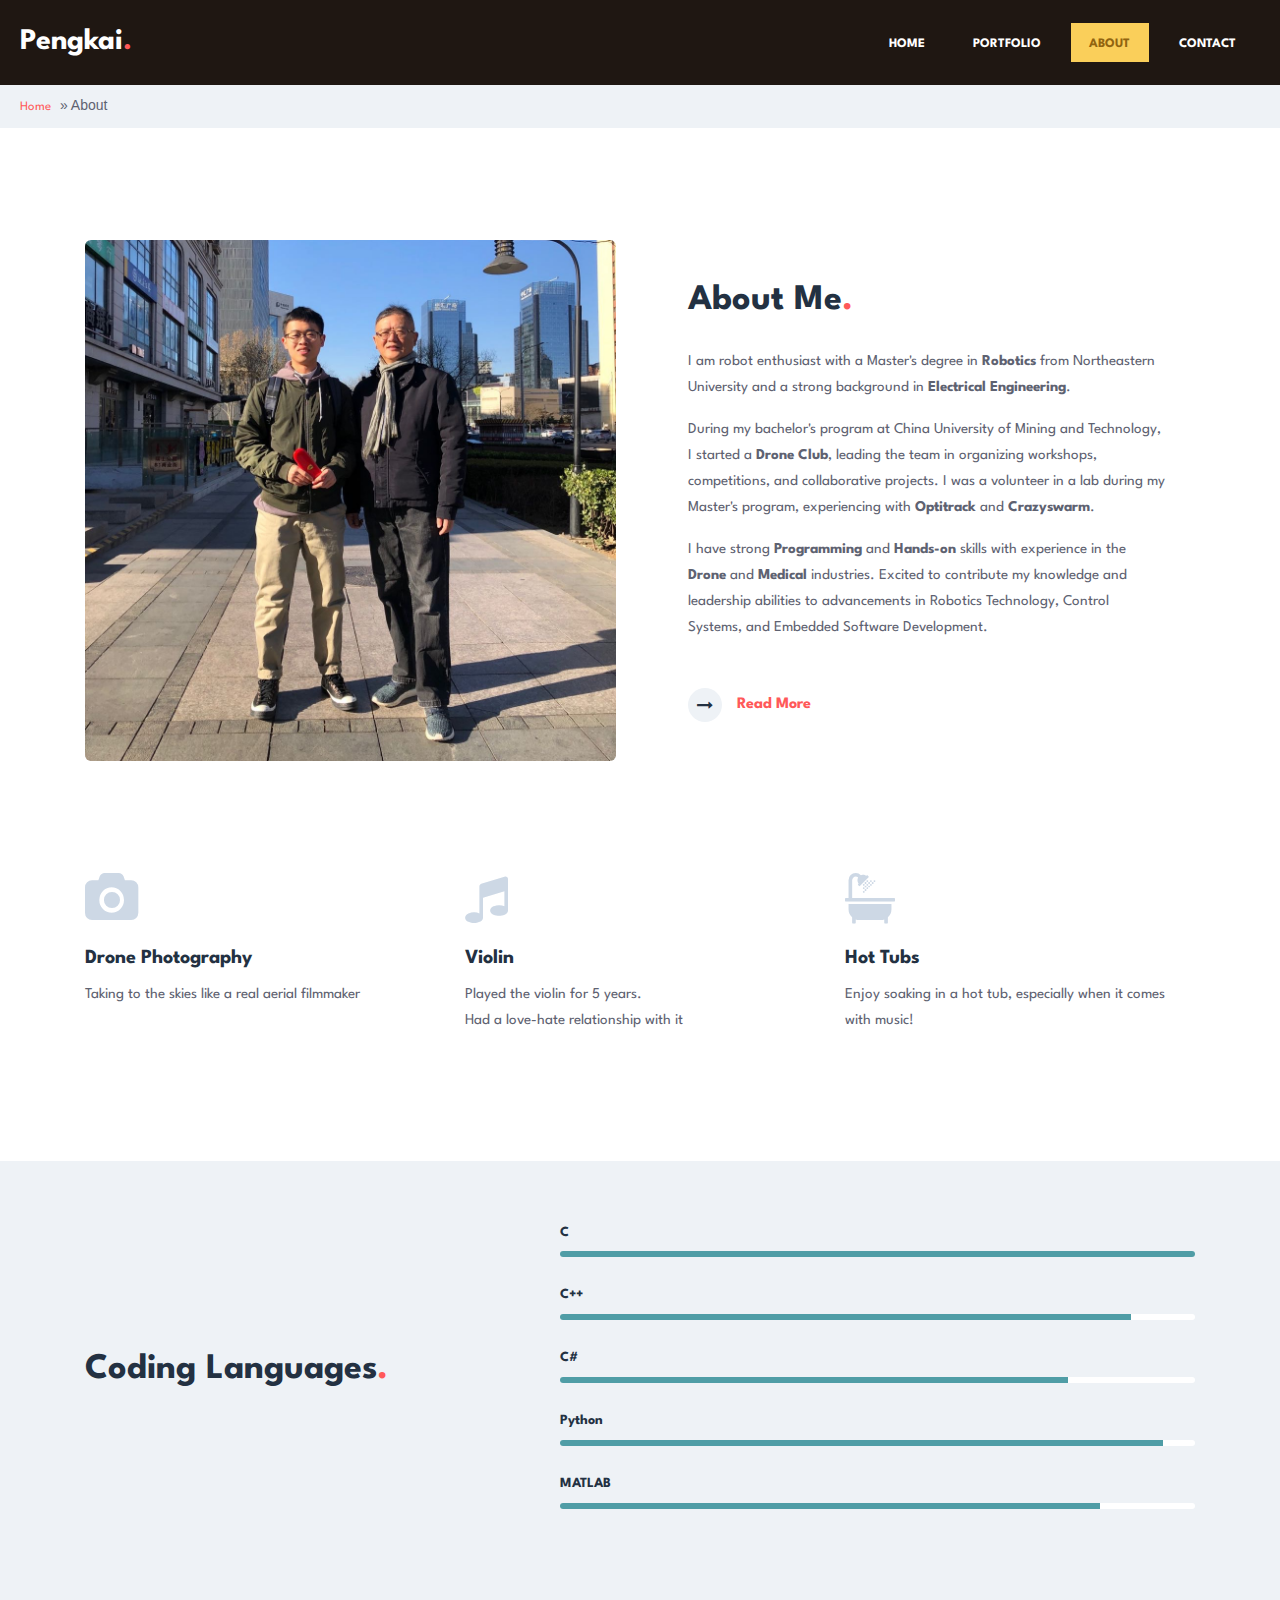
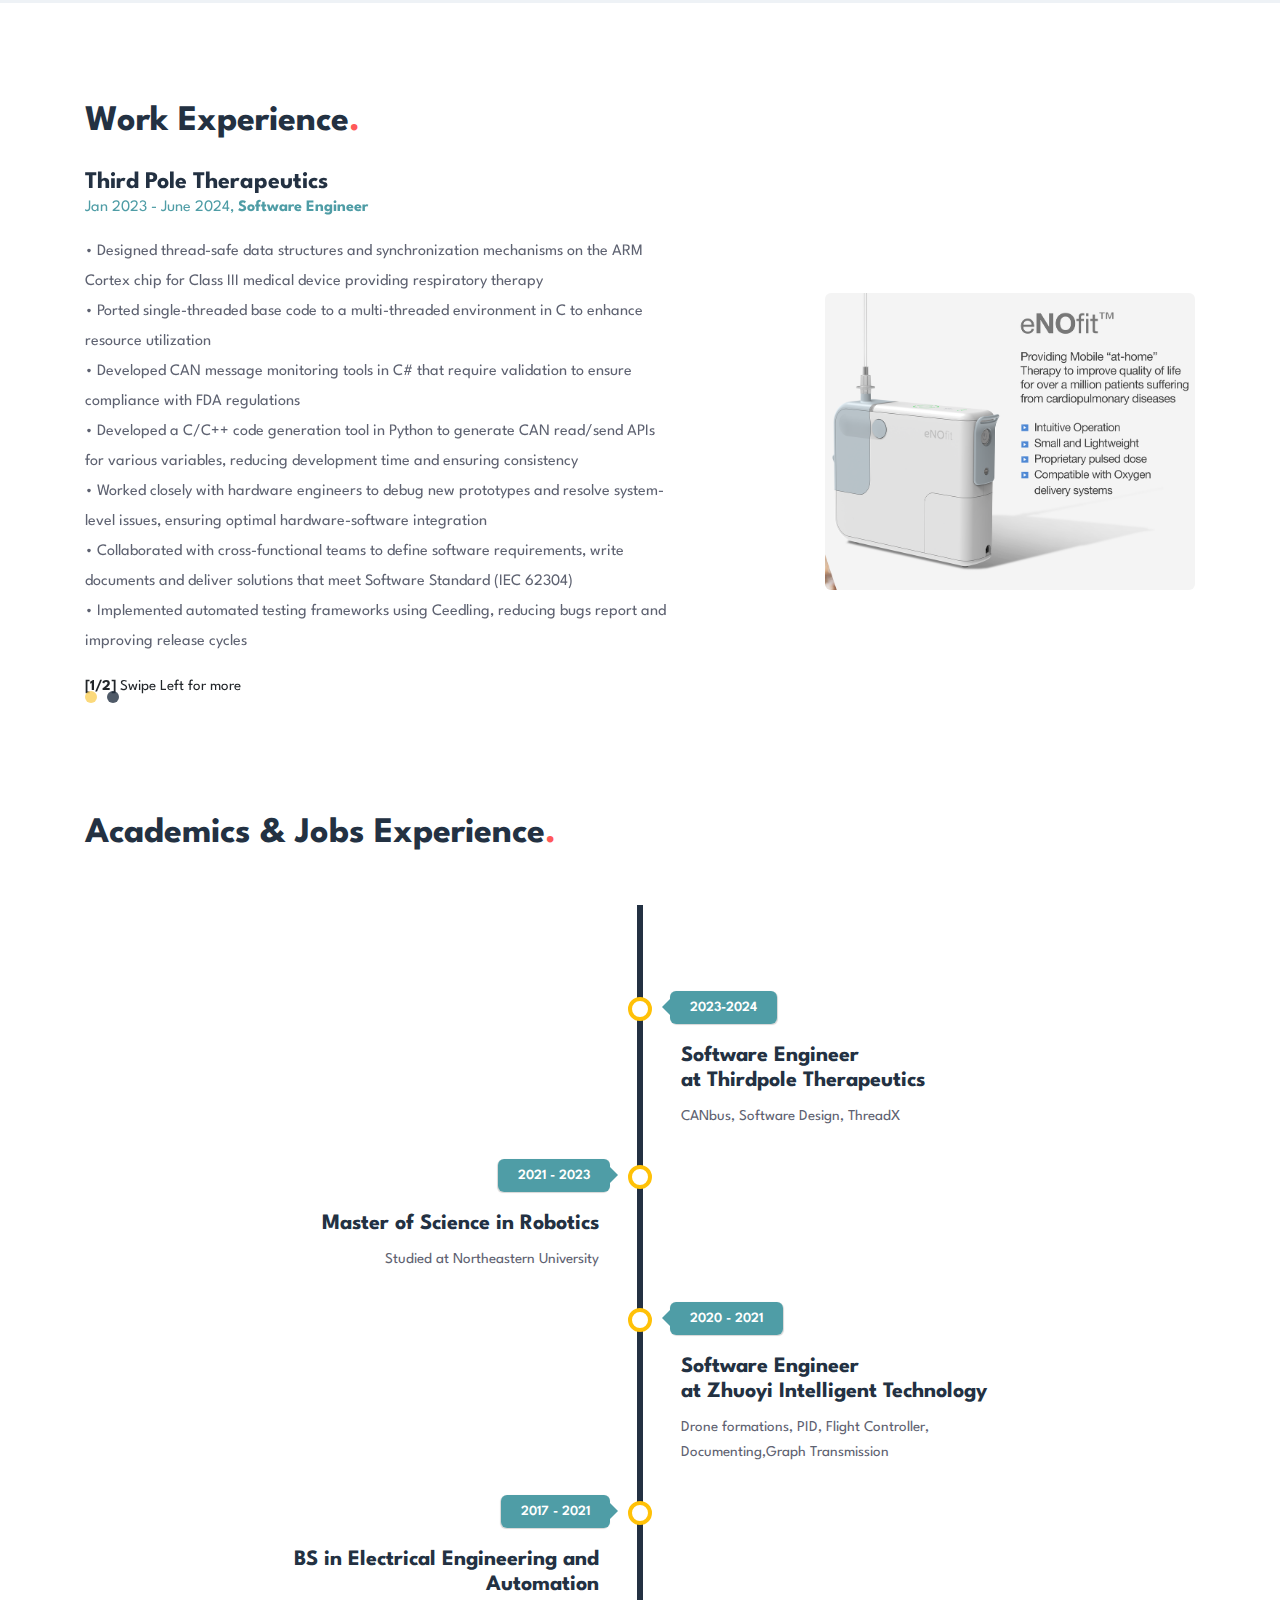
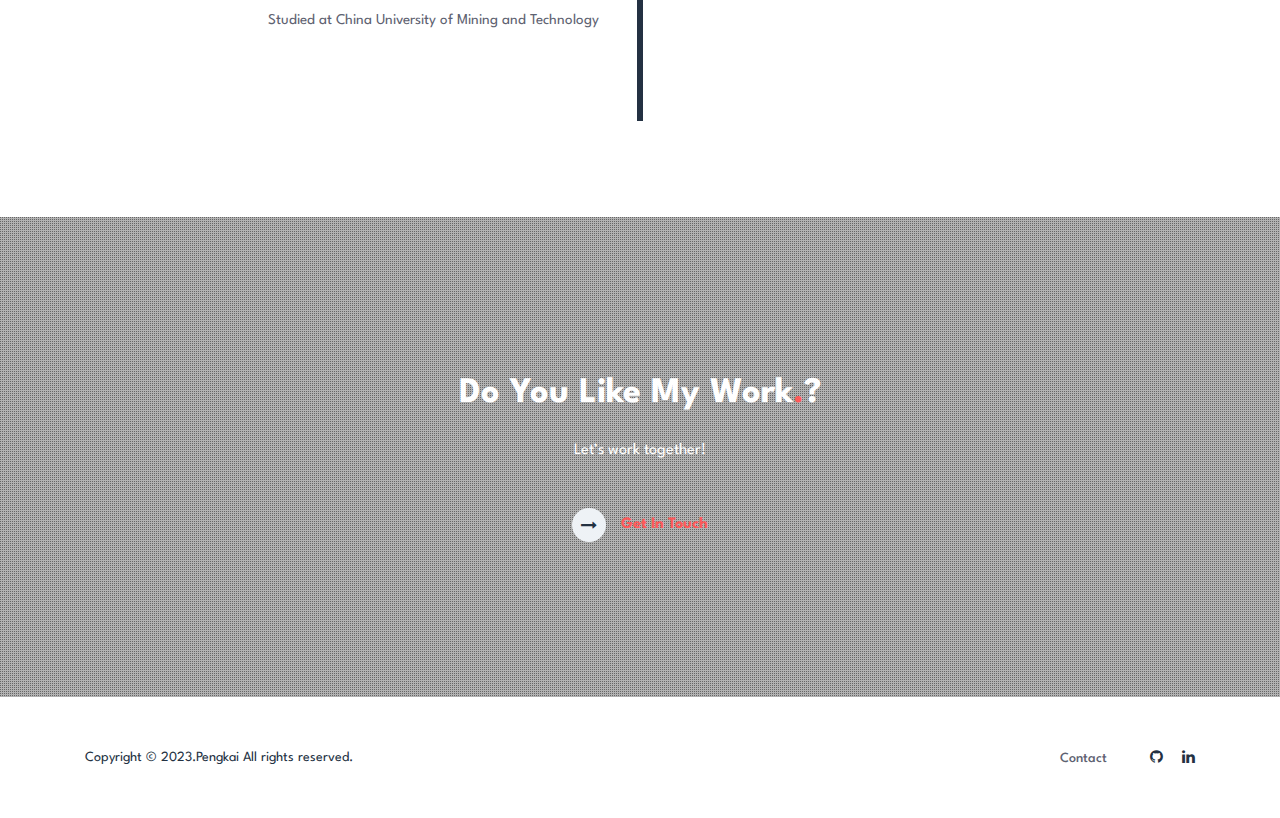
<file: about.html>
<!doctype html>
<html lang="zxx">

<head>
  <!-- Required meta tags -->
  <meta charset="utf-8">
  <meta name="viewport" content="width=device-width, initial-scale=1, shrink-to-fit=no">
  <title>About</title>
  <!-- Template CSS -->
  <link rel="stylesheet" href="assets/css/style-starter.css">
  <!-- Template CSS -->
  <link href="http://fonts.googleapis.com/css?family=Spartan:400,500,600,700,900&display=swap" rel="stylesheet">
  <!-- Template CSS -->

</head>

<!-- Google tag (gtag.js) -->
<script async src="https://www.googletagmanager.com/gtag/js?id=G-RBT4T8R3SP"></script>
<script>
  window.dataLayer = window.dataLayer || [];
  function gtag(){dataLayer.push(arguments);}
  gtag('js', new Date());

  gtag('config', 'G-RBT4T8R3SP');
</script>

<body>
<section class="w3l-banner-main w3l-inner-page-main">
  <div class="breadcrumb-infhny">
    <header id="site-header" class="header-top">
      <nav class="navbar navbar-expand-lg shift " id="header">
        <a class="navbar-brand" href="index.html">
          Pengkai<span class="dot-1">.</span>
        </a>
        <button class="navbar-toggler bg-gradient" type="button" data-toggle="collapse"
          data-target="#navbarTogglerDemo02" aria-controls="navbarTogglerDemo02" aria-expanded="false"
          aria-label="Toggle navigation"><span class="navbar-toggler-icon fa fa-bars"> </span>
        </button>

        <div class="collapse navbar-collapse" id="navbarTogglerDemo02">
          <ul class="navbar-nav ml-auto">
            <li class="nav-item">
              <a class="nav-link" href="index.html">Home <span class="sr-only">(current)</span></a>
            </li>
			<li class="nav-item">
				<a class="nav-link effect-3" href="portfolio.html">Portfolio</a>
			  </li>
            <li class="nav-item active">
              <a class="nav-link effect-3" href="about.html">About</a>
            </li>
          
            <li class="nav-item">
              <a class="nav-link effect-3" href="contact.html">Contact</a>
            </li>
          </ul>

        </div>
      </nav>
    </header>

  </div>
  <nav id="breadcrumbs" class="breadcrumbs">
    <div class="page-wrapper">
      <a href="index.html">Home</a> » <span class="breadcrumb_last" aria-current="page">About</span></div>
  </nav>
</section>

<section class="w3l-content-w-photo-6" id="about">
	<!-- /content-grids-->
	<div class="content-photo-info py-5">
		<div class="container py-lg-3">
			<!-- /row-->
			<div class="content-photo-grids row mt-lg-5 mt-4">
				<div class="photo-6-inf-left col-lg-6 pr-lg-4">
					<img src="assets/images/ab.jpg" class="img-fluid" alt="">
				</div>
				<div class="photo-6-inf-right col-lg-6 text-left pl-lg-5">

					<h3 class="hny-title">
						About Me<span class="dot-1">.</span></h3>
					<p>I am robot enthusiast with a Master's degree in <b>Robotics</b> from Northeastern University and 
						a strong background in <b>Electrical Engineering</b>. </p>
					<p>During my bachelor's program at China University of Mining and Technology, I started a <b>Drone Club</b>, 
						leading the team in organizing workshops, competitions, and collaborative projects. I was a volunteer in a lab during my Master's program, experiencing with <b>Optitrack</b> and <b>Crazyswarm</b>. </p>
					<p>I have strong <b>Programming</b> and <b>Hands-on</b> skills with experience in the <b>Drone</b> and <b>Medical</b> industries. 
						Excited to contribute my knowledge and leadership abilities to advancements in Robotics Technology, Control Systems, and Embedded Software Development.</p>
					
					<div class="read-more mt-lg-5 mt-4">
						<a href="about.html" class="read-more">
							<span class="more_icon fa fa-long-arrow-right"></span>
							<span class="more_text">Read More</span>
						</a>
					</div>
				</div>
			</div>
			<!-- //row-->
			<!-- /row-->
			<div class="about-content-grids row py-lg-5 py-4 mt-lg-5 mt-4">
				<div class="col-lg-4 col-md-6 about-gd mt-3">
					<div class="about-gd-inn">
						<span class="fa fa-camera icon-fea1" aria-hidden="true"></span>
						<h5><a href="#URL">Drone Photography</a></h5>
						<p>Taking to the skies like a real aerial filmmaker</p>

					</div>
				</div>
				<div class="col-lg-4 col-md-6 about-gd mt-3">
					<div class="about-gd-inn">
						<span class="fa fa-music icon-fea1" aria-hidden="true"></span>
						<h5><a href="#URL">Violin</a></h5>
						<p> Played the violin for 5 years.<br>Had a love-hate relationship with it</p>

					</div>
				</div>
				<div class="col-lg-4 col-md-6 about-gd mt-3">
					<div class="about-gd-inn">
						<span class="fa fa-bath icon-fea1" aria-hidden="true"></span>
						<h5><a href="#URL">Hot Tubs</a></h5>
						<p>Enjoy soaking in a hot tub, especially when it comes with music!</p>

					</div>
				</div>

			</div>
			<!-- //row-->

		</div>
	</div>
</section>
<!-- //content-grids-->

<section class="w3l-content-6">
	<!-- /content-6-section -->
	  <div class="content-6-mian py-5">
			 <div class="container py-lg-3">
					 <div class="content-info-in row">
							 <div class="content-gd col-lg-5">
								<h3 class="hny-title">coding languages<span class="dot-1">.</span>
							 </div>
							 <div class="content-gd col-lg-7">
								<div class="progress-info">
									<h6 class="progress-tittle">C</h6>
									<div class="progress">
										<div class="progress-bar progress-bar-striped" role="progressbar" style="width: 100%" aria-valuenow="100" aria-valuemin="0" aria-valuemax="100">
										</div>
									</div>
								</div>
								<div class="progress-info">
									<h6 class="progress-tittle">C++
									</h6>
									<div class="progress">
										<div class="progress-bar progress-bar-striped" role="progressbar" style="width: 90%" aria-valuenow="90" aria-valuemin="0" aria-valuemax="100">
										</div>
									</div>
								</div>
								<div class="progress-info">
									<h6 class="progress-tittle">C#</h6>
									<div class="progress">
										<div class="progress-bar progress-bar-striped" role="progressbar" style="width: 80%" aria-valuenow="80" aria-valuemin="0" aria-valuemax="100">
										</div>
									</div>
								</div>
								<div class="progress-info">
									<h6 class="progress-tittle">Python</h6>
									<div class="progress">
										<div class="progress-bar progress-bar-striped" role="progressbar" style="width: 95%" aria-valuenow="85" aria-valuemin="0" aria-valuemax="100">
										</div>
									</div>
								</div>
								<div class="progress-info">
									<h6 class="progress-tittle">MATLAB</h6>
									<div class="progress">
										<div class="progress-bar progress-bar-striped" role="progressbar" style="width: 85%" aria-valuenow="85" aria-valuemin="0" aria-valuemax="100">
										</div>
									</div>
								</div>
							 </div>
					 </div>
				 </div>
			 </div>
	 </section>
   <!-- //content-6-section -->
<!-- //about-grids-->

   <!-- My Work process -->
<section class="w3l-customers-6">
	<!--/customers -->
	<div class="customers-6-infhny mt-5">
		<div class="container py-lg-5">
			<h3 class="hny-title">Work Experience<span class="dot-1">.</span></h3>
			<!--/customers -->
			<div id="owl-demo2" class="owl-carousel owl-theme">
				<!--/slide1-->
				<div class="item">
					<div class="teastimonials-content">
						<div class="teastimonials-left">
								<div class="teasti-innf">
										<p class="overview"><b>Third Pole Therapeutics</b><span class="city">Jan 2023 - June 2024, <b>Software Engineer</b></span></p>
										<p class="testimonial">• Designed thread-safe data structures and synchronization mechanisms on the ARM Cortex chip for Class III medical device providing respiratory therapy<br>
											• Ported single-threaded base code to a multi-threaded environment in C to enhance resource utilization<br>
											• Developed CAN message monitoring tools in C# that require validation to ensure compliance with FDA regulations<br>
											• Developed a C/C++ code generation tool in Python to generate CAN read/send APIs for various variables, reducing development time and ensuring consistency<br>
											• Worked closely with hardware engineers to debug new prototypes and resolve system-level issues, ensuring optimal hardware-software integration<br>
											• Collaborated with cross-functional teams to define software requirements, write documents and deliver solutions that meet Software Standard (IEC 62304)<br>
											• Implemented automated testing frameworks using Ceedling, reducing bugs report and improving release cycles<br>
										</p>
										<p> <b>[1/2]</b> Swipe Left for more</p>

										
								</div>
						</div>
						<div class="teastimonials-right">
								<img
								src="assets/images/eNOfit1.png" class="img-fluid" alt="">
						</div>
					</div>
				</div>
				<!--//slide1-->
				<!--/slide1-->
				<div class="item">
					<div class="teastimonials-content">
						<div class="teastimonials-left">
								<div class="teasti-innf">
										<p class="overview"><b>Zhuoyi Intelligent Technology</b><span class="city">May 2020 - Aug 2021, <b>Software Engineer</b></span></p>
										<p class="testimonial">• Designed the paths for up to 24 drones using MATLAB to fly in formation<br>
											• Analyzed drones’ logs to tune the PID controller of each drone to increase the flying speed and safety margin<br>
											• Developed and maintained flight control systems using C/C++ and Simulink, enhancing drone performance and safety<br>
											• Developed graph transmission modules in Python and C++ to have the 1st views of drones in the ground control<br>
											• Implemented End-to-End Test Automation to ensure stable flight performance, enhancing product quality assurance
										</p>
											<p> <br><br><b>[2/2]</b></p>
								</div>
						</div>
						<div class="teastimonials-right">
								<img
								src="assets/images/drones3.jpg" class="img-fluid" alt="">
						</div>
					</div>
				</div>
				<!--//slide1-->
				<!--/slide1-->
				<!-- <div class="item">
					<div class="teastimonials-content">
						<div class="teastimonials-left">
							<div class="teasti-innf">
									<p class="overview"><b>Antonio Daniel </b><span class="city">Company Exp.</span></p>
									<p class="testimonial">Lorem ipsum dolor sit amet,Ea consequuntur illum facere aperiam sequi optio consectetur.Vivamus a ligula quam. Ut blandit eu leo non suscipit. Duis feugiat tortor sed.Nulla quis lorem neque, mattis venenatis lectus.</p>
							</div>		
						</div>
						<div class="teastimonials-right">
								<img src="assets/images/team1.jpg" class="img-fluid" alt="">
								
						</div>
					</div>
				</div> -->
				<!--//slide1-->

			</div>
			<!--//customers -->
		</div>
</section>

<!-- /experience-education--->
<section class="w3l-timeline-content-6">
	<div class="timeline-content-6 mb-5">
	    <div class="container py-lg-5">
			<h3 class="hny-title">Academics & Jobs Experience<span class="dot-1">.</span></h3>
				<ul class="timeline mt-lg-5 mt-4">
						<!-- Item 1 -->
						<li>
							<div class="direction-r">
								<div class="flag-wrapper">
									<span class="flag">2023-2024</span>
									<span class="time-wrapper"><span class="time">2023-2024</span></span>
								</div>
								<div class="desc">
										<span class="title">Software Engineer<br>at Thirdpole Therapeutics</span>
										CANbus, Software Design, ThreadX</div>
							</div>
						</li>
				
						<!-- Item 2 -->
						<li>
							<div class="direction-l">
								<div class="flag-wrapper">
									<span class="flag">2021 - 2023</span>
									<span class="time-wrapper"><span class="time">2021 - 2023</span></span>
								</div>
								<div class="desc">
										<span class="title">Master of Science in Robotics</span> 
										Studied at Northeastern University</div>
						</li>
				
						<!-- Item 3 -->
						<li>
							<div class="direction-r">
								<div class="flag-wrapper">
									<span class="flag">2020 - 2021</span>
									<span class="time-wrapper"><span class="time">2020 - 2021</span></span>
								</div>
								<div class="desc">
										<span class="title">Software Engineer<br>at Zhuoyi Intelligent Technology</span> 
										Drone formations, PID, Flight Controller,<br>
										Documenting,Graph Transmission</div>
						</li>
				
						<!-- Item 4 -->
						<li>
							<div class="direction-l">
								<div class="flag-wrapper">
									<span class="flag">2017 - 2021</span>
									<span class="time-wrapper"><span class="time">2017 - 2021</span></span>
								</div>
								<div class="desc">
										<span class="title">BS in Electrical Engineering and Automation</span> 
										Studied at China University of Mining and Technology</div>
						</li>
				
				
						
					</ul>
		</div>
	</div>
</section>
<!-- //experience-education--->
    <!--/w3l-download-main-->
    <section class="w3l-download-main">
    	<!--/download-->
    	<div class="download-content text-center">
    		<div class="layer-2 py-5">
    			<div class="container py-lg-3">
    				<h3 class="hny-title two">Do you like my work<span class="dot-1">.</span>?</h3>
    				<h6>Let’s work together!</h6>
    				<div class="read-more mt-lg-5 mt-4">
    					<a href="contact.html" class="read-more">
    						<span class="more_icon fa fa-long-arrow-right"></span>
    						<span class="more_text">Get In Touch</span>
    					</a>
    				</div>
    			</div>
    		</div>
    	</div>
    	</div>
    	<!--//download-->
    </section>
    <!--//w3l-download-main-->
<!-- footer -->
<footer class="w3l-footer-16">
    <div class="footer-content py-lg-5 py-4 text-center">
        <div class="container">
            <div class="row copy-right">
                <div class="col-lg-6 footer-left text-lg-left text-center">
                    <h6>Copyright &copy; 2023.Pengkai All rights reserved.</h6>
                </div>
                <div class="col-lg-6 footer-right text-lg-right text-center">
                    <ul class="footer-gd-16">
                        <!-- <li><a href="#">Terms</a></li>
                        <li><a href="#">Support</a></li>
                        <li><a href="#">Privacy</a></li> -->
                        <li><a href="contact.html">Contact</a></li>
                    </ul>
                    <div class="share-icons-footer ml-lg-4">
                        <a href="https://github.com/LPKPK" target="_blank"><span class="fa fa-github"></span></a>
                        <!-- <a href="#"><span class="fa fa-twitter"></span></a> -->
                        <a href="https://www.linkedin.com/in/pengkai-lyu-27771a1a4/" target="_blank"><span class="fa fa-linkedin"></span></a>
                    </div>
                </div>
            </div>
            <button onclick="topFunction()" id="movetop" title="Go to top">
                <span class="fa fa-angle-up"></span>
            </button>
        </div>
    </div>

    <!-- move top -->
    <script>
        // When the user scrolls down 20px from the top of the document, show the button
        window.onscroll = function () {
            scrollFunction()
        };

        function scrollFunction() {
            if (document.body.scrollTop > 20 || document.documentElement.scrollTop > 20) {
                document.getElementById("movetop").style.display = "block";
            } else {
                document.getElementById("movetop").style.display = "none";
            }
        }

        // When the user clicks on the button, scroll to the top of the document
        function topFunction() {
            document.body.scrollTop = 0;
            document.documentElement.scrollTop = 0;
        }
    </script>
    <!-- //move top -->
    <script>
        $(function () {
            $('.navbar-toggler').click(function () {
                $('body').toggleClass('noscroll');
            })
        });
    </script>
</footer>
<!-- //footer -->
</body>

</html>

<script src="assets/js/jquery-3.3.1.min.js"></script>
<!-- disable body scroll which navbar is in active -->
<script>
  $(function () {
    $('.navbar-toggler').click(function () {
      $('body').toggleClass('noscroll');
    })
  });
</script>
<!--/MENU-JS-->
<script>

  $(window).on("scroll", function() {
    var scroll = $(window).scrollTop();

    if (scroll >= 80) {
      $("#site-header").addClass("nav-fixed");
    } else {
      $("#site-header").removeClass("nav-fixed");
    }
  });

  //Main navigation Active Class Add Remove
  $(".navbar-toggler").on("click", function() {
    $("header").toggleClass("active");
  });
  $(document).on("ready", function() {
    if ($(window).width() > 991) {
      $("header").removeClass("active");
    }
    $(window).on("resize", function() {
      if ($(window).width() > 991) {
        $("header").removeClass("active");
      }
    });
  });
</script>
<!--//MENU-JS-->

<!-- //typig-text-->
<!-- for blog carousel slider -->
<script src="assets/js/owl.carousel1.js"></script>
<script>
  $(document).ready(function () {
    $("#owl-demo2").owlCarousel({
      items:1,
		        lazyLoad : true,
		        autoPlay : true,
		        navigation : false,
			    navigationText : ["",""],
			    rewindNav : false,
			    scrollPerPage :true,
			    pagination : false,
    			paginationNumbers: false,
      
    })
  })
</script>


<!-- //for blog carousel slider -->
<!-- jQuery-Photo-filter-lightbox-portfolio-plugin -->
<script src="assets/js/jquery-1.7.2.js"></script>
<script src="assets/js/jquery.quicksand.js"></script>
<script src="assets/js/script.js"></script>
<script src="assets/js/jquery.prettyPhoto.js"></script>
<!-- //jQuery-Photo-filter-lightbox-portfolio-plugin -->

<script src="assets/js/bootstrap.min.js"></script>

<!-- disable body scroll which navbar is in active -->
<!-- //jQuery-Photo-filter-lightbox-portfolio-plugin -->
<script src="assets/js/bootstrap.min.js"></script>
</file>
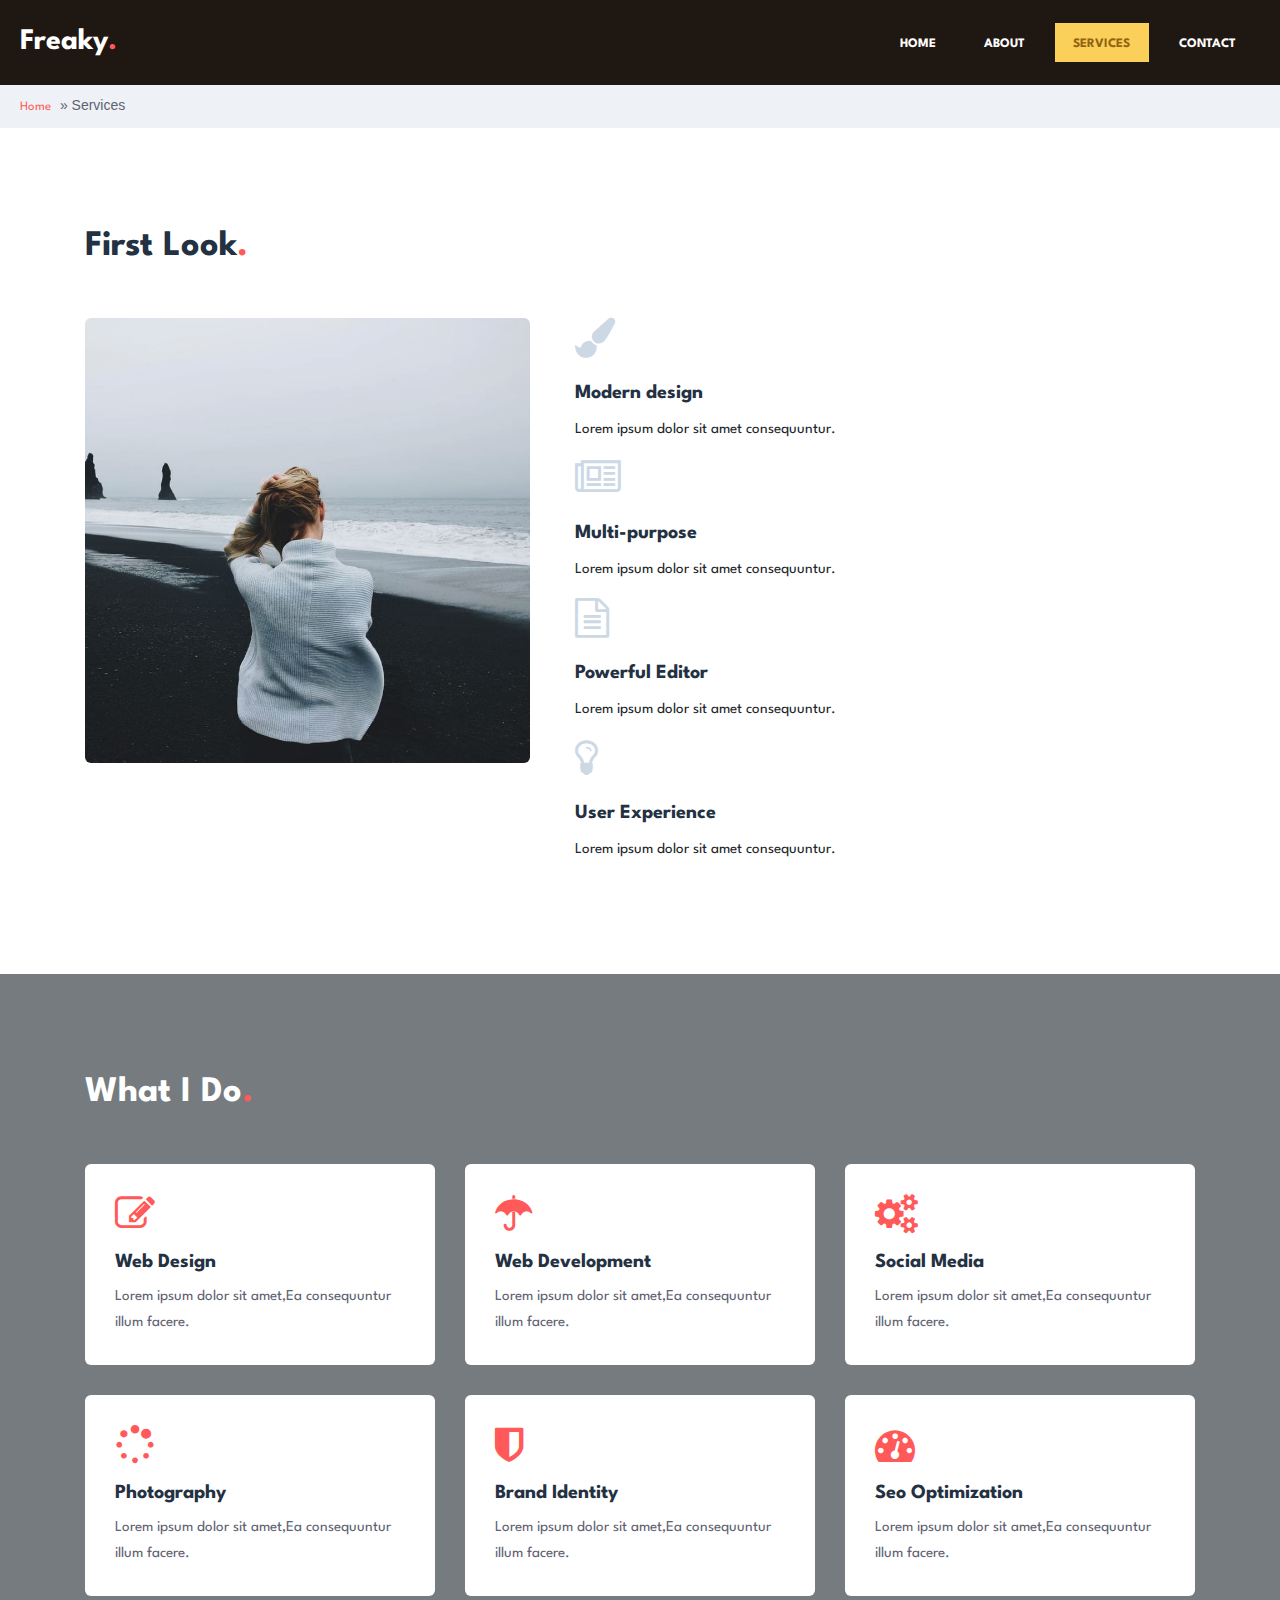
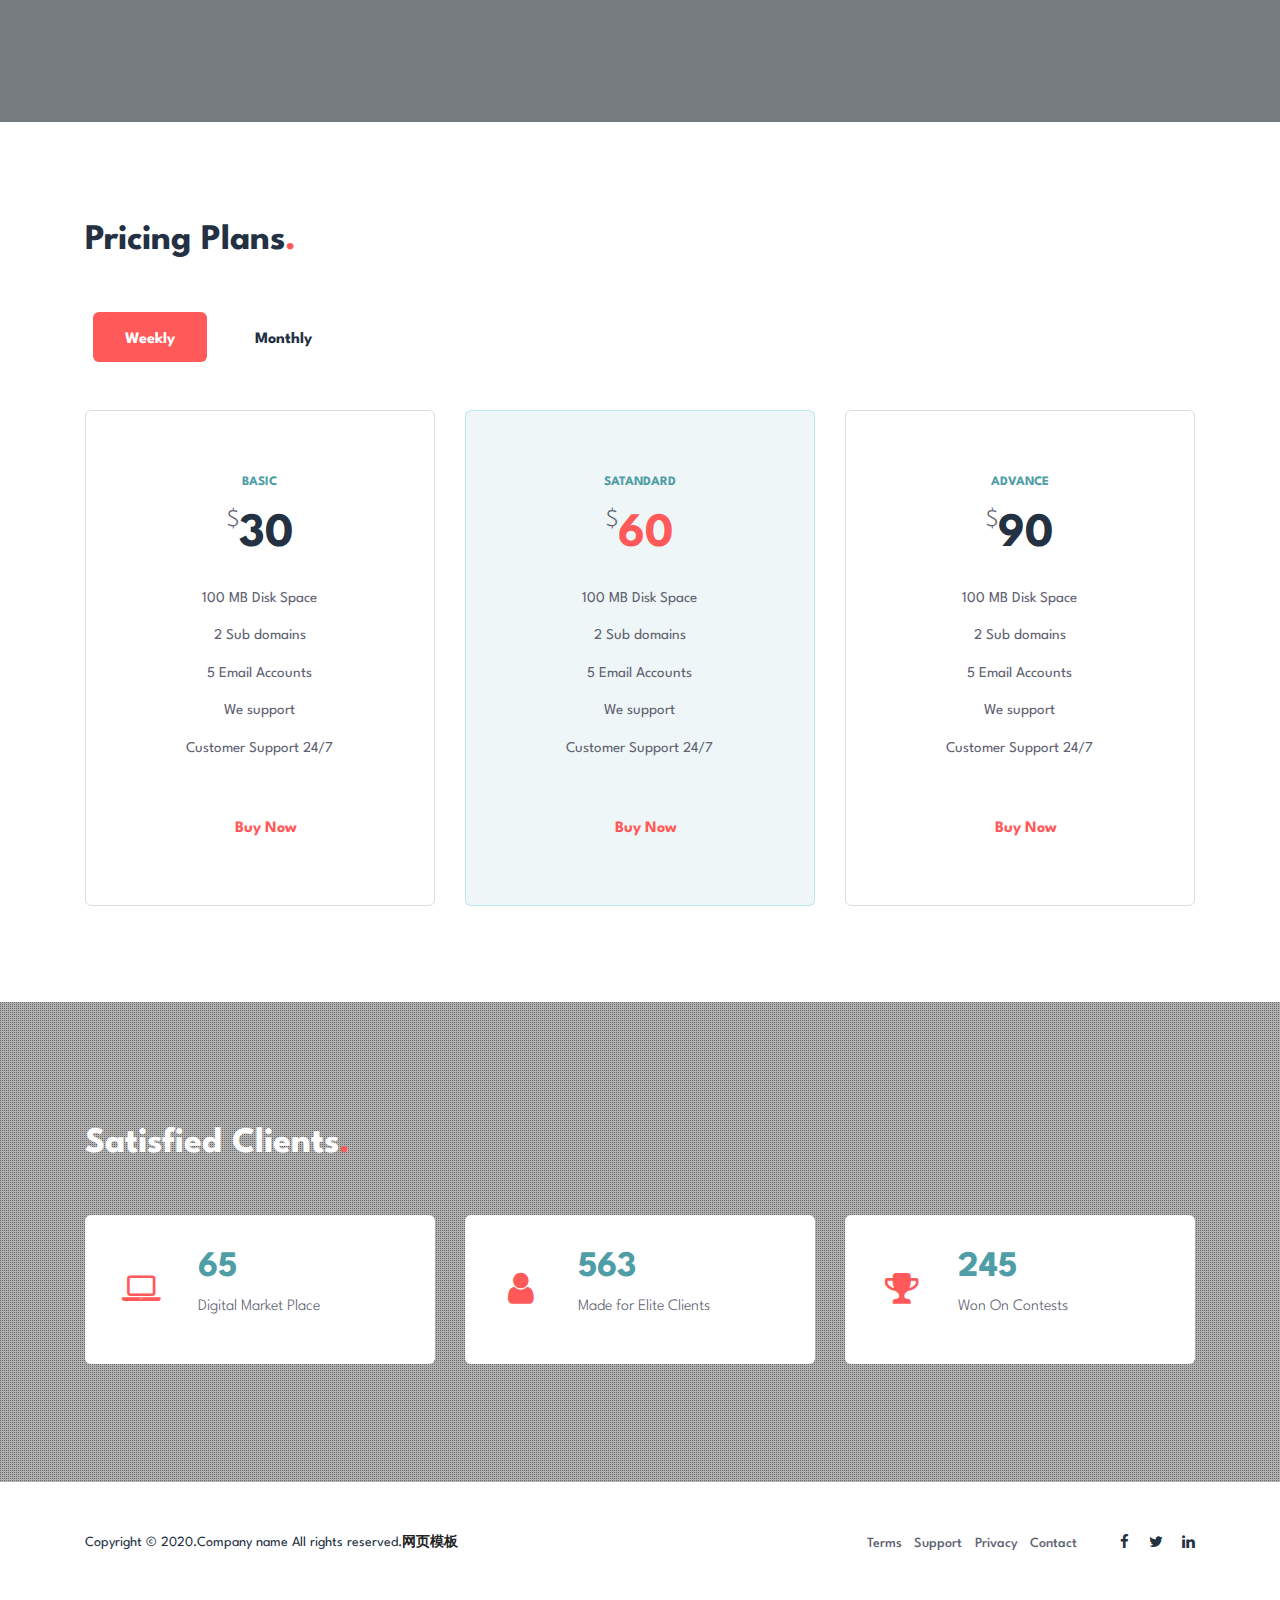
<file: services.html>
<!doctype html>
<html lang="zxx">

<head>
	<!-- Required meta tags -->
	<meta charset="utf-8">
	<meta name="viewport" content="width=device-width, initial-scale=1, shrink-to-fit=no">
	<title>Services</title>
	<!-- Template CSS -->
	<link rel="stylesheet" href="assets/css/style-starter.css">
	<!-- Template CSS -->
	<link href="http://fonts.googleapis.com/css?family=Spartan:400,500,600,700,900&display=swap" rel="stylesheet">
	<!-- Template CSS -->

</head>

<body>
	<section class="w3l-banner-main w3l-inner-page-main">
		<div class="breadcrumb-infhny">
			<header id="site-header" class="header-top">
				<nav class="navbar navbar-expand-lg shift " id="header">
					<a class="navbar-brand" href="index.html">
						Freaky<span class="dot-1">.</span>
					</a>
					<button class="navbar-toggler bg-gradient" type="button" data-toggle="collapse"
						data-target="#navbarTogglerDemo02" aria-controls="navbarTogglerDemo02" aria-expanded="false"
						aria-label="Toggle navigation"><span class="navbar-toggler-icon fa fa-bars"> </span>
					</button>

					<div class="collapse navbar-collapse" id="navbarTogglerDemo02">
						<ul class="navbar-nav ml-auto">
							<li class="nav-item">
								<a class="nav-link" href="index.html">Home <span class="sr-only">(current)</span></a>
							</li>
							<li class="nav-item">
								<a class="nav-link effect-3" href="about.html">About</a>
							</li>
							<li class="nav-item active">
								<a class="nav-link effect-3" href="services.html">Services</a>
							</li>
					
							<li class="nav-item">
								<a class="nav-link effect-3" href="contact.html">Contact</a>
							</li>
						</ul>

					</div>
				</nav>
			</header>

		</div>
		<nav id="breadcrumbs" class="breadcrumbs">
			<div class="page-wrapper">
				<a href="#">Home</a> » <span class="breadcrumb_last" aria-current="page">Services</span></div>
		</nav>
	</section>
	<section class="w3l-services-6-main">
		<div class="services-6 py-5">
			<div class="container py-lg-5">

				<h3 class="hny-title">First Look<span class="dot-1">.</span></h3>
				<div class="row story-6-grids text-left mt-lg-5 mt-4">
					<div class="col-lg-5 story-gd-left">
						<img src="assets/images/serve.jpg" class="img-fluid" alt="">
					</div>
					<div class="col-lg-7 story-gd-right">
						<div class="serve-6-hny">
							<div class="serve-6-hny-icon">
								<span class="fa fa-paint-brush"></span>
							</div>
							<div class="serve-6-hny-info">
								<h6><a href="#">Modern design</a></h6>
								<p>Lorem ipsum dolor sit amet consequuntur.</p>
							</div>

						</div>
						<div class="serve-6-hny">
							<div class="serve-6-hny-icon">
								<span class="fa fa-newspaper-o"></span>
							</div>
							<div class="serve-6-hny-info">
								<h6><a href="#">Multi-purpose</a></h6>
								<p>Lorem ipsum dolor sit amet consequuntur.</p>
							</div>

						</div>
						<div class="serve-6-hny">
							<div class="serve-6-hny-icon">
								<span class="fa fa-file-text-o"></span>
							</div>
							<div class="serve-6-hny-info">
								<h6><a href="#">Powerful Editor</a></h6>
								<p>Lorem ipsum dolor sit amet consequuntur.</p>
							</div>

						</div>
						<div class="serve-6-hny">
							<div class="serve-6-hny-icon">
								<span class="fa fa-lightbulb-o"></span>
							</div>
							<div class="serve-6-hny-info">
								<h6><a href="#">User Experience</a></h6>
								<p>Lorem ipsum dolor sit amet consequuntur.</p>
							</div>

						</div>
					</div>

				</div>

			</div>
		</div>
		</div>
	</section>
	<!-- head -->
		<section class="features-4">
			<div class="features4-block py-5">
				<div class="container py-lg-5">
					<h3 class="hny-title two">What I Do<span class="dot-1">.</span></h3>

					<div class="features4-grids text-left row mt-5">
						<div class="col-lg-4 col-md-6 features4-grid">
							<div class="features4-grid-inn">
								<span class="fa fa-pencil-square-o icon-fea4" aria-hidden="true"></span>
								<h5><a href="#URL">Web Design</a></h5>
								<p>Lorem ipsum dolor sit amet,Ea consequuntur illum facere.</p>

							</div>
						</div>
						<div class="col-lg-4 col-md-6 features4-grid">
							<div class="features4-grid-inn">
								<span class="fa fa-umbrella icon-fea4" aria-hidden="true"></span>
								<h5><a href="#URL">Web Development</a></h5>
								<p>Lorem ipsum dolor sit amet,Ea consequuntur illum facere.</p>

							</div>
						</div>
						<div class="col-lg-4 col-md-6 features4-grid third">
							<div class="features4-grid-inn">
								<span class="fa fa-cogs icon-fea4" aria-hidden="true"></span>
								<h5><a href="#URL">Social Media</a></h5>
								<p>Lorem ipsum dolor sit amet,Ea consequuntur illum facere.</p>

							</div>
						</div>
						<div class="col-lg-4 col-md-6 features4-grid">
							<div class="features4-grid-inn">
								<span class="fa fa-spinner icon-fea4" aria-hidden="true"></span>
								<h5><a href="#URL">Photography</a></h5>
								<p>Lorem ipsum dolor sit amet,Ea consequuntur illum facere.</p>

							</div>
						</div>
						<div class="col-lg-4 col-md-6 features4-grid">
							<div class="features4-grid-inn">
								<span class="fa fa-shield icon-fea4" aria-hidden="true"></span>
								<h5><a href="#URL">Brand Identity</a></h5>
								<p>Lorem ipsum dolor sit amet,Ea consequuntur illum facere.</p>

							</div>
						</div>
						<div class="col-lg-4 col-md-6 features4-grid third">
							<div class="features4-grid-inn">
								<span class="fa fa-tachometer icon-fea4" aria-hidden="true"></span>
								<h5><a href="#URL">Seo Optimization</a></h5>
								<p>Lorem ipsum dolor sit amet,Ea consequuntur illum facere.</p>

							</div>
						</div>
					</div>
				</div>
			</div>
	</div>
	</section>
	<!-- features-4 -->
	<section class="w3l-pricing-12-main">
		<!-- /pricing -->
		<div class="content-12-price text-left py-5">
			<div class="container py-lg-5">

				<h3 class="hny-title">Pricing Plans<span class="dot-1">.</span></h3>
				<div class="price-right mt-lg-5 mt-4">
					<div class="tabs">
						<ul class="nav nav-pills my-md-5 my-3" id="pills-tab" role="tablist">
							<li class="nav-item">
								<a class="nav-link active" id="pills-home-tab" data-toggle="pill" href="#pills-home"
									role="tab" aria-controls="pills-home" aria-selected="true">Weekly</a>
							</li>
							<li class="nav-item">
								<a class="nav-link" id="pills-profile-tab" data-toggle="pill" href="#pills-profile"
									role="tab" aria-controls="pills-profile" aria-selected="false">Monthly</a>
							</li>

						</ul>
						<div class="tab-content" id="pills-tabContent">
							<div class="tab-pane fade show active" id="pills-home" role="tabpanel"
								aria-labelledby="pills-home-tab">
								<div class="menu-grids mt-4">
									<div class="row t-in">
										<div class="col-lg-4 col-md-6 price-main-info text-center">
											<div class="price-inner card box-shadow">

												<div class="card-body">
													<h4 class="text-uppercase mb-3">Basic</h4>
													<h5 class="card-title pricing-card-title">
														<span class="align-top">$</span>30

													</h5>
													<ul class="list-unstyled mt-3 mb-4">
														<li>100 MB Disk Space</li>
														<li>2 Sub domains</li>
														<li>5 Email Accounts</li>
														<li>We support</li>
														<li>Customer Support 24/7</li>
													</ul>
													<div class="read-more mt-lg-5 mt-4">
														<a href="contact.html" class="read-more">
															<span class="more_text">Buy Now</span>
														</a>
													</div>
												</div>
											</div>
										</div>
										<div class="col-lg-4 col-md-6 price-main-info text-center">
											<div class="price-inner card box-shadow active">

												<div class="card-body">
													<h4 class="text-uppercase mb-3">Satandard</h4>
													<h5 class="card-title pricing-card-title">
														<span class="align-top">$</span>60

													</h5>
													<ul class="list-unstyled mt-3 mb-4">
														<li>100 MB Disk Space</li>
														<li>2 Sub domains</li>
														<li>5 Email Accounts</li>
														<li>We support</li>
														<li>Customer Support 24/7</li>
													</ul>
													<div class="read-more mt-lg-5 mt-4">
														<a href="contact.html" class="read-more">
															<span class="more_text">Buy Now</span>
														</a>
													</div>
												</div>
											</div>
										</div>
										<div class="col-lg-4 col-md-6 price-main-info text-center">
											<div class="price-inner card box-shadow">

												<div class="card-body">
													<h4 class="text-uppercase mb-3">Advance</h4>
													<h5 class="card-title pricing-card-title">
														<span class="align-top">$</span>90

													</h5>
													<ul class="list-unstyled mt-3 mb-4">
														<li>100 MB Disk Space</li>
														<li>2 Sub domains</li>
														<li>5 Email Accounts</li>
														<li>We support</li>
														<li>Customer Support 24/7</li>
													</ul>
													<div class="read-more mt-lg-5 mt-4">
														<a href="contact.html" class="read-more">
															<span class="more_text">Buy Now</span>
														</a>
													</div>
												</div>
											</div>
										</div>
									</div>
								</div>
							</div>
							<div class="tab-pane fade" id="pills-profile" role="tabpanel"
								aria-labelledby="pills-profile-tab">
								<div class="menu-grids mt-4">
									<div class="row t-in">
										<div class="col-lg-4 col-md-6 price-main-info text-center">
											<div class="price-inner card box-shadow">

												<div class="card-body">
													<h4 class="text-uppercase mb-3">Basic</h4>
													<h5 class="card-title pricing-card-title">
														<span class="align-top">$</span>40

													</h5>
													<ul class="list-unstyled mt-3 mb-4">
														<li>100 MB Disk Space</li>
														<li>2 Sub domains</li>
														<li>5 Email Accounts</li>
														<li>We support</li>
														<li>Customer Support 24/7</li>
													</ul>
													<div class="read-more mt-lg-5 mt-4">
														<a href="contact.html" class="read-more">
															<span class="more_text">Buy Now</span>
														</a>
													</div>
												</div>
											</div>
										</div>
										<div class="col-lg-4 col-md-6 price-main-info text-center">
											<div class="price-inner card box-shadow active">

												<div class="card-body">
													<h4 class="text-uppercase mb-3">Satandard</h4>
													<h5 class="card-title pricing-card-title">
														<span class="align-top">$</span>70

													</h5>
													<ul class="list-unstyled mt-3 mb-4">
														<li>100 MB Disk Space</li>
														<li>2 Sub domains</li>
														<li>5 Email Accounts</li>
														<li>We support</li>
														<li>Customer Support 24/7</li>
													</ul>
													<div class="read-more mt-lg-5 mt-4">
														<a href="contact.html" class="read-more">
															<span class="more_text">Buy Now</span>
														</a>
													</div>
												</div>
											</div>
										</div>
										<div class="col-lg-4 col-md-6 price-main-info text-center">
											<div class="price-inner card box-shadow">

												<div class="card-body">
													<h4 class="text-uppercase mb-3">Advance</h4>
													<h5 class="card-title pricing-card-title">
														<span class="align-top">$</span>99

													</h5>
													<ul class="list-unstyled mt-3 mb-4">
														<li>100 MB Disk Space</li>
														<li>2 Sub domains</li>
														<li>5 Email Accounts</li>
														<li>We support</li>
														<li>Customer Support 24/7</li>
													</ul>
													<div class="read-more mt-lg-5 mt-4">
														<a href="contact.html" class="read-more">
															<span class="more_text">Buy Now</span>
														</a>
													</div>
												</div>
											</div>
										</div>
									</div>
								</div>
							</div>
						</div>
					</div>
				</div>
			</div>
	</section>
	<!-- //pricing -->
	<section class="w3l-satisfied-main">
		<!-- /specification-6-->
		<div class="satisfy-content">
			<div class="layer-3 py-5">
				<div class="container">
					<h3 class="hny-title two">Satisfied Clients<span class="dot-1">.</span></h3>
					<!--start-divice-scree-slider-->
					<div class="skill_info mt-lg-5 mt-4">
						<div class="stats_left">
							<div class="counter_grid">
								<div class="icon">
									<span class="fa fa-laptop" aria-hidden="true"></span>
								</div>
								<div class="icon_info">
									<p class="counter">65</p>
									<h3>Digital Market Place</h3>
								</div>
							</div>
						</div>
						<div class="stats_left">
							<div class="counter_grid">
								<div class="icon">
									<span class="fa fa-user" aria-hidden="true"></span>
								</div>
								<div class="icon_info">
									<p class="counter">563</p>
									<h3>Made for Elite Clients</h3>
								</div>
							</div>
						</div>
						<div class="stats_left">
							<div class="counter_grid">
								<div class="icon">
									<span class="fa fa-trophy" aria-hidden="true"></span>
								</div>
								<div class="icon_info">
									<p class="counter">245</p>
									<h3>Won On Contests</h3>
								</div>
							</div>
						</div>

					</div>

				</div>
			</div>
	</section>
	<!-- //specification-6-->
	<!-- footer -->
	<footer class="w3l-footer-16">
		<div class="footer-content py-lg-5 py-4 text-center">
			<div class="container">
				<div class="row copy-right">
					<div class="col-lg-6 footer-left text-lg-left text-center">
						<h6>Copyright &copy; 2020.Company name All rights reserved.<a target="_blank" href="http://sc.chinaz.com/moban/">&#x7F51;&#x9875;&#x6A21;&#x677F;</a></h6>
					</div>
					<div class="col-lg-6 footer-right text-lg-right text-center">
						<ul class="footer-gd-16">
							<li><a href="#">Terms</a></li>
							<li><a href="#">Support</a></li>
							<li><a href="#">Privacy</a></li>
							<li><a href="contact.html">Contact</a></li>
						</ul>
						<div class="share-icons-footer ml-lg-4">
							<a href="#"><span class="fa fa-facebook"></span></a>
							<a href="#"><span class="fa fa-twitter"></span></a>
							<a href="#"><span class="fa fa-linkedin"></span></a>
						</div>
					</div>
				</div>
				<button onclick="topFunction()" id="movetop" title="Go to top">
					<span class="fa fa-angle-up"></span>
				</button>
			</div>
		</div>

		<!-- move top -->
		<script>
			// When the user scrolls down 20px from the top of the document, show the button
			window.onscroll = function () {
				scrollFunction()
			};

			function scrollFunction() {
				if (document.body.scrollTop > 20 || document.documentElement.scrollTop > 20) {
					document.getElementById("movetop").style.display = "block";
				} else {
					document.getElementById("movetop").style.display = "none";
				}
			}

			// When the user clicks on the button, scroll to the top of the document
			function topFunction() {
				document.body.scrollTop = 0;
				document.documentElement.scrollTop = 0;
			}
		</script>
		<!-- //move top -->
		<script>
			$(function () {
				$('.navbar-toggler').click(function () {
					$('body').toggleClass('noscroll');
				})
			});
		</script>
	</footer>
	<!-- //footer -->
</body>

</html>

<script src="assets/js/jquery-3.3.1.min.js"></script>
<!-- disable body scroll which navbar is in active -->
<script>
	$(function () {
		$('.navbar-toggler').click(function () {
			$('body').toggleClass('noscroll');
		})
	});
</script>
<!--/MENU-JS-->
<script>
	$(window).on("scroll", function () {
		var scroll = $(window).scrollTop();

		if (scroll >= 80) {
			$("#site-header").addClass("nav-fixed");
		} else {
			$("#site-header").removeClass("nav-fixed");
		}
	});

	//Main navigation Active Class Add Remove
	$(".navbar-toggler").on("click", function () {
		$("header").toggleClass("active");
	});
	$(document).on("ready", function () {
		if ($(window).width() > 991) {
			$("header").removeClass("active");
		}
		$(window).on("resize", function () {
			if ($(window).width() > 991) {
				$("header").removeClass("active");
			}
		});
	});
</script>
<!--//MENU-JS-->
<!-- stats -->
<script src="assets/js/jquery.waypoints.min.js"></script>
<script src="assets/js/jquery.countup.js"></script>
<script>
	$('.counter').countUp();
</script>
<!-- //stats -->
<!-- disable body scroll which navbar is in active -->
<!-- //jQuery-Photo-filter-lightbox-portfolio-plugin -->
<script src="assets/js/bootstrap.min.js"></script>
</file>
<file: assets/css/style-starter.css>
@charset "UTF-8";

html {
  scroll-behavior: smooth;
}

h1,
h2,
h3,
h4,
h5,
h6 {
  font-family: 'Spartan', sans-serif;
  font-weight: 700;
}

body,
body a,
body li,
body p,
.btn,
input {
  font-family: 'Spartan', sans-serif;
}

body p {
  line-height: 26px;
  font-weight: 400;
  font-size: 15px;
}

ol,
ul,
dl {
  margin-top: 0;
  margin-bottom: 0rem;
  padding: 0;
}

.form-control:focus {
  box-shadow: none !important;
}

body a:hover {
  color: #ff5959;
  transition: 0.3s ease;
}

body input,
button,
.btn,
textarea {
  border-radius: 6px;
  font-family: 'Spartan', sans-serif;
}

body img {
  border-radius: 6px;
}

.noscroll {
  overflow: hidden;
}

h3.hny-title,
h3.hny-title.two {
  font-size: 36px;
  line-height: 46px;
  color: #233142;
  margin-bottom: 24px;
  text-transform: capitalize;
  font-weight: 700;
}

h3.hny-title.two {
  color: #fff;
}

span.dot-1 {
  color: #ff5959;
}

.read-more a {
  color: #ff5959;
  font-weight: 700;
  font-size: 16px;
}

.read-more a:hover {
  color: #4f9da6;
}

.read-more .more_text {
  margin-left: 0.7em;
  display: inline-block;
  vertical-align: middle;
  transition: color 0.3s ease;
}

.read-more .more_icon {
  display: inline-block;
  vertical-align: middle;
  width: 34px;
  height: 34px;
  line-height: 34px;
  text-align: center;
  color: #233142;
  background-color: #EEF2F6;
  transition: color 0.3s ease, background-color 0.3s ease, border-color 0.3s ease;
  border-radius: 50%;
}

span.red-color {
  color: #ff5959;
}

@media (max-width: 1280px) {

  h3.hny-title,
  h3.hny-title.two {
    font-size: 36px;
    line-height: 46px;
  }
}

@media (max-width: 991px) {

  h3.hny-title,
  h3.hny-title.two {
    font-size: 30px;
    line-height: 40px;
  }

  a.read-more-btn.btn {
    margin-top: 10px;
  }
}

@media (max-width: 480px) {

  h3.hny-title,
  h3.hny-title.two {
    font-size: 28px;
    line-height: 38px;
  }
}

@media (max-width: 440px) {

  h3.hny-title,
  h3.hny-title.two {
    font-size: 26px;
    line-height: 36px;
  }
}

/*!
 *  Font Awesome 4.7.0 by @davegandy - http://fontawesome.io - @fontawesome
 *  License - http://fontawesome.io/license (Font: SIL OFL 1.1, CSS: MIT License)
 */
/* FONT PATH
 * -------------------------- */
@font-face {
  font-family: 'FontAwesome';
  src: url("../fonts/fontawesome-webfont.eot?v=4.7.0");
  src: url("../fonts/fontawesome-webfont.eot?#iefix&v=4.7.0") format("embedded-opentype"), url("../fonts/fontawesome-webfont.woff2?v=4.7.0") format("woff2"), url("../fonts/fontawesome-webfont.woff?v=4.7.0") format("woff"), url("../fonts/fontawesome-webfont.ttf?v=4.7.0") format("truetype"), url("../fonts/fontawesome-webfont.svg?v=4.7.0#fontawesomeregular") format("svg");
  font-weight: normal;
  font-style: normal;
}

.fa {
  display: inline-block;
  font: normal normal normal 14px/1 FontAwesome;
  font-size: inherit;
  text-rendering: auto;
  -webkit-font-smoothing: antialiased;
  -moz-osx-font-smoothing: grayscale;
}

/* makes the font 33% larger relative to the icon container */
.fa-lg {
  font-size: 1.33333em;
  line-height: 0.75em;
  vertical-align: -15%;
}

.fa-2x {
  font-size: 2em;
}

.fa-3x {
  font-size: 3em;
}

.fa-4x {
  font-size: 4em;
}

.fa-5x {
  font-size: 5em;
}

.fa-fw {
  width: 1.28571em;
  text-align: center;
}

.fa-ul {
  padding-left: 0;
  margin-left: 2.14286em;
  list-style-type: none;
}

.fa-ul>li {
  position: relative;
}

.fa-li {
  position: absolute;
  left: -2.14286em;
  width: 2.14286em;
  top: 0.14286em;
  text-align: center;
}

.fa-li.fa-lg {
  left: -1.85714em;
}

.fa-border {
  padding: .2em .25em .15em;
  border: solid 0.08em #eee;
  border-radius: .1em;
}

.fa-pull-left {
  float: left;
}

.fa-pull-right {
  float: right;
}

.fa.fa-pull-left {
  margin-right: .3em;
}

.fa.fa-pull-right {
  margin-left: .3em;
}

/* Deprecated as of 4.4.0 */
.pull-right {
  float: right;
}

.pull-left {
  float: left;
}

.fa.pull-left {
  margin-right: .3em;
}

.fa.pull-right {
  margin-left: .3em;
}

.fa-spin {
  -webkit-animation: fa-spin 2s infinite linear;
  animation: fa-spin 2s infinite linear;
}

.fa-pulse {
  -webkit-animation: fa-spin 1s infinite steps(8);
  animation: fa-spin 1s infinite steps(8);
}

@-webkit-keyframes fa-spin {
  0% {
    transform: rotate(0deg);
  }

  100% {
    transform: rotate(359deg);
  }
}

@keyframes fa-spin {
  0% {
    transform: rotate(0deg);
  }

  100% {
    transform: rotate(359deg);
  }
}

.fa-rotate-90 {
  -ms-filter: "progid:DXImageTransform.Microsoft.BasicImage(rotation=1)";
  transform: rotate(90deg);
}

.fa-rotate-180 {
  -ms-filter: "progid:DXImageTransform.Microsoft.BasicImage(rotation=2)";
  transform: rotate(180deg);
}

.fa-rotate-270 {
  -ms-filter: "progid:DXImageTransform.Microsoft.BasicImage(rotation=3)";
  transform: rotate(270deg);
}

.fa-flip-horizontal {
  -ms-filter: "progid:DXImageTransform.Microsoft.BasicImage(rotation=0, mirror=1)";
  transform: scale(-1, 1);
}

.fa-flip-vertical {
  -ms-filter: "progid:DXImageTransform.Microsoft.BasicImage(rotation=2, mirror=1)";
  transform: scale(1, -1);
}

:root .fa-rotate-90,
:root .fa-rotate-180,
:root .fa-rotate-270,
:root .fa-flip-horizontal,
:root .fa-flip-vertical {
  -webkit-filter: none;
  filter: none;
}

.fa-stack {
  position: relative;
  display: inline-block;
  width: 2em;
  height: 2em;
  line-height: 2em;
  vertical-align: middle;
}

.fa-stack-1x,
.fa-stack-2x {
  position: absolute;
  left: 0;
  width: 100%;
  text-align: center;
}

.fa-stack-1x {
  line-height: inherit;
}

.fa-stack-2x {
  font-size: 2em;
}

.fa-inverse {
  color: #fff;
}

/* Font Awesome uses the Unicode Private Use Area (PUA) to ensure screen
   readers do not read off random characters that represent icons */
.fa-glass:before {
  content: "";
}

.fa-music:before {
  content: "";
}

.fa-search:before {
  content: "";
}

.fa-envelope-o:before {
  content: "";
}

.fa-heart:before {
  content: "";
}

.fa-star:before {
  content: "";
}

.fa-star-o:before {
  content: "";
}

.fa-user:before {
  content: "";
}

.fa-film:before {
  content: "";
}

.fa-th-large:before {
  content: "";
}

.fa-th:before {
  content: "";
}

.fa-th-list:before {
  content: "";
}

.fa-check:before {
  content: "";
}

.fa-remove:before,
.fa-close:before,
.fa-times:before {
  content: "";
}

.fa-search-plus:before {
  content: "";
}

.fa-search-minus:before {
  content: "";
}

.fa-power-off:before {
  content: "";
}

.fa-signal:before {
  content: "";
}

.fa-gear:before,
.fa-cog:before {
  content: "";
}

.fa-trash-o:before {
  content: "";
}

.fa-home:before {
  content: "";
}

.fa-file-o:before {
  content: "";
}

.fa-clock-o:before {
  content: "";
}

.fa-road:before {
  content: "";
}

.fa-download:before {
  content: "";
}

.fa-arrow-circle-o-down:before {
  content: "";
}

.fa-arrow-circle-o-up:before {
  content: "";
}

.fa-inbox:before {
  content: "";
}

.fa-play-circle-o:before {
  content: "";
}

.fa-rotate-right:before,
.fa-repeat:before {
  content: "";
}

.fa-refresh:before {
  content: "";
}

.fa-list-alt:before {
  content: "";
}

.fa-lock:before {
  content: "";
}

.fa-flag:before {
  content: "";
}

.fa-headphones:before {
  content: "";
}

.fa-volume-off:before {
  content: "";
}

.fa-volume-down:before {
  content: "";
}

.fa-volume-up:before {
  content: "";
}

.fa-qrcode:before {
  content: "";
}

.fa-barcode:before {
  content: "";
}

.fa-tag:before {
  content: "";
}

.fa-tags:before {
  content: "";
}

.fa-book:before {
  content: "";
}

.fa-bookmark:before {
  content: "";
}

.fa-print:before {
  content: "";
}

.fa-camera:before {
  content: "";
}

.fa-font:before {
  content: "";
}

.fa-bold:before {
  content: "";
}

.fa-italic:before {
  content: "";
}

.fa-text-height:before {
  content: "";
}

.fa-text-width:before {
  content: "";
}

.fa-align-left:before {
  content: "";
}

.fa-align-center:before {
  content: "";
}

.fa-align-right:before {
  content: "";
}

.fa-align-justify:before {
  content: "";
}

.fa-list:before {
  content: "";
}

.fa-dedent:before,
.fa-outdent:before {
  content: "";
}

.fa-indent:before {
  content: "";
}

.fa-video-camera:before {
  content: "";
}

.fa-photo:before,
.fa-image:before,
.fa-picture-o:before {
  content: "";
}

.fa-pencil:before {
  content: "";
}

.fa-map-marker:before {
  content: "";
}

.fa-adjust:before {
  content: "";
}

.fa-tint:before {
  content: "";
}

.fa-edit:before,
.fa-pencil-square-o:before {
  content: "";
}

.fa-share-square-o:before {
  content: "";
}

.fa-check-square-o:before {
  content: "";
}

.fa-arrows:before {
  content: "";
}

.fa-step-backward:before {
  content: "";
}

.fa-fast-backward:before {
  content: "";
}

.fa-backward:before {
  content: "";
}

.fa-play:before {
  content: "";
}

.fa-pause:before {
  content: "";
}

.fa-stop:before {
  content: "";
}

.fa-forward:before {
  content: "";
}

.fa-fast-forward:before {
  content: "";
}

.fa-step-forward:before {
  content: "";
}

.fa-eject:before {
  content: "";
}

.fa-chevron-left:before {
  content: "";
}

.fa-chevron-right:before {
  content: "";
}

.fa-plus-circle:before {
  content: "";
}

.fa-minus-circle:before {
  content: "";
}

.fa-times-circle:before {
  content: "";
}

.fa-check-circle:before {
  content: "";
}

.fa-question-circle:before {
  content: "";
}

.fa-info-circle:before {
  content: "";
}

.fa-crosshairs:before {
  content: "";
}

.fa-times-circle-o:before {
  content: "";
}

.fa-check-circle-o:before {
  content: "";
}

.fa-ban:before {
  content: "";
}

.fa-arrow-left:before {
  content: "";
}

.fa-arrow-right:before {
  content: "";
}

.fa-arrow-up:before {
  content: "";
}

.fa-arrow-down:before {
  content: "";
}

.fa-mail-forward:before,
.fa-share:before {
  content: "";
}

.fa-expand:before {
  content: "";
}

.fa-compress:before {
  content: "";
}

.fa-plus:before {
  content: "";
}

.fa-minus:before {
  content: "";
}

.fa-asterisk:before {
  content: "";
}

.fa-exclamation-circle:before {
  content: "";
}

.fa-gift:before {
  content: "";
}

.fa-leaf:before {
  content: "";
}

.fa-fire:before {
  content: "";
}

.fa-eye:before {
  content: "";
}

.fa-eye-slash:before {
  content: "";
}

.fa-warning:before,
.fa-exclamation-triangle:before {
  content: "";
}

.fa-plane:before {
  content: "";
}

.fa-calendar:before {
  content: "";
}

.fa-random:before {
  content: "";
}

.fa-comment:before {
  content: "";
}

.fa-magnet:before {
  content: "";
}

.fa-chevron-up:before {
  content: "";
}

.fa-chevron-down:before {
  content: "";
}

.fa-retweet:before {
  content: "";
}

.fa-shopping-cart:before {
  content: "";
}

.fa-folder:before {
  content: "";
}

.fa-folder-open:before {
  content: "";
}

.fa-arrows-v:before {
  content: "";
}

.fa-arrows-h:before {
  content: "";
}

.fa-bar-chart-o:before,
.fa-bar-chart:before {
  content: "";
}

.fa-twitter-square:before {
  content: "";
}

.fa-facebook-square:before {
  content: "";
}

.fa-camera-retro:before {
  content: "";
}

.fa-key:before {
  content: "";
}

.fa-gears:before,
.fa-cogs:before {
  content: "";
}

.fa-comments:before {
  content: "";
}

.fa-thumbs-o-up:before {
  content: "";
}

.fa-thumbs-o-down:before {
  content: "";
}

.fa-star-half:before {
  content: "";
}

.fa-heart-o:before {
  content: "";
}

.fa-sign-out:before {
  content: "";
}

.fa-linkedin-square:before {
  content: "";
}

.fa-thumb-tack:before {
  content: "";
}

.fa-external-link:before {
  content: "";
}

.fa-sign-in:before {
  content: "";
}

.fa-trophy:before {
  content: "";
}

.fa-github-square:before {
  content: "";
}

.fa-upload:before {
  content: "";
}

.fa-lemon-o:before {
  content: "";
}

.fa-phone:before {
  content: "";
}

.fa-square-o:before {
  content: "";
}

.fa-bookmark-o:before {
  content: "";
}

.fa-phone-square:before {
  content: "";
}

.fa-twitter:before {
  content: "";
}

.fa-facebook-f:before,
.fa-facebook:before {
  content: "";
}

.fa-github:before {
  content: "";
}

.fa-unlock:before {
  content: "";
}

.fa-credit-card:before {
  content: "";
}

.fa-feed:before,
.fa-rss:before {
  content: "";
}

.fa-hdd-o:before {
  content: "";
}

.fa-bullhorn:before {
  content: "";
}

.fa-bell:before {
  content: "";
}

.fa-certificate:before {
  content: "";
}

.fa-hand-o-right:before {
  content: "";
}

.fa-hand-o-left:before {
  content: "";
}

.fa-hand-o-up:before {
  content: "";
}

.fa-hand-o-down:before {
  content: "";
}

.fa-arrow-circle-left:before {
  content: "";
}

.fa-arrow-circle-right:before {
  content: "";
}

.fa-arrow-circle-up:before {
  content: "";
}

.fa-arrow-circle-down:before {
  content: "";
}

.fa-globe:before {
  content: "";
}

.fa-wrench:before {
  content: "";
}

.fa-tasks:before {
  content: "";
}

.fa-filter:before {
  content: "";
}

.fa-briefcase:before {
  content: "";
}

.fa-arrows-alt:before {
  content: "";
}

.fa-group:before,
.fa-users:before {
  content: "";
}

.fa-chain:before,
.fa-link:before {
  content: "";
}

.fa-cloud:before {
  content: "";
}

.fa-flask:before {
  content: "";
}

.fa-cut:before,
.fa-scissors:before {
  content: "";
}

.fa-copy:before,
.fa-files-o:before {
  content: "";
}

.fa-paperclip:before {
  content: "";
}

.fa-save:before,
.fa-floppy-o:before {
  content: "";
}

.fa-square:before {
  content: "";
}

.fa-navicon:before,
.fa-reorder:before,
.fa-bars:before {
  content: "";
}

.fa-list-ul:before {
  content: "";
}

.fa-list-ol:before {
  content: "";
}

.fa-strikethrough:before {
  content: "";
}

.fa-underline:before {
  content: "";
}

.fa-table:before {
  content: "";
}

.fa-magic:before {
  content: "";
}

.fa-truck:before {
  content: "";
}

.fa-pinterest:before {
  content: "";
}

.fa-pinterest-square:before {
  content: "";
}

.fa-google-plus-square:before {
  content: "";
}

.fa-google-plus:before {
  content: "";
}

.fa-money:before {
  content: "";
}

.fa-caret-down:before {
  content: "";
}

.fa-caret-up:before {
  content: "";
}

.fa-caret-left:before {
  content: "";
}

.fa-caret-right:before {
  content: "";
}

.fa-columns:before {
  content: "";
}

.fa-unsorted:before,
.fa-sort:before {
  content: "";
}

.fa-sort-down:before,
.fa-sort-desc:before {
  content: "";
}

.fa-sort-up:before,
.fa-sort-asc:before {
  content: "";
}

.fa-envelope:before {
  content: "";
}

.fa-linkedin:before {
  content: "";
}

.fa-rotate-left:before,
.fa-undo:before {
  content: "";
}

.fa-legal:before,
.fa-gavel:before {
  content: "";
}

.fa-dashboard:before,
.fa-tachometer:before {
  content: "";
}

.fa-comment-o:before {
  content: "";
}

.fa-comments-o:before {
  content: "";
}

.fa-flash:before,
.fa-bolt:before {
  content: "";
}

.fa-sitemap:before {
  content: "";
}

.fa-umbrella:before {
  content: "";
}

.fa-paste:before,
.fa-clipboard:before {
  content: "";
}

.fa-lightbulb-o:before {
  content: "";
}

.fa-exchange:before {
  content: "";
}

.fa-cloud-download:before {
  content: "";
}

.fa-cloud-upload:before {
  content: "";
}

.fa-user-md:before {
  content: "";
}

.fa-stethoscope:before {
  content: "";
}

.fa-suitcase:before {
  content: "";
}

.fa-bell-o:before {
  content: "";
}

.fa-coffee:before {
  content: "";
}

.fa-cutlery:before {
  content: "";
}

.fa-file-text-o:before {
  content: "";
}

.fa-building-o:before {
  content: "";
}

.fa-hospital-o:before {
  content: "";
}

.fa-ambulance:before {
  content: "";
}

.fa-medkit:before {
  content: "";
}

.fa-fighter-jet:before {
  content: "";
}

.fa-beer:before {
  content: "";
}

.fa-h-square:before {
  content: "";
}

.fa-plus-square:before {
  content: "";
}

.fa-angle-double-left:before {
  content: "";
}

.fa-angle-double-right:before {
  content: "";
}

.fa-angle-double-up:before {
  content: "";
}

.fa-angle-double-down:before {
  content: "";
}

.fa-angle-left:before {
  content: "";
}

.fa-angle-right:before {
  content: "";
}

.fa-angle-up:before {
  content: "";
}

.fa-angle-down:before {
  content: "";
}

.fa-desktop:before {
  content: "";
}

.fa-laptop:before {
  content: "";
}

.fa-tablet:before {
  content: "";
}

.fa-mobile-phone:before,
.fa-mobile:before {
  content: "";
}

.fa-circle-o:before {
  content: "";
}

.fa-quote-left:before {
  content: "";
}

.fa-quote-right:before {
  content: "";
}

.fa-spinner:before {
  content: "";
}

.fa-circle:before {
  content: "";
}

.fa-mail-reply:before,
.fa-reply:before {
  content: "";
}

.fa-github-alt:before {
  content: "";
}

.fa-folder-o:before {
  content: "";
}

.fa-folder-open-o:before {
  content: "";
}

.fa-smile-o:before {
  content: "";
}

.fa-frown-o:before {
  content: "";
}

.fa-meh-o:before {
  content: "";
}

.fa-gamepad:before {
  content: "";
}

.fa-keyboard-o:before {
  content: "";
}

.fa-flag-o:before {
  content: "";
}

.fa-flag-checkered:before {
  content: "";
}

.fa-terminal:before {
  content: "";
}

.fa-code:before {
  content: "";
}

.fa-mail-reply-all:before,
.fa-reply-all:before {
  content: "";
}

.fa-star-half-empty:before,
.fa-star-half-full:before,
.fa-star-half-o:before {
  content: "";
}

.fa-location-arrow:before {
  content: "";
}

.fa-crop:before {
  content: "";
}

.fa-code-fork:before {
  content: "";
}

.fa-unlink:before,
.fa-chain-broken:before {
  content: "";
}

.fa-question:before {
  content: "";
}

.fa-info:before {
  content: "";
}

.fa-exclamation:before {
  content: "";
}

.fa-superscript:before {
  content: "";
}

.fa-subscript:before {
  content: "";
}

.fa-eraser:before {
  content: "";
}

.fa-puzzle-piece:before {
  content: "";
}

.fa-microphone:before {
  content: "";
}

.fa-microphone-slash:before {
  content: "";
}

.fa-shield:before {
  content: "";
}

.fa-calendar-o:before {
  content: "";
}

.fa-fire-extinguisher:before {
  content: "";
}

.fa-rocket:before {
  content: "";
}

.fa-maxcdn:before {
  content: "";
}

.fa-chevron-circle-left:before {
  content: "";
}

.fa-chevron-circle-right:before {
  content: "";
}

.fa-chevron-circle-up:before {
  content: "";
}

.fa-chevron-circle-down:before {
  content: "";
}

.fa-html5:before {
  content: "";
}

.fa-css3:before {
  content: "";
}

.fa-anchor:before {
  content: "";
}

.fa-unlock-alt:before {
  content: "";
}

.fa-bullseye:before {
  content: "";
}

.fa-ellipsis-h:before {
  content: "";
}

.fa-ellipsis-v:before {
  content: "";
}

.fa-rss-square:before {
  content: "";
}

.fa-play-circle:before {
  content: "";
}

.fa-ticket:before {
  content: "";
}

.fa-minus-square:before {
  content: "";
}

.fa-minus-square-o:before {
  content: "";
}

.fa-level-up:before {
  content: "";
}

.fa-level-down:before {
  content: "";
}

.fa-check-square:before {
  content: "";
}

.fa-pencil-square:before {
  content: "";
}

.fa-external-link-square:before {
  content: "";
}

.fa-share-square:before {
  content: "";
}

.fa-compass:before {
  content: "";
}

.fa-toggle-down:before,
.fa-caret-square-o-down:before {
  content: "";
}

.fa-toggle-up:before,
.fa-caret-square-o-up:before {
  content: "";
}

.fa-toggle-right:before,
.fa-caret-square-o-right:before {
  content: "";
}

.fa-euro:before,
.fa-eur:before {
  content: "";
}

.fa-gbp:before {
  content: "";
}

.fa-dollar:before,
.fa-usd:before {
  content: "";
}

.fa-rupee:before,
.fa-inr:before {
  content: "";
}

.fa-cny:before,
.fa-rmb:before,
.fa-yen:before,
.fa-jpy:before {
  content: "";
}

.fa-ruble:before,
.fa-rouble:before,
.fa-rub:before {
  content: "";
}

.fa-won:before,
.fa-krw:before {
  content: "";
}

.fa-bitcoin:before,
.fa-btc:before {
  content: "";
}

.fa-file:before {
  content: "";
}

.fa-file-text:before {
  content: "";
}

.fa-sort-alpha-asc:before {
  content: "";
}

.fa-sort-alpha-desc:before {
  content: "";
}

.fa-sort-amount-asc:before {
  content: "";
}

.fa-sort-amount-desc:before {
  content: "";
}

.fa-sort-numeric-asc:before {
  content: "";
}

.fa-sort-numeric-desc:before {
  content: "";
}

.fa-thumbs-up:before {
  content: "";
}

.fa-thumbs-down:before {
  content: "";
}

.fa-youtube-square:before {
  content: "";
}

.fa-youtube:before {
  content: "";
}

.fa-xing:before {
  content: "";
}

.fa-xing-square:before {
  content: "";
}

.fa-youtube-play:before {
  content: "";
}

.fa-dropbox:before {
  content: "";
}

.fa-stack-overflow:before {
  content: "";
}

.fa-instagram:before {
  content: "";
}

.fa-flickr:before {
  content: "";
}

.fa-adn:before {
  content: "";
}

.fa-bitbucket:before {
  content: "";
}

.fa-bitbucket-square:before {
  content: "";
}

.fa-tumblr:before {
  content: "";
}

.fa-tumblr-square:before {
  content: "";
}

.fa-long-arrow-down:before {
  content: "";
}

.fa-long-arrow-up:before {
  content: "";
}

.fa-long-arrow-left:before {
  content: "";
}

.fa-long-arrow-right:before {
  content: "";
}

.fa-apple:before {
  content: "";
}

.fa-windows:before {
  content: "";
}

.fa-android:before {
  content: "";
}

.fa-linux:before {
  content: "";
}

.fa-dribbble:before {
  content: "";
}

.fa-skype:before {
  content: "";
}

.fa-foursquare:before {
  content: "";
}

.fa-trello:before {
  content: "";
}

.fa-female:before {
  content: "";
}

.fa-male:before {
  content: "";
}

.fa-gittip:before,
.fa-gratipay:before {
  content: "";
}

.fa-sun-o:before {
  content: "";
}

.fa-moon-o:before {
  content: "";
}

.fa-archive:before {
  content: "";
}

.fa-bug:before {
  content: "";
}

.fa-vk:before {
  content: "";
}

.fa-weibo:before {
  content: "";
}

.fa-renren:before {
  content: "";
}

.fa-pagelines:before {
  content: "";
}

.fa-stack-exchange:before {
  content: "";
}

.fa-arrow-circle-o-right:before {
  content: "";
}

.fa-arrow-circle-o-left:before {
  content: "";
}

.fa-toggle-left:before,
.fa-caret-square-o-left:before {
  content: "";
}

.fa-dot-circle-o:before {
  content: "";
}

.fa-wheelchair:before {
  content: "";
}

.fa-vimeo-square:before {
  content: "";
}

.fa-turkish-lira:before,
.fa-try:before {
  content: "";
}

.fa-plus-square-o:before {
  content: "";
}

.fa-space-shuttle:before {
  content: "";
}

.fa-slack:before {
  content: "";
}

.fa-envelope-square:before {
  content: "";
}

.fa-wordpress:before {
  content: "";
}

.fa-openid:before {
  content: "";
}

.fa-institution:before,
.fa-bank:before,
.fa-university:before {
  content: "";
}

.fa-mortar-board:before,
.fa-graduation-cap:before {
  content: "";
}

.fa-yahoo:before {
  content: "";
}

.fa-google:before {
  content: "";
}

.fa-reddit:before {
  content: "";
}

.fa-reddit-square:before {
  content: "";
}

.fa-stumbleupon-circle:before {
  content: "";
}

.fa-stumbleupon:before {
  content: "";
}

.fa-delicious:before {
  content: "";
}

.fa-digg:before {
  content: "";
}

.fa-pied-piper-pp:before {
  content: "";
}

.fa-pied-piper-alt:before {
  content: "";
}

.fa-drupal:before {
  content: "";
}

.fa-joomla:before {
  content: "";
}

.fa-language:before {
  content: "";
}

.fa-fax:before {
  content: "";
}

.fa-building:before {
  content: "";
}

.fa-child:before {
  content: "";
}

.fa-paw:before {
  content: "";
}

.fa-spoon:before {
  content: "";
}

.fa-cube:before {
  content: "";
}

.fa-cubes:before {
  content: "";
}

.fa-behance:before {
  content: "";
}

.fa-behance-square:before {
  content: "";
}

.fa-steam:before {
  content: "";
}

.fa-steam-square:before {
  content: "";
}

.fa-recycle:before {
  content: "";
}

.fa-automobile:before,
.fa-car:before {
  content: "";
}

.fa-cab:before,
.fa-taxi:before {
  content: "";
}

.fa-tree:before {
  content: "";
}

.fa-spotify:before {
  content: "";
}

.fa-deviantart:before {
  content: "";
}

.fa-soundcloud:before {
  content: "";
}

.fa-database:before {
  content: "";
}

.fa-file-pdf-o:before {
  content: "";
}

.fa-file-word-o:before {
  content: "";
}

.fa-file-excel-o:before {
  content: "";
}

.fa-file-powerpoint-o:before {
  content: "";
}

.fa-file-photo-o:before,
.fa-file-picture-o:before,
.fa-file-image-o:before {
  content: "";
}

.fa-file-zip-o:before,
.fa-file-archive-o:before {
  content: "";
}

.fa-file-sound-o:before,
.fa-file-audio-o:before {
  content: "";
}

.fa-file-movie-o:before,
.fa-file-video-o:before {
  content: "";
}

.fa-file-code-o:before {
  content: "";
}

.fa-vine:before {
  content: "";
}

.fa-codepen:before {
  content: "";
}

.fa-jsfiddle:before {
  content: "";
}

.fa-life-bouy:before,
.fa-life-buoy:before,
.fa-life-saver:before,
.fa-support:before,
.fa-life-ring:before {
  content: "";
}

.fa-circle-o-notch:before {
  content: "";
}

.fa-ra:before,
.fa-resistance:before,
.fa-rebel:before {
  content: "";
}

.fa-ge:before,
.fa-empire:before {
  content: "";
}

.fa-git-square:before {
  content: "";
}

.fa-git:before {
  content: "";
}

.fa-y-combinator-square:before,
.fa-yc-square:before,
.fa-hacker-news:before {
  content: "";
}

.fa-tencent-weibo:before {
  content: "";
}

.fa-qq:before {
  content: "";
}

.fa-wechat:before,
.fa-weixin:before {
  content: "";
}

.fa-send:before,
.fa-paper-plane:before {
  content: "";
}

.fa-send-o:before,
.fa-paper-plane-o:before {
  content: "";
}

.fa-history:before {
  content: "";
}

.fa-circle-thin:before {
  content: "";
}

.fa-header:before {
  content: "";
}

.fa-paragraph:before {
  content: "";
}

.fa-sliders:before {
  content: "";
}

.fa-share-alt:before {
  content: "";
}

.fa-share-alt-square:before {
  content: "";
}

.fa-bomb:before {
  content: "";
}

.fa-soccer-ball-o:before,
.fa-futbol-o:before {
  content: "";
}

.fa-tty:before {
  content: "";
}

.fa-binoculars:before {
  content: "";
}

.fa-plug:before {
  content: "";
}

.fa-slideshare:before {
  content: "";
}

.fa-twitch:before {
  content: "";
}

.fa-yelp:before {
  content: "";
}

.fa-newspaper-o:before {
  content: "";
}

.fa-wifi:before {
  content: "";
}

.fa-calculator:before {
  content: "";
}

.fa-paypal:before {
  content: "";
}

.fa-google-wallet:before {
  content: "";
}

.fa-cc-visa:before {
  content: "";
}

.fa-cc-mastercard:before {
  content: "";
}

.fa-cc-discover:before {
  content: "";
}

.fa-cc-amex:before {
  content: "";
}

.fa-cc-paypal:before {
  content: "";
}

.fa-cc-stripe:before {
  content: "";
}

.fa-bell-slash:before {
  content: "";
}

.fa-bell-slash-o:before {
  content: "";
}

.fa-trash:before {
  content: "";
}

.fa-copyright:before {
  content: "";
}

.fa-at:before {
  content: "";
}

.fa-eyedropper:before {
  content: "";
}

.fa-paint-brush:before {
  content: "";
}

.fa-birthday-cake:before {
  content: "";
}

.fa-area-chart:before {
  content: "";
}

.fa-pie-chart:before {
  content: "";
}

.fa-line-chart:before {
  content: "";
}

.fa-lastfm:before {
  content: "";
}

.fa-lastfm-square:before {
  content: "";
}

.fa-toggle-off:before {
  content: "";
}

.fa-toggle-on:before {
  content: "";
}

.fa-bicycle:before {
  content: "";
}

.fa-bus:before {
  content: "";
}

.fa-ioxhost:before {
  content: "";
}

.fa-angellist:before {
  content: "";
}

.fa-cc:before {
  content: "";
}

.fa-shekel:before,
.fa-sheqel:before,
.fa-ils:before {
  content: "";
}

.fa-meanpath:before {
  content: "";
}

.fa-buysellads:before {
  content: "";
}

.fa-connectdevelop:before {
  content: "";
}

.fa-dashcube:before {
  content: "";
}

.fa-forumbee:before {
  content: "";
}

.fa-leanpub:before {
  content: "";
}

.fa-sellsy:before {
  content: "";
}

.fa-shirtsinbulk:before {
  content: "";
}

.fa-simplybuilt:before {
  content: "";
}

.fa-skyatlas:before {
  content: "";
}

.fa-cart-plus:before {
  content: "";
}

.fa-cart-arrow-down:before {
  content: "";
}

.fa-diamond:before {
  content: "";
}

.fa-ship:before {
  content: "";
}

.fa-user-secret:before {
  content: "";
}

.fa-motorcycle:before {
  content: "";
}

.fa-street-view:before {
  content: "";
}

.fa-heartbeat:before {
  content: "";
}

.fa-venus:before {
  content: "";
}

.fa-mars:before {
  content: "";
}

.fa-mercury:before {
  content: "";
}

.fa-intersex:before,
.fa-transgender:before {
  content: "";
}

.fa-transgender-alt:before {
  content: "";
}

.fa-venus-double:before {
  content: "";
}

.fa-mars-double:before {
  content: "";
}

.fa-venus-mars:before {
  content: "";
}

.fa-mars-stroke:before {
  content: "";
}

.fa-mars-stroke-v:before {
  content: "";
}

.fa-mars-stroke-h:before {
  content: "";
}

.fa-neuter:before {
  content: "";
}

.fa-genderless:before {
  content: "";
}

.fa-facebook-official:before {
  content: "";
}

.fa-pinterest-p:before {
  content: "";
}

.fa-whatsapp:before {
  content: "";
}

.fa-server:before {
  content: "";
}

.fa-user-plus:before {
  content: "";
}

.fa-user-times:before {
  content: "";
}

.fa-hotel:before,
.fa-bed:before {
  content: "";
}

.fa-viacoin:before {
  content: "";
}

.fa-train:before {
  content: "";
}

.fa-subway:before {
  content: "";
}

.fa-medium:before {
  content: "";
}

.fa-yc:before,
.fa-y-combinator:before {
  content: "";
}

.fa-optin-monster:before {
  content: "";
}

.fa-opencart:before {
  content: "";
}

.fa-expeditedssl:before {
  content: "";
}

.fa-battery-4:before,
.fa-battery:before,
.fa-battery-full:before {
  content: "";
}

.fa-battery-3:before,
.fa-battery-three-quarters:before {
  content: "";
}

.fa-battery-2:before,
.fa-battery-half:before {
  content: "";
}

.fa-battery-1:before,
.fa-battery-quarter:before {
  content: "";
}

.fa-battery-0:before,
.fa-battery-empty:before {
  content: "";
}

.fa-mouse-pointer:before {
  content: "";
}

.fa-i-cursor:before {
  content: "";
}

.fa-object-group:before {
  content: "";
}

.fa-object-ungroup:before {
  content: "";
}

.fa-sticky-note:before {
  content: "";
}

.fa-sticky-note-o:before {
  content: "";
}

.fa-cc-jcb:before {
  content: "";
}

.fa-cc-diners-club:before {
  content: "";
}

.fa-clone:before {
  content: "";
}

.fa-balance-scale:before {
  content: "";
}

.fa-hourglass-o:before {
  content: "";
}

.fa-hourglass-1:before,
.fa-hourglass-start:before {
  content: "";
}

.fa-hourglass-2:before,
.fa-hourglass-half:before {
  content: "";
}

.fa-hourglass-3:before,
.fa-hourglass-end:before {
  content: "";
}

.fa-hourglass:before {
  content: "";
}

.fa-hand-grab-o:before,
.fa-hand-rock-o:before {
  content: "";
}

.fa-hand-stop-o:before,
.fa-hand-paper-o:before {
  content: "";
}

.fa-hand-scissors-o:before {
  content: "";
}

.fa-hand-lizard-o:before {
  content: "";
}

.fa-hand-spock-o:before {
  content: "";
}

.fa-hand-pointer-o:before {
  content: "";
}

.fa-hand-peace-o:before {
  content: "";
}

.fa-trademark:before {
  content: "";
}

.fa-registered:before {
  content: "";
}

.fa-creative-commons:before {
  content: "";
}

.fa-gg:before {
  content: "";
}

.fa-gg-circle:before {
  content: "";
}

.fa-tripadvisor:before {
  content: "";
}

.fa-odnoklassniki:before {
  content: "";
}

.fa-odnoklassniki-square:before {
  content: "";
}

.fa-get-pocket:before {
  content: "";
}

.fa-wikipedia-w:before {
  content: "";
}

.fa-safari:before {
  content: "";
}

.fa-chrome:before {
  content: "";
}

.fa-firefox:before {
  content: "";
}

.fa-opera:before {
  content: "";
}

.fa-internet-explorer:before {
  content: "";
}

.fa-tv:before,
.fa-television:before {
  content: "";
}

.fa-contao:before {
  content: "";
}

.fa-500px:before {
  content: "";
}

.fa-amazon:before {
  content: "";
}

.fa-calendar-plus-o:before {
  content: "";
}

.fa-calendar-minus-o:before {
  content: "";
}

.fa-calendar-times-o:before {
  content: "";
}

.fa-calendar-check-o:before {
  content: "";
}

.fa-industry:before {
  content: "";
}

.fa-map-pin:before {
  content: "";
}

.fa-map-signs:before {
  content: "";
}

.fa-map-o:before {
  content: "";
}

.fa-map:before {
  content: "";
}

.fa-commenting:before {
  content: "";
}

.fa-commenting-o:before {
  content: "";
}

.fa-houzz:before {
  content: "";
}

.fa-vimeo:before {
  content: "";
}

.fa-black-tie:before {
  content: "";
}

.fa-fonticons:before {
  content: "";
}

.fa-reddit-alien:before {
  content: "";
}

.fa-edge:before {
  content: "";
}

.fa-credit-card-alt:before {
  content: "";
}

.fa-codiepie:before {
  content: "";
}

.fa-modx:before {
  content: "";
}

.fa-fort-awesome:before {
  content: "";
}

.fa-usb:before {
  content: "";
}

.fa-product-hunt:before {
  content: "";
}

.fa-mixcloud:before {
  content: "";
}

.fa-scribd:before {
  content: "";
}

.fa-pause-circle:before {
  content: "";
}

.fa-pause-circle-o:before {
  content: "";
}

.fa-stop-circle:before {
  content: "";
}

.fa-stop-circle-o:before {
  content: "";
}

.fa-shopping-bag:before {
  content: "";
}

.fa-shopping-basket:before {
  content: "";
}

.fa-hashtag:before {
  content: "";
}

.fa-bluetooth:before {
  content: "";
}

.fa-bluetooth-b:before {
  content: "";
}

.fa-percent:before {
  content: "";
}

.fa-gitlab:before {
  content: "";
}

.fa-wpbeginner:before {
  content: "";
}

.fa-wpforms:before {
  content: "";
}

.fa-envira:before {
  content: "";
}

.fa-universal-access:before {
  content: "";
}

.fa-wheelchair-alt:before {
  content: "";
}

.fa-question-circle-o:before {
  content: "";
}

.fa-blind:before {
  content: "";
}

.fa-audio-description:before {
  content: "";
}

.fa-volume-control-phone:before {
  content: "";
}

.fa-braille:before {
  content: "";
}

.fa-assistive-listening-systems:before {
  content: "";
}

.fa-asl-interpreting:before,
.fa-american-sign-language-interpreting:before {
  content: "";
}

.fa-deafness:before,
.fa-hard-of-hearing:before,
.fa-deaf:before {
  content: "";
}

.fa-glide:before {
  content: "";
}

.fa-glide-g:before {
  content: "";
}

.fa-signing:before,
.fa-sign-language:before {
  content: "";
}

.fa-low-vision:before {
  content: "";
}

.fa-viadeo:before {
  content: "";
}

.fa-viadeo-square:before {
  content: "";
}

.fa-snapchat:before {
  content: "";
}

.fa-snapchat-ghost:before {
  content: "";
}

.fa-snapchat-square:before {
  content: "";
}

.fa-pied-piper:before {
  content: "";
}

.fa-first-order:before {
  content: "";
}

.fa-yoast:before {
  content: "";
}

.fa-themeisle:before {
  content: "";
}

.fa-google-plus-circle:before,
.fa-google-plus-official:before {
  content: "";
}

.fa-fa:before,
.fa-font-awesome:before {
  content: "";
}

.fa-handshake-o:before {
  content: "";
}

.fa-envelope-open:before {
  content: "";
}

.fa-envelope-open-o:before {
  content: "";
}

.fa-linode:before {
  content: "";
}

.fa-address-book:before {
  content: "";
}

.fa-address-book-o:before {
  content: "";
}

.fa-vcard:before,
.fa-address-card:before {
  content: "";
}

.fa-vcard-o:before,
.fa-address-card-o:before {
  content: "";
}

.fa-user-circle:before {
  content: "";
}

.fa-user-circle-o:before {
  content: "";
}

.fa-user-o:before {
  content: "";
}

.fa-id-badge:before {
  content: "";
}

.fa-drivers-license:before,
.fa-id-card:before {
  content: "";
}

.fa-drivers-license-o:before,
.fa-id-card-o:before {
  content: "";
}

.fa-quora:before {
  content: "";
}

.fa-free-code-camp:before {
  content: "";
}

.fa-telegram:before {
  content: "";
}

.fa-thermometer-4:before,
.fa-thermometer:before,
.fa-thermometer-full:before {
  content: "";
}

.fa-thermometer-3:before,
.fa-thermometer-three-quarters:before {
  content: "";
}

.fa-thermometer-2:before,
.fa-thermometer-half:before {
  content: "";
}

.fa-thermometer-1:before,
.fa-thermometer-quarter:before {
  content: "";
}

.fa-thermometer-0:before,
.fa-thermometer-empty:before {
  content: "";
}

.fa-shower:before {
  content: "";
}

.fa-bathtub:before,
.fa-s15:before,
.fa-bath:before {
  content: "";
}

.fa-podcast:before {
  content: "";
}

.fa-window-maximize:before {
  content: "";
}

.fa-window-minimize:before {
  content: "";
}

.fa-window-restore:before {
  content: "";
}

.fa-times-rectangle:before,
.fa-window-close:before {
  content: "";
}

.fa-times-rectangle-o:before,
.fa-window-close-o:before {
  content: "";
}

.fa-bandcamp:before {
  content: "";
}

.fa-grav:before {
  content: "";
}

.fa-etsy:before {
  content: "";
}

.fa-imdb:before {
  content: "";
}

.fa-ravelry:before {
  content: "";
}

.fa-eercast:before {
  content: "";
}

.fa-microchip:before {
  content: "";
}

.fa-snowflake-o:before {
  content: "";
}

.fa-superpowers:before {
  content: "";
}

.fa-wpexplorer:before {
  content: "";
}

.fa-meetup:before {
  content: "";
}

.sr-only {
  position: absolute;
  width: 1px;
  height: 1px;
  padding: 0;
  margin: -1px;
  overflow: hidden;
  clip: rect(0, 0, 0, 0);
  border: 0;
}

.sr-only-focusable:active,
.sr-only-focusable:focus {
  position: static;
  width: auto;
  height: auto;
  margin: 0;
  overflow: visible;
  clip: auto;
}

.w3l-banner-main {
  /*--/header--*/
  /* NAVIGATION */
  /* SHIFT */
  /* Keyframes */
  /* Keyframes */
  /*--//header--*/
  /*--//slider--*/
  /*--//responsive design --*/
}

.w3l-banner-main .banner-main-inf {
  position: relative;
}

.w3l-banner-main a.navbar-brand {
  color: #fff;
  font-size: 30px;
  padding: 0;
  font-weight: 700;
}

.w3l-banner-main .navbar-nav .nav-link {
  padding: 0.6em 1.4em 0.4em 1.4em !important;
  color: #fff;
  background: transparent;
  text-transform: uppercase;
  font-size: 13px;
  font-weight: 700;
  display: block;
  line-height: 26px;
}

.w3l-banner-main .navbar {
  position: absolute;
  left: 0;
  top: 0;
  width: 100%;
  border: 0;
  background: transparent;
  z-index: 9;
  min-height: 70px;
  padding: 20px;
}

.w3l-banner-main .navbar-dark .navbar-nav .show>,
.w3l-banner-main .navbar-dark .navbar-nav .nav-link.show {
  color: #233142;
}

.w3l-banner-main nav ul li {
  display: inline-block;
}

.w3l-banner-main nav ul li a,
.w3l-banner-main nav ul li a:after,
.w3l-banner-main nav ul li a:before {
  transition: all .5s;
}

.w3l-banner-main nav ul li a:hover {
  color: #555;
}

.w3l-banner-main nav.shift ul li a {
  position: relative;
  z-index: 1;
}

.w3l-banner-main nav.shift ul li a:hover {
  color: #91640F;
}

.w3l-banner-main nav.shift ul li a:after {
  display: block;
  position: absolute;
  top: 0;
  left: 0;
  bottom: 0;
  right: 0;
  margin: auto;
  width: 100%;
  height: 1px;
  content: '.';
  color: transparent;
  background: #facf5a;
  visibility: none;
  opacity: 0;
  z-index: -1;
}

.w3l-banner-main nav.shift ul li a:hover:after {
  opacity: 1;
  visibility: visible;
  height: 100%;
}

@-webkit-keyframes fill {
  0% {
    width: 0%;
    height: 1px;
  }

  50% {
    width: 100%;
    height: 1px;
  }

  100% {
    width: 100%;
    height: 100%;
    background: #333;
  }
}

@-webkit-keyframes circle {
  0% {
    width: 1px;
    top: 0;
    left: 0;
    bottom: 0;
    right: 0;
    margin: auto;
    height: 1px;
    z-index: -1;
    background: #eee;
    border-radius: 100%;
  }

  100% {
    background: #aaa;
    height: 5000%;
    width: 5000%;
    z-index: -1;
    top: 0;
    bottom: 0;
    left: 0;
    right: 0;
    margin: auto;
    border-radius: 0;
  }
}

.w3l-banner-main nav.fill ul li a:hover:after {
  z-index: -10;
  animation: fill 1s forwards;
  -webkit-animation: fill 1s forwards;
  -moz-animation: fill 1s forwards;
  opacity: 1;
}

.w3l-banner-main li.nav-item {
  margin: 0 6px;
}
.w3l-banner-main li.nav-item.active,.w3l-banner-main li.nav-item.active .nav-link {
  color: #91640F;
  background: #facf5a;
}
.w3l-banner-main .dropdown-menu {
  padding: 0;
}

.w3l-banner-main .dropdown-item {
  display: block;
  width: 100%;
  padding: 0.6em 1em;
  font-weight: 500;
}

.w3l-banner-main .bannerhny-content {
  background: url(../images/banner2.jpg) top;
  background-size: cover;
  background-attachment: fixed;
  position: relative;
  z-index: 0;
  max-height: 100vh;
}

.w3l-banner-main .layer {
  /* background: url(../images/dots.png); */
  max-height: 100vh;
  display: grid;
  align-items: center;
}

.w3l-banner-main .bannerhny-content h3 {
  font-size: 50px;
  color: #000;
  font-weight: 700;
  margin: 0px 0 16px;
  line-height: 1.2;
}

.w3l-banner-main .bannerhny-content h6 {
  font-size: 2em;
  font-weight: 500;
  color: #000;
}

.w3l-banner-main .bannerhny-content h4 {
  font-size: 2em;
  padding: 0;
  font-weight: 700;
  text-align: center;
  overflow: hidden;
  color: #000;
}

.w3l-banner-main .bannerhny-content h4 span.typed-text {
  font-weight: normal;
  color: #ff2238;
}

.w3l-banner-main .bannerhny-content p span.cursor {
  display: inline-block;
  background-color: #fff;
  width: 3px;
  margin-left: 0.1rem;
  -webkit-animation: blink 1s infinite;
  animation: blink 1s infinite;
}

.w3l-banner-main .bannerhny-content p span.cursor.typing {
  -webkit-animation: none;
  animation: none;
}

@-webkit-keyframes blink {
  0% {
    background-color: #ccc;
  }

  49% {
    background-color: #ccc;
  }

  50% {
    background-color: transparent;
  }

  99% {
    background-color: transparent;
  }

  100% {
    background-color: #ccc;
  }
}

@keyframes blink {
  0% {
    background-color: #ccc;
  }

  49% {
    background-color: #ccc;
  }

  50% {
    background-color: transparent;
  }

  99% {
    background-color: transparent;
  }

  100% {
    background-color: #ccc;
  }
}

.w3l-banner-main .scroll-button {
  position: absolute;
  bottom: 10%;
  left: 0;
  right: 0;
}

.w3l-banner-main .icon-scroll {
  position: absolute;
  bottom: -29%;
  left: 50%;
  width: 1em;
  height: 3.125em;
  transform: translateX(-50%) scale(2);
  z-index: 1;
}

.w3l-banner-main .icon-arrows::after,
.w3l-banner-main .icon-arrows::before {
  content: '';
}

.w3l-banner-main .icon-arrows span,
.w3l-banner-main .icon-arrows::after,
.w3l-banner-main .icon-arrows::before {
  display: block;
  width: 0.315em;
  height: 0.315em;
  border-right: 1px solid #ff5959;
  border-bottom: 1px solid rgba(255, 255, 255, 0.8);
  margin: 0 0 0.125em 0.315em;
  transform: rotate(45deg);
  -webkit-animation: mouse-scroll 1s infinite;
  animation: mouse-scroll 1s infinite;
  -webkit-animation-direction: alternate;
  animation-direction: alternate;
}

.w3l-banner-main .icon-arrows::before {
  margin-top: 0.315em;
  -webkit-animation-delay: .1s;
  animation-delay: .1s;
}

.w3l-banner-main .icon-scroll span {
  -webkit-animation-delay: .2s;
  animation-delay: .2s;
}

.w3l-banner-main .icon-arrows::after {
  -webkit-animation-delay: .3s;
  animation-delay: .3s;
}

.w3l-banner-main .icon-scroll .mouse {
  height: 1.375em;
  width: .875em;
  border: 1px solid #d63031;
  border-radius: 2em;
}

.w3l-banner-main .icon-scroll .wheel {
  position: relative;
  display: block;
  height: 0.1875em;
  width: 0.1875em;
  margin: 0.1875em auto 0;
  background: #d63031;
  -webkit-animation: mouse-wheel 1.2s ease infinite;
  animation: mouse-wheel 1.2s ease infinite;
  border-radius: 50%;
}

@-webkit-keyframes mouse-wheel {
  0% {
    opacity: 1;
    transform: translateY(0);
  }

  100% {
    opacity: 0;
    transform: translateY(0.375em);
  }
}

@keyframes mouse-wheel {
  0% {
    opacity: 1;
    transform: translateY(0);
  }

  100% {
    opacity: 0;
    transform: translateY(0.375em);
  }
}

@-webkit-keyframes mouse-scroll {
  0% {
    opacity: 0;
  }

  50% {
    opacity: .5;
  }

  100% {
    opacity: 1;
  }
}

@keyframes mouse-scroll {
  0% {
    opacity: 0;
  }

  50% {
    opacity: .5;
  }

  100% {
    opacity: 1;
  }
}

.w3l-banner-main .breadcrumb-infhny {
  background: #1f1712;
  position: relative;
}

.w3l-banner-main .breadcrumb-infhny .navbar {
  position: static;
}

.w3l-banner-main nav#breadcrumbs {
  padding: 10px 20px;
  background: #EEF2F6;
}

.w3l-banner-main .page-wrapper {
  color: #5E6271;
  font-size: 14px;
}

.w3l-banner-main nav#breadcrumbs a {
  color: #ff5959;
  margin: 0 5px 0 0;
  font-size: 13px;
}

@media (max-width: 1080px) {
  .w3l-banner-main .bannerhny-content h3 {
    font-size: 60px;
  }
}

@media (max-width: 992px) {
  .w3l-banner-main {
    /*--/nav--*/
    /*--//nav--*/
  }

  .w3l-banner-main ul.navbar-nav.ml-auto {
    background: #150f0c;
    border-radius: 6px;
    margin-top: 10px;
    text-align: center;
    border: 1px solid #3c2f26;
  }

  .w3l-banner-main .navbar-toggler {
    padding: 0.4rem 0.4rem;
    font-size: 1.25rem;
    line-height: 1;
    background-color: #e6d3d330;
    border: 1px solid transparent;
    border-radius: 6px;
    color: #fff;
  }

  .w3l-banner-main span.navbar-toggler-icon.fa.fa-bars {
    line-height: 30px;
    font-size: 20px;
  }

  .w3l-banner-main li.nav-item {
    margin: 0px;
  }

  .w3l-banner-main .navbar-nav .nav-link {
    font-size: 13px;
  }

  .w3l-banner-main .dropdown-menu {
    color: #fff;
    background-color: #382c26;
    background-clip: padding-box;
    border: 1px solid #4e3e36;
    border-radius: 0;
    padding: 0em;
  }

  .w3l-banner-main .dropdown-item {
    padding: 0.6em 1.4em;
    clear: both;
    font-weight: 700;
    color: #fff;
    background-color: transparent;
    border: 0;
    font-size: 13px;
    text-transform: uppercase;
    text-align: center;
  }

  .w3l-banner-main .dropdown-item:hover,
  .w3l-banner-main .dropdown-item:focus {
    text-decoration: none;
    background-color: transparent;
  }
}

@media (max-width: 990px) {
  .w3l-banner-main .bannerhny-content {
    min-height: 38em;
  }
}

@media (max-width: 667px) {
  .w3l-banner-main .bannerhny-content {
    min-height: 30em;
  }
}

@media (max-width: 600px) {
  .w3l-banner-main .bannerhny-content h3 {
    font-size: 40px;
  }

  .w3l-banner-main .bannerhny-content h4 {
    font-size: 1.3em;
  }
}

@media (max-width: 490px) {
  .w3l-banner-main .bannerhny-content h3 {
    font-size: 36px;
  }
}

@media (max-width: 440px) {
  .w3l-banner-main .bannerhny-content h3 {
    font-size: 34px;
  }
}

.w3l-content-6 .content-6-mian {
  background: #EEF2F6;
}

.w3l-content-6 .content-info-in {
  align-items: center;
}

.w3l-content-6 .progress {
  display: flex;
  height: 0.5em;
  overflow: hidden;
  font-size: 0.75rem;
  background-color: #fff;
  border-radius: 0.25rem;
}

.w3l-content-6 h3 {
  text-align: left;
}

.w3l-content-6 .progress-info {
  margin-bottom: 30px;
  text-align: left;
}

.w3l-content-6 .progress-bar {
  background-color: #4f9da6;
  transition: width 0.6s ease;
}

.w3l-content-6 .progress-bar-striped {
  background-image: none;
  background-size: 1rem 1rem;
}

.w3l-content-6 h6.progress-tittle {
  font-size: 14px;
  color: #233142;
  margin-bottom: 10px;
  font-weight: 700;
}

@media (max-width: 1440px) {
  .w3l-content-6 .counter-6-inf-left h4 {
    line-height: 70px;
    font-size: 50px;
    width: 60%;
  }
}

@media (max-width: 991px) {
  .w3l-content-6 .content-gd:nth-child(2) {
    margin: 40px 0 0 0;
  }
}

@media (max-width: 668px) {
  .w3l-content-6 .content-6-mian h4 {
    font-size: 20px;
  }

  .w3l-content-6 .content-6-mian h4 span {
    font-size: 30px;
    line-height: 40px;
  }
}

@media (max-width: 568px) {
  .w3l-content-6 .content-6-mian h4 span {
    font-size: 26px;
    line-height: 26px;
  }
}

.w3l-content-w-photo-6 .content-photo-grids {
  align-items: center;
}

.w3l-content-w-photo-6 .content-photo-info h4 {
  color: #233142;
  font-size: 28px;
  line-height: 36px;
  font-weight: 700;
  margin-bottom: 16px;
}

.w3l-content-w-photo-6 .content-photo-info p {
  color: #5E6271;
  padding-right: 30px;
  font-weight: 400;
}

.w3l-content-w-photo-6 .about-gd-inn h5 {
  color: #233142;
  font-size: 20px;
  line-height: 30px;
  font-weight: 700;
}

.w3l-content-w-photo-6 .about-gd-inn h5 a {
  color: #233142;
}

.w3l-content-w-photo-6 .about-gd-inn h5 a:hover {
  color: #ff5959;
  transition: all .3s;
}

.w3l-content-w-photo-6 span.fa.icon-fea1 {
  color: #CDD8E5;
  font-size: 50px;
  line-height: 1;
  margin-bottom: 20px;
}

.w3l-content-w-photo-6 .about-gd-inn:hover span.fa.icon-fea1 {
  color: #4f9da6;
  transition: all .3s;
}

.w3l-content-w-photo-6 ul.social-about li {
  display: inline-block;
  margin-right: 5px;
}

.w3l-content-w-photo-6 ul.social-about li a {
  color: #233142;
  width: 36px;
  height: 36px;
  background: #EEF2F6;
  display: inline-block;
  border-radius: 50%;
  text-align: center;
  font-size: 15px;
}

.w3l-content-w-photo-6 ul.social-about li a:hover {
  color: #4f9da6;
}

.w3l-content-w-photo-6 ul.social-about li a span {
  line-height: 36px;
}

@media all and (max-width: 992px) {
  .w3l-content-w-photo-6 .photo-6-inf-left {
    margin-bottom: 40px;
  }

  .w3l-content-w-photo-6 .content-photo-info h4 {
    font-size: 26px;
    line-height: 32px;
  }
}


/* ------------------------------------------------------------------------------
	Works
-------------------------------------------------------------------------------*/
.work {
  -moz-box-shadow: 0 0 0 1px #fff;
  -webkit-box-shadow: 0 0 0 1px #fff;
  box-shadow: 0 0 0 1px #fff;

  overflow: hidden;
  position: relative;
  }
  .work img
  {
	width:100%;
	height:100%;  
  }
  .work .overlay {
    background: rgba(232, 83, 79, 0.9);
    height: 100%;
    left: 0;
    opacity: 0;
    position: absolute;
    top: 0;
    width: 100%;
    -moz-transition: opacity, 0.3s;
    -o-transition: opacity, 0.3s;
    -webkit-transition: opacity, 0.3s;
    transition: opacity, 0.3s; }
  .work .overlay-caption {
    position: absolute;
    text-align: center;
    top: 50%;
    width: 100%;
    -moz-transform: translateY(-50%);
    -ms-transform: translateY(-50%);
    -webkit-transform: translateY(-50%);
    transform: translateY(-50%); }
  .work h5, .work p, .work img {
    -moz-transition: all, 0.5s;
    -o-transition: all, 0.5s;
    -webkit-transition: all, 0.5s;
    transition: all, 0.5s; }
  .work h5, .work p {
    color: #fff;
    margin: 0;
    opacity: 0; }
  .work h5 {
    margin-bottom: 5px;
    -moz-transform: translate3d(0, -200%, 0);
    -ms-transform: translate3d(0, -200%, 0);
    -webkit-transform: translate3d(0, -200%, 0);
    transform: translate3d(0, -200%, 0); }
  .work p {
    -moz-transform: translate3d(0, 200%, 0);
    -ms-transform: translate3d(0, 200%, 0);
    -webkit-transform: translate3d(0, 200%, 0);
    transform: translate3d(0, 200%, 0); }

.work-box:hover img {
  -moz-transform: scale(1.2);
  -ms-transform: scale(1.2);
  -webkit-transform: scale(1.2);
  transform: scale(1.2); }
.work-box:hover .overlay {
  opacity: 1; }
  .work-box:hover .overlay h5, .work-box:hover .overlay p {
    opacity: 1;
    -moz-transform: translate3d(0, 0, 0);
    -ms-transform: translate3d(0, 0, 0);
    -webkit-transform: translate3d(0, 0, 0);
    transform: translate3d(0, 0, 0); }
.flex-control-paging li a 
{
	background: rgba(255, 255, 255, 0) none repeat scroll 0 0;
}

.flex-control-paging li a.flex-active {
	background: rgba(255, 255, 255, 0) none repeat scroll 0 0;
}

/* ------------------------------------------------------------------------------
	Work animation
-------------------------------------------------------------------------------*/
.work:nth-child(1) {
  -moz-animation-delay: 0.1s;
  -webkit-animation-delay: 0.1s;
  animation-delay: 0.1s; }
.work:nth-child(2) {
  -moz-animation-delay: 0.2s;
  -webkit-animation-delay: 0.2s;
  animation-delay: 0.2s; }
.work:nth-child(3) {
  -moz-animation-delay: 0.3s;
  -webkit-animation-delay: 0.3s;
  animation-delay: 0.3s; }
.work:nth-child(4) {
  -moz-animation-delay: 0.4s;
  -webkit-animation-delay: 0.4s;
  animation-delay: 0.4s; }
.work:nth-child(5) {
  -moz-animation-delay: 0.8s;
  -webkit-animation-delay: 0.8s;
  animation-delay: 0.8s; }
.work:nth-child(6) {
  -moz-animation-delay: 0.7s;
  -webkit-animation-delay: 0.7s;
  animation-delay: 0.7s; }
.work:nth-child(7) {
  -moz-animation-delay: 0.6s;
  -webkit-animation-delay: 0.6s;
  animation-delay: 0.6s; }
.work:nth-child(8) {
  -moz-animation-delay: 0.5s;
  -webkit-animation-delay: 0.5s;
  animation-delay: 0.5s; }

.animated {
  visibility: visible; }


.content {
  position: relative;
  width: 100%;
  margin: auto;
  overflow: hidden;
}

.content .content-overlay {
  background: rgba(16, 29, 41, 0.580392);
  position: absolute;
  height: 100%;
  width: 100%;
  left: 0;
  top: 0;
  bottom: 0;
  right: 0;
  opacity: 0;
  transition: all 0.4s ease-in-out 0s;
  border-radius: 6px;
}

.content:hover .content-overlay {
  opacity: 1;
}

.content-image {
  width: 100%;
}

.content-details {
  position: absolute;
  text-align: center;
  padding-left: 1em;
  padding-right: 1em;
  width: 100%;
  top: 50%;
  left: 50%;
  opacity: 0;
  transform: translate(-50%, -50%);
  transition: all 0.3s ease-in-out 0s;
}

.content:hover .content-details {
  top: 50%;
  left: 50%;
  opacity: 1;
}

.content-details h3 {
  color: #fff;
  font-weight: 700;
  margin-bottom: 0;
  /* text-transform: uppercase; */
  font-size: 22px;
}

.content-details p {
  color: #fff;
  font-size: 0.8em;
}

.fadeIn-bottom {
  top: 80%;
}

.fadeIn-top {
  top: 20%;
}

.fadeIn-left {
  left: 20%;
}

.fadeIn-right {
  left: 80%;
}

ul.portfolio-area li figure {
  margin: 0;
}

.portfolio-categ li {
  color: #233142;
  cursor: pointer;
  display: inline-block;
  padding: 0;
  font-size: 1em;
  text-transform: capitalize;
}

li.cat-item-1:before,
li.cat-item-2:before,
li.cat-item-3:before,
li.cat-item-4:before {
  content: "";
  background-color: #777;
  display: inline-block;
  border-radius: 50%;
  vertical-align: middle;
  margin: 0 15px;
  height: 5px;
  width: 5px;
}

.portfolio-categ li a {
  color: #233142;
  font-weight: 700;
}

.image-block {
  display: block;
  position: relative;
}

.portfolio-area li {
  float: left;
  list-style-type: none;
  overflow: hidden;
  width: 520px;
  margin: 1em;
}

.home-portfolio-text {
  margin-top: 10px;
}

.portfolio-categ li a:hover {
  color: #ff5959;
}

.portfolio-categ li.active a {
  color: #ff5959;
}

.home-portfolio-text {
  margin-top: 10px;
}

.portfolio-categ li.active a {
  color: #ff5959;
}

@media (max-width: 1190px) {
  .portfolio-area li {
    float: left;
    max-width: 430px;
    margin: 1em;
  }
}

@media (max-width: 1100px) {
  .portfolio-area li {
    float: left;
    max-width: 400px;
    margin: 1em;
  }
}

@media (max-width: 1080px) {
  .portfolio-area li {
    float: left;
    max-width: 374px;
    margin: 1em;
  }
}

@media (max-width: 992px) {
  .portfolio-area li {
    float: left;
    max-width: 300px;
    margin: 1em;
  }

  .portfolio-categ li {
    padding: 0px;
    font-size: 0.9em;
  }

  li.cat-item-1:before,
  li.cat-item-2:before,
  li.cat-item-3:before,
  li.cat-item-4:before {
    margin: 0 6px;
  }

  .content-details h3 {
    font-size: 16px;
  }
}

@media (max-width: 769px) {
  .portfolio-area li {
    float: left;
    max-width: 310px;
    margin: 1em;
  }
}

@media (max-width: 668px) {
  .portfolio-area li {
    max-width: 216px;
    margin: 0.6em;
  }
}

@media (max-width: 640px) {
  .portfolio-area li {
    max-width: 200px;
    margin: 0.6em;
  }
}

@media (max-width: 600px) {
  .portfolio-area li {
    max-width: 190px;
    margin: 0.6em;
  }
}

@media (max-width: 480px) {
  .portfolio-area li {
    max-width: 156px;
  }

  .content-details h3 {
    font-size: 14px;
  }
}

@media (max-width: 440px) {
  .portfolio-area li {
    max-width: 146px;
    margin: 0.6em;
  }

  li.cat-item-1:before,
  li.cat-item-2:before,
  li.cat-item-3:before,
  li.cat-item-4:before {
    margin: 0 2px;
  }
}

@media (max-width: 384px) {
  .portfolio-area li {
    max-width: 140px;
  }

  .content-details h3 {
    font-size: 12px;
  }
}

@media (max-width: 375px) {
  .portfolio-area li {
    max-width: 136px;
  }
}

.w3l-block {
  background: #f8f9fa;
}

div.light_rounded .pp_top .pp_left {
  background: url(../images/sprite.png) -88px -53px no-repeat;
}

div.light_rounded .pp_top .pp_middle {
  background: #fff;
}

div.light_rounded .pp_top .pp_right {
  background: url(../images/sprite.png) -110px -53px no-repeat;
}

div.light_rounded .pp_content .ppt {
  color: #000;
}

div.light_rounded .pp_content_container .pp_left,
div.light_rounded .pp_content_container .pp_right {
  background: #fff;
}

div.light_rounded .pp_content {
  background-color: #fff;
}

div.light_rounded .pp_next:hover {
  background: url(../images/btnNext.png) center right no-repeat;
  cursor: pointer;
}

div.light_rounded .pp_previous:hover {
  background: url(../images/btnPrevious.png) center left no-repeat;
  cursor: pointer;
}

div.light_rounded .pp_expand {
  background: url(../images/sprite.png) -31px -26px no-repeat;
  cursor: pointer;
}

div.light_rounded .pp_expand:hover {
  background: url(../images/sprite.png) -31px -47px no-repeat;
  cursor: pointer;
}

div.light_rounded .pp_contract {
  background: url(../images/sprite.png) 0 -26px no-repeat;
  cursor: pointer;
}

div.light_rounded .pp_contract:hover {
  background: url(../images/sprite.png) 0 -47px no-repeat;
  cursor: pointer;
}

div.light_rounded .pp_close {
  width: 75px;
  height: 22px;
  background: url(../images/sprite.png) -1px -1px no-repeat;
  cursor: pointer;
}

div.light_rounded #pp_full_res .pp_inline {
  color: #000;
}

div.light_rounded .pp_gallery a.pp_arrow_previous,
div.light_rounded .pp_gallery a.pp_arrow_next {
  margin-top: 12px !important;
}

div.light_rounded .pp_nav .pp_play {
  background: url(../images/sprite.png) -1px -100px no-repeat;
  height: 15px;
  width: 14px;
}

div.light_rounded .pp_nav .pp_pause {
  background: url(../images/sprite.png) -24px -100px no-repeat;
  height: 15px;
  width: 14px;
}

div.light_rounded .pp_arrow_previous {
  background: url(../images/sprite.png) 0 -71px no-repeat;
}

div.light_rounded .pp_arrow_previous.disabled {
  background-position: 0 -87px;
  cursor: default;
}

div.light_rounded .pp_arrow_next {
  background: url(../images/sprite.png) -22px -71px no-repeat;
}

div.light_rounded .pp_arrow_next.disabled {
  background-position: -22px -87px;
  cursor: default;
}

div.light_rounded .pp_bottom .pp_left {
  background: url(../images/sprite.png) -88px -80px no-repeat;
}

div.light_rounded .pp_bottom .pp_middle {
  background: #fff;
}

div.light_rounded .pp_bottom .pp_right {
  background: url(../images/sprite.png) -110px -80px no-repeat;
}

div.light_rounded .pp_loaderIcon {
  background: url(../images/loader.gif) center center no-repeat;
}

div.dark_rounded .pp_top .pp_left {
  background: url(../images/prettyPhoto/dark_rounded/sprite.png) -88px -53px no-repeat;
}

div.dark_rounded .pp_top .pp_middle {
  background: url(../images/prettyPhoto/dark_rounded/contentPattern.png) top left repeat;
}

div.dark_rounded .pp_top .pp_right {
  background: url(../images/prettyPhoto/dark_rounded/sprite.png) -110px -53px no-repeat;
}

div.dark_rounded .pp_content_container .pp_left {
  background: url(../images/prettyPhoto/dark_rounded/contentPattern.png) top left repeat-y;
}

div.dark_rounded .pp_content_container .pp_right {
  background: url(../images/prettyPhoto/dark_rounded/contentPattern.png) top right repeat-y;
}

div.dark_rounded .pp_content {
  background: url(../images/prettyPhoto/dark_rounded/contentPattern.png) top left repeat;
}

div.dark_rounded .pp_next:hover {
  background: url(../images/prettyPhoto/dark_rounded/btnNext.png) center right no-repeat;
  cursor: pointer;
}

div.dark_rounded .pp_previous:hover {
  background: url(../images/prettyPhoto/dark_rounded/btnPrevious.png) center left no-repeat;
  cursor: pointer;
}

div.dark_rounded .pp_expand {
  background: url(../images/prettyPhoto/dark_rounded/sprite.png) -31px -26px no-repeat;
  cursor: pointer;
}

div.dark_rounded .pp_expand:hover {
  background: url(../images/prettyPhoto/dark_rounded/sprite.png) -31px -47px no-repeat;
  cursor: pointer;
}

div.dark_rounded .pp_contract {
  background: url(../images/prettyPhoto/dark_rounded/sprite.png) 0 -26px no-repeat;
  cursor: pointer;
}

div.dark_rounded .pp_contract:hover {
  background: url(../images/prettyPhoto/dark_rounded/sprite.png) 0 -47px no-repeat;
  cursor: pointer;
}

div.dark_rounded .pp_close {
  width: 75px;
  height: 22px;
  background: url(../images/prettyPhoto/dark_rounded/sprite.png) -1px -1px no-repeat;
  cursor: pointer;
}

div.dark_rounded .currentTextHolder {
  color: #c4c4c4;
}

div.dark_rounded .pp_description {
  color: #fff;
}

div.dark_rounded #pp_full_res .pp_inline {
  color: #fff;
}

div.dark_rounded .pp_gallery a.pp_arrow_previous,
div.dark_rounded .pp_gallery a.pp_arrow_next {
  margin-top: 12px !important;
}

div.dark_rounded .pp_nav .pp_play {
  background: url(../images/prettyPhoto/dark_rounded/sprite.png) -1px -100px no-repeat;
  height: 15px;
  width: 14px;
}

div.dark_rounded .pp_nav .pp_pause {
  background: url(../images/prettyPhoto/dark_rounded/sprite.png) -24px -100px no-repeat;
  height: 15px;
  width: 14px;
}

div.dark_rounded .pp_arrow_previous {
  background: url(../images/prettyPhoto/dark_rounded/sprite.png) 0 -71px no-repeat;
}

div.dark_rounded .pp_arrow_previous.disabled {
  background-position: 0 -87px;
  cursor: default;
}

div.dark_rounded .pp_arrow_next {
  background: url(../images/prettyPhoto/dark_rounded/sprite.png) -22px -71px no-repeat;
}

div.dark_rounded .pp_arrow_next.disabled {
  background-position: -22px -87px;
  cursor: default;
}

div.dark_rounded .pp_bottom .pp_left {
  background: url(../images/prettyPhoto/dark_rounded/sprite.png) -88px -80px no-repeat;
}

div.dark_rounded .pp_bottom .pp_middle {
  background: url(../images/prettyPhoto/dark_rounded/contentPattern.png) top left repeat;
}

div.dark_rounded .pp_bottom .pp_right {
  background: url(../images/prettyPhoto/dark_rounded/sprite.png) -110px -80px no-repeat;
}

div.dark_rounded .pp_loaderIcon {
  background: url(../images/prettyPhoto/dark_rounded/loader.gif) center center no-repeat;
}

div.dark_square .pp_left,
div.dark_square .pp_middle,
div.dark_square .pp_right,
div.dark_square .pp_content {
  background: url(../images/prettyPhoto/dark_square/contentPattern.png) top left repeat;
}

div.dark_square .currentTextHolder {
  color: #c4c4c4;
}

div.dark_square .pp_description {
  color: #fff;
}

div.dark_square .pp_loaderIcon {
  background: url(../images/prettyPhoto/dark_rounded/loader.gif) center center no-repeat;
}

div.dark_square .pp_content_container .pp_left {
  background: url(../images/prettyPhoto/dark_rounded/contentPattern.png) top left repeat-y;
}

div.dark_square .pp_content_container .pp_right {
  background: url(../images/prettyPhoto/dark_rounded/contentPattern.png) top right repeat-y;
}

div.dark_square .pp_expand {
  background: url(../images/prettyPhoto/dark_square/sprite.png) -31px -26px no-repeat;
  cursor: pointer;
}

div.dark_square .pp_expand:hover {
  background: url(../images/prettyPhoto/dark_square/sprite.png) -31px -47px no-repeat;
  cursor: pointer;
}

div.dark_square .pp_contract {
  background: url(../images/prettyPhoto/dark_square/sprite.png) 0 -26px no-repeat;
  cursor: pointer;
}

div.dark_square .pp_contract:hover {
  background: url(../images/prettyPhoto/dark_square/sprite.png) 0 -47px no-repeat;
  cursor: pointer;
}

div.dark_square .pp_close {
  width: 75px;
  height: 22px;
  background: url(../images/prettyPhoto/dark_square/sprite.png) -1px -1px no-repeat;
  cursor: pointer;
}

div.dark_square #pp_full_res .pp_inline {
  color: #fff;
}

div.dark_square .pp_gallery a.pp_arrow_previous,
div.dark_square .pp_gallery a.pp_arrow_next {
  margin-top: 12px !important;
}

div.dark_square .pp_nav .pp_play {
  background: url(../images/prettyPhoto/dark_square/sprite.png) -1px -100px no-repeat;
  height: 15px;
  width: 14px;
}

div.dark_square .pp_nav .pp_pause {
  background: url(../images/prettyPhoto/dark_square/sprite.png) -24px -100px no-repeat;
  height: 15px;
  width: 14px;
}

div.dark_square .pp_arrow_previous {
  background: url(../images/prettyPhoto/dark_square/sprite.png) 0 -71px no-repeat;
}

div.dark_square .pp_arrow_previous.disabled {
  background-position: 0 -87px;
  cursor: default;
}

div.dark_square .pp_arrow_next {
  background: url(../images/prettyPhoto/dark_square/sprite.png) -22px -71px no-repeat;
}

div.dark_square .pp_arrow_next.disabled {
  background-position: -22px -87px;
  cursor: default;
}

div.dark_square .pp_next:hover {
  background: url(../images/prettyPhoto/dark_square/btnNext.png) center right no-repeat;
  cursor: pointer;
}

div.dark_square .pp_previous:hover {
  background: url(../images/prettyPhoto/dark_square/btnPrevious.png) center left no-repeat;
  cursor: pointer;
}

div.light_square .pp_left,
div.light_square .pp_middle,
div.light_square .pp_right,
div.light_square .pp_content {
  background: #fff;
}

div.light_square .pp_content .ppt {
  color: #000;
}

div.light_square .pp_expand {
  background: url(../images/prettyPhoto/light_square/sprite.png) -31px -26px no-repeat;
  cursor: pointer;
}

div.light_square .pp_expand:hover {
  background: url(../images/prettyPhoto/light_square/sprite.png) -31px -47px no-repeat;
  cursor: pointer;
}

div.light_square .pp_contract {
  background: url(../images/prettyPhoto/light_square/sprite.png) 0 -26px no-repeat;
  cursor: pointer;
}

div.light_square .pp_contract:hover {
  background: url(../images/prettyPhoto/light_square/sprite.png) 0 -47px no-repeat;
  cursor: pointer;
}

div.light_square .pp_close {
  width: 75px;
  height: 22px;
  background: url(../images/prettyPhoto/light_square/sprite.png) -1px -1px no-repeat;
  cursor: pointer;
}

div.light_square #pp_full_res .pp_inline {
  color: #000;
}

div.light_square .pp_gallery a.pp_arrow_previous,
div.light_square .pp_gallery a.pp_arrow_next {
  margin-top: 12px !important;
}

div.light_square .pp_nav .pp_play {
  background: url(../images/prettyPhoto/light_square/sprite.png) -1px -100px no-repeat;
  height: 15px;
  width: 14px;
}

div.light_square .pp_nav .pp_pause {
  background: url(../images/prettyPhoto/light_square/sprite.png) -24px -100px no-repeat;
  height: 15px;
  width: 14px;
}

div.light_square .pp_arrow_previous {
  background: url(../images/prettyPhoto/light_square/sprite.png) 0 -71px no-repeat;
}

div.light_square .pp_arrow_previous.disabled {
  background-position: 0 -87px;
  cursor: default;
}

div.light_square .pp_arrow_next {
  background: url(../images/prettyPhoto/light_square/sprite.png) -22px -71px no-repeat;
}

div.light_square .pp_arrow_next.disabled {
  background-position: -22px -87px;
  cursor: default;
}

div.light_square .pp_next:hover {
  background: url(../images/prettyPhoto/light_square/btnNext.png) center right no-repeat;
  cursor: pointer;
}

div.light_square .pp_previous:hover {
  background: url(../images/prettyPhoto/light_square/btnPrevious.png) center left no-repeat;
  cursor: pointer;
}

div.facebook .pp_top .pp_left {
  background: url(../images/prettyPhoto/facebook/sprite.png) -88px -53px no-repeat;
}

div.facebook .pp_top .pp_middle {
  background: url(../images/prettyPhoto/facebook/contentPatternTop.png) top left repeat-x;
}

div.facebook .pp_top .pp_right {
  background: url(../images/prettyPhoto/facebook/sprite.png) -110px -53px no-repeat;
}

div.facebook .pp_content .ppt {
  color: #000;
}

div.facebook .pp_content_container .pp_left {
  background: url(../images/prettyPhoto/facebook/contentPatternLeft.png) top left repeat-y;
}

div.facebook .pp_content_container .pp_right {
  background: url(../images/prettyPhoto/facebook/contentPatternRight.png) top right repeat-y;
}

div.facebook .pp_content {
  background: #fff;
}

div.facebook .pp_expand {
  background: url(../images/prettyPhoto/facebook/sprite.png) -31px -26px no-repeat;
  cursor: pointer;
}

div.facebook .pp_expand:hover {
  background: url(../images/prettyPhoto/facebook/sprite.png) -31px -47px no-repeat;
  cursor: pointer;
}

div.facebook .pp_contract {
  background: url(../images/prettyPhoto/facebook/sprite.png) 0 -26px no-repeat;
  cursor: pointer;
}

div.facebook .pp_contract:hover {
  background: url(../images/prettyPhoto/facebook/sprite.png) 0 -47px no-repeat;
  cursor: pointer;
}

div.facebook .pp_close {
  width: 22px;
  height: 22px;
  background: url(../images/prettyPhoto/facebook/sprite.png) -1px -1px no-repeat;
  cursor: pointer;
}

div.facebook #pp_full_res .pp_inline {
  color: #000;
}

div.facebook .pp_loaderIcon {
  background: url(../images/prettyPhoto/facebook/loader.gif) center center no-repeat;
}

div.facebook .pp_arrow_previous {
  background: url(../images/prettyPhoto/facebook/sprite.png) 0 -71px no-repeat;
  height: 22px;
  margin-top: 0;
  width: 22px;
}

div.facebook .pp_arrow_previous.disabled {
  background-position: 0 -96px;
  cursor: default;
}

div.facebook .pp_arrow_next {
  background: url(../images/prettyPhoto/facebook/sprite.png) -32px -71px no-repeat;
  height: 22px;
  margin-top: 0;
  width: 22px;
}

div.facebook .pp_arrow_next.disabled {
  background-position: -32px -96px;
  cursor: default;
}

div.facebook .pp_nav {
  margin-top: 0;
}

div.facebook .pp_nav p {
  font-size: 15px;
  padding: 0 3px 0 4px;
}

div.facebook .pp_nav .pp_play {
  background: url(../images/prettyPhoto/facebook/sprite.png) -1px -123px no-repeat;
  height: 22px;
  width: 22px;
}

div.facebook .pp_nav .pp_pause {
  background: url(../images/prettyPhoto/facebook/sprite.png) -32px -123px no-repeat;
  height: 22px;
  width: 22px;
}

div.facebook .pp_next:hover {
  background: url(../images/prettyPhoto/facebook/btnNext.png) center right no-repeat;
  cursor: pointer;
}

div.facebook .pp_previous:hover {
  background: url(../images/prettyPhoto/facebook/btnPrevious.png) center left no-repeat;
  cursor: pointer;
}

div.facebook .pp_bottom .pp_left {
  background: url(../images/prettyPhoto/facebook/sprite.png) -88px -80px no-repeat;
}

div.facebook .pp_bottom .pp_middle {
  background: url(../images/prettyPhoto/facebook/contentPatternBottom.png) top left repeat-x;
}

div.facebook .pp_bottom .pp_right {
  background: url(../images/prettyPhoto/facebook/sprite.png) -110px -80px no-repeat;
}

div.pp_pic_holder a:focus {
  outline: none;
}

div.pp_overlay {
  background: #000;
  display: none;
  left: 0;
  position: absolute;
  top: 0;
  width: 100%;
  z-index: 9500;
}

div.pp_pic_holder {
  display: none;
  position: absolute;
  width: 100px;
  z-index: 10000;
}

.pp_top {
  height: 20px;
  position: relative;
}

* html .pp_top {
  padding: 0 20px;
}

.pp_top .pp_left {
  height: 20px;
  left: 0;
  position: absolute;
  width: 20px;
}

.pp_top .pp_middle {
  height: 20px;
  left: 20px;
  position: absolute;
  right: 20px;
}

* html .pp_top .pp_middle {
  left: 0;
  position: static;
}

.pp_top .pp_right {
  height: 20px;
  left: auto;
  position: absolute;
  right: 0;
  top: 0;
  width: 20px;
}

.pp_content {
  height: 40px;
}

.pp_fade {
  display: none;
}

.pp_content_container {
  position: relative;
  text-align: left;
  width: 100%;
}

.pp_content_container .pp_left {
  padding-left: 20px;
}

.pp_content_container .pp_right {
  padding-right: 20px;
}

.pp_content_container .pp_details {
  float: left;
  margin: 10px 0 2px 0;
}

.pp_description {
  display: none;
  margin: 0 0 5px 0;
}

.pp_nav {
  clear: left;
  float: left;
  margin: 3px 0 0 0;
}

.pp_nav p {
  float: left;
  margin: 0 4px;
}

.pp_nav .pp_play,
.pp_nav .pp_pause {
  float: left;
  margin-right: 4px;
  text-indent: -10000px;
}

a.pp_arrow_previous,
a.pp_arrow_next {
  display: block;
  float: left;
  height: 15px;
  margin-top: 3px;
  overflow: hidden;
  text-indent: -10000px;
  width: 14px;
}

.pp_hoverContainer {
  position: absolute;
  top: 0;
  width: 100%;
  z-index: 2000;
}

.pp_gallery {
  left: 50%;
  margin-top: -50px;
  position: absolute;
  z-index: 10000;
}

.pp_gallery ul {
  float: left;
  height: 35px;
  margin: 0 0 0 5px;
  overflow: hidden;
  padding: 0;
  position: relative;
}

.pp_gallery ul a {
  border: 1px #000 solid;
  border: 1px rgba(0, 0, 0, 0.5) solid;
  display: block;
  float: left;
  height: 33px;
  overflow: hidden;
}

.pp_gallery ul a:hover,
.pp_gallery li.selected a {
  border-color: #fff;
}

.pp_gallery ul a img {
  border: 0;
}

.pp_gallery li {
  display: block;
  float: left;
  margin: 0 5px 0 0;
}

.pp_gallery li.default a {
  background: url(../images/prettyPhoto/facebook/default_thumbnail.gif) 0 0 no-repeat;
  display: block;
  height: 33px;
  width: 50px;
}

.pp_gallery li.default a img {
  display: none;
}

.pp_gallery .pp_arrow_previous,
.pp_gallery .pp_arrow_next {
  margin-top: 7px !important;
}

a.pp_next {
  background: url(../images//btnNext.png) 10000px 10000px no-repeat;
  display: block;
  float: right;
  height: 100%;
  text-indent: -10000px;
  width: 49%;
}

a.pp_previous {
  background: url(../images//btnNext.png) 10000px 10000px no-repeat;
  display: block;
  float: left;
  height: 100%;
  text-indent: -10000px;
  width: 49%;
}

a.pp_expand,
a.pp_contract {
  cursor: pointer;
  display: none;
  height: 20px;
  position: absolute;
  right: 30px;
  text-indent: -10000px;
  top: 10px;
  width: 20px;
  z-index: 20000;
}

a.pp_close {
  display: block;
  float: right;
  line-height: 22px;
  text-indent: -10000px;
}

.pp_bottom {
  height: 20px;
  position: relative;
}

* html .pp_bottom {
  padding: 0 20px;
}

.pp_bottom .pp_left {
  height: 20px;
  left: 0;
  position: absolute;
  width: 20px;
}

.pp_bottom .pp_middle {
  height: 20px;
  left: 20px;
  position: absolute;
  right: 20px;
}

* html .pp_bottom .pp_middle {
  left: 0;
  position: static;
}

.pp_bottom .pp_right {
  height: 20px;
  left: auto;
  position: absolute;
  right: 0;
  top: 0;
  width: 20px;
}

.pp_loaderIcon {
  display: block;
  height: 24px;
  left: 50%;
  margin: -12px 0 0 -12px;
  position: absolute;
  top: 50%;
  width: 24px;
}

#pp_full_res {
  line-height: 1 !important;
}

#pp_full_res .pp_inline {
  text-align: left;
}

#pp_full_res .pp_inline p {
  margin: 0 0 15px 0;
}

div.ppt {
  color: #fff;
  display: none;
  font-size: 17px;
  margin: 0 0 5px 15px;
  z-index: 9999;
}

.clearfix:after {
  content: ".";
  display: block;
  height: 0;
  clear: both;
  visibility: hidden;
}

.pp_gallery a {
  background: none !important;
  border: none !important;
  display: none !important;
  height: 146px;
  padding: 2px !important;
  width: 235px;
}

@media screen and (max-width: 375px) {
  div.light_rounded .pp_close {
    width: 40px;
    background-position: -50px 0px;
  }

  .pp_nav {
    float: none;
  }
}

.multi-post {
  background: #f8f9fa;
}

div.light_rounded .pp_top .pp_left {
  background: url(../images/sprite.png) -88px -53px no-repeat;
}

div.light_rounded .pp_top .pp_middle {
  background: #fff;
}

div.light_rounded .pp_top .pp_right {
  background: url(../images/sprite.png) -110px -53px no-repeat;
}

div.light_rounded .pp_content .ppt {
  color: #000;
}

div.light_rounded .pp_content_container .pp_left,
div.light_rounded .pp_content_container .pp_right {
  background: #fff;
}

div.light_rounded .pp_content {
  background-color: #fff;
}

div.light_rounded .pp_next:hover {
  background: url(../images/btnNext.png) center right no-repeat;
  cursor: pointer;
}

div.light_rounded .pp_previous:hover {
  background: url(../images/btnPrevious.png) center left no-repeat;
  cursor: pointer;
}

div.light_rounded .pp_expand {
  background: url(../images/sprite.png) -31px -26px no-repeat;
  cursor: pointer;
}

div.light_rounded .pp_expand:hover {
  background: url(../images/sprite.png) -31px -47px no-repeat;
  cursor: pointer;
}

div.light_rounded .pp_contract {
  background: url(../images/sprite.png) 0 -26px no-repeat;
  cursor: pointer;
}

div.light_rounded .pp_contract:hover {
  background: url(../images/sprite.png) 0 -47px no-repeat;
  cursor: pointer;
}

div.light_rounded .pp_close {
  width: 75px;
  height: 22px;
  background: url(../images/sprite.png) -1px -1px no-repeat;
  cursor: pointer;
}

div.light_rounded #pp_full_res .pp_inline {
  color: #000;
}

div.light_rounded .pp_gallery a.pp_arrow_previous,
div.light_rounded .pp_gallery a.pp_arrow_next {
  margin-top: 12px !important;
}

div.light_rounded .pp_nav .pp_play {
  background: url(../images/sprite.png) -1px -100px no-repeat;
  height: 15px;
  width: 14px;
}

div.light_rounded .pp_nav .pp_pause {
  background: url(../images/sprite.png) -24px -100px no-repeat;
  height: 15px;
  width: 14px;
}

div.light_rounded .pp_arrow_previous {
  background: url(../images/sprite.png) 0 -71px no-repeat;
}

div.light_rounded .pp_arrow_previous.disabled {
  background-position: 0 -87px;
  cursor: default;
}

div.light_rounded .pp_arrow_next {
  background: url(../images/sprite.png) -22px -71px no-repeat;
}

div.light_rounded .pp_arrow_next.disabled {
  background-position: -22px -87px;
  cursor: default;
}

div.light_rounded .pp_bottom .pp_left {
  background: url(../images/sprite.png) -88px -80px no-repeat;
}

div.light_rounded .pp_bottom .pp_middle {
  background: #fff;
}

div.light_rounded .pp_bottom .pp_right {
  background: url(../images/sprite.png) -110px -80px no-repeat;
}

div.light_rounded .pp_loaderIcon {
  background: url(../images/loader.gif) center center no-repeat;
}

div.dark_rounded .pp_top .pp_left {
  background: url(../images/prettyPhoto/dark_rounded/sprite.png) -88px -53px no-repeat;
}

div.dark_rounded .pp_top .pp_middle {
  background: url(../images/prettyPhoto/dark_rounded/contentPattern.png) top left repeat;
}

div.dark_rounded .pp_top .pp_right {
  background: url(../images/prettyPhoto/dark_rounded/sprite.png) -110px -53px no-repeat;
}

div.dark_rounded .pp_content_container .pp_left {
  background: url(../images/prettyPhoto/dark_rounded/contentPattern.png) top left repeat-y;
}

div.dark_rounded .pp_content_container .pp_right {
  background: url(../images/prettyPhoto/dark_rounded/contentPattern.png) top right repeat-y;
}

div.dark_rounded .pp_content {
  background: url(../images/prettyPhoto/dark_rounded/contentPattern.png) top left repeat;
}

div.dark_rounded .pp_next:hover {
  background: url(../images/prettyPhoto/dark_rounded/btnNext.png) center right no-repeat;
  cursor: pointer;
}

div.dark_rounded .pp_previous:hover {
  background: url(../images/prettyPhoto/dark_rounded/btnPrevious.png) center left no-repeat;
  cursor: pointer;
}

div.dark_rounded .pp_expand {
  background: url(../images/prettyPhoto/dark_rounded/sprite.png) -31px -26px no-repeat;
  cursor: pointer;
}

div.dark_rounded .pp_expand:hover {
  background: url(../images/prettyPhoto/dark_rounded/sprite.png) -31px -47px no-repeat;
  cursor: pointer;
}

div.dark_rounded .pp_contract {
  background: url(../images/prettyPhoto/dark_rounded/sprite.png) 0 -26px no-repeat;
  cursor: pointer;
}

div.dark_rounded .pp_contract:hover {
  background: url(../images/prettyPhoto/dark_rounded/sprite.png) 0 -47px no-repeat;
  cursor: pointer;
}

div.dark_rounded .pp_close {
  width: 75px;
  height: 22px;
  background: url(../images/prettyPhoto/dark_rounded/sprite.png) -1px -1px no-repeat;
  cursor: pointer;
}

div.dark_rounded .currentTextHolder {
  color: #c4c4c4;
}

div.dark_rounded .pp_description {
  color: #fff;
}

div.dark_rounded #pp_full_res .pp_inline {
  color: #fff;
}

div.dark_rounded .pp_gallery a.pp_arrow_previous,
div.dark_rounded .pp_gallery a.pp_arrow_next {
  margin-top: 12px !important;
}

div.dark_rounded .pp_nav .pp_play {
  background: url(../images/prettyPhoto/dark_rounded/sprite.png) -1px -100px no-repeat;
  height: 15px;
  width: 14px;
}

div.dark_rounded .pp_nav .pp_pause {
  background: url(../images/prettyPhoto/dark_rounded/sprite.png) -24px -100px no-repeat;
  height: 15px;
  width: 14px;
}

div.dark_rounded .pp_arrow_previous {
  background: url(../images/prettyPhoto/dark_rounded/sprite.png) 0 -71px no-repeat;
}

div.dark_rounded .pp_arrow_previous.disabled {
  background-position: 0 -87px;
  cursor: default;
}

div.dark_rounded .pp_arrow_next {
  background: url(../images/prettyPhoto/dark_rounded/sprite.png) -22px -71px no-repeat;
}

div.dark_rounded .pp_arrow_next.disabled {
  background-position: -22px -87px;
  cursor: default;
}

div.dark_rounded .pp_bottom .pp_left {
  background: url(../images/prettyPhoto/dark_rounded/sprite.png) -88px -80px no-repeat;
}

div.dark_rounded .pp_bottom .pp_middle {
  background: url(../images/prettyPhoto/dark_rounded/contentPattern.png) top left repeat;
}

div.dark_rounded .pp_bottom .pp_right {
  background: url(../images/prettyPhoto/dark_rounded/sprite.png) -110px -80px no-repeat;
}

div.dark_rounded .pp_loaderIcon {
  background: url(../images/prettyPhoto/dark_rounded/loader.gif) center center no-repeat;
}

div.dark_square .pp_left,
div.dark_square .pp_middle,
div.dark_square .pp_right,
div.dark_square .pp_content {
  background: url(../images/prettyPhoto/dark_square/contentPattern.png) top left repeat;
}

div.dark_square .currentTextHolder {
  color: #c4c4c4;
}

div.dark_square .pp_description {
  color: #fff;
}

div.dark_square .pp_loaderIcon {
  background: url(../images/prettyPhoto/dark_rounded/loader.gif) center center no-repeat;
}

div.dark_square .pp_content_container .pp_left {
  background: url(../images/prettyPhoto/dark_rounded/contentPattern.png) top left repeat-y;
}

div.dark_square .pp_content_container .pp_right {
  background: url(../images/prettyPhoto/dark_rounded/contentPattern.png) top right repeat-y;
}

div.dark_square .pp_expand {
  background: url(../images/prettyPhoto/dark_square/sprite.png) -31px -26px no-repeat;
  cursor: pointer;
}

div.dark_square .pp_expand:hover {
  background: url(../images/prettyPhoto/dark_square/sprite.png) -31px -47px no-repeat;
  cursor: pointer;
}

div.dark_square .pp_contract {
  background: url(../images/prettyPhoto/dark_square/sprite.png) 0 -26px no-repeat;
  cursor: pointer;
}

div.dark_square .pp_contract:hover {
  background: url(../images/prettyPhoto/dark_square/sprite.png) 0 -47px no-repeat;
  cursor: pointer;
}

div.dark_square .pp_close {
  width: 75px;
  height: 22px;
  background: url(../images/prettyPhoto/dark_square/sprite.png) -1px -1px no-repeat;
  cursor: pointer;
}

div.dark_square #pp_full_res .pp_inline {
  color: #fff;
}

div.dark_square .pp_gallery a.pp_arrow_previous,
div.dark_square .pp_gallery a.pp_arrow_next {
  margin-top: 12px !important;
}

div.dark_square .pp_nav .pp_play {
  background: url(../images/prettyPhoto/dark_square/sprite.png) -1px -100px no-repeat;
  height: 15px;
  width: 14px;
}

div.dark_square .pp_nav .pp_pause {
  background: url(../images/prettyPhoto/dark_square/sprite.png) -24px -100px no-repeat;
  height: 15px;
  width: 14px;
}

div.dark_square .pp_arrow_previous {
  background: url(../images/prettyPhoto/dark_square/sprite.png) 0 -71px no-repeat;
}

div.dark_square .pp_arrow_previous.disabled {
  background-position: 0 -87px;
  cursor: default;
}

div.dark_square .pp_arrow_next {
  background: url(../images/prettyPhoto/dark_square/sprite.png) -22px -71px no-repeat;
}

div.dark_square .pp_arrow_next.disabled {
  background-position: -22px -87px;
  cursor: default;
}

div.dark_square .pp_next:hover {
  background: url(../images/prettyPhoto/dark_square/btnNext.png) center right no-repeat;
  cursor: pointer;
}

div.dark_square .pp_previous:hover {
  background: url(../images/prettyPhoto/dark_square/btnPrevious.png) center left no-repeat;
  cursor: pointer;
}

div.light_square .pp_left,
div.light_square .pp_middle,
div.light_square .pp_right,
div.light_square .pp_content {
  background: #fff;
}

div.light_square .pp_content .ppt {
  color: #000;
}

div.light_square .pp_expand {
  background: url(../images/prettyPhoto/light_square/sprite.png) -31px -26px no-repeat;
  cursor: pointer;
}

div.light_square .pp_expand:hover {
  background: url(../images/prettyPhoto/light_square/sprite.png) -31px -47px no-repeat;
  cursor: pointer;
}

div.light_square .pp_contract {
  background: url(../images/prettyPhoto/light_square/sprite.png) 0 -26px no-repeat;
  cursor: pointer;
}

div.light_square .pp_contract:hover {
  background: url(../images/prettyPhoto/light_square/sprite.png) 0 -47px no-repeat;
  cursor: pointer;
}

div.light_square .pp_close {
  width: 75px;
  height: 22px;
  background: url(../images/prettyPhoto/light_square/sprite.png) -1px -1px no-repeat;
  cursor: pointer;
}

div.light_square #pp_full_res .pp_inline {
  color: #000;
}

div.light_square .pp_gallery a.pp_arrow_previous,
div.light_square .pp_gallery a.pp_arrow_next {
  margin-top: 12px !important;
}

div.light_square .pp_nav .pp_play {
  background: url(../images/prettyPhoto/light_square/sprite.png) -1px -100px no-repeat;
  height: 15px;
  width: 14px;
}

div.light_square .pp_nav .pp_pause {
  background: url(../images/prettyPhoto/light_square/sprite.png) -24px -100px no-repeat;
  height: 15px;
  width: 14px;
}

div.light_square .pp_arrow_previous {
  background: url(../images/prettyPhoto/light_square/sprite.png) 0 -71px no-repeat;
}

div.light_square .pp_arrow_previous.disabled {
  background-position: 0 -87px;
  cursor: default;
}

div.light_square .pp_arrow_next {
  background: url(../images/prettyPhoto/light_square/sprite.png) -22px -71px no-repeat;
}

div.light_square .pp_arrow_next.disabled {
  background-position: -22px -87px;
  cursor: default;
}

div.light_square .pp_next:hover {
  background: url(../images/prettyPhoto/light_square/btnNext.png) center right no-repeat;
  cursor: pointer;
}

div.light_square .pp_previous:hover {
  background: url(../images/prettyPhoto/light_square/btnPrevious.png) center left no-repeat;
  cursor: pointer;
}

div.facebook .pp_top .pp_left {
  background: url(../images/prettyPhoto/facebook/sprite.png) -88px -53px no-repeat;
}

div.facebook .pp_top .pp_middle {
  background: url(../images/prettyPhoto/facebook/contentPatternTop.png) top left repeat-x;
}

div.facebook .pp_top .pp_right {
  background: url(../images/prettyPhoto/facebook/sprite.png) -110px -53px no-repeat;
}

div.facebook .pp_content .ppt {
  color: #000;
}

div.facebook .pp_content_container .pp_left {
  background: url(../images/prettyPhoto/facebook/contentPatternLeft.png) top left repeat-y;
}

div.facebook .pp_content_container .pp_right {
  background: url(../images/prettyPhoto/facebook/contentPatternRight.png) top right repeat-y;
}

div.facebook .pp_content {
  background: #fff;
}

div.facebook .pp_expand {
  background: url(../images/prettyPhoto/facebook/sprite.png) -31px -26px no-repeat;
  cursor: pointer;
}

div.facebook .pp_expand:hover {
  background: url(../images/prettyPhoto/facebook/sprite.png) -31px -47px no-repeat;
  cursor: pointer;
}

div.facebook .pp_contract {
  background: url(../images/prettyPhoto/facebook/sprite.png) 0 -26px no-repeat;
  cursor: pointer;
}

div.facebook .pp_contract:hover {
  background: url(../images/prettyPhoto/facebook/sprite.png) 0 -47px no-repeat;
  cursor: pointer;
}

div.facebook .pp_close {
  width: 22px;
  height: 22px;
  background: url(../images/prettyPhoto/facebook/sprite.png) -1px -1px no-repeat;
  cursor: pointer;
}

div.facebook #pp_full_res .pp_inline {
  color: #000;
}

div.facebook .pp_loaderIcon {
  background: url(../images/prettyPhoto/facebook/loader.gif) center center no-repeat;
}

div.facebook .pp_arrow_previous {
  background: url(../images/prettyPhoto/facebook/sprite.png) 0 -71px no-repeat;
  height: 22px;
  margin-top: 0;
  width: 22px;
}

div.facebook .pp_arrow_previous.disabled {
  background-position: 0 -96px;
  cursor: default;
}

div.facebook .pp_arrow_next {
  background: url(../images/prettyPhoto/facebook/sprite.png) -32px -71px no-repeat;
  height: 22px;
  margin-top: 0;
  width: 22px;
}

div.facebook .pp_arrow_next.disabled {
  background-position: -32px -96px;
  cursor: default;
}

div.facebook .pp_nav {
  margin-top: 0;
}

div.facebook .pp_nav p {
  font-size: 15px;
  padding: 0 3px 0 4px;
}

div.facebook .pp_nav .pp_play {
  background: url(../images/prettyPhoto/facebook/sprite.png) -1px -123px no-repeat;
  height: 22px;
  width: 22px;
}

div.facebook .pp_nav .pp_pause {
  background: url(../images/prettyPhoto/facebook/sprite.png) -32px -123px no-repeat;
  height: 22px;
  width: 22px;
}

div.facebook .pp_next:hover {
  background: url(../images/prettyPhoto/facebook/btnNext.png) center right no-repeat;
  cursor: pointer;
}

div.facebook .pp_previous:hover {
  background: url(../images/prettyPhoto/facebook/btnPrevious.png) center left no-repeat;
  cursor: pointer;
}

div.facebook .pp_bottom .pp_left {
  background: url(../images/prettyPhoto/facebook/sprite.png) -88px -80px no-repeat;
}

div.facebook .pp_bottom .pp_middle {
  background: url(../images/prettyPhoto/facebook/contentPatternBottom.png) top left repeat-x;
}

div.facebook .pp_bottom .pp_right {
  background: url(../images/prettyPhoto/facebook/sprite.png) -110px -80px no-repeat;
}

div.pp_pic_holder a:focus {
  outline: none;
}

div.pp_overlay {
  background: #000;
  display: none;
  left: 0;
  position: absolute;
  top: 0;
  width: 100%;
  z-index: 9500;
}

div.pp_pic_holder {
  display: none;
  position: absolute;
  width: 100px;
  z-index: 10000;
}

.pp_top {
  height: 20px;
  position: relative;
}

* html .pp_top {
  padding: 0 20px;
}

.pp_top .pp_left {
  height: 20px;
  left: 0;
  position: absolute;
  width: 20px;
}

.pp_top .pp_middle {
  height: 20px;
  left: 20px;
  position: absolute;
  right: 20px;
}

* html .pp_top .pp_middle {
  left: 0;
  position: static;
}

.pp_top .pp_right {
  height: 20px;
  left: auto;
  position: absolute;
  right: 0;
  top: 0;
  width: 20px;
}

.pp_content {
  height: 40px;
}

.pp_fade {
  display: none;
}

.pp_content_container {
  position: relative;
  text-align: left;
  width: 100%;
}

.pp_content_container .pp_left {
  padding-left: 20px;
}

.pp_content_container .pp_right {
  padding-right: 20px;
}

.pp_content_container .pp_details {
  float: left;
  margin: 10px 0 2px 0;
}

.pp_description {
  display: none;
  margin: 0 0 5px 0;
}

.pp_nav {
  clear: left;
  float: left;
  margin: 3px 0 0 0;
}

.pp_nav p {
  float: left;
  margin: 0 4px;
}

.pp_nav .pp_play,
.pp_nav .pp_pause {
  float: left;
  margin-right: 4px;
  text-indent: -10000px;
}

a.pp_arrow_previous,
a.pp_arrow_next {
  display: block;
  float: left;
  height: 15px;
  margin-top: 3px;
  overflow: hidden;
  text-indent: -10000px;
  width: 14px;
}

.pp_hoverContainer {
  position: absolute;
  top: 0;
  width: 100%;
  z-index: 2000;
}

.pp_gallery {
  left: 50%;
  margin-top: -50px;
  position: absolute;
  z-index: 10000;
}

.pp_gallery ul {
  float: left;
  height: 35px;
  margin: 0 0 0 5px;
  overflow: hidden;
  padding: 0;
  position: relative;
}

.pp_gallery ul a {
  border: 1px #000 solid;
  border: 1px rgba(0, 0, 0, 0.5) solid;
  display: block;
  float: left;
  height: 33px;
  overflow: hidden;
}

.pp_gallery ul a:hover,
.pp_gallery li.selected a {
  border-color: #fff;
}

.pp_gallery ul a img {
  border: 0;
}

.pp_gallery li {
  display: block;
  float: left;
  margin: 0 5px 0 0;
}

.pp_gallery li.default a {
  background: url(../images/prettyPhoto/facebook/default_thumbnail.gif) 0 0 no-repeat;
  display: block;
  height: 33px;
  width: 50px;
}

.pp_gallery li.default a img {
  display: none;
}

.pp_gallery .pp_arrow_previous,
.pp_gallery .pp_arrow_next {
  margin-top: 7px !important;
}

a.pp_next {
  background: url(../images//btnNext.png) 10000px 10000px no-repeat;
  display: block;
  float: right;
  height: 100%;
  text-indent: -10000px;
  width: 49%;
}

a.pp_previous {
  background: url(../images//btnNext.png) 10000px 10000px no-repeat;
  display: block;
  float: left;
  height: 100%;
  text-indent: -10000px;
  width: 49%;
}

a.pp_expand,
a.pp_contract {
  cursor: pointer;
  display: none;
  height: 20px;
  position: absolute;
  right: 30px;
  text-indent: -10000px;
  top: 10px;
  width: 20px;
  z-index: 20000;
}

a.pp_close {
  display: block;
  float: right;
  line-height: 22px;
  text-indent: -10000px;
}

.pp_bottom {
  height: 20px;
  position: relative;
}

* html .pp_bottom {
  padding: 0 20px;
}

.pp_bottom .pp_left {
  height: 20px;
  left: 0;
  position: absolute;
  width: 20px;
}

.pp_bottom .pp_middle {
  height: 20px;
  left: 20px;
  position: absolute;
  right: 20px;
}

* html .pp_bottom .pp_middle {
  left: 0;
  position: static;
}

.pp_bottom .pp_right {
  height: 20px;
  left: auto;
  position: absolute;
  right: 0;
  top: 0;
  width: 20px;
}

.pp_loaderIcon {
  display: block;
  height: 24px;
  left: 50%;
  margin: -12px 0 0 -12px;
  position: absolute;
  top: 50%;
  width: 24px;
}

#pp_full_res {
  line-height: 1 !important;
}

#pp_full_res .pp_inline {
  text-align: left;
}

#pp_full_res .pp_inline p {
  margin: 0 0 15px 0;
}

div.ppt {
  color: #fff;
  display: none;
  font-size: 17px;
  margin: 0 0 5px 15px;
  z-index: 9999;
}

.clearfix:after {
  content: ".";
  display: block;
  height: 0;
  clear: both;
  visibility: hidden;
}

.clearfix {
  display: inline-block;
}

* html .clearfix {
  height: 1%;
}

.clearfix {
  display: block;
}

.pp_gallery a {
  background: none !important;
  border: none !important;
  display: none !important;
  height: 146px;
  padding: 2px !important;
  width: 235px;
}

@media screen and (max-width: 375px) {
  div.light_rounded .pp_close {
    width: 40px;
    background-position: -50px 0px;
  }

  .pp_nav {
    float: none;
  }
}

/*-- //Tabs --*/
.blog-slider .blog-slider-inner {
  background: #1f1712;
}

.blog-slider .blog-slide-grid {
  width: 100%;
  cursor: pointer;
  overflow: hidden;
  position: relative;
}

.blog-slider .blog-slide-img {
  position: relative;
}

.blog-slider .blog-slide-img:after {
  bottom: 0;
  left: 0;
  width: 100%;
  height: 40%;
  content: " ";
  position: absolute;
  background: rgba(0, 0, 0, 0);
  transition-duration: 300ms;
  transition-property: all;
  transition-timing-function: cubic-bezier(0.7, 1, 0.7, 1);
}

.blog-slider .blog-slide-img img {
  display: block;
  margin: 0 auto;
  text-align: center;
}

.blog-slider .blog-slide-info {
  left: auto;
  bottom: 0;
  width: 100%;
  padding: 0 20px;
  position: absolute;
  opacity: 0;
  color: #fff;
  transform: translate3d(0, 10%, 0);
  transition: opacity 0.3s;
}

.blog-slider .blog-slide-info h4 {
  font-size: 20px;
  letter-spacing: 1px;
  color: #fff;
}

.blog-slider .blog-slide-grid .blog-slide-img:after {
  background: linear-gradient(to bottom, rgba(0, 0, 0, 0) 0, rgba(0, 0, 0, 0.53) 69%, rgba(0, 0, 0, 0.76) 100%);
  transition-duration: 300ms;
  transition-property: all;
  transition-timing-function: cubic-bezier(0.7, 1, 0.7, 1);
}

.blog-slider .blog-slide-grid .blog-slide-info {
  transform: translate3d(0, -5%, 0);
  transform: translate3d(0, -10%, 0);
}

.blog-slider .blog-slide-grid .blog-slide-info {
  opacity: 1;
  transition: all 0.4s;
}

.blog-slider .content-left-sec a h4 {
  font-size: 24px;
  line-height: 30px;
  color: #fff;
  font-weight: 700;
}

.blog-slider .content-left-sec a:hover {
  text-decoration: none;
}

.blog-slider .content-left-sec a:hover {
  color: #4f9da6;
}

.blog-slider .content-left-sec h6 {
  display: inline-block;
  font-size: 15px;
  line-height: 25px;
  color: #ff5959;
  opacity: 0.8;
}

.blog-slider .content-left-sec a.category {
  font-size: 15px;
  color: #5E6271;
  padding-left: 10px;
}

.blog-slider .content-left-sec a.category:hover {
  color: #233142;
  text-decoration: none;
}

.w3l-customers-6 {
  /**
       * Owl Carousel v2.3.2
       * Copyright 2013-2018 David Deutsch
       * Licensed under: SEE LICENSE IN https://github.com/OwlCarousel2/OwlCarousel2/blob/master/LICENSE
       */
  /**
          * Owl Carousel v2.3.4
          * Copyright 2013-2018 David Deutsch
          * Licensed under: SEE LICENSE IN https://github.com/OwlCarousel2/OwlCarousel2/blob/master/LICENSE
          */
}

.w3l-customers-6 .teastimonials-left {
  background: #fff;
  display: grid;
  align-items: center;
}

.w3l-customers-6 .teastimonials-content {
  display: grid;
  grid-template-columns: 2fr 1fr;
  align-items: center;
}

.w3l-customers-6 .teasti-innf {
  margin-left: 0;
  width: 80%;
  text-align: left;
}

.w3l-customers-6 p.testimonial {
  font-size: 18px;
  color: #5E6271;
  line-height: 30px;
}

.w3l-customers-6 .teasti-innf p.overview {
  color: #233142;
  font-size: 24px;
}

.w3l-customers-6 .teasti-innf span.city {
  display: block;
  color: #4f9da6;
  font-size: 16px;
}

.w3l-customers-6 .owl-theme .owl-dots,
.w3l-customers-6 .owl-theme .owl-nav {
  text-align: right;
  -webkit-tap-highlight-color: transparent;
  margin-top: 20px;
}

.w3l-customers-6 .owl-theme .owl-nav {
  margin-top: 10px;
  display: none;
}

.w3l-customers-6 .owl-theme .owl-nav [class*=owl-] {
  color: #FFF;
  font-size: 14px;
  margin: 5px;
  padding: 4px 7px;
  background: #fff;
  display: inline-block;
  cursor: pointer;
  border-radius: 3px;
}

.w3l-customers-6 .owl-theme .owl-nav [class*=owl-]:hover {
  background: #fff;
  color: #FFF;
  text-decoration: none;
}

.w3l-customers-6 .owl-theme .owl-nav .disabled {
  opacity: .5;
  cursor: default;
}

.w3l-customers-6 .owl-theme .owl-nav.disabled+.owl-dots {
  margin-top: 0px;
  position: absolute;
  z-index: 9;
  left: -5px;
  /* right: 0; */
  bottom: 0px;
}

.w3l-customers-6 .owl-theme .owl-dots .owl-dot {
  display: inline-block;
  zoom: 1;
}

.w3l-customers-6 .owl-theme .owl-dots .owl-dot span {
  width: 12px;
  height: 12px;
  margin: 5px 5px;
  background: #233142;
  display: block;
  -webkit-backface-visibility: visible;
  transition: opacity .2s ease;
  border-radius: 30px;
  outline: none;
  opacity: 0.8;
}

.w3l-customers-6 .owl-theme .owl-dots .owl-dot.active span,
.w3l-customers-6 .owl-theme .owl-dots .owl-dot:hover span {
  background: #facf5a;
}

.w3l-customers-6 .owl-carousel .owl-stage {
  padding-left: 0 !important;
}

@media (max-width: 480px) {

  .w3l-customers-6 .owl-theme .owl-dots,
  .w3l-customers-6 .owl-theme .owl-nav {
    display: none;
  }
}

.w3l-customers-6 .owl-carousel,
.w3l-customers-6 .owl-carousel .owl-item {
  -webkit-tap-highlight-color: transparent;
  position: relative;
}

.w3l-customers-6 .owl-carousel {
  display: none;
  width: 100%;
  z-index: 1;
}

.w3l-customers-6 .owl-carousel .owl-stage {
  position: relative;
  touch-action: manipulation;
  -webkit-backface-visibility: hidden;
  backface-visibility: hidden;
  -moz-backface-visibility: hidden;
}

.w3l-customers-6 .owl-carousel .owl-stage:after {
  content: ".";
  display: block;
  clear: both;
  visibility: hidden;
  line-height: 0;
  height: 0;
}

.w3l-customers-6 .owl-carousel .owl-stage-outer {
  position: relative;
  overflow: hidden;
  transform: translate3d(0, 0, 0);
  -webkit-transform: translate3d(0, 0, 0);
}

.w3l-customers-6 .owl-carousel .owl-item,
.w3l-customers-6 .owl-carousel .owl-wrapper {
  backface-visibility: hidden;
  -webkit-backface-visibility: hidden;
  -moz-backface-visibility: hidden;
  -ms-backface-visibility: hidden;
  transform: translate3d(0, 0, 0);
  -webkit-transform: translate3d(0, 0, 0);
  -moz-transform: translate3d(0, 0, 0);
  -ms-transform: translate3d(0, 0, 0);
}

.w3l-customers-6 .owl-carousel .owl-item {
  min-height: 1px;
  float: left;
  backface-visibility: hidden;
  -webkit-backface-visibility: hidden;
  -webkit-touch-callout: none;
}

.w3l-customers-6 .owl-carousel .owl-item img {
  display: block;
  width: 100%;
  border-radius: 6px;
}

.w3l-customers-6 .owl-carousel .owl-dots.disabled,
.w3l-customers-6 .owl-carousel .owl-nav.disabled {
  display: none;
}

.w3l-customers-6 .no-js .owl-carousel,
.w3l-customers-6 .owl-carousel.owl-loaded {
  display: block;
}

.w3l-customers-6 .owl-carousel .owl-dot,
.w3l-customers-6 .owl-carousel .owl-nav .owl-next,
.w3l-customers-6 .owl-carousel .owl-nav .owl-prev {
  cursor: pointer;
  -webkit-user-select: none;
  -moz-user-select: none;
  -ms-user-select: none;
  user-select: none;
}

.w3l-customers-6 .owl-carousel .owl-nav button.owl-next,
.w3l-customers-6 .owl-carousel .owl-nav button.owl-prev,
.w3l-customers-6 .owl-carousel button.owl-dot {
  background: 0 0;
  color: inherit;
  border: none;
  padding: 0 !important;
  font: inherit;
}

.w3l-customers-6 .owl-carousel.owl-loading {
  opacity: 0;
  display: block;
}

.w3l-customers-6 .owl-carousel.owl-hidden {
  opacity: 0;
}

.w3l-customers-6 .owl-carousel.owl-refresh .owl-item {
  visibility: hidden;
}

.w3l-customers-6 .owl-carousel.owl-drag .owl-item {
  touch-action: pan-y;
  -webkit-user-select: none;
  -moz-user-select: none;
  -ms-user-select: none;
  user-select: none;
}

.w3l-customers-6 .owl-carousel.owl-grab {
  cursor: move;
  cursor: -webkit-grab;
  cursor: grab;
}

.w3l-customers-6 .owl-carousel.owl-rtl {
  direction: rtl;
}

.w3l-customers-6 .owl-carousel.owl-rtl .owl-item {
  float: right;
}

.w3l-customers-6 .owl-carousel .animated {
  -webkit-animation-duration: 1s;
  animation-duration: 1s;
  -webkit-animation-fill-mode: both;
  animation-fill-mode: both;
}

.w3l-customers-6 .owl-carousel .owl-animated-in {
  z-index: 0;
}

.w3l-customers-6 .owl-carousel .owl-animated-out {
  z-index: 1;
}

.w3l-customers-6 .owl-carousel .fadeOut {
  -webkit-animation-name: fadeOut;
  animation-name: fadeOut;
}

@-webkit-keyframes fadeOut {
  0% {
    opacity: 1;
  }

  100% {
    opacity: 0;
  }
}

@keyframes fadeOut {
  0% {
    opacity: 1;
  }

  100% {
    opacity: 0;
  }
}

.w3l-customers-6 .owl-height {
  transition: height .5s ease-in-out;
}

.w3l-customers-6 .owl-carousel .owl-item .owl-lazy {
  opacity: 0;
  transition: opacity .4s ease;
}

.w3l-customers-6 .owl-carousel .owl-item .owl-lazy:not([src]),
.w3l-customers-6 .owl-carousel .owl-item .owl-lazy[src^=""] {
  max-height: 0;
}

.w3l-customers-6 .owl-carousel .owl-item img.owl-lazy {
  transform-style: preserve-3d;
}

.w3l-customers-6 .owl-carousel .owl-video-wrapper {
  position: relative;
  height: 100%;
  background: #000;
}

.w3l-customers-6 .owl-carousel .owl-video-play-icon {
  position: absolute;
  height: 80px;
  width: 80px;
  left: 50%;
  top: 50%;
  margin-left: -40px;
  margin-top: -40px;
  background: url(owl.video.play.png) no-repeat;
  cursor: pointer;
  z-index: 1;
  backface-visibility: hidden;
  -webkit-backface-visibility: hidden;
  transition: transform .1s ease;
}

.w3l-customers-6 .owl-carousel .owl-video-play-icon:hover {
  transform: scale(1.3, 1.3);
}

.w3l-customers-6 .owl-carousel .owl-video-playing .owl-video-play-icon,
.w3l-customers-6 .owl-carousel .owl-video-playing .owl-video-tn {
  display: none;
}

.w3l-customers-6 .owl-carousel .owl-video-tn {
  opacity: 0;
  height: 100%;
  background-position: center center;
  background-repeat: no-repeat;
  background-size: contain;
  transition: opacity .4s ease;
}

.w3l-customers-6 .owl-carousel .owl-video-frame {
  position: relative;
  z-index: 1;
  height: 100%;
  width: 100%;
}

@media (max-width: 1280px) {
  .w3l-customers-6 p.testimonial {
    font-size: 16px;
  }
}

@media (max-width: 991px) {
  .w3l-customers-6 p.testimonial {
    font-size: 15px;
  }
}

@media (max-width: 768px) {
  .w3l-customers-6 .teasti-innf {
    margin-left: 0;
    width: 100%;
    text-align: left;
  }

  .w3l-customers-6 p.testimonial {
    font-size: 16px;
    line-height: 26px;
  }

  .w3l-customers-6 .teastimonials-left {
    display: grid;
    align-items: center;
  }
}

@media (max-width: 767px) {
  .w3l-customers-6 .teastimonials-content {
    display: grid;
    grid-template-columns: 1fr;
    align-items: center;
  }

  .w3l-customers-6 .teastimonials-left {
    min-height: auto;
    margin-bottom: 20px;
  }

  .w3l-customers-6 .owl-theme .owl-nav.disabled+.owl-dots {
    display: none;
  }
}

.w3l-download-main {
  /*--//slider--*/
  /*--//responsive design --*/
}

.w3l-download-main .download-content {
  background: url(../images/banner3.jpg) top;
  background-size: cover;
  background-attachment: fixed;
  position: relative;
  min-height: 30em;
}

.w3l-download-main .layer-2 {
  background: url(../images/dots.png);
  min-height: 30em;
  display: grid;
  align-items: center;
}

.w3l-download-main .download-content h6 {
  margin-top: 15px;
  color: #fff;
  font-size: 16px;
  font-weight: 400;
}

@media (max-width: 1080px) {

  .w3l-download-main .download-content,
  .w3l-download-main .layer-2 {
    min-height: 28em;
  }
}

@media (max-width: 900px) {
  .w3l-download-main .download-content h3 {
    font-size: 26px;
    line-height: 24px;
  }

  .w3l-download-main .download-content,
  .w3l-download-main .layer-2 {
    min-height: 20em;
  }
}

@media (max-width: 569px) {

  .w3l-download-main .download-content,
  .w3l-download-main .layer-2 {
    min-height: 20em;
  }
}

.w3l-footer-16 {
  /*--//responsive--*/
}

.w3l-footer-16 .footer-content {
  background: #ffffff;
  position: relative;
}

.w3l-footer-16 .copy-right h6 {
  font-size: 14px;
  line-height: 25px;
  color: #233142;
  font-weight: 400;
  margin: 0;
}

.w3l-footer-16 .copy-right h6 a {
  font-weight: 600;
}

.w3l-footer-16 .copy-right span.fa {
  color: #ff4c4c;
}

.w3l-footer-16 .footer-gd-16 li {
  display: inline-block;
  list-style: none;
  margin: 0px 4px;
  color: #5E6271;
  font-size: 14px;
}

.w3l-footer-16 .footer-gd-16 li a {
  color: #5E6271;
  padding: 0;
  font-weight: 500;
}

.w3l-footer-16 .footer-gd-16 li a:hover {
  opacity: 0.8;
}

.w3l-footer-16 .copy-right p {
  font-style: normal;
  font-weight: normal;
  line-height: 22px;
  color: #5E6271;
}

.w3l-footer-16 .footer-right {
  display: flex;
  justify-content: flex-end;
}

.w3l-footer-16 .share-icons-footer a {
  font-size: 15px;
  line-height: 1;
  color: #233142;
  margin-left: 15px;
}

.w3l-footer-16 .share-icons-footer a span.fa {
  color: #233142;
}

.w3l-footer-16 .share-icons-footer a:hover span.fa {
  transition: 0.3s ease;
  color: #4f9da6;
}

.w3l-footer-16 #movetop {
  display: none;
  position: fixed;
  bottom: 15px;
  right: 15px;
  z-index: 99;
  border: none;
  outline: none;
  cursor: pointer;
  width: 36px;
  height: 36px;
  background: #233142;
  border-radius: 50px;
  -webkit-border-radius: 50px;
  -o-border-radius: 50px;
  -moz-border-radius: 50px;
  -ms-border-radius: 50px;
  padding: 0;
}

.w3l-footer-16 #movetop span.fa {
  line-height: 24px;
  color: #fff;
  font-size: 22px;
}

@media screen and (max-width: 991px) {
  .w3l-footer-16 .footer-right {
    display: block;
    justify-content: center;
  }
}

@media screen and (max-width: 420px) {
  .w3l-footer-16 .footer-gd-16 li {
    margin: 0px 2px;
    font-size: 14px;
  }
}

.w3l-about-info-6 .grdis-about-inf {
  display: grid;
  grid-template-columns: 2fr 1fr;
  align-items: center;
  grid-gap: 30px;
  margin-top: 40px;
}

.w3l-about-info-6 ul.social-about li {
  display: inline-block;
  margin-right: 5px;
}

.w3l-about-info-6 ul.social-about li a {
  color: #233142;
  width: 36px;
  height: 36px;
  background: #EEF2F6;
  display: inline-block;
  border-radius: 50%;
  text-align: center;
  font-size: 15px;
}

.w3l-about-info-6 ul.social-about li a:hover {
  color: #4f9da6;
}

.w3l-about-info-6 ul.social-about li a span {
  line-height: 36px;
}

.w3l-about-info-6 p {
  color: #5E6271;
}

.w3l-about-info-6 .biography-para p {
  line-height: 16px;
}

@media (max-width: 991px) {
  .w3l-about-info-6 .grdis-about-inf {
    display: grid;
    grid-template-columns: 1fr 1fr;
    align-items: center;
    grid-gap: 30px;
    margin-top: 40px;
  }
}

@media (max-width: 767px) {
  .w3l-about-info-6 .grdis-about-inf {
    display: grid;
    grid-template-columns: 1fr;
    align-items: center;
    grid-gap: 30px;
    margin-top: 40px;
  }

  .w3l-about-info-6 .one-left-ab:nth-child(2) {
    margin-top: 24px;
  }
}

.w3l-ab-content-6 .work-content {
  background: #EEF2F6;
}

.w3l-ab-content-6 p {
  color: #5E6271;
}

.w3l-ab-content-6 .about-gd-inn h5 {
  color: #233142;
  font-size: 20px;
  line-height: 30px;
  font-weight: 700;
}

.w3l-ab-content-6 .about-gd-inn h5 a {
  color: #233142;
}

.w3l-ab-content-6 .about-gd-inn h5 a:hover {
  color: #ff5959;
  transition: all .3s;
}

.w3l-ab-content-6 span.fa.icon-fea1 {
  color: #fd8181;
  font-size: 40px;
  line-height: 1;
  margin-bottom: 20px;
}

.w3l-ab-content-6 .about-gd-inn:hover span.fa.icon-fea1 {
  color: #4f9da6;
  transition: all .3s;
}

.w3l-ab-content-6 .abouthy-img-grids {
  grid-template-columns: 1fr 1fr 1fr;
  align-items: center;
  display: grid;
}

.w3l-ab-content-6 .img-one img {
  border-radius: 0;
}

.w3l-ab-content-6 .img-one.content-mid {
  background: #4f9da6;
  min-height: 100%;
  align-items: center;
  display: grid;
  padding: 0px 40px;
}

.w3l-ab-content-6 .img-one.content-mid h3 {
  margin: 0;
  text-align: center;
}

@media all and (max-width: 992px) {
  .w3l-ab-content-6 .abouthy-img-grids {
    grid-template-columns: 1fr 1fr;
    align-items: center;
    display: grid;
  }
}

@media all and (max-width: 667px) {
  .w3l-ab-content-6 .img-one.content-mid h3 {
    margin-bottom: 0;
  }
}

@media all and (max-width: 640px) {
  .w3l-ab-content-6 .abouthy-img-grids {
    grid-template-columns: 1fr;
    align-items: center;
    display: grid;
  }

  .w3l-ab-content-6 .img-one.content-mid {
    padding: 40px 40px;
  }

  .w3l-ab-content-6 .img-one.content-mid h3 {
    margin-bottom: 0;
  }

  .w3l-ab-content-6 .img-one.content-mid {
    min-height: auto;
  }
}

@media all and (max-width: 568px) {
  .w3l-ab-content-6 .img-one.content-mid h3 {
    margin-bottom: 0;
  }
}

@media all and (max-width: 480px) {
  .w3l-ab-content-6 .img-one.content-mid h3 {
    margin-bottom: 0;
  }
}

.w3l-timeline-content-6 .timeline-content-6 .timeline {
  position: relative;
  width: 860px;
  margin: 0 auto;
  padding: 4.5em 0;
  list-style-type: none;
}

.w3l-timeline-content-6 .timeline-content-6 .timeline:before {
  position: absolute;
  left: 50%;
  top: 0;
  content: ' ';
  display: block;
  width: 6px;
  height: 100%;
  margin-left: -3px;
  background: #233142;
  z-index: 5;
}

.w3l-timeline-content-6 .timeline-content-6 .timeline li {
  padding: 1em 0;
}

.w3l-timeline-content-6 .timeline-content-6 .timeline li:after {
  content: "";
  display: block;
  height: 0;
  clear: both;
  visibility: hidden;
}

.w3l-timeline-content-6 .timeline-content-6 .direction-l {
  position: relative;
  width: 400px;
  float: left;
  text-align: right;
}

.w3l-timeline-content-6 .timeline-content-6 .direction-r {
  position: relative;
  width: 400px;
  float: right;
}

.w3l-timeline-content-6 .timeline-content-6 .flag-wrapper {
  position: relative;
  display: inline-block;
  text-align: center;
}

.w3l-timeline-content-6 .timeline-content-6 .flag {
  position: relative;
  display: inline;
  background: #4f9da6;
  padding: 10px 20px;
  border-radius: 6px;
  font-weight: 600;
  text-align: left;
  font-size: 14px;
  color: #fff;
  line-height: 30px;
}

.w3l-timeline-content-6 .timeline-content-6 .direction-l .flag {
  box-shadow: -1px 1px 1px rgba(0, 0, 0, 0.15), 0 0 1px rgba(0, 0, 0, 0.15);
}

.w3l-timeline-content-6 .timeline-content-6 .direction-r .flag {
  box-shadow: 1px 1px 1px rgba(0, 0, 0, 0.15), 0 0 1px rgba(0, 0, 0, 0.15);
}

.w3l-timeline-content-6 .timeline-content-6 .direction-l .flag:before,
.w3l-timeline-content-6 .timeline-content-6 .direction-r .flag:before {
  position: absolute;
  top: 50%;
  right: -42px;
  content: ' ';
  display: block;
  width: 24px;
  height: 24px;
  margin-top: -10px;
  background: #fff;
  border-radius: 50%;
  border: 4px solid #ffc107;
  z-index: 10;
}

.w3l-timeline-content-6 .timeline-content-6 .direction-r .flag:before {
  left: -42px;
}

.w3l-timeline-content-6 .timeline-content-6 .direction-l .flag:after {
  content: "";
  position: absolute;
  left: 100%;
  top: 50%;
  height: 0;
  width: 0;
  margin-top: -8px;
  border: solid transparent;
  border-left-color: #4f9da6;
  border-width: 8px;
  pointer-events: none;
}

.w3l-timeline-content-6 .timeline-content-6 .direction-r .flag:after {
  content: "";
  position: absolute;
  right: 100%;
  top: 50%;
  height: 0;
  width: 0;
  margin-top: -8px;
  border: solid transparent;
  border-right-color: #4f9da6;
  border-width: 8px;
  pointer-events: none;
}

.w3l-timeline-content-6 .timeline-content-6 .time-wrapper {
  display: inline;
  line-height: 1em;
  font-size: 0.66666em;
  color: #ff5959;
  vertical-align: middle;
}

.w3l-timeline-content-6 .timeline-content-6 .direction-l .time-wrapper {
  float: left;
}

.w3l-timeline-content-6 .timeline-content-6 .direction-r .time-wrapper {
  float: right;
}

.w3l-timeline-content-6 .timeline-content-6 .time {
  display: inline-block;
  padding: 6px 6px;
  background: #EEF2F6;
  color: #5E6271;
  display: none;
}

.w3l-timeline-content-6 .timeline-content-6 .desc {
  margin: 1.4em 0.75em 0 0;
  color: #5E6271;
  font-size: 15px;
  line-height: 25px;
}

.w3l-timeline-content-6 .timeline-content-6 .desc span.title {
  display: block;
  font-size: 22px;
  font-weight: 700;
  color: #233142;
  margin-bottom: 10px;
}

.w3l-timeline-content-6 .timeline-content-6 .direction-r .desc {
  margin: 1.4em 0 0 0.75em;
}

@media screen and (max-width: 991px) {
  .w3l-timeline-content-6 .timeline-content-6 .timeline {
    position: relative;
    width: 680px;
  }

  .w3l-timeline-content-6 .timeline-content-6 .direction-l {
    position: relative;
    width: 310px;
    float: left;
    text-align: right;
  }

  .w3l-timeline-content-6 .timeline-content-6 .direction-r {
    position: relative;
    width: 310px;
    float: right;
  }

  .w3l-timeline-content-6 .timeline-content-6 desc span.title {
    display: block;
    font-size: 18px;
  }
}

@media screen and (max-width: 737px) {
  .w3l-timeline-content-6 .timeline-content-6 .timeline {
    width: 100%;
    padding: 4em 0 1em 0;
  }

  .w3l-timeline-content-6 .timeline-content-6 .timeline li {
    padding: 2em 0;
  }

  .w3l-timeline-content-6 .timeline-content-6 .direction-l,
  .w3l-timeline-content-6 .timeline-content-6 .direction-r {
    float: none;
    width: 100%;
    text-align: center;
  }

  .w3l-timeline-content-6 .timeline-content-6 .flag-wrapper {
    text-align: center;
  }

  .w3l-timeline-content-6 .timeline-content-6 .flag {
    z-index: 15;
  }

  .w3l-timeline-content-6 .timeline-content-6 .direction-l .flag:before,
  .w3l-timeline-content-6 .timeline-content-6 .direction-r .flag:before {
    position: absolute;
    top: -30px;
    left: 50%;
    content: ' ';
    display: block;
    width: 16px;
    height: 16px;
    margin-left: -9px;
    background: #fff;
    border-radius: 10px;
    z-index: 10;
  }

  .w3l-timeline-content-6 .timeline-content-6 .direction-l .flag:after,
  .w3l-timeline-content-6 .timeline-content-6 .direction-r .flag:after {
    content: "";
    position: absolute;
    left: 50%;
    top: -8px;
    height: 0;
    width: 0;
    margin-left: -8px;
    border: solid transparent;
    border-bottom-color: #4f9da6;
    border-width: 8px;
    pointer-events: none;
  }

  .w3l-timeline-content-6 .timeline-content-6 .time-wrapper {
    display: block;
    position: relative;
    margin: 4px 0 0 0;
    z-index: 14;
  }

  .w3l-timeline-content-6 .timeline-content-6 .direction-l .time-wrapper {
    float: none;
  }

  .w3l-timeline-content-6 .timeline-content-6 .direction-r .time-wrapper {
    float: none;
  }

  .w3l-timeline-content-6 .timeline-content-6 .desc {
    position: relative;
    margin: 1em 0 0 0;
    padding: 1em;
    background: whitesmoke;
    box-shadow: 0 0 1px rgba(0, 0, 0, 0.2);
    z-index: 15;
  }

  .w3l-timeline-content-6 .timeline-content-6 .direction-l .desc,
  .w3l-timeline-content-6 .timeline-content-6 .direction-r .desc {
    position: relative;
    margin: 1em 1em 0 1em;
    padding: 1em;
    z-index: 15;
  }

  .w3l-timeline-content-6 .timeline-content-6 .desc span.title {
    display: block;
    font-size: 20px;
  }
}

.w3l-services-6-main .story-gd-right {
  align-items: center;
  padding-left: 30px;
}

.w3l-services-6-main .serve-6-hny h6 {
  color: #233142;
  font-size: 20px;
  line-height: 30px;
  font-weight: 700;
}

.w3l-services-6-main .serve-6-hny h6 a {
  color: #233142;
}

.w3l-services-6-main .serve-6-hny span.fa {
  color: #CDD8E5;
  font-size: 40px;
  line-height: 1;
  margin-bottom: 20px;
}

.w3l-services-6-main .serve-6-hny h6 a:hover {
  color: #ff5959;
}

.w3l-services-6-main .serve-6-hny:hover span.fa {
  color: #4f9da6;
}

@media (max-width: 991px) {
  .w3l-services-6-main .story-gd-right {

    align-items: center;

    padding-left: 15px;
    margin-top: 50px;
  }
}

@media (max-width: 767px) {
  .w3l-services-6-main .story-gd-right {
    grid-template-columns: 1fr;
    align-items: center;
    display: grid;
    grid-gap: 20px;
    padding-left: 15px;
    margin-top: 40px;
  }
}

.features-4 {
  /*--//features4--*/
}

.features-4 .features4-block {
  background: url(../images/services.jpg) top;
  background-size: cover;
  background-attachment: fixed;
  position: relative;
  z-index: 0;
}

.features-4 .features4-block::before {
  content: "";
  background: rgba(6, 14, 21, 0.55);
  position: absolute;
  top: 0;
  min-height: 100%;
  left: 0;
  right: 0;
  z-index: -1;
}

.features-4 .features4-grid-inn {
  padding: 30px 30px;
  transition: all 0.3s ease-in-out;
  -o-transition: all 0.3s ease-in-out;
  -webkit-transition: all 0.3s ease-in-out;
  background: #fff;
  border-radius: 6px;
}

.features-4 .features4-grid {
  margin-bottom: 30px;
}

.features-4 .features4-block h6 {
  text-align: center;
  font-weight: 700;
  text-transform: uppercase;
  color: #ff5959;
}

.features-4 .features4-grid h5 a {
  font-size: 20px;
  line-height: 25px;
  color: #233142;
  display: block;
  text-transform: capitalize;
  margin: 0;
  font-weight: 700;
}

.features-4 .features4-grid p {
  margin-top: 0px;
  margin-bottom: 0px;
  color: #5E6271;
}

.features-4 span.fa.icon-fea4 {
  font-size: 40px;
  margin-bottom: 16px;
  color: #ff5959;
}

.features-4 .features4-grid h5 a:hover,
.features-4 .features4-grid:hover span.fa.icon-fea4 {
  color: #4f9da6;
  transition: all 0.3s ease-in-out;
  -o-transition: all 0.3s ease-in-out;
  -webkit-transition: all 0.3s ease-in-out;
}

@media all and (max-width: 767px) {
  .features-4 .features4-grid {
    margin-bottom: 20px;
  }
}

.w3l-satisfied-main {
  /*-- stats --*/
  /*-- //stats --*/
}

.w3l-satisfied-main .satisfy-content {
  background: url(../images/clients.jpg) center;
  background-size: cover;
  background-attachment: fixed;
  position: relative;
  min-height: 30em;
}

.w3l-satisfied-main .layer-3 {
  background: url(../images/dots.png);
  display: grid;
  align-items: center;
  min-height: 30em;
}

.w3l-satisfied-main .skill_info {
  display: grid;
  grid-template-columns: 1fr 1fr 1fr;
  align-items: center;
  grid-gap: 30px;
}

.w3l-satisfied-main .stats_left {
  background: #fff;
  text-align: center;
  padding: 40px 20px;
  border-radius: 6px;
}

.w3l-satisfied-main .icon_info {
  text-align: left;
}

.w3l-satisfied-main .stats_left p {
  font-size: 36px;
  font-weight: 700;
  color: #4f9da6;
}

.w3l-satisfied-main .counter_grid {
  display: grid;
  grid-template-columns: 1fr 3fr;
  align-items: center;
  grid-gap: 20px;
}

.w3l-satisfied-main .icon_info_w3l {
  text-align: left;
}

.w3l-satisfied-main .stats_left h3 {
  color: #5E6271;
  font-size: 16px;
  font-weight: 300;
  text-align: left;
}

.w3l-satisfied-main .stats_left span.fa {
  font-size: 36px;
  color: #ff5959;
}

@media (max-width: 991px) {
  .w3l-satisfied-main .skill_info {
    display: grid;
    grid-template-columns: 1fr 1fr;
    align-items: center;
    grid-gap: 20px;
  }
}

@media (max-width: 667px) {
  .w3l-satisfied-main .skill_info {
    display: grid;
    grid-template-columns: 1fr;
    align-items: center;
    grid-gap: 20px;
  }
}

.w3l-pricing-12-main {
  /*-- Pricing --*/
  /*--/tabs --*/
  /*--//tabs--*/
  /*--// Pricing --*/
  /*--/responsive--*/
  /*--//responsive--*/
}

.w3l-pricing-12-main .price-main-info .card-body {
  background: transparent;
  padding: 4em 1em;
}

.w3l-pricing-12-main .price-inner.card.box-shadow {
  border-radius: 6px;
  border: 1px solid #ddd;
}

.w3l-pricing-12-main .pricing-card-title span {
  font-size: .5em;
  display: inline-block;
  color: #5E6271;
  font-weight: 300;
}

.w3l-pricing-12-main .price-main-info small.text-muted {
  font-size: 0.5em;
}

.w3l-pricing-12-main ul.list-unstyled li {
  font-size: 15px;
  color: #5E6271;
  line-height: 2.5em;
}

.w3l-pricing-12-main .price-main-info h5.card-title {
  font-size: 3em;
  color: #233142;
  font-weight: 700;
}

.w3l-pricing-12-main .card-deck .card {
  padding: 0px;
}

.w3l-pricing-12-main .price-inner.card h4 {
  color: #4f9da6;
  font-size: 13px;
  font-weight: 700;
}

.w3l-pricing-12-main .price-main-info.card {
  border-radius: 0;
  border: none;
  background: none;
}

.w3l-pricing-12-main .price-inner.card.box-shadow:hover,
.w3l-pricing-12-main .price-inner.card.box-shadow.active {
  background: #eff6f7;
  transition: all .3s;
  border: 1px solid rgba(28, 193, 224, 0.25);
}

.w3l-pricing-12-main .price-inner.card.box-shadow.active h5.card-title,
.w3l-pricing-12-main .price-inner.card.box-shadow:hover h5.card-title {
  color: #ff5959;
  transition: all .3s;
}

.w3l-pricing-12-main .nav-pills .nav-link {
  padding: 0em 2em;
  letter-spacing: 0;
  color: #233142;
  background: transparent;
  font-weight: 700;
  font-size: 16px;
  margin: 0 0.5em;
  border-radius: 6px;
  height: 50px;
  line-height: 55px;
}

.w3l-pricing-12-main .nav-pills .nav-link.active,
.w3l-pricing-12-main .nav-pills .show>.nav-link {
  color: #fff;
  background: #ff5959;
}

.w3l-pricing-12-main .tech-btm h5 {
  font-size: 0.9em;
  line-height: 1.4em;
  font-weight: 600;
}

.w3l-pricing-12-main .menu-img-info h5 {
  font-size: 1.8em;
  color: #7b7d80;
  text-shadow: 0 1px 2px rgba(0, 0, 0, 0.37);
  line-height: 1.4em;
}

.w3l-pricing-12-main p.sub-meta {
  color: #1cbbb4;
  font-size: 1.2em;
  font-weight: 600;
}

.w3l-pricing-12-main .text-info-sec p {
  color: #8c9398;
}

.w3l-pricing-12-main .text-info-sec h5 {
  font-size: 1.4em;
  color: #4e4f50;
  text-shadow: 0 1px 2px rgba(18, 18, 19, 0.13);
  font-weight: 700;
  text-transform: uppercase;
}

.w3l-pricing-12-main .text-info-sec i {
  color: #EB2941;
}

.w3l-pricing-12-main a.hover-2 {
  position: relative;
  color: inherit;
  text-decoration: none;
  line-height: 24px;
  padding: 0.7em 1.5em;
  font-weight: 700;
}

.w3l-pricing-12-main a.hover-2:before,
.w3l-pricing-12-main a.hover-2:after {
  content: '';
  position: absolute;
  transition: transform .5s ease;
}

.w3l-pricing-12-main .hover-2:before,
.w3l-pricing-12-main .hover-2:after {
  left: 0;
  top: 0;
  width: 100%;
  height: 100%;
  border-style: solid;
  border-color: #ec1c24;
}

.w3l-pricing-12-main .hover-2:before {
  border-width: 2px 0 2px 0;
  transform: scaleX(0);
}

.w3l-pricing-12-main .hover-2:after {
  border-width: 0 2px 0 2px;
  transform: scaleY(0);
}

.w3l-pricing-12-main .hover-2:hover:before,
.w3l-pricing-12-main .hover-2:hover:after {
  transform: scale(1, 1);
}

.w3l-pricing-12-main .bottom-bg a.hover-2 {
  color: #fff;
}

@media (max-width: 991px) {
  .w3l-pricing-12-main .price-main-info {
    margin-bottom: 20px;
  }
}

.w3l-contact-main .d-grid {
  display: grid;
}

.w3l-contact-main .grid-col-2 {
  grid-template-columns: 1fr 1fr;
}

.w3l-contact-main .grid-col-3 {
  grid-template-columns: 1fr 1fr 1fr;
}

.w3l-contact-main .grid-col-4 {
  grid-template-columns: 1fr 1fr 1fr 1fr;
}

.w3l-contact-main p {
  color: #5E6271;
}

.w3l-contact-main a.action img {
  margin-left: 4px;
}

.w3l-contact-main .form-top-left {
  display: grid;
  grid-template-columns: 1fr 1fr;
  grid-gap: 20px;
}

.w3l-contact-main .top-map {
  margin: 0 auto;
  max-width: 700px;
}

.w3l-contact-main .map iframe {
  border: none;
  width: 100%;
  min-height: 400px;
  display: block;
}

.w3l-contact-main .map-content-9 form input,
.w3l-contact-main .map-content-9 form textarea {
  outline: none;
  border: 1px solid #DEE5ED;
  padding: 10px 15px;
  font-size: 16px;
  line-height: 26px;
  color: #5E6271;
  width: 100%;
  height: inherit;
  border-radius: 6px;
  background: #fff;
}

.w3l-contact-main .map-content-9 h5 {
  font-size: 25px;
  line-height: 30px;
  margin-bottom: 20px;
  color: #233142;
}

.w3l-contact-main .map-content-9 form textarea {
  resize: none;
  height: 130px;
  margin: 30px 0;
  font-family: 'Spartan', sans-serif;
}

.w3l-contact-main .map-content-9 form input:focus,
.w3l-contact-main .map-content-9 form textarea:focus {
  outline: none;
  border: 1px solid #4f9da6;
  background: #fff;
}

.w3l-contact-main button {
  font-size: 14px;
  cursor: pointer;
  line-height: 25px;
  padding: 12px 35px;
  border-radius: 6px;
  transition: 0.3s ease;
  text-transform: uppercase;
  font-weight: bold;
  border: 1px solid #4f9da6;
  transition: 0.3s ease;
  background: #4f9da6;
  color: #fff;
}

.w3l-contact-main button:hover {
  border: 1px solid #ff5959;
  transition: 0.3s ease;
  background: #ff5959;
}

.w3l-contact-main .cont-details {
  border-top: 1px solid #ddd;
  margin-top: 60px;
  text-align: center;
}

.w3l-contact-main ul.address.two {
  display: grid;
  grid-template-columns: 1fr 1fr 1fr;
  margin-top: 50px;
  grid-gap: 20px;
}

.w3l-contact-main .cont-details h6 a {
  color: #ff5959;
}

.w3l-contact-main .address li,
.w3l-contact-main .address li a {
  list-style: none;
  display: inline-block;
  color: #5E6271;
  font-size: 14px;
}

.w3l-contact-main ul.address.two li,
.w3l-contact-main ul.address.two li a {
  color: #5E6271;
}

.w3l-contact-main .address li span.fa {
  margin-right: 8px;
  color: #ff5959;
  /* width: 26px; */
  /* height: 32px; */
  text-align: center;
  line-height: 30px;
}

@media (max-width: 992px) {

  .w3l-contact-main .cont-details p,
  .w3l-contact-main .cont-details p a {
    font-size: 16px;
  }

  .w3l-contact-main .cont-details h5 {
    font-size: 32px;
    line-height: 35px;
  }

  .w3l-contact-main .cont-details {
    grid-template-columns: 1fr;
    margin-top: 50px;
  }

  .w3l-contact-main .form-top-left {
    grid-template-columns: 1fr;
    grid-column-gap: 0px;
  }
}

@media (max-width: 800px) {
  .w3l-contact-main h4.sub-feat-text {
    margin-bottom: 10px;
    font-size: 33px;
  }

  .w3l-contact-main p.sub-para {
    font-size: 15px;
  }

  .w3l-contact-main ul.address.two {
    display: grid;
    grid-template-columns: 1fr 1fr;
    grid-gap: 30px;
  }
}

@media (max-width: 640px) {
  .w3l-contact-main .map iframe {
    min-height: 350px;
  }
}

@media (max-width: 600px) {
  .w3l-contact-main ul.address.two {
    display: grid;
    grid-template-columns: 1fr;
    grid-gap: 20px;
    margin-top: 40px;
  }
}

@media (max-width: 568px) {
  .w3l-contact-main .map iframe {
    min-height: 300px;
  }
}

@media (max-width: 480px) {
  .w3l-contact-main h4.sub-feat-text {
    margin-bottom: 8px;
    font-size: 30px;
  }

  .w3l-contact-main p.sub-para {
    font-size: 14px;
    margin-bottom: 35px;
    line-height: 20px;
  }

  .w3l-contact-main .map iframe {
    min-height: 270px;
  }

  .w3l-contact-main .twice-two {
    grid-template-columns: 1fr;
  }

  .w3l-contact-main button {
    width: 100%;
  }
}

@media (max-width: 414px) {
  .w3l-contact-main .cont-details h4 {
    font-size: 26px;
    line-height: 31px;
    margin-bottom: 30px;
  }

  .w3l-contact-main .cont-details h6 {
    font-size: 20px;
    line-height: 24px;
  }
}

@media (max-width: 384px) {
  .w3l-contact-main h4.sub-feat-text {
    margin-bottom: 20px;
    font-size: 28px;
    line-height: 28px;
  }
}

/*!
 * Bootstrap v4.4.1 (https://getbootstrap.com/)
 * Copyright 2011-2019 The Bootstrap Authors
 * Copyright 2011-2019 Twitter, Inc.
 * Licensed under MIT (https://github.com/twbs/bootstrap/blob/master/LICENSE)
 */
:root {
  --blue: #007bff;
  --indigo: #6610f2;
  --purple: #6f42c1;
  --pink: #e83e8c;
  --red: #dc3545;
  --orange: #fd7e14;
  --yellow: #ffc107;
  --green: #28a745;
  --teal: #20c997;
  --cyan: #17a2b8;
  --white: #fff;
  --gray: #6c757d;
  --gray-dark: #343a40;
  --primary: #007bff;
  --secondary: #6c757d;
  --success: #28a745;
  --info: #17a2b8;
  --warning: #ffc107;
  --danger: #dc3545;
  --light: #f8f9fa;
  --dark: #343a40;
  --breakpoint-xs: 0;
  --breakpoint-sm: 576px;
  --breakpoint-md: 768px;
  --breakpoint-lg: 992px;
  --breakpoint-xl: 1200px;
  --font-family-sans-serif: -apple-system, BlinkMacSystemFont, "Segoe UI", Roboto, "Helvetica Neue", Arial, "Noto Sans", sans-serif, "Apple Color Emoji", "Segoe UI Emoji", "Segoe UI Symbol", "Noto Color Emoji";
  --font-family-monospace: SFMono-Regular, Menlo, Monaco, Consolas, "Liberation Mono", "Courier New", monospace;
}

*,
*::before,
*::after {
  box-sizing: border-box;
}

html {
  font-family: sans-serif;
  line-height: 1.15;
  -webkit-text-size-adjust: 100%;
  -webkit-tap-highlight-color: rgba(0, 0, 0, 0);
}

article,
aside,
figcaption,
figure,
footer,
header,
hgroup,
main,
nav,
section {
  display: block;
}

body {
  margin: 0;
  font-family: -apple-system, BlinkMacSystemFont, "Segoe UI", Roboto, "Helvetica Neue", Arial, "Noto Sans", sans-serif, "Apple Color Emoji", "Segoe UI Emoji", "Segoe UI Symbol", "Noto Color Emoji";
  font-size: 1rem;
  font-weight: 400;
  line-height: 1.5;
  color: #212529;
  text-align: left;
  background-color: #fff;
}

[tabindex="-1"]:focus:not(:focus-visible) {
  outline: 0 !important;
}

hr {
  box-sizing: content-box;
  height: 0;
  overflow: visible;
}

h1,
h2,
h3,
h4,
h5,
h6 {
  margin-top: 0;
  margin-bottom: 0.5rem;
}

p {
  margin-top: 0;
  margin-bottom: 1rem;
}

abbr[title],
abbr[data-original-title] {
  text-decoration: underline;
  -webkit-text-decoration: underline dotted;
  text-decoration: underline dotted;
  cursor: help;
  border-bottom: 0;
  -webkit-text-decoration-skip-ink: none;
  text-decoration-skip-ink: none;
}

address {
  margin-bottom: 1rem;
  font-style: normal;
  line-height: inherit;
}

ol,
ul,
dl {
  margin-top: 0;
  margin-bottom: 0rem;
}

ol ol,
ul ul,
ol ul,
ul ol {
  margin-bottom: 0;
}

.section {
	padding: 50px 0;
}
.no-padding {
	padding: 0;
}
.no-gutter [class*=col-] {
	padding-right: 0;
	padding-left: 0;
}

dt {
  font-weight: 700;
}

dd {
  margin-bottom: .5rem;
  margin-left: 0;
}

blockquote {
  margin: 0 0 1rem;
}

b,
strong {
  font-weight: bolder;
}

small {
  font-size: 80%;
}

sub,
sup {
  position: relative;
  font-size: 75%;
  line-height: 0;
  vertical-align: baseline;
}

sub {
  bottom: -.25em;
}

sup {
  top: -.5em;
}

a {
  color: #232222;
  text-decoration: none;
  background-color: transparent;
}

a:hover {
  text-decoration: none;
  color: #232222;
}

a:not([href]) {
  color: #232222;
  text-decoration: none;
}

a:not([href]):hover {
  color: #232222;
  text-decoration: none;
}

pre,
code,
kbd,
samp {
  font-family: SFMono-Regular, Menlo, Monaco, Consolas, "Liberation Mono", "Courier New", monospace;
  font-size: 1em;
}

pre {
  margin-top: 0;
  margin-bottom: 1rem;
  overflow: auto;
}

figure {
  margin: 0 0 1rem;
}

img {
  vertical-align: middle;
  border-style: none;
}

svg {
  overflow: hidden;
  vertical-align: middle;
}

table {
  border-collapse: collapse;
}

caption {
  padding-top: 0.75rem;
  padding-bottom: 0.75rem;
  color: #6c757d;
  text-align: left;
  caption-side: bottom;
}

th {
  text-align: inherit;
}

label {
  display: inline-block;
  margin-bottom: 0.5rem;
}

button {
  border-radius: 0;
}

button:focus {
  outline: 1px dotted;
  outline: 5px auto -webkit-focus-ring-color;
}

input,
button,
select,
optgroup,
textarea {
  margin: 0;
  font-family: inherit;
  font-size: inherit;
  line-height: inherit;
}

button,
input {
  overflow: visible;
}

button,
select {
  text-transform: none;
}

select {
  word-wrap: normal;
}

button,
[type="button"],
[type="reset"],
[type="submit"] {
  -webkit-appearance: button;
}

button:not(:disabled),
[type="button"]:not(:disabled),
[type="reset"]:not(:disabled),
[type="submit"]:not(:disabled) {
  cursor: pointer;
}

button::-moz-focus-inner,
[type="button"]::-moz-focus-inner,
[type="reset"]::-moz-focus-inner,
[type="submit"]::-moz-focus-inner {
  padding: 0;
  border-style: none;
}

input[type="radio"],
input[type="checkbox"] {
  box-sizing: border-box;
  padding: 0;
}

input[type="date"],
input[type="time"],
input[type="datetime-local"],
input[type="month"] {
  -webkit-appearance: listbox;
}

textarea {
  overflow: auto;
  resize: vertical;
}

fieldset {
  min-width: 0;
  padding: 0;
  margin: 0;
  border: 0;
}

legend {
  display: block;
  width: 100%;
  max-width: 100%;
  padding: 0;
  margin-bottom: .5rem;
  font-size: 1.5rem;
  line-height: inherit;
  color: inherit;
  white-space: normal;
}

@media (max-width: 1200px) {
  legend {
    font-size: calc(1.275rem + 0.3vw);
  }
}

progress {
  vertical-align: baseline;
}

[type="number"]::-webkit-inner-spin-button,
[type="number"]::-webkit-outer-spin-button {
  height: auto;
}

[type="search"] {
  outline-offset: -2px;
  -webkit-appearance: none;
}

[type="search"]::-webkit-search-decoration {
  -webkit-appearance: none;
}

::-webkit-file-upload-button {
  font: inherit;
  -webkit-appearance: button;
}

output {
  display: inline-block;
}

summary {
  display: list-item;
  cursor: pointer;
}

template {
  display: none;
}

[hidden] {
  display: none !important;
}

h1,
h2,
h3,
h4,
h5,
h6,
.h1,
.h2,
.h3,
.h4,
.h5,
.h6 {
  margin-bottom: 0.5rem;
  font-weight: 500;
  line-height: 1.2;
}

h1,
.h1 {
  font-size: 2.5rem;
}

@media (max-width: 1200px) {

  h1,
  .h1 {
    font-size: calc(1.375rem + 1.5vw);
  }
}

h2,
.h2 {
  font-size: 2rem;
}

@media (max-width: 1200px) {

  h2,
  .h2 {
    font-size: calc(1.325rem + 0.9vw);
  }
}

h3,
.h3 {
  font-size: 1.75rem;
}

@media (max-width: 1200px) {

  h3,
  .h3 {
    font-size: calc(1.3rem + 0.6vw);
  }
}

h4,
.h4 {
  font-size: 1.5rem;
}

@media (max-width: 1200px) {

  h4,
  .h4 {
    font-size: calc(1.275rem + 0.3vw);
  }
}

h5,
.h5 {
  font-size: 1.25rem;
}

h6,
.h6 {
  font-size: 1rem;
}

.lead {
  font-size: 1.25rem;
  font-weight: 300;
}

.display-1 {
  font-size: 6rem;
  font-weight: 300;
  line-height: 1.2;
}

@media (max-width: 1200px) {
  .display-1 {
    font-size: calc(1.725rem + 5.7vw);
  }
}

.display-2 {
  font-size: 5.5rem;
  font-weight: 300;
  line-height: 1.2;
}

@media (max-width: 1200px) {
  .display-2 {
    font-size: calc(1.675rem + 5.1vw);
  }
}

.display-3 {
  font-size: 4.5rem;
  font-weight: 300;
  line-height: 1.2;
}

@media (max-width: 1200px) {
  .display-3 {
    font-size: calc(1.575rem + 3.9vw);
  }
}

.display-4 {
  font-size: 3.5rem;
  font-weight: 300;
  line-height: 1.2;
}

@media (max-width: 1200px) {
  .display-4 {
    font-size: calc(1.475rem + 2.7vw);
  }
}

hr {
  margin-top: 1rem;
  margin-bottom: 1rem;
  border: 0;
  border-top: 1px solid rgba(0, 0, 0, 0.1);
}

small,
.small {
  font-size: 80%;
  font-weight: 400;
}

mark,
.mark {
  padding: 0.2em;
  background-color: #fcf8e3;
}

.list-unstyled {
  padding-left: 0;
  list-style: none;
}

.list-inline {
  padding-left: 0;
  list-style: none;
}

.list-inline-item {
  display: inline-block;
}

.list-inline-item:not(:last-child) {
  margin-right: 0.5rem;
}

.initialism {
  font-size: 90%;
  text-transform: uppercase;
}

.blockquote {
  margin-bottom: 1rem;
  font-size: 1.25rem;
}

.blockquote-footer {
  display: block;
  font-size: 80%;
  color: #6c757d;
}

.blockquote-footer::before {
  content: "\2014\00A0";
}

.img-fluid {
  max-width: 100%;
  height: auto;
}

.img-customized {
  max-width: 60%;
  height: auto;
}

.img-thumbnail {
  padding: 0.25rem;
  background-color: #fff;
  border: 1px solid #dee2e6;
  border-radius: 0.25rem;
  max-width: 100%;
  height: auto;
}

.figure {
  display: inline-block;
}

.figure-img {
  margin-bottom: 0.5rem;
  line-height: 1;
}

.figure-caption {
  font-size: 90%;
  color: #6c757d;
}

code {
  font-size: 87.5%;
  color: #e83e8c;
  word-wrap: break-word;
}

a>code {
  color: inherit;
}

kbd {
  padding: 0.2rem 0.4rem;
  font-size: 87.5%;
  color: #fff;
  background-color: #212529;
  border-radius: 0.2rem;
}

kbd kbd {
  padding: 0;
  font-size: 100%;
  font-weight: 700;
}

pre {
  display: block;
  font-size: 87.5%;
  color: #212529;
}

pre code {
  font-size: inherit;
  color: inherit;
  word-break: normal;
}

.pre-scrollable {
  max-height: 340px;
  overflow-y: scroll;
}

.container {
  width: 100%;
  padding-right: 15px;
  padding-left: 15px;
  margin-right: auto;
  margin-left: auto;
}

@media (min-width: 576px) {
  .container {
    max-width: 540px;
  }
}

@media (min-width: 768px) {
  .container {
    max-width: 720px;
  }
}

@media (min-width: 992px) {
  .container {
    max-width: 960px;
  }
}

@media (min-width: 1200px) {
  .container {
    max-width: 1140px;
  }
}

.container-fluid,
.container-sm,
.container-md,
.container-lg,
.container-xl {
  width: 100%;
  padding-right: 15px;
  padding-left: 15px;
  margin-right: auto;
  margin-left: auto;
}

@media (min-width: 576px) {

  .container,
  .container-sm {
    max-width: 540px;
  }
}

@media (min-width: 768px) {

  .container,
  .container-sm,
  .container-md {
    max-width: 720px;
  }
}

@media (min-width: 992px) {

  .container,
  .container-sm,
  .container-md,
  .container-lg {
    max-width: 960px;
  }
}

@media (min-width: 1200px) {

  .container,
  .container-sm,
  .container-md,
  .container-lg,
  .container-xl {
    max-width: 1140px;
  }
}

.row {
  display: flex;
  flex-wrap: wrap;
  margin-right: -15px;
  margin-left: -15px;
}

.no-gutters {
  margin-right: 0;
  margin-left: 0;
}

.no-gutters>.col,
.no-gutters>[class*="col-"] {
  padding-right: 0;
  padding-left: 0;
}

.col-1,
.col-2,
.col-3,
.col-4,
.col-5,
.col-6,
.col-7,
.col-8,
.col-9,
.col-10,
.col-11,
.col-12,
.col,
.col-auto,
.col-sm-1,
.col-sm-2,
.col-sm-3,
.col-sm-4,
.col-sm-5,
.col-sm-6,
.col-sm-7,
.col-sm-8,
.col-sm-9,
.col-sm-10,
.col-sm-11,
.col-sm-12,
.col-sm,
.col-sm-auto,
.col-md-1,
.col-md-2,
.col-md-3,
.col-md-4,
.col-md-5,
.col-md-6,
.col-md-7,
.col-md-8,
.col-md-9,
.col-md-10,
.col-md-11,
.col-md-12,
.col-md,
.col-md-auto,
.col-lg-1,
.col-lg-2,
.col-lg-3,
.col-lg-4,
.col-lg-5,
.col-lg-6,
.col-lg-7,
.col-lg-8,
.col-lg-9,
.col-lg-10,
.col-lg-11,
.col-lg-12,
.col-lg,
.col-lg-auto,
.col-xl-1,
.col-xl-2,
.col-xl-3,
.col-xl-4,
.col-xl-5,
.col-xl-6,
.col-xl-7,
.col-xl-8,
.col-xl-9,
.col-xl-10,
.col-xl-11,
.col-xl-12,
.col-xl,
.col-xl-auto {
  position: relative;
  width: 100%;
  padding-right: 15px;
  padding-left: 15px;
}

.col {
  flex-basis: 0;
  flex-grow: 1;
  max-width: 100%;
}

.row-cols-1>* {
  flex: 0 0 100%;
  max-width: 100%;
}

.row-cols-2>* {
  flex: 0 0 50%;
  max-width: 50%;
}

.row-cols-3>* {
  flex: 0 0 33.33333%;
  max-width: 33.33333%;
}

.row-cols-4>* {
  flex: 0 0 25%;
  max-width: 25%;
}

.row-cols-5>* {
  flex: 0 0 20%;
  max-width: 20%;
}

.row-cols-6>* {
  flex: 0 0 16.66667%;
  max-width: 16.66667%;
}

.col-auto {
  flex: 0 0 auto;
  width: auto;
  max-width: 100%;
}

.col-1 {
  flex: 0 0 8.33333%;
  max-width: 8.33333%;
}

.col-2 {
  flex: 0 0 16.66667%;
  max-width: 16.66667%;
}

.col-3 {
  flex: 0 0 25%;
  max-width: 25%;
}

.col-4 {
  flex: 0 0 33.33333%;
  max-width: 33.33333%;
}

.col-5 {
  flex: 0 0 41.66667%;
  max-width: 41.66667%;
}

.col-6 {
  flex: 0 0 50%;
  max-width: 50%;
}

.col-7 {
  flex: 0 0 58.33333%;
  max-width: 58.33333%;
}

.col-8 {
  flex: 0 0 66.66667%;
  max-width: 66.66667%;
}

.col-9 {
  flex: 0 0 75%;
  max-width: 75%;
}

.col-10 {
  flex: 0 0 83.33333%;
  max-width: 83.33333%;
}

.col-11 {
  flex: 0 0 91.66667%;
  max-width: 91.66667%;
}

.col-12 {
  flex: 0 0 100%;
  max-width: 100%;
}

.order-first {
  order: -1;
}

.order-last {
  order: 13;
}

.order-0 {
  order: 0;
}

.order-1 {
  order: 1;
}

.order-2 {
  order: 2;
}

.order-3 {
  order: 3;
}

.order-4 {
  order: 4;
}

.order-5 {
  order: 5;
}

.order-6 {
  order: 6;
}

.order-7 {
  order: 7;
}

.order-8 {
  order: 8;
}

.order-9 {
  order: 9;
}

.order-10 {
  order: 10;
}

.order-11 {
  order: 11;
}

.order-12 {
  order: 12;
}

.offset-1 {
  margin-left: 8.33333%;
}

.offset-2 {
  margin-left: 16.66667%;
}

.offset-3 {
  margin-left: 25%;
}

.offset-4 {
  margin-left: 33.33333%;
}

.offset-5 {
  margin-left: 41.66667%;
}

.offset-6 {
  margin-left: 50%;
}

.offset-7 {
  margin-left: 58.33333%;
}

.offset-8 {
  margin-left: 66.66667%;
}

.offset-9 {
  margin-left: 75%;
}

.offset-10 {
  margin-left: 83.33333%;
}

.offset-11 {
  margin-left: 91.66667%;
}

@media (min-width: 576px) {
  .col-sm {
    flex-basis: 0;
    flex-grow: 1;
    max-width: 100%;
  }

  .row-cols-sm-1>* {
    flex: 0 0 100%;
    max-width: 100%;
  }

  .row-cols-sm-2>* {
    flex: 0 0 50%;
    max-width: 50%;
  }

  .row-cols-sm-3>* {
    flex: 0 0 33.33333%;
    max-width: 33.33333%;
  }

  .row-cols-sm-4>* {
    flex: 0 0 25%;
    max-width: 25%;
  }

  .row-cols-sm-5>* {
    flex: 0 0 20%;
    max-width: 20%;
  }

  .row-cols-sm-6>* {
    flex: 0 0 16.66667%;
    max-width: 16.66667%;
  }

  .col-sm-auto {
    flex: 0 0 auto;
    width: auto;
    max-width: 100%;
  }

  .col-sm-1 {
    flex: 0 0 8.33333%;
    max-width: 8.33333%;
  }

  .col-sm-2 {
    flex: 0 0 16.66667%;
    max-width: 16.66667%;
  }

  .col-sm-3 {
    flex: 0 0 25%;
    max-width: 25%;
  }

  .col-sm-4 {
    flex: 0 0 33.33333%;
    max-width: 33.33333%;
  }

  .col-sm-5 {
    flex: 0 0 41.66667%;
    max-width: 41.66667%;
  }

  .col-sm-6 {
    flex: 0 0 50%;
    max-width: 50%;
  }

  .col-sm-7 {
    flex: 0 0 58.33333%;
    max-width: 58.33333%;
  }

  .col-sm-8 {
    flex: 0 0 66.66667%;
    max-width: 66.66667%;
  }

  .col-sm-9 {
    flex: 0 0 75%;
    max-width: 75%;
  }

  .col-sm-10 {
    flex: 0 0 83.33333%;
    max-width: 83.33333%;
  }

  .col-sm-11 {
    flex: 0 0 91.66667%;
    max-width: 91.66667%;
  }

  .col-sm-12 {
    flex: 0 0 100%;
    max-width: 100%;
  }

  .order-sm-first {
    order: -1;
  }

  .order-sm-last {
    order: 13;
  }

  .order-sm-0 {
    order: 0;
  }

  .order-sm-1 {
    order: 1;
  }

  .order-sm-2 {
    order: 2;
  }

  .order-sm-3 {
    order: 3;
  }

  .order-sm-4 {
    order: 4;
  }

  .order-sm-5 {
    order: 5;
  }

  .order-sm-6 {
    order: 6;
  }

  .order-sm-7 {
    order: 7;
  }

  .order-sm-8 {
    order: 8;
  }

  .order-sm-9 {
    order: 9;
  }

  .order-sm-10 {
    order: 10;
  }

  .order-sm-11 {
    order: 11;
  }

  .order-sm-12 {
    order: 12;
  }

  .offset-sm-0 {
    margin-left: 0;
  }

  .offset-sm-1 {
    margin-left: 8.33333%;
  }

  .offset-sm-2 {
    margin-left: 16.66667%;
  }

  .offset-sm-3 {
    margin-left: 25%;
  }

  .offset-sm-4 {
    margin-left: 33.33333%;
  }

  .offset-sm-5 {
    margin-left: 41.66667%;
  }

  .offset-sm-6 {
    margin-left: 50%;
  }

  .offset-sm-7 {
    margin-left: 58.33333%;
  }

  .offset-sm-8 {
    margin-left: 66.66667%;
  }

  .offset-sm-9 {
    margin-left: 75%;
  }

  .offset-sm-10 {
    margin-left: 83.33333%;
  }

  .offset-sm-11 {
    margin-left: 91.66667%;
  }
}

@media (min-width: 768px) {
  .col-md {
    flex-basis: 0;
    flex-grow: 1;
    max-width: 100%;
  }

  .row-cols-md-1>* {
    flex: 0 0 100%;
    max-width: 100%;
  }

  .row-cols-md-2>* {
    flex: 0 0 50%;
    max-width: 50%;
  }

  .row-cols-md-3>* {
    flex: 0 0 33.33333%;
    max-width: 33.33333%;
  }

  .row-cols-md-4>* {
    flex: 0 0 25%;
    max-width: 25%;
  }

  .row-cols-md-5>* {
    flex: 0 0 20%;
    max-width: 20%;
  }

  .row-cols-md-6>* {
    flex: 0 0 16.66667%;
    max-width: 16.66667%;
  }

  .col-md-auto {
    flex: 0 0 auto;
    width: auto;
    max-width: 100%;
  }

  .col-md-1 {
    flex: 0 0 8.33333%;
    max-width: 8.33333%;
  }

  .col-md-2 {
    flex: 0 0 16.66667%;
    max-width: 16.66667%;
  }

  .col-md-3 {
    flex: 0 0 25%;
    max-width: 25%;
  }

  .col-md-4 {
    flex: 0 0 33.33333%;
    max-width: 33.33333%;
  }

  .col-md-5 {
    flex: 0 0 41.66667%;
    max-width: 41.66667%;
  }

  .col-md-6 {
    flex: 0 0 50%;
    max-width: 50%;
  }

  .col-md-7 {
    flex: 0 0 58.33333%;
    max-width: 58.33333%;
  }

  .col-md-8 {
    flex: 0 0 66.66667%;
    max-width: 66.66667%;
  }

  .col-md-9 {
    flex: 0 0 75%;
    max-width: 75%;
  }

  .col-md-10 {
    flex: 0 0 83.33333%;
    max-width: 83.33333%;
  }

  .col-md-11 {
    flex: 0 0 91.66667%;
    max-width: 91.66667%;
  }

  .col-md-12 {
    flex: 0 0 100%;
    max-width: 100%;
  }

  .order-md-first {
    order: -1;
  }

  .order-md-last {
    order: 13;
  }

  .order-md-0 {
    order: 0;
  }

  .order-md-1 {
    order: 1;
  }

  .order-md-2 {
    order: 2;
  }

  .order-md-3 {
    order: 3;
  }

  .order-md-4 {
    order: 4;
  }

  .order-md-5 {
    order: 5;
  }

  .order-md-6 {
    order: 6;
  }

  .order-md-7 {
    order: 7;
  }

  .order-md-8 {
    order: 8;
  }

  .order-md-9 {
    order: 9;
  }

  .order-md-10 {
    order: 10;
  }

  .order-md-11 {
    order: 11;
  }

  .order-md-12 {
    order: 12;
  }

  .offset-md-0 {
    margin-left: 0;
  }

  .offset-md-1 {
    margin-left: 8.33333%;
  }

  .offset-md-2 {
    margin-left: 16.66667%;
  }

  .offset-md-3 {
    margin-left: 25%;
  }

  .offset-md-4 {
    margin-left: 33.33333%;
  }

  .offset-md-5 {
    margin-left: 41.66667%;
  }

  .offset-md-6 {
    margin-left: 50%;
  }

  .offset-md-7 {
    margin-left: 58.33333%;
  }

  .offset-md-8 {
    margin-left: 66.66667%;
  }

  .offset-md-9 {
    margin-left: 75%;
  }

  .offset-md-10 {
    margin-left: 83.33333%;
  }

  .offset-md-11 {
    margin-left: 91.66667%;
  }
}

@media (min-width: 992px) {
  .col-lg {
    flex-basis: 0;
    flex-grow: 1;
    max-width: 100%;
  }

  .row-cols-lg-1>* {
    flex: 0 0 100%;
    max-width: 100%;
  }

  .row-cols-lg-2>* {
    flex: 0 0 50%;
    max-width: 50%;
  }

  .row-cols-lg-3>* {
    flex: 0 0 33.33333%;
    max-width: 33.33333%;
  }

  .row-cols-lg-4>* {
    flex: 0 0 25%;
    max-width: 25%;
  }

  .row-cols-lg-5>* {
    flex: 0 0 20%;
    max-width: 20%;
  }

  .row-cols-lg-6>* {
    flex: 0 0 16.66667%;
    max-width: 16.66667%;
  }

  .col-lg-auto {
    flex: 0 0 auto;
    width: auto;
    max-width: 100%;
  }

  .col-lg-1 {
    flex: 0 0 8.33333%;
    max-width: 8.33333%;
  }

  .col-lg-2 {
    flex: 0 0 16.66667%;
    max-width: 16.66667%;
  }

  .col-lg-3 {
    flex: 0 0 25%;
    max-width: 25%;
  }

  .col-lg-4 {
    flex: 0 0 33.33333%;
    max-width: 33.33333%;
  }

  .col-lg-5 {
    flex: 0 0 41.66667%;
    max-width: 41.66667%;
  }

  .col-lg-6 {
    flex: 0 0 50%;
    max-width: 50%;
  }

  .col-lg-7 {
    flex: 0 0 58.33333%;
    max-width: 58.33333%;
  }

  .col-lg-8 {
    flex: 0 0 66.66667%;
    max-width: 66.66667%;
  }

  .col-lg-9 {
    flex: 0 0 75%;
    max-width: 75%;
  }

  .col-lg-10 {
    flex: 0 0 83.33333%;
    max-width: 83.33333%;
  }

  .col-lg-11 {
    flex: 0 0 91.66667%;
    max-width: 91.66667%;
  }

  .col-lg-12 {
    flex: 0 0 100%;
    max-width: 100%;
  }

  .order-lg-first {
    order: -1;
  }

  .order-lg-last {
    order: 13;
  }

  .order-lg-0 {
    order: 0;
  }

  .order-lg-1 {
    order: 1;
  }

  .order-lg-2 {
    order: 2;
  }

  .order-lg-3 {
    order: 3;
  }

  .order-lg-4 {
    order: 4;
  }

  .order-lg-5 {
    order: 5;
  }

  .order-lg-6 {
    order: 6;
  }

  .order-lg-7 {
    order: 7;
  }

  .order-lg-8 {
    order: 8;
  }

  .order-lg-9 {
    order: 9;
  }

  .order-lg-10 {
    order: 10;
  }

  .order-lg-11 {
    order: 11;
  }

  .order-lg-12 {
    order: 12;
  }

  .offset-lg-0 {
    margin-left: 0;
  }

  .offset-lg-1 {
    margin-left: 8.33333%;
  }

  .offset-lg-2 {
    margin-left: 16.66667%;
  }

  .offset-lg-3 {
    margin-left: 25%;
  }

  .offset-lg-4 {
    margin-left: 33.33333%;
  }

  .offset-lg-5 {
    margin-left: 41.66667%;
  }

  .offset-lg-6 {
    margin-left: 50%;
  }

  .offset-lg-7 {
    margin-left: 58.33333%;
  }

  .offset-lg-8 {
    margin-left: 66.66667%;
  }

  .offset-lg-9 {
    margin-left: 75%;
  }

  .offset-lg-10 {
    margin-left: 83.33333%;
  }

  .offset-lg-11 {
    margin-left: 91.66667%;
  }
}

@media (min-width: 1200px) {
  .col-xl {
    flex-basis: 0;
    flex-grow: 1;
    max-width: 100%;
  }

  .row-cols-xl-1>* {
    flex: 0 0 100%;
    max-width: 100%;
  }

  .row-cols-xl-2>* {
    flex: 0 0 50%;
    max-width: 50%;
  }

  .row-cols-xl-3>* {
    flex: 0 0 33.33333%;
    max-width: 33.33333%;
  }

  .row-cols-xl-4>* {
    flex: 0 0 25%;
    max-width: 25%;
  }

  .row-cols-xl-5>* {
    flex: 0 0 20%;
    max-width: 20%;
  }

  .row-cols-xl-6>* {
    flex: 0 0 16.66667%;
    max-width: 16.66667%;
  }

  .col-xl-auto {
    flex: 0 0 auto;
    width: auto;
    max-width: 100%;
  }

  .col-xl-1 {
    flex: 0 0 8.33333%;
    max-width: 8.33333%;
  }

  .col-xl-2 {
    flex: 0 0 16.66667%;
    max-width: 16.66667%;
  }

  .col-xl-3 {
    flex: 0 0 25%;
    max-width: 25%;
  }

  .col-xl-4 {
    flex: 0 0 33.33333%;
    max-width: 33.33333%;
  }

  .col-xl-5 {
    flex: 0 0 41.66667%;
    max-width: 41.66667%;
  }

  .col-xl-6 {
    flex: 0 0 50%;
    max-width: 50%;
  }

  .col-xl-7 {
    flex: 0 0 58.33333%;
    max-width: 58.33333%;
  }

  .col-xl-8 {
    flex: 0 0 66.66667%;
    max-width: 66.66667%;
  }

  .col-xl-9 {
    flex: 0 0 75%;
    max-width: 75%;
  }

  .col-xl-10 {
    flex: 0 0 83.33333%;
    max-width: 83.33333%;
  }

  .col-xl-11 {
    flex: 0 0 91.66667%;
    max-width: 91.66667%;
  }

  .col-xl-12 {
    flex: 0 0 100%;
    max-width: 100%;
  }

  .order-xl-first {
    order: -1;
  }

  .order-xl-last {
    order: 13;
  }

  .order-xl-0 {
    order: 0;
  }

  .order-xl-1 {
    order: 1;
  }

  .order-xl-2 {
    order: 2;
  }

  .order-xl-3 {
    order: 3;
  }

  .order-xl-4 {
    order: 4;
  }

  .order-xl-5 {
    order: 5;
  }

  .order-xl-6 {
    order: 6;
  }

  .order-xl-7 {
    order: 7;
  }

  .order-xl-8 {
    order: 8;
  }

  .order-xl-9 {
    order: 9;
  }

  .order-xl-10 {
    order: 10;
  }

  .order-xl-11 {
    order: 11;
  }

  .order-xl-12 {
    order: 12;
  }

  .offset-xl-0 {
    margin-left: 0;
  }

  .offset-xl-1 {
    margin-left: 8.33333%;
  }

  .offset-xl-2 {
    margin-left: 16.66667%;
  }

  .offset-xl-3 {
    margin-left: 25%;
  }

  .offset-xl-4 {
    margin-left: 33.33333%;
  }

  .offset-xl-5 {
    margin-left: 41.66667%;
  }

  .offset-xl-6 {
    margin-left: 50%;
  }

  .offset-xl-7 {
    margin-left: 58.33333%;
  }

  .offset-xl-8 {
    margin-left: 66.66667%;
  }

  .offset-xl-9 {
    margin-left: 75%;
  }

  .offset-xl-10 {
    margin-left: 83.33333%;
  }

  .offset-xl-11 {
    margin-left: 91.66667%;
  }
}

.table {
  width: 100%;
  margin-bottom: 1rem;
  color: #212529;
}

.table th,
.table td {
  padding: 0.75rem;
  vertical-align: top;
  border-top: 1px solid #dee2e6;
}

.table thead th {
  vertical-align: bottom;
  border-bottom: 2px solid #dee2e6;
}

.table tbody+tbody {
  border-top: 2px solid #dee2e6;
}

.table-sm th,
.table-sm td {
  padding: 0.3rem;
}

.table-bordered {
  border: 1px solid #dee2e6;
}

.table-bordered th,
.table-bordered td {
  border: 1px solid #dee2e6;
}

.table-bordered thead th,
.table-bordered thead td {
  border-bottom-width: 2px;
}

.table-borderless th,
.table-borderless td,
.table-borderless thead th,
.table-borderless tbody+tbody {
  border: 0;
}

.table-striped tbody tr:nth-of-type(odd) {
  background-color: rgba(0, 0, 0, 0.05);
}

.table-hover tbody tr:hover {
  color: #212529;
  background-color: rgba(0, 0, 0, 0.075);
}

.table-primary,
.table-primary>th,
.table-primary>td {
  background-color: #b8daff;
}

.table-primary th,
.table-primary td,
.table-primary thead th,
.table-primary tbody+tbody {
  border-color: #7abaff;
}

.table-hover .table-primary:hover {
  background-color: #9fcdff;
}

.table-hover .table-primary:hover>td,
.table-hover .table-primary:hover>th {
  background-color: #9fcdff;
}

.table-secondary,
.table-secondary>th,
.table-secondary>td {
  background-color: #d6d8db;
}

.table-secondary th,
.table-secondary td,
.table-secondary thead th,
.table-secondary tbody+tbody {
  border-color: #b3b7bb;
}

.table-hover .table-secondary:hover {
  background-color: #c8cbcf;
}

.table-hover .table-secondary:hover>td,
.table-hover .table-secondary:hover>th {
  background-color: #c8cbcf;
}

.table-success,
.table-success>th,
.table-success>td {
  background-color: #c3e6cb;
}

.table-success th,
.table-success td,
.table-success thead th,
.table-success tbody+tbody {
  border-color: #8fd19e;
}

.table-hover .table-success:hover {
  background-color: #b1dfbb;
}

.table-hover .table-success:hover>td,
.table-hover .table-success:hover>th {
  background-color: #b1dfbb;
}

.table-info,
.table-info>th,
.table-info>td {
  background-color: #bee5eb;
}

.table-info th,
.table-info td,
.table-info thead th,
.table-info tbody+tbody {
  border-color: #86cfda;
}

.table-hover .table-info:hover {
  background-color: #abdde5;
}

.table-hover .table-info:hover>td,
.table-hover .table-info:hover>th {
  background-color: #abdde5;
}

.table-warning,
.table-warning>th,
.table-warning>td {
  background-color: #ffeeba;
}

.table-warning th,
.table-warning td,
.table-warning thead th,
.table-warning tbody+tbody {
  border-color: #ffdf7e;
}

.table-hover .table-warning:hover {
  background-color: #ffe8a1;
}

.table-hover .table-warning:hover>td,
.table-hover .table-warning:hover>th {
  background-color: #ffe8a1;
}

.table-danger,
.table-danger>th,
.table-danger>td {
  background-color: #f5c6cb;
}

.table-danger th,
.table-danger td,
.table-danger thead th,
.table-danger tbody+tbody {
  border-color: #ed969e;
}

.table-hover .table-danger:hover {
  background-color: #f1b0b7;
}

.table-hover .table-danger:hover>td,
.table-hover .table-danger:hover>th {
  background-color: #f1b0b7;
}

.table-light,
.table-light>th,
.table-light>td {
  background-color: #fdfdfe;
}

.table-light th,
.table-light td,
.table-light thead th,
.table-light tbody+tbody {
  border-color: #fbfcfc;
}

.table-hover .table-light:hover {
  background-color: #ececf6;
}

.table-hover .table-light:hover>td,
.table-hover .table-light:hover>th {
  background-color: #ececf6;
}

.table-dark,
.table-dark>th,
.table-dark>td {
  background-color: #c6c8ca;
}

.table-dark th,
.table-dark td,
.table-dark thead th,
.table-dark tbody+tbody {
  border-color: #95999c;
}

.table-hover .table-dark:hover {
  background-color: #b9bbbe;
}

.table-hover .table-dark:hover>td,
.table-hover .table-dark:hover>th {
  background-color: #b9bbbe;
}

.table-active,
.table-active>th,
.table-active>td {
  background-color: rgba(0, 0, 0, 0.075);
}

.table-hover .table-active:hover {
  background-color: rgba(0, 0, 0, 0.075);
}

.table-hover .table-active:hover>td,
.table-hover .table-active:hover>th {
  background-color: rgba(0, 0, 0, 0.075);
}

.table .thead-dark th {
  color: #fff;
  background-color: #343a40;
  border-color: #454d55;
}

.table .thead-light th {
  color: #495057;
  background-color: #e9ecef;
  border-color: #dee2e6;
}

.table-dark {
  color: #fff;
  background-color: #343a40;
}

.table-dark th,
.table-dark td,
.table-dark thead th {
  border-color: #454d55;
}

.table-dark.table-bordered {
  border: 0;
}

.table-dark.table-striped tbody tr:nth-of-type(odd) {
  background-color: rgba(255, 255, 255, 0.05);
}

.table-dark.table-hover tbody tr:hover {
  color: #fff;
  background-color: rgba(255, 255, 255, 0.075);
}

@media (max-width: 575.98px) {
  .table-responsive-sm {
    display: block;
    width: 100%;
    overflow-x: auto;
    -webkit-overflow-scrolling: touch;
  }

  .table-responsive-sm>.table-bordered {
    border: 0;
  }
}

@media (max-width: 767.98px) {
  .table-responsive-md {
    display: block;
    width: 100%;
    overflow-x: auto;
    -webkit-overflow-scrolling: touch;
  }

  .table-responsive-md>.table-bordered {
    border: 0;
  }
}

@media (max-width: 991.98px) {
  .table-responsive-lg {
    display: block;
    width: 100%;
    overflow-x: auto;
    -webkit-overflow-scrolling: touch;
  }

  .table-responsive-lg>.table-bordered {
    border: 0;
  }
}

@media (max-width: 1199.98px) {
  .table-responsive-xl {
    display: block;
    width: 100%;
    overflow-x: auto;
    -webkit-overflow-scrolling: touch;
  }

  .table-responsive-xl>.table-bordered {
    border: 0;
  }
}

.table-responsive {
  display: block;
  width: 100%;
  overflow-x: auto;
  -webkit-overflow-scrolling: touch;
}

.table-responsive>.table-bordered {
  border: 0;
}

.form-control {
  display: block;
  width: 100%;
  height: calc(1.5em + 0.75rem + 2px);
  padding: 0.375rem 0.75rem;
  font-size: 1rem;
  font-weight: 400;
  line-height: 1.5;
  color: #495057;
  background-color: #fff;
  background-clip: padding-box;
  border: 1px solid #ced4da;
  border-radius: 0.25rem;
  transition: border-color 0.15s ease-in-out, box-shadow 0.15s ease-in-out;
}

@media (prefers-reduced-motion: reduce) {
  .form-control {
    transition: none;
  }
}

.form-control::-ms-expand {
  background-color: transparent;
  border: 0;
}

.form-control:-moz-focusring {
  color: transparent;
  text-shadow: 0 0 0 #495057;
}

.form-control:focus {
  color: #495057;
  background-color: #fff;
  border-color: #80bdff;
  outline: 0;
  box-shadow: 0 0 0 0.2rem rgba(0, 123, 255, 0.25);
}

.form-control::-webkit-input-placeholder {
  color: #6c757d;
  opacity: 1;
}

.form-control::-moz-placeholder {
  color: #6c757d;
  opacity: 1;
}

.form-control:-ms-input-placeholder {
  color: #6c757d;
  opacity: 1;
}

.form-control::-ms-input-placeholder {
  color: #6c757d;
  opacity: 1;
}

.form-control::placeholder {
  color: #6c757d;
  opacity: 1;
}

.form-control:disabled,
.form-control[readonly] {
  background-color: #e9ecef;
  opacity: 1;
}

select.form-control:focus::-ms-value {
  color: #495057;
  background-color: #fff;
}

.form-control-file,
.form-control-range {
  display: block;
  width: 100%;
}

.col-form-label {
  padding-top: calc(0.375rem + 1px);
  padding-bottom: calc(0.375rem + 1px);
  margin-bottom: 0;
  font-size: inherit;
  line-height: 1.5;
}

.col-form-label-lg {
  padding-top: calc(0.5rem + 1px);
  padding-bottom: calc(0.5rem + 1px);
  font-size: 1.25rem;
  line-height: 1.5;
}

.col-form-label-sm {
  padding-top: calc(0.25rem + 1px);
  padding-bottom: calc(0.25rem + 1px);
  font-size: 0.875rem;
  line-height: 1.5;
}

.form-control-plaintext {
  display: block;
  width: 100%;
  padding: 0.375rem 0;
  margin-bottom: 0;
  font-size: 1rem;
  line-height: 1.5;
  color: #212529;
  background-color: transparent;
  border: solid transparent;
  border-width: 1px 0;
}

.form-control-plaintext.form-control-sm,
.form-control-plaintext.form-control-lg {
  padding-right: 0;
  padding-left: 0;
}

.form-control-sm {
  height: calc(1.5em + 0.5rem + 2px);
  padding: 0.25rem 0.5rem;
  font-size: 0.875rem;
  line-height: 1.5;
  border-radius: 0.2rem;
}

.form-control-lg {
  height: calc(1.5em + 1rem + 2px);
  padding: 0.5rem 1rem;
  font-size: 1.25rem;
  line-height: 1.5;
  border-radius: 0.3rem;
}

select.form-control[size],
select.form-control[multiple] {
  height: auto;
}

textarea.form-control {
  height: auto;
}

.form-group {
  margin-bottom: 1rem;
}

.form-text {
  display: block;
  margin-top: 0.25rem;
}

.form-row {
  display: flex;
  flex-wrap: wrap;
  margin-right: -5px;
  margin-left: -5px;
}

.form-row>.col,
.form-row>[class*="col-"] {
  padding-right: 5px;
  padding-left: 5px;
}

.form-check {
  position: relative;
  display: block;
  padding-left: 1.25rem;
}

.form-check-input {
  position: absolute;
  margin-top: 0.3rem;
  margin-left: -1.25rem;
}

.form-check-input[disabled]~.form-check-label,
.form-check-input:disabled~.form-check-label {
  color: #6c757d;
}

.form-check-label {
  margin-bottom: 0;
}

.form-check-inline {
  display: inline-flex;
  align-items: center;
  padding-left: 0;
  margin-right: 0.75rem;
}

.form-check-inline .form-check-input {
  position: static;
  margin-top: 0;
  margin-right: 0.3125rem;
  margin-left: 0;
}

.valid-feedback {
  display: none;
  width: 100%;
  margin-top: 0.25rem;
  font-size: 80%;
  color: #28a745;
}

.valid-tooltip {
  position: absolute;
  top: 100%;
  z-index: 5;
  display: none;
  max-width: 100%;
  padding: 0.25rem 0.5rem;
  margin-top: .1rem;
  font-size: 0.875rem;
  line-height: 1.5;
  color: #fff;
  background-color: rgba(40, 167, 69, 0.9);
  border-radius: 0.25rem;
}

.was-validated :valid~.valid-feedback,
.was-validated :valid~.valid-tooltip,
.is-valid~.valid-feedback,
.is-valid~.valid-tooltip {
  display: block;
}

.was-validated .form-control:valid,
.form-control.is-valid {
  border-color: #28a745;
  padding-right: calc(1.5em + 0.75rem);
  background-image: url("data:image/svg+xml,%3csvg xmlns='http://www.w3.org/2000/svg' width='8' height='8' viewBox='0 0 8 8'%3e%3cpath fill='%2328a745' d='M2.3 6.73L.6 4.53c-.4-1.04.46-1.4 1.1-.8l1.1 1.4 3.4-3.8c.6-.63 1.6-.27 1.2.7l-4 4.6c-.43.5-.8.4-1.1.1z'/%3e%3c/svg%3e");
  background-repeat: no-repeat;
  background-position: right calc(0.375em + 0.1875rem) center;
  background-size: calc(0.75em + 0.375rem) calc(0.75em + 0.375rem);
}

.was-validated .form-control:valid:focus,
.form-control.is-valid:focus {
  border-color: #28a745;
  box-shadow: 0 0 0 0.2rem rgba(40, 167, 69, 0.25);
}

.was-validated textarea.form-control:valid,
textarea.form-control.is-valid {
  padding-right: calc(1.5em + 0.75rem);
  background-position: top calc(0.375em + 0.1875rem) right calc(0.375em + 0.1875rem);
}

.was-validated .custom-select:valid,
.custom-select.is-valid {
  border-color: #28a745;
  padding-right: calc(0.75em + 2.3125rem);
  background: url("data:image/svg+xml,%3csvg xmlns='http://www.w3.org/2000/svg' width='4' height='5' viewBox='0 0 4 5'%3e%3cpath fill='%23343a40' d='M2 0L0 2h4zm0 5L0 3h4z'/%3e%3c/svg%3e") no-repeat right 0.75rem center/8px 10px, url("data:image/svg+xml,%3csvg xmlns='http://www.w3.org/2000/svg' width='8' height='8' viewBox='0 0 8 8'%3e%3cpath fill='%2328a745' d='M2.3 6.73L.6 4.53c-.4-1.04.46-1.4 1.1-.8l1.1 1.4 3.4-3.8c.6-.63 1.6-.27 1.2.7l-4 4.6c-.43.5-.8.4-1.1.1z'/%3e%3c/svg%3e") #fff no-repeat center right 1.75rem/calc(0.75em + 0.375rem) calc(0.75em + 0.375rem);
}

.was-validated .custom-select:valid:focus,
.custom-select.is-valid:focus {
  border-color: #28a745;
  box-shadow: 0 0 0 0.2rem rgba(40, 167, 69, 0.25);
}

.was-validated .form-check-input:valid~.form-check-label,
.form-check-input.is-valid~.form-check-label {
  color: #28a745;
}

.was-validated .form-check-input:valid~.valid-feedback,
.was-validated .form-check-input:valid~.valid-tooltip,
.form-check-input.is-valid~.valid-feedback,
.form-check-input.is-valid~.valid-tooltip {
  display: block;
}

.was-validated .custom-control-input:valid~.custom-control-label,
.custom-control-input.is-valid~.custom-control-label {
  color: #28a745;
}

.was-validated .custom-control-input:valid~.custom-control-label::before,
.custom-control-input.is-valid~.custom-control-label::before {
  border-color: #28a745;
}

.was-validated .custom-control-input:valid:checked~.custom-control-label::before,
.custom-control-input.is-valid:checked~.custom-control-label::before {
  border-color: #34ce57;
  background-color: #34ce57;
}

.was-validated .custom-control-input:valid:focus~.custom-control-label::before,
.custom-control-input.is-valid:focus~.custom-control-label::before {
  box-shadow: 0 0 0 0.2rem rgba(40, 167, 69, 0.25);
}

.was-validated .custom-control-input:valid:focus:not(:checked)~.custom-control-label::before,
.custom-control-input.is-valid:focus:not(:checked)~.custom-control-label::before {
  border-color: #28a745;
}

.was-validated .custom-file-input:valid~.custom-file-label,
.custom-file-input.is-valid~.custom-file-label {
  border-color: #28a745;
}

.was-validated .custom-file-input:valid:focus~.custom-file-label,
.custom-file-input.is-valid:focus~.custom-file-label {
  border-color: #28a745;
  box-shadow: 0 0 0 0.2rem rgba(40, 167, 69, 0.25);
}

.invalid-feedback {
  display: none;
  width: 100%;
  margin-top: 0.25rem;
  font-size: 80%;
  color: #dc3545;
}

.invalid-tooltip {
  position: absolute;
  top: 100%;
  z-index: 5;
  display: none;
  max-width: 100%;
  padding: 0.25rem 0.5rem;
  margin-top: .1rem;
  font-size: 0.875rem;
  line-height: 1.5;
  color: #fff;
  background-color: rgba(220, 53, 69, 0.9);
  border-radius: 0.25rem;
}

.was-validated :invalid~.invalid-feedback,
.was-validated :invalid~.invalid-tooltip,
.is-invalid~.invalid-feedback,
.is-invalid~.invalid-tooltip {
  display: block;
}

.was-validated .form-control:invalid,
.form-control.is-invalid {
  border-color: #dc3545;
  padding-right: calc(1.5em + 0.75rem);
  background-image: url("data:image/svg+xml,%3csvg xmlns='http://www.w3.org/2000/svg' width='12' height='12' fill='none' stroke='%23dc3545' viewBox='0 0 12 12'%3e%3ccircle cx='6' cy='6' r='4.5'/%3e%3cpath stroke-linejoin='round' d='M5.8 3.6h.4L6 6.5z'/%3e%3ccircle cx='6' cy='8.2' r='.6' fill='%23dc3545' stroke='none'/%3e%3c/svg%3e");
  background-repeat: no-repeat;
  background-position: right calc(0.375em + 0.1875rem) center;
  background-size: calc(0.75em + 0.375rem) calc(0.75em + 0.375rem);
}

.was-validated .form-control:invalid:focus,
.form-control.is-invalid:focus {
  border-color: #dc3545;
  box-shadow: 0 0 0 0.2rem rgba(220, 53, 69, 0.25);
}

.was-validated textarea.form-control:invalid,
textarea.form-control.is-invalid {
  padding-right: calc(1.5em + 0.75rem);
  background-position: top calc(0.375em + 0.1875rem) right calc(0.375em + 0.1875rem);
}

.was-validated .custom-select:invalid,
.custom-select.is-invalid {
  border-color: #dc3545;
  padding-right: calc(0.75em + 2.3125rem);
  background: url("data:image/svg+xml,%3csvg xmlns='http://www.w3.org/2000/svg' width='4' height='5' viewBox='0 0 4 5'%3e%3cpath fill='%23343a40' d='M2 0L0 2h4zm0 5L0 3h4z'/%3e%3c/svg%3e") no-repeat right 0.75rem center/8px 10px, url("data:image/svg+xml,%3csvg xmlns='http://www.w3.org/2000/svg' width='12' height='12' fill='none' stroke='%23dc3545' viewBox='0 0 12 12'%3e%3ccircle cx='6' cy='6' r='4.5'/%3e%3cpath stroke-linejoin='round' d='M5.8 3.6h.4L6 6.5z'/%3e%3ccircle cx='6' cy='8.2' r='.6' fill='%23dc3545' stroke='none'/%3e%3c/svg%3e") #fff no-repeat center right 1.75rem/calc(0.75em + 0.375rem) calc(0.75em + 0.375rem);
}

.was-validated .custom-select:invalid:focus,
.custom-select.is-invalid:focus {
  border-color: #dc3545;
  box-shadow: 0 0 0 0.2rem rgba(220, 53, 69, 0.25);
}

.was-validated .form-check-input:invalid~.form-check-label,
.form-check-input.is-invalid~.form-check-label {
  color: #dc3545;
}

.was-validated .form-check-input:invalid~.invalid-feedback,
.was-validated .form-check-input:invalid~.invalid-tooltip,
.form-check-input.is-invalid~.invalid-feedback,
.form-check-input.is-invalid~.invalid-tooltip {
  display: block;
}

.was-validated .custom-control-input:invalid~.custom-control-label,
.custom-control-input.is-invalid~.custom-control-label {
  color: #dc3545;
}

.was-validated .custom-control-input:invalid~.custom-control-label::before,
.custom-control-input.is-invalid~.custom-control-label::before {
  border-color: #dc3545;
}

.was-validated .custom-control-input:invalid:checked~.custom-control-label::before,
.custom-control-input.is-invalid:checked~.custom-control-label::before {
  border-color: #e4606d;
  background-color: #e4606d;
}

.was-validated .custom-control-input:invalid:focus~.custom-control-label::before,
.custom-control-input.is-invalid:focus~.custom-control-label::before {
  box-shadow: 0 0 0 0.2rem rgba(220, 53, 69, 0.25);
}

.was-validated .custom-control-input:invalid:focus:not(:checked)~.custom-control-label::before,
.custom-control-input.is-invalid:focus:not(:checked)~.custom-control-label::before {
  border-color: #dc3545;
}

.was-validated .custom-file-input:invalid~.custom-file-label,
.custom-file-input.is-invalid~.custom-file-label {
  border-color: #dc3545;
}

.was-validated .custom-file-input:invalid:focus~.custom-file-label,
.custom-file-input.is-invalid:focus~.custom-file-label {
  border-color: #dc3545;
  box-shadow: 0 0 0 0.2rem rgba(220, 53, 69, 0.25);
}

.form-inline {
  display: flex;
  flex-flow: row wrap;
  align-items: center;
}

.form-inline .form-check {
  width: 100%;
}

@media (min-width: 576px) {
  .form-inline label {
    display: flex;
    align-items: center;
    justify-content: center;
    margin-bottom: 0;
  }

  .form-inline .form-group {
    display: flex;
    flex: 0 0 auto;
    flex-flow: row wrap;
    align-items: center;
    margin-bottom: 0;
  }

  .form-inline .form-control {
    display: inline-block;
    width: auto;
    vertical-align: middle;
  }

  .form-inline .form-control-plaintext {
    display: inline-block;
  }

  .form-inline .input-group,
  .form-inline .custom-select {
    width: auto;
  }

  .form-inline .form-check {
    display: flex;
    align-items: center;
    justify-content: center;
    width: auto;
    padding-left: 0;
  }

  .form-inline .form-check-input {
    position: relative;
    flex-shrink: 0;
    margin-top: 0;
    margin-right: 0.25rem;
    margin-left: 0;
  }

  .form-inline .custom-control {
    align-items: center;
    justify-content: center;
  }

  .form-inline .custom-control-label {
    margin-bottom: 0;
  }
}

.btn {
  display: inline-block;
  font-weight: 400;
  color: #212529;
  text-align: center;
  vertical-align: middle;
  cursor: pointer;
  -webkit-user-select: none;
  -moz-user-select: none;
  -ms-user-select: none;
  user-select: none;
  background-color: transparent;
  border: 1px solid transparent;
  padding: 0.375rem 0.75rem;
  font-size: 1rem;
  line-height: 1.5;
  border-radius: 0.25rem;
  transition: color 0.15s ease-in-out, background-color 0.15s ease-in-out, border-color 0.15s ease-in-out, box-shadow 0.15s ease-in-out;
}

@media (prefers-reduced-motion: reduce) {
  .btn {
    transition: none;
  }
}

.btn:hover {
  color: #212529;
  text-decoration: none;
}

.btn:focus,
.btn.focus {
  outline: 0;
  box-shadow: 0 0 0 0.2rem rgba(0, 123, 255, 0.25);
}

.btn.disabled,
.btn:disabled {
  opacity: 0.65;
}

a.btn.disabled,
fieldset:disabled a.btn {
  pointer-events: none;
}

.btn-primary {
  color: #fff;
  background-color: #007bff;
  border-color: #007bff;
}

.btn-primary:hover {
  color: #fff;
  background-color: #0069d9;
  border-color: #0062cc;
}

.btn-primary:focus,
.btn-primary.focus {
  color: #fff;
  background-color: #0069d9;
  border-color: #0062cc;
  box-shadow: 0 0 0 0.2rem rgba(38, 143, 255, 0.5);
}

.btn-primary.disabled,
.btn-primary:disabled {
  color: #fff;
  background-color: #007bff;
  border-color: #007bff;
}

.btn-primary:not(:disabled):not(.disabled):active,
.btn-primary:not(:disabled):not(.disabled).active,
.show>.btn-primary.dropdown-toggle {
  color: #fff;
  background-color: #0062cc;
  border-color: #005cbf;
}

.btn-primary:not(:disabled):not(.disabled):active:focus,
.btn-primary:not(:disabled):not(.disabled).active:focus,
.show>.btn-primary.dropdown-toggle:focus {
  box-shadow: 0 0 0 0.2rem rgba(38, 143, 255, 0.5);
}

.btn-secondary {
  color: #fff;
  background-color: #6c757d;
  border-color: #6c757d;
}

.btn-secondary:hover {
  color: #fff;
  background-color: #5a6268;
  border-color: #545b62;
}

.btn-secondary:focus,
.btn-secondary.focus {
  color: #fff;
  background-color: #5a6268;
  border-color: #545b62;
  box-shadow: 0 0 0 0.2rem rgba(130, 138, 145, 0.5);
}

.btn-secondary.disabled,
.btn-secondary:disabled {
  color: #fff;
  background-color: #6c757d;
  border-color: #6c757d;
}

.btn-secondary:not(:disabled):not(.disabled):active,
.btn-secondary:not(:disabled):not(.disabled).active,
.show>.btn-secondary.dropdown-toggle {
  color: #fff;
  background-color: #545b62;
  border-color: #4e555b;
}

.btn-secondary:not(:disabled):not(.disabled):active:focus,
.btn-secondary:not(:disabled):not(.disabled).active:focus,
.show>.btn-secondary.dropdown-toggle:focus {
  box-shadow: 0 0 0 0.2rem rgba(130, 138, 145, 0.5);
}

.btn-success {
  color: #fff;
  background-color: #28a745;
  border-color: #28a745;
}

.btn-success:hover {
  color: #fff;
  background-color: #218838;
  border-color: #1e7e34;
}

.btn-success:focus,
.btn-success.focus {
  color: #fff;
  background-color: #218838;
  border-color: #1e7e34;
  box-shadow: 0 0 0 0.2rem rgba(72, 180, 97, 0.5);
}

.btn-success.disabled,
.btn-success:disabled {
  color: #fff;
  background-color: #28a745;
  border-color: #28a745;
}

.btn-success:not(:disabled):not(.disabled):active,
.btn-success:not(:disabled):not(.disabled).active,
.show>.btn-success.dropdown-toggle {
  color: #fff;
  background-color: #1e7e34;
  border-color: #1c7430;
}

.btn-success:not(:disabled):not(.disabled):active:focus,
.btn-success:not(:disabled):not(.disabled).active:focus,
.show>.btn-success.dropdown-toggle:focus {
  box-shadow: 0 0 0 0.2rem rgba(72, 180, 97, 0.5);
}

.btn-info {
  color: #fff;
  background-color: #17a2b8;
  border-color: #17a2b8;
}

.btn-info:hover {
  color: #fff;
  background-color: #138496;
  border-color: #117a8b;
}

.btn-info:focus,
.btn-info.focus {
  color: #fff;
  background-color: #138496;
  border-color: #117a8b;
  box-shadow: 0 0 0 0.2rem rgba(58, 176, 195, 0.5);
}

.btn-info.disabled,
.btn-info:disabled {
  color: #fff;
  background-color: #17a2b8;
  border-color: #17a2b8;
}

.btn-info:not(:disabled):not(.disabled):active,
.btn-info:not(:disabled):not(.disabled).active,
.show>.btn-info.dropdown-toggle {
  color: #fff;
  background-color: #117a8b;
  border-color: #10707f;
}

.btn-info:not(:disabled):not(.disabled):active:focus,
.btn-info:not(:disabled):not(.disabled).active:focus,
.show>.btn-info.dropdown-toggle:focus {
  box-shadow: 0 0 0 0.2rem rgba(58, 176, 195, 0.5);
}

.btn-warning {
  color: #212529;
  background-color: #ffc107;
  border-color: #ffc107;
}

.btn-warning:hover {
  color: #212529;
  background-color: #e0a800;
  border-color: #d39e00;
}

.btn-warning:focus,
.btn-warning.focus {
  color: #212529;
  background-color: #e0a800;
  border-color: #d39e00;
  box-shadow: 0 0 0 0.2rem rgba(222, 170, 12, 0.5);
}

.btn-warning.disabled,
.btn-warning:disabled {
  color: #212529;
  background-color: #ffc107;
  border-color: #ffc107;
}

.btn-warning:not(:disabled):not(.disabled):active,
.btn-warning:not(:disabled):not(.disabled).active,
.show>.btn-warning.dropdown-toggle {
  color: #212529;
  background-color: #d39e00;
  border-color: #c69500;
}

.btn-warning:not(:disabled):not(.disabled):active:focus,
.btn-warning:not(:disabled):not(.disabled).active:focus,
.show>.btn-warning.dropdown-toggle:focus {
  box-shadow: 0 0 0 0.2rem rgba(222, 170, 12, 0.5);
}

.btn-danger {
  color: #fff;
  background-color: #dc3545;
  border-color: #dc3545;
}

.btn-danger:hover {
  color: #fff;
  background-color: #c82333;
  border-color: #bd2130;
}

.btn-danger:focus,
.btn-danger.focus {
  color: #fff;
  background-color: #c82333;
  border-color: #bd2130;
  box-shadow: 0 0 0 0.2rem rgba(225, 83, 97, 0.5);
}

.btn-danger.disabled,
.btn-danger:disabled {
  color: #fff;
  background-color: #dc3545;
  border-color: #dc3545;
}

.btn-danger:not(:disabled):not(.disabled):active,
.btn-danger:not(:disabled):not(.disabled).active,
.show>.btn-danger.dropdown-toggle {
  color: #fff;
  background-color: #bd2130;
  border-color: #b21f2d;
}

.btn-danger:not(:disabled):not(.disabled):active:focus,
.btn-danger:not(:disabled):not(.disabled).active:focus,
.show>.btn-danger.dropdown-toggle:focus {
  box-shadow: 0 0 0 0.2rem rgba(225, 83, 97, 0.5);
}

.btn-light {
  color: #212529;
  background-color: #f8f9fa;
  border-color: #f8f9fa;
}

.btn-light:hover {
  color: #212529;
  background-color: #e2e6ea;
  border-color: #dae0e5;
}

.btn-light:focus,
.btn-light.focus {
  color: #212529;
  background-color: #e2e6ea;
  border-color: #dae0e5;
  box-shadow: 0 0 0 0.2rem rgba(216, 217, 219, 0.5);
}

.btn-light.disabled,
.btn-light:disabled {
  color: #212529;
  background-color: #f8f9fa;
  border-color: #f8f9fa;
}

.btn-light:not(:disabled):not(.disabled):active,
.btn-light:not(:disabled):not(.disabled).active,
.show>.btn-light.dropdown-toggle {
  color: #212529;
  background-color: #dae0e5;
  border-color: #d3d9df;
}

.btn-light:not(:disabled):not(.disabled):active:focus,
.btn-light:not(:disabled):not(.disabled).active:focus,
.show>.btn-light.dropdown-toggle:focus {
  box-shadow: 0 0 0 0.2rem rgba(216, 217, 219, 0.5);
}

.btn-dark {
  color: #fff;
  background-color: #343a40;
  border-color: #343a40;
}

.btn-dark:hover {
  color: #fff;
  background-color: #23272b;
  border-color: #1d2124;
}

.btn-dark:focus,
.btn-dark.focus {
  color: #fff;
  background-color: #23272b;
  border-color: #1d2124;
  box-shadow: 0 0 0 0.2rem rgba(82, 88, 93, 0.5);
}

.btn-dark.disabled,
.btn-dark:disabled {
  color: #fff;
  background-color: #343a40;
  border-color: #343a40;
}

.btn-dark:not(:disabled):not(.disabled):active,
.btn-dark:not(:disabled):not(.disabled).active,
.show>.btn-dark.dropdown-toggle {
  color: #fff;
  background-color: #1d2124;
  border-color: #171a1d;
}

.btn-dark:not(:disabled):not(.disabled):active:focus,
.btn-dark:not(:disabled):not(.disabled).active:focus,
.show>.btn-dark.dropdown-toggle:focus {
  box-shadow: 0 0 0 0.2rem rgba(82, 88, 93, 0.5);
}

.btn-outline-primary {
  color: #007bff;
  border-color: #007bff;
}

.btn-outline-primary:hover {
  color: #fff;
  background-color: #007bff;
  border-color: #007bff;
}

.btn-outline-primary:focus,
.btn-outline-primary.focus {
  box-shadow: 0 0 0 0.2rem rgba(0, 123, 255, 0.5);
}

.btn-outline-primary.disabled,
.btn-outline-primary:disabled {
  color: #007bff;
  background-color: transparent;
}

.btn-outline-primary:not(:disabled):not(.disabled):active,
.btn-outline-primary:not(:disabled):not(.disabled).active,
.show>.btn-outline-primary.dropdown-toggle {
  color: #fff;
  background-color: #007bff;
  border-color: #007bff;
}

.btn-outline-primary:not(:disabled):not(.disabled):active:focus,
.btn-outline-primary:not(:disabled):not(.disabled).active:focus,
.show>.btn-outline-primary.dropdown-toggle:focus {
  box-shadow: 0 0 0 0.2rem rgba(0, 123, 255, 0.5);
}

.btn-outline-secondary {
  color: #6c757d;
  border-color: #6c757d;
}

.btn-outline-secondary:hover {
  color: #fff;
  background-color: #6c757d;
  border-color: #6c757d;
}

.btn-outline-secondary:focus,
.btn-outline-secondary.focus {
  box-shadow: 0 0 0 0.2rem rgba(108, 117, 125, 0.5);
}

.btn-outline-secondary.disabled,
.btn-outline-secondary:disabled {
  color: #6c757d;
  background-color: transparent;
}

.btn-outline-secondary:not(:disabled):not(.disabled):active,
.btn-outline-secondary:not(:disabled):not(.disabled).active,
.show>.btn-outline-secondary.dropdown-toggle {
  color: #fff;
  background-color: #6c757d;
  border-color: #6c757d;
}

.btn-outline-secondary:not(:disabled):not(.disabled):active:focus,
.btn-outline-secondary:not(:disabled):not(.disabled).active:focus,
.show>.btn-outline-secondary.dropdown-toggle:focus {
  box-shadow: 0 0 0 0.2rem rgba(108, 117, 125, 0.5);
}

.btn-outline-success {
  color: #28a745;
  border-color: #28a745;
}

.btn-outline-success:hover {
  color: #fff;
  background-color: #28a745;
  border-color: #28a745;
}

.btn-outline-success:focus,
.btn-outline-success.focus {
  box-shadow: 0 0 0 0.2rem rgba(40, 167, 69, 0.5);
}

.btn-outline-success.disabled,
.btn-outline-success:disabled {
  color: #28a745;
  background-color: transparent;
}

.btn-outline-success:not(:disabled):not(.disabled):active,
.btn-outline-success:not(:disabled):not(.disabled).active,
.show>.btn-outline-success.dropdown-toggle {
  color: #fff;
  background-color: #28a745;
  border-color: #28a745;
}

.btn-outline-success:not(:disabled):not(.disabled):active:focus,
.btn-outline-success:not(:disabled):not(.disabled).active:focus,
.show>.btn-outline-success.dropdown-toggle:focus {
  box-shadow: 0 0 0 0.2rem rgba(40, 167, 69, 0.5);
}

.btn-outline-info {
  color: #17a2b8;
  border-color: #17a2b8;
}

.btn-outline-info:hover {
  color: #fff;
  background-color: #17a2b8;
  border-color: #17a2b8;
}

.btn-outline-info:focus,
.btn-outline-info.focus {
  box-shadow: 0 0 0 0.2rem rgba(23, 162, 184, 0.5);
}

.btn-outline-info.disabled,
.btn-outline-info:disabled {
  color: #17a2b8;
  background-color: transparent;
}

.btn-outline-info:not(:disabled):not(.disabled):active,
.btn-outline-info:not(:disabled):not(.disabled).active,
.show>.btn-outline-info.dropdown-toggle {
  color: #fff;
  background-color: #17a2b8;
  border-color: #17a2b8;
}

.btn-outline-info:not(:disabled):not(.disabled):active:focus,
.btn-outline-info:not(:disabled):not(.disabled).active:focus,
.show>.btn-outline-info.dropdown-toggle:focus {
  box-shadow: 0 0 0 0.2rem rgba(23, 162, 184, 0.5);
}

.btn-outline-warning {
  color: #ffc107;
  border-color: #ffc107;
}

.btn-outline-warning:hover {
  color: #212529;
  background-color: #ffc107;
  border-color: #ffc107;
}

.btn-outline-warning:focus,
.btn-outline-warning.focus {
  box-shadow: 0 0 0 0.2rem rgba(255, 193, 7, 0.5);
}

.btn-outline-warning.disabled,
.btn-outline-warning:disabled {
  color: #ffc107;
  background-color: transparent;
}

.btn-outline-warning:not(:disabled):not(.disabled):active,
.btn-outline-warning:not(:disabled):not(.disabled).active,
.show>.btn-outline-warning.dropdown-toggle {
  color: #212529;
  background-color: #ffc107;
  border-color: #ffc107;
}

.btn-outline-warning:not(:disabled):not(.disabled):active:focus,
.btn-outline-warning:not(:disabled):not(.disabled).active:focus,
.show>.btn-outline-warning.dropdown-toggle:focus {
  box-shadow: 0 0 0 0.2rem rgba(255, 193, 7, 0.5);
}

.btn-outline-danger {
  color: #dc3545;
  border-color: #dc3545;
}

.btn-outline-danger:hover {
  color: #fff;
  background-color: #dc3545;
  border-color: #dc3545;
}

.btn-outline-danger:focus,
.btn-outline-danger.focus {
  box-shadow: 0 0 0 0.2rem rgba(220, 53, 69, 0.5);
}

.btn-outline-danger.disabled,
.btn-outline-danger:disabled {
  color: #dc3545;
  background-color: transparent;
}

.btn-outline-danger:not(:disabled):not(.disabled):active,
.btn-outline-danger:not(:disabled):not(.disabled).active,
.show>.btn-outline-danger.dropdown-toggle {
  color: #fff;
  background-color: #dc3545;
  border-color: #dc3545;
}

.btn-outline-danger:not(:disabled):not(.disabled):active:focus,
.btn-outline-danger:not(:disabled):not(.disabled).active:focus,
.show>.btn-outline-danger.dropdown-toggle:focus {
  box-shadow: 0 0 0 0.2rem rgba(220, 53, 69, 0.5);
}

.btn-outline-light {
  color: #f8f9fa;
  border-color: #f8f9fa;
}

.btn-outline-light:hover {
  color: #212529;
  background-color: #f8f9fa;
  border-color: #f8f9fa;
}

.btn-outline-light:focus,
.btn-outline-light.focus {
  box-shadow: 0 0 0 0.2rem rgba(248, 249, 250, 0.5);
}

.btn-outline-light.disabled,
.btn-outline-light:disabled {
  color: #f8f9fa;
  background-color: transparent;
}

.btn-outline-light:not(:disabled):not(.disabled):active,
.btn-outline-light:not(:disabled):not(.disabled).active,
.show>.btn-outline-light.dropdown-toggle {
  color: #212529;
  background-color: #f8f9fa;
  border-color: #f8f9fa;
}

.btn-outline-light:not(:disabled):not(.disabled):active:focus,
.btn-outline-light:not(:disabled):not(.disabled).active:focus,
.show>.btn-outline-light.dropdown-toggle:focus {
  box-shadow: 0 0 0 0.2rem rgba(248, 249, 250, 0.5);
}

.btn-outline-dark {
  color: #343a40;
  border-color: #343a40;
}

.btn-outline-dark:hover {
  color: #fff;
  background-color: #343a40;
  border-color: #343a40;
}

.btn-outline-dark:focus,
.btn-outline-dark.focus {
  box-shadow: 0 0 0 0.2rem rgba(52, 58, 64, 0.5);
}

.btn-outline-dark.disabled,
.btn-outline-dark:disabled {
  color: #343a40;
  background-color: transparent;
}

.btn-outline-dark:not(:disabled):not(.disabled):active,
.btn-outline-dark:not(:disabled):not(.disabled).active,
.show>.btn-outline-dark.dropdown-toggle {
  color: #fff;
  background-color: #343a40;
  border-color: #343a40;
}

.btn-outline-dark:not(:disabled):not(.disabled):active:focus,
.btn-outline-dark:not(:disabled):not(.disabled).active:focus,
.show>.btn-outline-dark.dropdown-toggle:focus {
  box-shadow: 0 0 0 0.2rem rgba(52, 58, 64, 0.5);
}

.btn-link {
  font-weight: 400;
  color: #007bff;
  text-decoration: none;
}

.btn-link:hover {
  color: #0056b3;
  text-decoration: underline;
}

.btn-link:focus,
.btn-link.focus {
  text-decoration: underline;
  box-shadow: none;
}

.btn-link:disabled,
.btn-link.disabled {
  color: #6c757d;
  pointer-events: none;
}

.btn-lg,
.btn-group-lg>.btn {
  padding: 0.5rem 1rem;
  font-size: 1.25rem;
  line-height: 1.5;
  border-radius: 0.3rem;
}

.btn-sm,
.btn-group-sm>.btn {
  padding: 0.25rem 0.5rem;
  font-size: 0.875rem;
  line-height: 1.5;
  border-radius: 0.2rem;
}

.btn-block {
  display: block;
  width: 100%;
}

.btn-block+.btn-block {
  margin-top: 0.5rem;
}

input[type="submit"].btn-block,
input[type="reset"].btn-block,
input[type="button"].btn-block {
  width: 100%;
}

.fade {
  transition: opacity 0.15s linear;
}

@media (prefers-reduced-motion: reduce) {
  .fade {
    transition: none;
  }
}

.fade:not(.show) {
  opacity: 0;
}

.collapse:not(.show) {
  display: none;
}

.collapsing {
  position: relative;
  height: 0;
  overflow: hidden;
  transition: height 0.35s ease;
}

@media (prefers-reduced-motion: reduce) {
  .collapsing {
    transition: none;
  }
}

.dropup,
.dropright,
.dropdown,
.dropleft {
  position: relative;
}

.dropdown-toggle {
  white-space: nowrap;
}

.dropdown-toggle::after {
  display: inline-block;
  margin-left: 0.255em;
  vertical-align: 0.255em;
  content: "";
  border-top: 0.3em solid;
  border-right: 0.3em solid transparent;
  border-bottom: 0;
  border-left: 0.3em solid transparent;
}

.dropdown-toggle:empty::after {
  margin-left: 0;
}

.dropdown-menu {
  position: absolute;
  top: 100%;
  left: 0;
  z-index: 1000;
  display: none;
  float: left;
  min-width: 10rem;
  padding: 0.5rem 0;
  margin: 0.125rem 0 0;
  font-size: 1rem;
  color: #212529;
  text-align: left;
  list-style: none;
  background-color: #fff;
  background-clip: padding-box;
  border: 1px solid rgba(0, 0, 0, 0.15);
  border-radius: 0.25rem;
}

.dropdown-menu-left {
  right: auto;
  left: 0;
}

.dropdown-menu-right {
  right: 0;
  left: auto;
}

@media (min-width: 576px) {
  .dropdown-menu-sm-left {
    right: auto;
    left: 0;
  }

  .dropdown-menu-sm-right {
    right: 0;
    left: auto;
  }
}

@media (min-width: 768px) {
  .dropdown-menu-md-left {
    right: auto;
    left: 0;
  }

  .dropdown-menu-md-right {
    right: 0;
    left: auto;
  }
}

@media (min-width: 992px) {
  .dropdown-menu-lg-left {
    right: auto;
    left: 0;
  }

  .dropdown-menu-lg-right {
    right: 0;
    left: auto;
  }
}

@media (min-width: 1200px) {
  .dropdown-menu-xl-left {
    right: auto;
    left: 0;
  }

  .dropdown-menu-xl-right {
    right: 0;
    left: auto;
  }
}

.dropup .dropdown-menu {
  top: auto;
  bottom: 100%;
  margin-top: 0;
  margin-bottom: 0.125rem;
}

.dropup .dropdown-toggle::after {
  display: inline-block;
  margin-left: 0.255em;
  vertical-align: 0.255em;
  content: "";
  border-top: 0;
  border-right: 0.3em solid transparent;
  border-bottom: 0.3em solid;
  border-left: 0.3em solid transparent;
}

.dropup .dropdown-toggle:empty::after {
  margin-left: 0;
}

.dropright .dropdown-menu {
  top: 0;
  right: auto;
  left: 100%;
  margin-top: 0;
  margin-left: 0.125rem;
}

.dropright .dropdown-toggle::after {
  display: inline-block;
  margin-left: 0.255em;
  vertical-align: 0.255em;
  content: "";
  border-top: 0.3em solid transparent;
  border-right: 0;
  border-bottom: 0.3em solid transparent;
  border-left: 0.3em solid;
}

.dropright .dropdown-toggle:empty::after {
  margin-left: 0;
}

.dropright .dropdown-toggle::after {
  vertical-align: 0;
}

.dropleft .dropdown-menu {
  top: 0;
  right: 100%;
  left: auto;
  margin-top: 0;
  margin-right: 0.125rem;
}

.dropleft .dropdown-toggle::after {
  display: inline-block;
  margin-left: 0.255em;
  vertical-align: 0.255em;
  content: "";
}

.dropleft .dropdown-toggle::after {
  display: none;
}

.dropleft .dropdown-toggle::before {
  display: inline-block;
  margin-right: 0.255em;
  vertical-align: 0.255em;
  content: "";
  border-top: 0.3em solid transparent;
  border-right: 0.3em solid;
  border-bottom: 0.3em solid transparent;
}

.dropleft .dropdown-toggle:empty::after {
  margin-left: 0;
}

.dropleft .dropdown-toggle::before {
  vertical-align: 0;
}

.dropdown-menu[x-placement^="top"],
.dropdown-menu[x-placement^="right"],
.dropdown-menu[x-placement^="bottom"],
.dropdown-menu[x-placement^="left"] {
  right: auto;
  bottom: auto;
}

.dropdown-divider {
  height: 0;
  margin: 0.5rem 0;
  overflow: hidden;
  border-top: 1px solid #e9ecef;
}

.dropdown-item {
  display: block;
  width: 100%;
  padding: 0.25rem 1.5rem;
  clear: both;
  font-weight: 400;
  color: #212529;
  text-align: inherit;
  white-space: nowrap;
  background-color: transparent;
  border: 0;
}

.dropdown-item:hover,
.dropdown-item:focus {
  color: #16181b;
  text-decoration: none;
  background-color: #f8f9fa;
}

.dropdown-item.active,
.dropdown-item:active {
  color: #fff;
  text-decoration: none;
  background-color: #007bff;
}

.dropdown-item.disabled,
.dropdown-item:disabled {
  color: #6c757d;
  pointer-events: none;
  background-color: transparent;
}

.dropdown-menu.show {
  display: block;
}

.dropdown-header {
  display: block;
  padding: 0.5rem 1.5rem;
  margin-bottom: 0;
  font-size: 0.875rem;
  color: #6c757d;
  white-space: nowrap;
}

.dropdown-item-text {
  display: block;
  padding: 0.25rem 1.5rem;
  color: #212529;
}

.btn-group,
.btn-group-vertical {
  position: relative;
  display: inline-flex;
  vertical-align: middle;
}

.btn-group>.btn,
.btn-group-vertical>.btn {
  position: relative;
  flex: 1 1 auto;
}

.btn-group>.btn:hover,
.btn-group-vertical>.btn:hover {
  z-index: 1;
}

.btn-group>.btn:focus,
.btn-group>.btn:active,
.btn-group>.btn.active,
.btn-group-vertical>.btn:focus,
.btn-group-vertical>.btn:active,
.btn-group-vertical>.btn.active {
  z-index: 1;
}

.btn-toolbar {
  display: flex;
  flex-wrap: wrap;
  justify-content: flex-start;
}

.btn-toolbar .input-group {
  width: auto;
}

.btn-group>.btn:not(:first-child),
.btn-group>.btn-group:not(:first-child) {
  margin-left: -1px;
}

.btn-group>.btn:not(:last-child):not(.dropdown-toggle),
.btn-group>.btn-group:not(:last-child)>.btn {
  border-top-right-radius: 0;
  border-bottom-right-radius: 0;
}

.btn-group>.btn:not(:first-child),
.btn-group>.btn-group:not(:first-child)>.btn {
  border-top-left-radius: 0;
  border-bottom-left-radius: 0;
}

.dropdown-toggle-split {
  padding-right: 0.5625rem;
  padding-left: 0.5625rem;
}

.dropdown-toggle-split::after,
.dropup .dropdown-toggle-split::after,
.dropright .dropdown-toggle-split::after {
  margin-left: 0;
}

.dropleft .dropdown-toggle-split::before {
  margin-right: 0;
}

.btn-sm+.dropdown-toggle-split,
.btn-group-sm>.btn+.dropdown-toggle-split {
  padding-right: 0.375rem;
  padding-left: 0.375rem;
}

.btn-lg+.dropdown-toggle-split,
.btn-group-lg>.btn+.dropdown-toggle-split {
  padding-right: 0.75rem;
  padding-left: 0.75rem;
}

.btn-group-vertical {
  flex-direction: column;
  align-items: flex-start;
  justify-content: center;
}

.btn-group-vertical>.btn,
.btn-group-vertical>.btn-group {
  width: 100%;
}

.btn-group-vertical>.btn:not(:first-child),
.btn-group-vertical>.btn-group:not(:first-child) {
  margin-top: -1px;
}

.btn-group-vertical>.btn:not(:last-child):not(.dropdown-toggle),
.btn-group-vertical>.btn-group:not(:last-child)>.btn {
  border-bottom-right-radius: 0;
  border-bottom-left-radius: 0;
}

.btn-group-vertical>.btn:not(:first-child),
.btn-group-vertical>.btn-group:not(:first-child)>.btn {
  border-top-left-radius: 0;
  border-top-right-radius: 0;
}

.btn-group-toggle>.btn,
.btn-group-toggle>.btn-group>.btn {
  margin-bottom: 0;
}

.btn-group-toggle>.btn input[type="radio"],
.btn-group-toggle>.btn input[type="checkbox"],
.btn-group-toggle>.btn-group>.btn input[type="radio"],
.btn-group-toggle>.btn-group>.btn input[type="checkbox"] {
  position: absolute;
  clip: rect(0, 0, 0, 0);
  pointer-events: none;
}

.input-group {
  position: relative;
  display: flex;
  flex-wrap: wrap;
  align-items: stretch;
  width: 100%;
}

.input-group>.form-control,
.input-group>.form-control-plaintext,
.input-group>.custom-select,
.input-group>.custom-file {
  position: relative;
  flex: 1 1 0%;
  min-width: 0;
  margin-bottom: 0;
}

.input-group>.form-control+.form-control,
.input-group>.form-control+.custom-select,
.input-group>.form-control+.custom-file,
.input-group>.form-control-plaintext+.form-control,
.input-group>.form-control-plaintext+.custom-select,
.input-group>.form-control-plaintext+.custom-file,
.input-group>.custom-select+.form-control,
.input-group>.custom-select+.custom-select,
.input-group>.custom-select+.custom-file,
.input-group>.custom-file+.form-control,
.input-group>.custom-file+.custom-select,
.input-group>.custom-file+.custom-file {
  margin-left: -1px;
}

.input-group>.form-control:focus,
.input-group>.custom-select:focus,
.input-group>.custom-file .custom-file-input:focus~.custom-file-label {
  z-index: 3;
}

.input-group>.custom-file .custom-file-input:focus {
  z-index: 4;
}

.input-group>.form-control:not(:last-child),
.input-group>.custom-select:not(:last-child) {
  border-top-right-radius: 0;
  border-bottom-right-radius: 0;
}

.input-group>.form-control:not(:first-child),
.input-group>.custom-select:not(:first-child) {
  border-top-left-radius: 0;
  border-bottom-left-radius: 0;
}

.input-group>.custom-file {
  display: flex;
  align-items: center;
}

.input-group>.custom-file:not(:last-child) .custom-file-label,
.input-group>.custom-file:not(:last-child) .custom-file-label::after {
  border-top-right-radius: 0;
  border-bottom-right-radius: 0;
}

.input-group>.custom-file:not(:first-child) .custom-file-label {
  border-top-left-radius: 0;
  border-bottom-left-radius: 0;
}

.input-group-prepend,
.input-group-append {
  display: flex;
}

.input-group-prepend .btn,
.input-group-append .btn {
  position: relative;
  z-index: 2;
}

.input-group-prepend .btn:focus,
.input-group-append .btn:focus {
  z-index: 3;
}

.input-group-prepend .btn+.btn,
.input-group-prepend .btn+.input-group-text,
.input-group-prepend .input-group-text+.input-group-text,
.input-group-prepend .input-group-text+.btn,
.input-group-append .btn+.btn,
.input-group-append .btn+.input-group-text,
.input-group-append .input-group-text+.input-group-text,
.input-group-append .input-group-text+.btn {
  margin-left: -1px;
}

.input-group-prepend {
  margin-right: -1px;
}

.input-group-append {
  margin-left: -1px;
}

.input-group-text {
  display: flex;
  align-items: center;
  padding: 0.375rem 0.75rem;
  margin-bottom: 0;
  font-size: 1rem;
  font-weight: 400;
  line-height: 1.5;
  color: #495057;
  text-align: center;
  white-space: nowrap;
  background-color: #e9ecef;
  border: 1px solid #ced4da;
  border-radius: 0.25rem;
}

.input-group-text input[type="radio"],
.input-group-text input[type="checkbox"] {
  margin-top: 0;
}

.input-group-lg>.form-control:not(textarea),
.input-group-lg>.custom-select {
  height: calc(1.5em + 1rem + 2px);
}

.input-group-lg>.form-control,
.input-group-lg>.custom-select,
.input-group-lg>.input-group-prepend>.input-group-text,
.input-group-lg>.input-group-append>.input-group-text,
.input-group-lg>.input-group-prepend>.btn,
.input-group-lg>.input-group-append>.btn {
  padding: 0.5rem 1rem;
  font-size: 1.25rem;
  line-height: 1.5;
  border-radius: 0.3rem;
}

.input-group-sm>.form-control:not(textarea),
.input-group-sm>.custom-select {
  height: calc(1.5em + 0.5rem + 2px);
}

.input-group-sm>.form-control,
.input-group-sm>.custom-select,
.input-group-sm>.input-group-prepend>.input-group-text,
.input-group-sm>.input-group-append>.input-group-text,
.input-group-sm>.input-group-prepend>.btn,
.input-group-sm>.input-group-append>.btn {
  padding: 0.25rem 0.5rem;
  font-size: 0.875rem;
  line-height: 1.5;
  border-radius: 0.2rem;
}

.input-group-lg>.custom-select,
.input-group-sm>.custom-select {
  padding-right: 1.75rem;
}

.input-group>.input-group-prepend>.btn,
.input-group>.input-group-prepend>.input-group-text,
.input-group>.input-group-append:not(:last-child)>.btn,
.input-group>.input-group-append:not(:last-child)>.input-group-text,
.input-group>.input-group-append:last-child>.btn:not(:last-child):not(.dropdown-toggle),
.input-group>.input-group-append:last-child>.input-group-text:not(:last-child) {
  border-top-right-radius: 0;
  border-bottom-right-radius: 0;
}

.input-group>.input-group-append>.btn,
.input-group>.input-group-append>.input-group-text,
.input-group>.input-group-prepend:not(:first-child)>.btn,
.input-group>.input-group-prepend:not(:first-child)>.input-group-text,
.input-group>.input-group-prepend:first-child>.btn:not(:first-child),
.input-group>.input-group-prepend:first-child>.input-group-text:not(:first-child) {
  border-top-left-radius: 0;
  border-bottom-left-radius: 0;
}

.custom-control {
  position: relative;
  display: block;
  min-height: 1.5rem;
  padding-left: 1.5rem;
}

.custom-control-inline {
  display: inline-flex;
  margin-right: 1rem;
}

.custom-control-input {
  position: absolute;
  left: 0;
  z-index: -1;
  width: 1rem;
  height: 1.25rem;
  opacity: 0;
}

.custom-control-input:checked~.custom-control-label::before {
  color: #fff;
  border-color: #007bff;
  background-color: #007bff;
}

.custom-control-input:focus~.custom-control-label::before {
  box-shadow: 0 0 0 0.2rem rgba(0, 123, 255, 0.25);
}

.custom-control-input:focus:not(:checked)~.custom-control-label::before {
  border-color: #80bdff;
}

.custom-control-input:not(:disabled):active~.custom-control-label::before {
  color: #fff;
  background-color: #b3d7ff;
  border-color: #b3d7ff;
}

.custom-control-input[disabled]~.custom-control-label,
.custom-control-input:disabled~.custom-control-label {
  color: #6c757d;
}

.custom-control-input[disabled]~.custom-control-label::before,
.custom-control-input:disabled~.custom-control-label::before {
  background-color: #e9ecef;
}

.custom-control-label {
  position: relative;
  margin-bottom: 0;
  vertical-align: top;
}

.custom-control-label::before {
  position: absolute;
  top: 0.25rem;
  left: -1.5rem;
  display: block;
  width: 1rem;
  height: 1rem;
  pointer-events: none;
  content: "";
  background-color: #fff;
  border: #adb5bd solid 1px;
}

.custom-control-label::after {
  position: absolute;
  top: 0.25rem;
  left: -1.5rem;
  display: block;
  width: 1rem;
  height: 1rem;
  content: "";
  background: no-repeat 50% / 50% 50%;
}

.custom-checkbox .custom-control-label::before {
  border-radius: 0.25rem;
}

.custom-checkbox .custom-control-input:checked~.custom-control-label::after {
  background-image: url("data:image/svg+xml,%3csvg xmlns='http://www.w3.org/2000/svg' width='8' height='8' viewBox='0 0 8 8'%3e%3cpath fill='%23fff' d='M6.564.75l-3.59 3.612-1.538-1.55L0 4.26l2.974 2.99L8 2.193z'/%3e%3c/svg%3e");
}

.custom-checkbox .custom-control-input:indeterminate~.custom-control-label::before {
  border-color: #007bff;
  background-color: #007bff;
}

.custom-checkbox .custom-control-input:indeterminate~.custom-control-label::after {
  background-image: url("data:image/svg+xml,%3csvg xmlns='http://www.w3.org/2000/svg' width='4' height='4' viewBox='0 0 4 4'%3e%3cpath stroke='%23fff' d='M0 2h4'/%3e%3c/svg%3e");
}

.custom-checkbox .custom-control-input:disabled:checked~.custom-control-label::before {
  background-color: rgba(0, 123, 255, 0.5);
}

.custom-checkbox .custom-control-input:disabled:indeterminate~.custom-control-label::before {
  background-color: rgba(0, 123, 255, 0.5);
}

.custom-radio .custom-control-label::before {
  border-radius: 50%;
}

.custom-radio .custom-control-input:checked~.custom-control-label::after {
  background-image: url("data:image/svg+xml,%3csvg xmlns='http://www.w3.org/2000/svg' width='12' height='12' viewBox='-4 -4 8 8'%3e%3ccircle r='3' fill='%23fff'/%3e%3c/svg%3e");
}

.custom-radio .custom-control-input:disabled:checked~.custom-control-label::before {
  background-color: rgba(0, 123, 255, 0.5);
}

.custom-switch {
  padding-left: 2.25rem;
}

.custom-switch .custom-control-label::before {
  left: -2.25rem;
  width: 1.75rem;
  pointer-events: all;
  border-radius: 0.5rem;
}

.custom-switch .custom-control-label::after {
  top: calc(0.25rem + 2px);
  left: calc(-2.25rem + 2px);
  width: calc(1rem - 4px);
  height: calc(1rem - 4px);
  background-color: #adb5bd;
  border-radius: 0.5rem;
  transition: transform 0.15s ease-in-out, background-color 0.15s ease-in-out, border-color 0.15s ease-in-out, box-shadow 0.15s ease-in-out;
}

@media (prefers-reduced-motion: reduce) {
  .custom-switch .custom-control-label::after {
    transition: none;
  }
}

.custom-switch .custom-control-input:checked~.custom-control-label::after {
  background-color: #fff;
  transform: translateX(0.75rem);
}

.custom-switch .custom-control-input:disabled:checked~.custom-control-label::before {
  background-color: rgba(0, 123, 255, 0.5);
}

.custom-select {
  display: inline-block;
  width: 100%;
  height: calc(1.5em + 0.75rem + 2px);
  padding: 0.375rem 1.75rem 0.375rem 0.75rem;
  font-size: 1rem;
  font-weight: 400;
  line-height: 1.5;
  color: #495057;
  vertical-align: middle;
  background: #fff url("data:image/svg+xml,%3csvg xmlns='http://www.w3.org/2000/svg' width='4' height='5' viewBox='0 0 4 5'%3e%3cpath fill='%23343a40' d='M2 0L0 2h4zm0 5L0 3h4z'/%3e%3c/svg%3e") no-repeat right 0.75rem center/8px 10px;
  border: 1px solid #ced4da;
  border-radius: 0.25rem;
  -webkit-appearance: none;
  -moz-appearance: none;
  appearance: none;
}

.custom-select:focus {
  border-color: #80bdff;
  outline: 0;
  box-shadow: 0 0 0 0.2rem rgba(0, 123, 255, 0.25);
}

.custom-select:focus::-ms-value {
  color: #495057;
  background-color: #fff;
}

.custom-select[multiple],
.custom-select[size]:not([size="1"]) {
  height: auto;
  padding-right: 0.75rem;
  background-image: none;
}

.custom-select:disabled {
  color: #6c757d;
  background-color: #e9ecef;
}

.custom-select::-ms-expand {
  display: none;
}

.custom-select:-moz-focusring {
  color: transparent;
  text-shadow: 0 0 0 #495057;
}

.custom-select-sm {
  height: calc(1.5em + 0.5rem + 2px);
  padding-top: 0.25rem;
  padding-bottom: 0.25rem;
  padding-left: 0.5rem;
  font-size: 0.875rem;
}

.custom-select-lg {
  height: calc(1.5em + 1rem + 2px);
  padding-top: 0.5rem;
  padding-bottom: 0.5rem;
  padding-left: 1rem;
  font-size: 1.25rem;
}

.custom-file {
  position: relative;
  display: inline-block;
  width: 100%;
  height: calc(1.5em + 0.75rem + 2px);
  margin-bottom: 0;
}

.custom-file-input {
  position: relative;
  z-index: 2;
  width: 100%;
  height: calc(1.5em + 0.75rem + 2px);
  margin: 0;
  opacity: 0;
}

.custom-file-input:focus~.custom-file-label {
  border-color: #80bdff;
  box-shadow: 0 0 0 0.2rem rgba(0, 123, 255, 0.25);
}

.custom-file-input[disabled]~.custom-file-label,
.custom-file-input:disabled~.custom-file-label {
  background-color: #e9ecef;
}

.custom-file-input:lang(en)~.custom-file-label::after {
  content: "Browse";
}

.custom-file-input~.custom-file-label[data-browse]::after {
  content: attr(data-browse);
}

.custom-file-label {
  position: absolute;
  top: 0;
  right: 0;
  left: 0;
  z-index: 1;
  height: calc(1.5em + 0.75rem + 2px);
  padding: 0.375rem 0.75rem;
  font-weight: 400;
  line-height: 1.5;
  color: #495057;
  background-color: #fff;
  border: 1px solid #ced4da;
  border-radius: 0.25rem;
}

.custom-file-label::after {
  position: absolute;
  top: 0;
  right: 0;
  bottom: 0;
  z-index: 3;
  display: block;
  height: calc(1.5em + 0.75rem);
  padding: 0.375rem 0.75rem;
  line-height: 1.5;
  color: #495057;
  content: "Browse";
  background-color: #e9ecef;
  border-left: inherit;
  border-radius: 0 0.25rem 0.25rem 0;
}

.custom-range {
  width: 100%;
  height: 1.4rem;
  padding: 0;
  background-color: transparent;
  -webkit-appearance: none;
  -moz-appearance: none;
  appearance: none;
}

.custom-range:focus {
  outline: none;
}

.custom-range:focus::-webkit-slider-thumb {
  box-shadow: 0 0 0 1px #fff, 0 0 0 0.2rem rgba(0, 123, 255, 0.25);
}

.custom-range:focus::-moz-range-thumb {
  box-shadow: 0 0 0 1px #fff, 0 0 0 0.2rem rgba(0, 123, 255, 0.25);
}

.custom-range:focus::-ms-thumb {
  box-shadow: 0 0 0 1px #fff, 0 0 0 0.2rem rgba(0, 123, 255, 0.25);
}

.custom-range::-moz-focus-outer {
  border: 0;
}

.custom-range::-webkit-slider-thumb {
  width: 1rem;
  height: 1rem;
  margin-top: -0.25rem;
  background-color: #007bff;
  border: 0;
  border-radius: 1rem;
  transition: background-color 0.15s ease-in-out, border-color 0.15s ease-in-out, box-shadow 0.15s ease-in-out;
  -webkit-appearance: none;
  appearance: none;
}

@media (prefers-reduced-motion: reduce) {
  .custom-range::-webkit-slider-thumb {
    transition: none;
  }
}

.custom-range::-webkit-slider-thumb:active {
  background-color: #b3d7ff;
}

.custom-range::-webkit-slider-runnable-track {
  width: 100%;
  height: 0.5rem;
  color: transparent;
  cursor: pointer;
  background-color: #dee2e6;
  border-color: transparent;
  border-radius: 1rem;
}

.custom-range::-moz-range-thumb {
  width: 1rem;
  height: 1rem;
  background-color: #007bff;
  border: 0;
  border-radius: 1rem;
  transition: background-color 0.15s ease-in-out, border-color 0.15s ease-in-out, box-shadow 0.15s ease-in-out;
  -moz-appearance: none;
  appearance: none;
}

@media (prefers-reduced-motion: reduce) {
  .custom-range::-moz-range-thumb {
    transition: none;
  }
}

.custom-range::-moz-range-thumb:active {
  background-color: #b3d7ff;
}

.custom-range::-moz-range-track {
  width: 100%;
  height: 0.5rem;
  color: transparent;
  cursor: pointer;
  background-color: #dee2e6;
  border-color: transparent;
  border-radius: 1rem;
}

.custom-range::-ms-thumb {
  width: 1rem;
  height: 1rem;
  margin-top: 0;
  margin-right: 0.2rem;
  margin-left: 0.2rem;
  background-color: #007bff;
  border: 0;
  border-radius: 1rem;
  transition: background-color 0.15s ease-in-out, border-color 0.15s ease-in-out, box-shadow 0.15s ease-in-out;
  appearance: none;
}

@media (prefers-reduced-motion: reduce) {
  .custom-range::-ms-thumb {
    transition: none;
  }
}

.custom-range::-ms-thumb:active {
  background-color: #b3d7ff;
}

.custom-range::-ms-track {
  width: 100%;
  height: 0.5rem;
  color: transparent;
  cursor: pointer;
  background-color: transparent;
  border-color: transparent;
  border-width: 0.5rem;
}

.custom-range::-ms-fill-lower {
  background-color: #dee2e6;
  border-radius: 1rem;
}

.custom-range::-ms-fill-upper {
  margin-right: 15px;
  background-color: #dee2e6;
  border-radius: 1rem;
}

.custom-range:disabled::-webkit-slider-thumb {
  background-color: #adb5bd;
}

.custom-range:disabled::-webkit-slider-runnable-track {
  cursor: default;
}

.custom-range:disabled::-moz-range-thumb {
  background-color: #adb5bd;
}

.custom-range:disabled::-moz-range-track {
  cursor: default;
}

.custom-range:disabled::-ms-thumb {
  background-color: #adb5bd;
}

.custom-control-label::before,
.custom-file-label,
.custom-select {
  transition: background-color 0.15s ease-in-out, border-color 0.15s ease-in-out, box-shadow 0.15s ease-in-out;
}

@media (prefers-reduced-motion: reduce) {

  .custom-control-label::before,
  .custom-file-label,
  .custom-select {
    transition: none;
  }
}

.nav {
  display: flex;
  flex-wrap: wrap;
  padding-left: 0;
  margin-bottom: 0;
  list-style: none;
}

.nav-link {
  display: block;
  padding: 0.5rem 1rem;
}

.nav-link:hover,
.nav-link:focus {
  text-decoration: none;
}

.nav-link.disabled {
  color: #6c757d;
  pointer-events: none;
  cursor: default;
}

.nav-tabs {
  border-bottom: 1px solid #dee2e6;
}

.nav-tabs .nav-item {
  margin-bottom: -1px;
}

.nav-tabs .nav-link {
  border: 1px solid transparent;
  border-top-left-radius: 0.25rem;
  border-top-right-radius: 0.25rem;
}

.nav-tabs .nav-link:hover,
.nav-tabs .nav-link:focus {
  border-color: #e9ecef #e9ecef #dee2e6;
}

.nav-tabs .nav-link.disabled {
  color: #6c757d;
  background-color: transparent;
  border-color: transparent;
}

.nav-tabs .nav-link.active,
.nav-tabs .nav-item.show .nav-link {
  color: #495057;
  background-color: #fff;
  border-color: #dee2e6 #dee2e6 #fff;
}

.nav-tabs .dropdown-menu {
  margin-top: -1px;
  border-top-left-radius: 0;
  border-top-right-radius: 0;
}

.nav-pills .nav-link {
  border-radius: 0.25rem;
}

.nav-pills .nav-link.active,
.nav-pills .show>.nav-link {
  color: #fff;
  background-color: #007bff;
}

.nav-fill .nav-item {
  flex: 1 1 auto;
  text-align: center;
}

.nav-justified .nav-item {
  flex-basis: 0;
  flex-grow: 1;
  text-align: center;
}

.tab-content>.tab-pane {
  display: none;
}

.tab-content>.active {
  display: block;
}

.navbar {
  position: relative;
  display: flex;
  flex-wrap: wrap;
  align-items: center;
  justify-content: space-between;
  padding: 0.5rem 1rem;
}

.navbar .container,
.navbar .container-fluid,
.navbar .container-sm,
.navbar .container-md,
.navbar .container-lg,
.navbar .container-xl {
  display: flex;
  flex-wrap: wrap;
  align-items: center;
  justify-content: space-between;
}

.navbar-brand {
  display: inline-block;
  padding-top: 0.3125rem;
  padding-bottom: 0.3125rem;
  margin-right: 1rem;
  font-size: 1.25rem;
  line-height: inherit;
  white-space: nowrap;
}

.navbar-brand:hover,
.navbar-brand:focus {
  text-decoration: none;
}

.navbar-nav {
  display: flex;
  flex-direction: column;
  padding-left: 0;
  margin-bottom: 0;
  list-style: none;
}

.navbar-nav .nav-link {
  padding-right: 0;
  padding-left: 0;
}

.navbar-nav .dropdown-menu {
  position: static;
  float: none;
}

.navbar-text {
  display: inline-block;
  padding-top: 0.5rem;
  padding-bottom: 0.5rem;
}

.navbar-collapse {
  flex-basis: 100%;
  flex-grow: 1;
  align-items: center;
}

.navbar-toggler {
  padding: 0.25rem 0.75rem;
  font-size: 1.25rem;
  line-height: 1;
  background-color: transparent;
  border: 1px solid transparent;
  border-radius: 0.25rem;
}

.navbar-toggler:hover,
.navbar-toggler:focus {
  text-decoration: none;
}

.navbar-toggler-icon {
  display: inline-block;
  width: 1.5em;
  height: 1.5em;
  vertical-align: middle;
  content: "";
  background: no-repeat center center;
  background-size: 100% 100%;
}

@media (max-width: 575.98px) {

  .navbar-expand-sm>.container,
  .navbar-expand-sm>.container-fluid,
  .navbar-expand-sm>.container-sm,
  .navbar-expand-sm>.container-md,
  .navbar-expand-sm>.container-lg,
  .navbar-expand-sm>.container-xl {
    padding-right: 0;
    padding-left: 0;
  }
}

@media (min-width: 576px) {
  .navbar-expand-sm {
    flex-flow: row nowrap;
    justify-content: flex-start;
  }

  .navbar-expand-sm .navbar-nav {
    flex-direction: row;
  }

  .navbar-expand-sm .navbar-nav .dropdown-menu {
    position: absolute;
  }

  .navbar-expand-sm .navbar-nav .nav-link {
    padding-right: 0.5rem;
    padding-left: 0.5rem;
  }

  .navbar-expand-sm>.container,
  .navbar-expand-sm>.container-fluid,
  .navbar-expand-sm>.container-sm,
  .navbar-expand-sm>.container-md,
  .navbar-expand-sm>.container-lg,
  .navbar-expand-sm>.container-xl {
    flex-wrap: nowrap;
  }

  .navbar-expand-sm .navbar-collapse {
    display: flex !important;
    flex-basis: auto;
  }

  .navbar-expand-sm .navbar-toggler {
    display: none;
  }
}

@media (max-width: 767.98px) {

  .navbar-expand-md>.container,
  .navbar-expand-md>.container-fluid,
  .navbar-expand-md>.container-sm,
  .navbar-expand-md>.container-md,
  .navbar-expand-md>.container-lg,
  .navbar-expand-md>.container-xl {
    padding-right: 0;
    padding-left: 0;
  }
}

@media (min-width: 768px) {
  .navbar-expand-md {
    flex-flow: row nowrap;
    justify-content: flex-start;
  }

  .navbar-expand-md .navbar-nav {
    flex-direction: row;
  }

  .navbar-expand-md .navbar-nav .dropdown-menu {
    position: absolute;
  }

  .navbar-expand-md .navbar-nav .nav-link {
    padding-right: 0.5rem;
    padding-left: 0.5rem;
  }

  .navbar-expand-md>.container,
  .navbar-expand-md>.container-fluid,
  .navbar-expand-md>.container-sm,
  .navbar-expand-md>.container-md,
  .navbar-expand-md>.container-lg,
  .navbar-expand-md>.container-xl {
    flex-wrap: nowrap;
  }

  .navbar-expand-md .navbar-collapse {
    display: flex !important;
    flex-basis: auto;
  }

  .navbar-expand-md .navbar-toggler {
    display: none;
  }
}

@media (max-width: 991.98px) {

  .navbar-expand-lg>.container,
  .navbar-expand-lg>.container-fluid,
  .navbar-expand-lg>.container-sm,
  .navbar-expand-lg>.container-md,
  .navbar-expand-lg>.container-lg,
  .navbar-expand-lg>.container-xl {
    padding-right: 0;
    padding-left: 0;
  }
}

@media (min-width: 992px) {
  .navbar-expand-lg {
    flex-flow: row nowrap;
    justify-content: flex-start;
  }

  .navbar-expand-lg .navbar-nav {
    flex-direction: row;
  }

  .navbar-expand-lg .navbar-nav .dropdown-menu {
    position: absolute;
  }

  .navbar-expand-lg .navbar-nav .nav-link {
    padding-right: 0.5rem;
    padding-left: 0.5rem;
  }

  .navbar-expand-lg>.container,
  .navbar-expand-lg>.container-fluid,
  .navbar-expand-lg>.container-sm,
  .navbar-expand-lg>.container-md,
  .navbar-expand-lg>.container-lg,
  .navbar-expand-lg>.container-xl {
    flex-wrap: nowrap;
  }

  .navbar-expand-lg .navbar-collapse {
    display: flex !important;
    flex-basis: auto;
  }

  .navbar-expand-lg .navbar-toggler {
    display: none;
  }
}

@media (max-width: 1199.98px) {

  .navbar-expand-xl>.container,
  .navbar-expand-xl>.container-fluid,
  .navbar-expand-xl>.container-sm,
  .navbar-expand-xl>.container-md,
  .navbar-expand-xl>.container-lg,
  .navbar-expand-xl>.container-xl {
    padding-right: 0;
    padding-left: 0;
  }
}

@media (min-width: 1200px) {
  .navbar-expand-xl {
    flex-flow: row nowrap;
    justify-content: flex-start;
  }

  .navbar-expand-xl .navbar-nav {
    flex-direction: row;
  }

  .navbar-expand-xl .navbar-nav .dropdown-menu {
    position: absolute;
  }

  .navbar-expand-xl .navbar-nav .nav-link {
    padding-right: 0.5rem;
    padding-left: 0.5rem;
  }

  .navbar-expand-xl>.container,
  .navbar-expand-xl>.container-fluid,
  .navbar-expand-xl>.container-sm,
  .navbar-expand-xl>.container-md,
  .navbar-expand-xl>.container-lg,
  .navbar-expand-xl>.container-xl {
    flex-wrap: nowrap;
  }

  .navbar-expand-xl .navbar-collapse {
    display: flex !important;
    flex-basis: auto;
  }

  .navbar-expand-xl .navbar-toggler {
    display: none;
  }
}

.navbar-expand {
  flex-flow: row nowrap;
  justify-content: flex-start;
}

.navbar-expand>.container,
.navbar-expand>.container-fluid,
.navbar-expand>.container-sm,
.navbar-expand>.container-md,
.navbar-expand>.container-lg,
.navbar-expand>.container-xl {
  padding-right: 0;
  padding-left: 0;
}

.navbar-expand .navbar-nav {
  flex-direction: row;
}

.navbar-expand .navbar-nav .dropdown-menu {
  position: absolute;
}

.navbar-expand .navbar-nav .nav-link {
  padding-right: 0.5rem;
  padding-left: 0.5rem;
}

.navbar-expand>.container,
.navbar-expand>.container-fluid,
.navbar-expand>.container-sm,
.navbar-expand>.container-md,
.navbar-expand>.container-lg,
.navbar-expand>.container-xl {
  flex-wrap: nowrap;
}

.navbar-expand .navbar-collapse {
  display: flex !important;
  flex-basis: auto;
}

.navbar-expand .navbar-toggler {
  display: none;
}

.navbar-light .navbar-brand {
  color: rgba(0, 0, 0, 0.9);
}

.navbar-light .navbar-brand:hover,
.navbar-light .navbar-brand:focus {
  color: rgba(0, 0, 0, 0.9);
}

.navbar-light .navbar-nav .nav-link {
  color: rgba(0, 0, 0, 0.5);
}

.navbar-light .navbar-nav .nav-link:hover,
.navbar-light .navbar-nav .nav-link:focus {
  color: rgba(0, 0, 0, 0.7);
}

.navbar-light .navbar-nav .nav-link.disabled {
  color: rgba(0, 0, 0, 0.3);
}

.navbar-light .navbar-nav .show>.nav-link,
.navbar-light .navbar-nav .active>.nav-link,
.navbar-light .navbar-nav .nav-link.show,
.navbar-light .navbar-nav .nav-link.active {
  color: rgba(0, 0, 0, 0.9);
}

.navbar-light .navbar-toggler {
  color: rgba(0, 0, 0, 0.5);
  border-color: rgba(0, 0, 0, 0.1);
}

.navbar-light .navbar-toggler-icon {
  background-image: url("data:image/svg+xml,%3csvg xmlns='http://www.w3.org/2000/svg' width='30' height='30' viewBox='0 0 30 30'%3e%3cpath stroke='rgba(0, 0, 0, 0.5)' stroke-linecap='round' stroke-miterlimit='10' stroke-width='2' d='M4 7h22M4 15h22M4 23h22'/%3e%3c/svg%3e");
}

.navbar-light .navbar-text {
  color: rgba(0, 0, 0, 0.5);
}

.navbar-light .navbar-text a {
  color: rgba(0, 0, 0, 0.9);
}

.navbar-light .navbar-text a:hover,
.navbar-light .navbar-text a:focus {
  color: rgba(0, 0, 0, 0.9);
}

.navbar-dark .navbar-brand {
  color: #fff;
}

.navbar-dark .navbar-brand:hover,
.navbar-dark .navbar-brand:focus {
  color: #fff;
}

.navbar-dark .navbar-nav .nav-link {
  color: rgba(255, 255, 255, 0.5);
}

.navbar-dark .navbar-nav .nav-link:hover,
.navbar-dark .navbar-nav .nav-link:focus {
  color: rgba(255, 255, 255, 0.75);
}

.navbar-dark .navbar-nav .nav-link.disabled {
  color: rgba(255, 255, 255, 0.25);
}

.navbar-dark .navbar-nav .show>.nav-link,
.navbar-dark .navbar-nav .active>.nav-link,
.navbar-dark .navbar-nav .nav-link.show,
.navbar-dark .navbar-nav .nav-link.active {
  color: #fff;
}

.navbar-dark .navbar-toggler {
  color: rgba(255, 255, 255, 0.5);
  border-color: rgba(255, 255, 255, 0.1);
}

.navbar-dark .navbar-toggler-icon {
  background-image: url("data:image/svg+xml,%3csvg xmlns='http://www.w3.org/2000/svg' width='30' height='30' viewBox='0 0 30 30'%3e%3cpath stroke='rgba(255, 255, 255, 0.5)' stroke-linecap='round' stroke-miterlimit='10' stroke-width='2' d='M4 7h22M4 15h22M4 23h22'/%3e%3c/svg%3e");
}

.navbar-dark .navbar-text {
  color: rgba(255, 255, 255, 0.5);
}

.navbar-dark .navbar-text a {
  color: #fff;
}

.navbar-dark .navbar-text a:hover,
.navbar-dark .navbar-text a:focus {
  color: #fff;
}

.card {
  position: relative;
  display: flex;
  flex-direction: column;
  min-width: 0;
  word-wrap: break-word;
  background-color: #fff;
  background-clip: border-box;
  border: 1px solid rgba(0, 0, 0, 0.125);
  border-radius: 0.25rem;
}

.card>hr {
  margin-right: 0;
  margin-left: 0;
}

.card>.list-group:first-child .list-group-item:first-child {
  border-top-left-radius: 0.25rem;
  border-top-right-radius: 0.25rem;
}

.card>.list-group:last-child .list-group-item:last-child {
  border-bottom-right-radius: 0.25rem;
  border-bottom-left-radius: 0.25rem;
}

.card-body {
  flex: 1 1 auto;
  min-height: 1px;
  padding: 1.25rem;
}

.card-title {
  margin-bottom: 0.75rem;
}

.card-subtitle {
  margin-top: -0.375rem;
  margin-bottom: 0;
}

.card-text:last-child {
  margin-bottom: 0;
}

.card-link:hover {
  text-decoration: none;
}

.card-link+.card-link {
  margin-left: 1.25rem;
}

.card-header {
  padding: 0.75rem 1.25rem;
  margin-bottom: 0;
  background-color: rgba(0, 0, 0, 0.03);
  border-bottom: 1px solid rgba(0, 0, 0, 0.125);
}

.card-header:first-child {
  border-radius: calc(0.25rem - 1px) calc(0.25rem - 1px) 0 0;
}

.card-header+.list-group .list-group-item:first-child {
  border-top: 0;
}

.card-footer {
  padding: 0.75rem 1.25rem;
  background-color: rgba(0, 0, 0, 0.03);
  border-top: 1px solid rgba(0, 0, 0, 0.125);
}

.card-footer:last-child {
  border-radius: 0 0 calc(0.25rem - 1px) calc(0.25rem - 1px);
}

.card-header-tabs {
  margin-right: -0.625rem;
  margin-bottom: -0.75rem;
  margin-left: -0.625rem;
  border-bottom: 0;
}

.card-header-pills {
  margin-right: -0.625rem;
  margin-left: -0.625rem;
}

.card-img-overlay {
  position: absolute;
  top: 0;
  right: 0;
  bottom: 0;
  left: 0;
  padding: 1.25rem;
}

.card-img,
.card-img-top,
.card-img-bottom {
  flex-shrink: 0;
  width: 100%;
}

.card-img,
.card-img-top {
  border-top-left-radius: calc(0.25rem - 1px);
  border-top-right-radius: calc(0.25rem - 1px);
}

.card-img,
.card-img-bottom {
  border-bottom-right-radius: calc(0.25rem - 1px);
  border-bottom-left-radius: calc(0.25rem - 1px);
}

.card-deck .card {
  margin-bottom: 15px;
}

@media (min-width: 576px) {
  .card-deck {
    display: flex;
    flex-flow: row wrap;
    margin-right: -15px;
    margin-left: -15px;
  }

  .card-deck .card {
    flex: 1 0 0%;
    margin-right: 15px;
    margin-bottom: 0;
    margin-left: 15px;
  }
}

.card-group>.card {
  margin-bottom: 15px;
}

@media (min-width: 576px) {
  .card-group {
    display: flex;
    flex-flow: row wrap;
  }

  .card-group>.card {
    flex: 1 0 0%;
    margin-bottom: 0;
  }

  .card-group>.card+.card {
    margin-left: 0;
    border-left: 0;
  }

  .card-group>.card:not(:last-child) {
    border-top-right-radius: 0;
    border-bottom-right-radius: 0;
  }

  .card-group>.card:not(:last-child) .card-img-top,
  .card-group>.card:not(:last-child) .card-header {
    border-top-right-radius: 0;
  }

  .card-group>.card:not(:last-child) .card-img-bottom,
  .card-group>.card:not(:last-child) .card-footer {
    border-bottom-right-radius: 0;
  }

  .card-group>.card:not(:first-child) {
    border-top-left-radius: 0;
    border-bottom-left-radius: 0;
  }

  .card-group>.card:not(:first-child) .card-img-top,
  .card-group>.card:not(:first-child) .card-header {
    border-top-left-radius: 0;
  }

  .card-group>.card:not(:first-child) .card-img-bottom,
  .card-group>.card:not(:first-child) .card-footer {
    border-bottom-left-radius: 0;
  }
}

.card-columns .card {
  margin-bottom: 0.75rem;
}

@media (min-width: 576px) {
  .card-columns {
    -webkit-column-count: 3;
    -moz-column-count: 3;
    column-count: 3;
    -webkit-column-gap: 1.25rem;
    -moz-column-gap: 1.25rem;
    column-gap: 1.25rem;
    orphans: 1;
    widows: 1;
  }

  .card-columns .card {
    display: inline-block;
    width: 100%;
  }
}

.accordion>.card {
  overflow: hidden;
}

.accordion>.card:not(:last-of-type) {
  border-bottom: 0;
  border-bottom-right-radius: 0;
  border-bottom-left-radius: 0;
}

.accordion>.card:not(:first-of-type) {
  border-top-left-radius: 0;
  border-top-right-radius: 0;
}

.accordion>.card>.card-header {
  border-radius: 0;
  margin-bottom: -1px;
}

.breadcrumb {
  display: flex;
  flex-wrap: wrap;
  padding: 0.75rem 1rem;
  margin-bottom: 1rem;
  list-style: none;
  background-color: #e9ecef;
  border-radius: 0.25rem;
}

.breadcrumb-item+.breadcrumb-item {
  padding-left: 0.5rem;
}

.breadcrumb-item+.breadcrumb-item::before {
  display: inline-block;
  padding-right: 0.5rem;
  color: #6c757d;
  content: "/";
}

.breadcrumb-item+.breadcrumb-item:hover::before {
  text-decoration: underline;
}

.breadcrumb-item+.breadcrumb-item:hover::before {
  text-decoration: none;
}

.breadcrumb-item.active {
  color: #6c757d;
}

.pagination {
  display: flex;
  padding-left: 0;
  list-style: none;
  border-radius: 0.25rem;
}

.page-link {
  position: relative;
  display: block;
  padding: 0.5rem 0.75rem;
  margin-left: -1px;
  line-height: 1.25;
  color: #007bff;
  background-color: #fff;
  border: 1px solid #dee2e6;
}

.page-link:hover {
  z-index: 2;
  color: #0056b3;
  text-decoration: none;
  background-color: #e9ecef;
  border-color: #dee2e6;
}

.page-link:focus {
  z-index: 3;
  outline: 0;
  box-shadow: 0 0 0 0.2rem rgba(0, 123, 255, 0.25);
}

.page-item:first-child .page-link {
  margin-left: 0;
  border-top-left-radius: 0.25rem;
  border-bottom-left-radius: 0.25rem;
}

.page-item:last-child .page-link {
  border-top-right-radius: 0.25rem;
  border-bottom-right-radius: 0.25rem;
}

.page-item.active .page-link {
  z-index: 3;
  color: #fff;
  background-color: #007bff;
  border-color: #007bff;
}

.page-item.disabled .page-link {
  color: #6c757d;
  pointer-events: none;
  cursor: auto;
  background-color: #fff;
  border-color: #dee2e6;
}

.pagination-lg .page-link {
  padding: 0.75rem 1.5rem;
  font-size: 1.25rem;
  line-height: 1.5;
}

.pagination-lg .page-item:first-child .page-link {
  border-top-left-radius: 0.3rem;
  border-bottom-left-radius: 0.3rem;
}

.pagination-lg .page-item:last-child .page-link {
  border-top-right-radius: 0.3rem;
  border-bottom-right-radius: 0.3rem;
}

.pagination-sm .page-link {
  padding: 0.25rem 0.5rem;
  font-size: 0.875rem;
  line-height: 1.5;
}

.pagination-sm .page-item:first-child .page-link {
  border-top-left-radius: 0.2rem;
  border-bottom-left-radius: 0.2rem;
}

.pagination-sm .page-item:last-child .page-link {
  border-top-right-radius: 0.2rem;
  border-bottom-right-radius: 0.2rem;
}

.badge {
  display: inline-block;
  padding: 0.25em 0.4em;
  font-size: 75%;
  font-weight: 700;
  line-height: 1;
  text-align: center;
  white-space: nowrap;
  vertical-align: baseline;
  border-radius: 0.25rem;
  transition: color 0.15s ease-in-out, background-color 0.15s ease-in-out, border-color 0.15s ease-in-out, box-shadow 0.15s ease-in-out;
}

@media (prefers-reduced-motion: reduce) {
  .badge {
    transition: none;
  }
}

a.badge:hover,
a.badge:focus {
  text-decoration: none;
}

.badge:empty {
  display: none;
}

.btn .badge {
  position: relative;
  top: -1px;
}

.badge-pill {
  padding-right: 0.6em;
  padding-left: 0.6em;
  border-radius: 10rem;
}

.badge-primary {
  color: #fff;
  background-color: #007bff;
}

a.badge-primary:hover,
a.badge-primary:focus {
  color: #fff;
  background-color: #0062cc;
}

a.badge-primary:focus,
a.badge-primary.focus {
  outline: 0;
  box-shadow: 0 0 0 0.2rem rgba(0, 123, 255, 0.5);
}

.badge-secondary {
  color: #fff;
  background-color: #6c757d;
}

a.badge-secondary:hover,
a.badge-secondary:focus {
  color: #fff;
  background-color: #545b62;
}

a.badge-secondary:focus,
a.badge-secondary.focus {
  outline: 0;
  box-shadow: 0 0 0 0.2rem rgba(108, 117, 125, 0.5);
}

.badge-success {
  color: #fff;
  background-color: #28a745;
}

a.badge-success:hover,
a.badge-success:focus {
  color: #fff;
  background-color: #1e7e34;
}

a.badge-success:focus,
a.badge-success.focus {
  outline: 0;
  box-shadow: 0 0 0 0.2rem rgba(40, 167, 69, 0.5);
}

.badge-info {
  color: #fff;
  background-color: #17a2b8;
}

a.badge-info:hover,
a.badge-info:focus {
  color: #fff;
  background-color: #117a8b;
}

a.badge-info:focus,
a.badge-info.focus {
  outline: 0;
  box-shadow: 0 0 0 0.2rem rgba(23, 162, 184, 0.5);
}

.badge-warning {
  color: #212529;
  background-color: #ffc107;
}

a.badge-warning:hover,
a.badge-warning:focus {
  color: #212529;
  background-color: #d39e00;
}

a.badge-warning:focus,
a.badge-warning.focus {
  outline: 0;
  box-shadow: 0 0 0 0.2rem rgba(255, 193, 7, 0.5);
}

.badge-danger {
  color: #fff;
  background-color: #dc3545;
}

a.badge-danger:hover,
a.badge-danger:focus {
  color: #fff;
  background-color: #bd2130;
}

a.badge-danger:focus,
a.badge-danger.focus {
  outline: 0;
  box-shadow: 0 0 0 0.2rem rgba(220, 53, 69, 0.5);
}

.badge-light {
  color: #212529;
  background-color: #f8f9fa;
}

a.badge-light:hover,
a.badge-light:focus {
  color: #212529;
  background-color: #dae0e5;
}

a.badge-light:focus,
a.badge-light.focus {
  outline: 0;
  box-shadow: 0 0 0 0.2rem rgba(248, 249, 250, 0.5);
}

.badge-dark {
  color: #fff;
  background-color: #343a40;
}

a.badge-dark:hover,
a.badge-dark:focus {
  color: #fff;
  background-color: #1d2124;
}

a.badge-dark:focus,
a.badge-dark.focus {
  outline: 0;
  box-shadow: 0 0 0 0.2rem rgba(52, 58, 64, 0.5);
}

.jumbotron {
  padding: 2rem 1rem;
  margin-bottom: 2rem;
  background-color: #e9ecef;
  border-radius: 0.3rem;
}

@media (min-width: 576px) {
  .jumbotron {
    padding: 4rem 2rem;
  }
}

.jumbotron-fluid {
  padding-right: 0;
  padding-left: 0;
  border-radius: 0;
}

.alert {
  position: relative;
  padding: 0.75rem 1.25rem;
  margin-bottom: 1rem;
  border: 1px solid transparent;
  border-radius: 0.25rem;
}

.alert-heading {
  color: inherit;
}

.alert-link {
  font-weight: 700;
}

.alert-dismissible {
  padding-right: 4rem;
}

.alert-dismissible .close {
  position: absolute;
  top: 0;
  right: 0;
  padding: 0.75rem 1.25rem;
  color: inherit;
}

.alert-primary {
  color: #004085;
  background-color: #cce5ff;
  border-color: #b8daff;
}

.alert-primary hr {
  border-top-color: #9fcdff;
}

.alert-primary .alert-link {
  color: #002752;
}

.alert-secondary {
  color: #383d41;
  background-color: #e2e3e5;
  border-color: #d6d8db;
}

.alert-secondary hr {
  border-top-color: #c8cbcf;
}

.alert-secondary .alert-link {
  color: #202326;
}

.alert-success {
  color: #155724;
  background-color: #d4edda;
  border-color: #c3e6cb;
}

.alert-success hr {
  border-top-color: #b1dfbb;
}

.alert-success .alert-link {
  color: #0b2e13;
}

.alert-info {
  color: #0c5460;
  background-color: #d1ecf1;
  border-color: #bee5eb;
}

.alert-info hr {
  border-top-color: #abdde5;
}

.alert-info .alert-link {
  color: #062c33;
}

.alert-warning {
  color: #856404;
  background-color: #fff3cd;
  border-color: #ffeeba;
}

.alert-warning hr {
  border-top-color: #ffe8a1;
}

.alert-warning .alert-link {
  color: #533f03;
}

.alert-danger {
  color: #721c24;
  background-color: #f8d7da;
  border-color: #f5c6cb;
}

.alert-danger hr {
  border-top-color: #f1b0b7;
}

.alert-danger .alert-link {
  color: #491217;
}

.alert-light {
  color: #818182;
  background-color: #fefefe;
  border-color: #fdfdfe;
}

.alert-light hr {
  border-top-color: #ececf6;
}

.alert-light .alert-link {
  color: #686868;
}

.alert-dark {
  color: #1b1e21;
  background-color: #d6d8d9;
  border-color: #c6c8ca;
}

.alert-dark hr {
  border-top-color: #b9bbbe;
}

.alert-dark .alert-link {
  color: #040505;
}

@-webkit-keyframes progress-bar-stripes {
  from {
    background-position: 1rem 0;
  }

  to {
    background-position: 0 0;
  }
}

@keyframes progress-bar-stripes {
  from {
    background-position: 1rem 0;
  }

  to {
    background-position: 0 0;
  }
}

.progress {
  display: flex;
  height: 1rem;
  overflow: hidden;
  font-size: 0.75rem;
  background-color: #e9ecef;
  border-radius: 0.25rem;
}

.progress-bar {
  display: flex;
  flex-direction: column;
  justify-content: center;
  overflow: hidden;
  color: #fff;
  text-align: center;
  white-space: nowrap;
  background-color: #007bff;
  transition: width 0.6s ease;
}

@media (prefers-reduced-motion: reduce) {
  .progress-bar {
    transition: none;
  }
}

.progress-bar-striped {
  background-image: linear-gradient(45deg, rgba(255, 255, 255, 0.15) 25%, transparent 25%, transparent 50%, rgba(255, 255, 255, 0.15) 50%, rgba(255, 255, 255, 0.15) 75%, transparent 75%, transparent);
  background-size: 1rem 1rem;
}

.progress-bar-animated {
  -webkit-animation: progress-bar-stripes 1s linear infinite;
  animation: progress-bar-stripes 1s linear infinite;
}

@media (prefers-reduced-motion: reduce) {
  .progress-bar-animated {
    -webkit-animation: none;
    animation: none;
  }
}

.media {
  display: flex;
  align-items: flex-start;
}

.media-body {
  flex: 1;
}

.list-group {
  display: flex;
  flex-direction: column;
  padding-left: 0;
  margin-bottom: 0;
}

.list-group-item-action {
  width: 100%;
  color: #495057;
  text-align: inherit;
}

.list-group-item-action:hover,
.list-group-item-action:focus {
  z-index: 1;
  color: #495057;
  text-decoration: none;
  background-color: #f8f9fa;
}

.list-group-item-action:active {
  color: #212529;
  background-color: #e9ecef;
}

.list-group-item {
  position: relative;
  display: block;
  padding: 0.75rem 1.25rem;
  background-color: #fff;
  border: 1px solid rgba(0, 0, 0, 0.125);
}

.list-group-item:first-child {
  border-top-left-radius: 0.25rem;
  border-top-right-radius: 0.25rem;
}

.list-group-item:last-child {
  border-bottom-right-radius: 0.25rem;
  border-bottom-left-radius: 0.25rem;
}

.list-group-item.disabled,
.list-group-item:disabled {
  color: #6c757d;
  pointer-events: none;
  background-color: #fff;
}

.list-group-item.active {
  z-index: 2;
  color: #fff;
  background-color: #007bff;
  border-color: #007bff;
}

.list-group-item+.list-group-item {
  border-top-width: 0;
}

.list-group-item+.list-group-item.active {
  margin-top: -1px;
  border-top-width: 1px;
}

.list-group-horizontal {
  flex-direction: row;
}

.list-group-horizontal .list-group-item:first-child {
  border-bottom-left-radius: 0.25rem;
  border-top-right-radius: 0;
}

.list-group-horizontal .list-group-item:last-child {
  border-top-right-radius: 0.25rem;
  border-bottom-left-radius: 0;
}

.list-group-horizontal .list-group-item.active {
  margin-top: 0;
}

.list-group-horizontal .list-group-item+.list-group-item {
  border-top-width: 1px;
  border-left-width: 0;
}

.list-group-horizontal .list-group-item+.list-group-item.active {
  margin-left: -1px;
  border-left-width: 1px;
}

@media (min-width: 576px) {
  .list-group-horizontal-sm {
    flex-direction: row;
  }

  .list-group-horizontal-sm .list-group-item:first-child {
    border-bottom-left-radius: 0.25rem;
    border-top-right-radius: 0;
  }

  .list-group-horizontal-sm .list-group-item:last-child {
    border-top-right-radius: 0.25rem;
    border-bottom-left-radius: 0;
  }

  .list-group-horizontal-sm .list-group-item.active {
    margin-top: 0;
  }

  .list-group-horizontal-sm .list-group-item+.list-group-item {
    border-top-width: 1px;
    border-left-width: 0;
  }

  .list-group-horizontal-sm .list-group-item+.list-group-item.active {
    margin-left: -1px;
    border-left-width: 1px;
  }
}

@media (min-width: 768px) {
  .list-group-horizontal-md {
    flex-direction: row;
  }

  .list-group-horizontal-md .list-group-item:first-child {
    border-bottom-left-radius: 0.25rem;
    border-top-right-radius: 0;
  }

  .list-group-horizontal-md .list-group-item:last-child {
    border-top-right-radius: 0.25rem;
    border-bottom-left-radius: 0;
  }

  .list-group-horizontal-md .list-group-item.active {
    margin-top: 0;
  }

  .list-group-horizontal-md .list-group-item+.list-group-item {
    border-top-width: 1px;
    border-left-width: 0;
  }

  .list-group-horizontal-md .list-group-item+.list-group-item.active {
    margin-left: -1px;
    border-left-width: 1px;
  }
}

@media (min-width: 992px) {
  .list-group-horizontal-lg {
    flex-direction: row;
  }

  .list-group-horizontal-lg .list-group-item:first-child {
    border-bottom-left-radius: 0.25rem;
    border-top-right-radius: 0;
  }

  .list-group-horizontal-lg .list-group-item:last-child {
    border-top-right-radius: 0.25rem;
    border-bottom-left-radius: 0;
  }

  .list-group-horizontal-lg .list-group-item.active {
    margin-top: 0;
  }

  .list-group-horizontal-lg .list-group-item+.list-group-item {
    border-top-width: 1px;
    border-left-width: 0;
  }

  .list-group-horizontal-lg .list-group-item+.list-group-item.active {
    margin-left: -1px;
    border-left-width: 1px;
  }
}

@media (min-width: 1200px) {
  .list-group-horizontal-xl {
    flex-direction: row;
  }

  .list-group-horizontal-xl .list-group-item:first-child {
    border-bottom-left-radius: 0.25rem;
    border-top-right-radius: 0;
  }

  .list-group-horizontal-xl .list-group-item:last-child {
    border-top-right-radius: 0.25rem;
    border-bottom-left-radius: 0;
  }

  .list-group-horizontal-xl .list-group-item.active {
    margin-top: 0;
  }

  .list-group-horizontal-xl .list-group-item+.list-group-item {
    border-top-width: 1px;
    border-left-width: 0;
  }

  .list-group-horizontal-xl .list-group-item+.list-group-item.active {
    margin-left: -1px;
    border-left-width: 1px;
  }
}

.list-group-flush .list-group-item {
  border-right-width: 0;
  border-left-width: 0;
  border-radius: 0;
}

.list-group-flush .list-group-item:first-child {
  border-top-width: 0;
}

.list-group-flush:last-child .list-group-item:last-child {
  border-bottom-width: 0;
}

.list-group-item-primary {
  color: #004085;
  background-color: #b8daff;
}

.list-group-item-primary.list-group-item-action:hover,
.list-group-item-primary.list-group-item-action:focus {
  color: #004085;
  background-color: #9fcdff;
}

.list-group-item-primary.list-group-item-action.active {
  color: #fff;
  background-color: #004085;
  border-color: #004085;
}

.list-group-item-secondary {
  color: #383d41;
  background-color: #d6d8db;
}

.list-group-item-secondary.list-group-item-action:hover,
.list-group-item-secondary.list-group-item-action:focus {
  color: #383d41;
  background-color: #c8cbcf;
}

.list-group-item-secondary.list-group-item-action.active {
  color: #fff;
  background-color: #383d41;
  border-color: #383d41;
}

.list-group-item-success {
  color: #155724;
  background-color: #c3e6cb;
}

.list-group-item-success.list-group-item-action:hover,
.list-group-item-success.list-group-item-action:focus {
  color: #155724;
  background-color: #b1dfbb;
}

.list-group-item-success.list-group-item-action.active {
  color: #fff;
  background-color: #155724;
  border-color: #155724;
}

.list-group-item-info {
  color: #0c5460;
  background-color: #bee5eb;
}

.list-group-item-info.list-group-item-action:hover,
.list-group-item-info.list-group-item-action:focus {
  color: #0c5460;
  background-color: #abdde5;
}

.list-group-item-info.list-group-item-action.active {
  color: #fff;
  background-color: #0c5460;
  border-color: #0c5460;
}

.list-group-item-warning {
  color: #856404;
  background-color: #ffeeba;
}

.list-group-item-warning.list-group-item-action:hover,
.list-group-item-warning.list-group-item-action:focus {
  color: #856404;
  background-color: #ffe8a1;
}

.list-group-item-warning.list-group-item-action.active {
  color: #fff;
  background-color: #856404;
  border-color: #856404;
}

.list-group-item-danger {
  color: #721c24;
  background-color: #f5c6cb;
}

.list-group-item-danger.list-group-item-action:hover,
.list-group-item-danger.list-group-item-action:focus {
  color: #721c24;
  background-color: #f1b0b7;
}

.list-group-item-danger.list-group-item-action.active {
  color: #fff;
  background-color: #721c24;
  border-color: #721c24;
}

.list-group-item-light {
  color: #818182;
  background-color: #fdfdfe;
}

.list-group-item-light.list-group-item-action:hover,
.list-group-item-light.list-group-item-action:focus {
  color: #818182;
  background-color: #ececf6;
}

.list-group-item-light.list-group-item-action.active {
  color: #fff;
  background-color: #818182;
  border-color: #818182;
}

.list-group-item-dark {
  color: #1b1e21;
  background-color: #c6c8ca;
}

.list-group-item-dark.list-group-item-action:hover,
.list-group-item-dark.list-group-item-action:focus {
  color: #1b1e21;
  background-color: #b9bbbe;
}

.list-group-item-dark.list-group-item-action.active {
  color: #fff;
  background-color: #1b1e21;
  border-color: #1b1e21;
}

.close {
  float: right;
  font-size: 1.5rem;
  font-weight: 700;
  line-height: 1;
  color: #000;
  text-shadow: 0 1px 0 #fff;
  opacity: .5;
}

@media (max-width: 1200px) {
  .close {
    font-size: calc(1.275rem + 0.3vw);
  }
}

.close:hover {
  color: #000;
  text-decoration: none;
}

.close:not(:disabled):not(.disabled):hover,
.close:not(:disabled):not(.disabled):focus {
  opacity: .75;
}

button.close {
  padding: 0;
  background-color: transparent;
  border: 0;
  -webkit-appearance: none;
  -moz-appearance: none;
  appearance: none;
}

a.close.disabled {
  pointer-events: none;
}

.toast {
  max-width: 350px;
  overflow: hidden;
  font-size: 0.875rem;
  background-color: rgba(255, 255, 255, 0.85);
  background-clip: padding-box;
  border: 1px solid rgba(0, 0, 0, 0.1);
  box-shadow: 0 0.25rem 0.75rem rgba(0, 0, 0, 0.1);
  -webkit-backdrop-filter: blur(10px);
  backdrop-filter: blur(10px);
  opacity: 0;
  border-radius: 0.25rem;
}

.toast:not(:last-child) {
  margin-bottom: 0.75rem;
}

.toast.showing {
  opacity: 1;
}

.toast.show {
  display: block;
  opacity: 1;
}

.toast.hide {
  display: none;
}

.toast-header {
  display: flex;
  align-items: center;
  padding: 0.25rem 0.75rem;
  color: #6c757d;
  background-color: rgba(255, 255, 255, 0.85);
  background-clip: padding-box;
  border-bottom: 1px solid rgba(0, 0, 0, 0.05);
}

.toast-body {
  padding: 0.75rem;
}

.modal-open {
  overflow: hidden;
}

.modal-open .modal {
  overflow-x: hidden;
  overflow-y: auto;
}

.modal {
  position: fixed;
  top: 0;
  left: 0;
  z-index: 1050;
  display: none;
  width: 100%;
  height: 100%;
  overflow: hidden;
  outline: 0;
}

.modal-dialog {
  position: relative;
  width: auto;
  margin: 0.5rem;
  pointer-events: none;
}

.modal.fade .modal-dialog {
  transition: transform 0.3s ease-out;
  transform: translate(0, -50px);
}

@media (prefers-reduced-motion: reduce) {
  .modal.fade .modal-dialog {
    transition: none;
  }
}

.modal.show .modal-dialog {
  transform: none;
}

.modal.modal-static .modal-dialog {
  transform: scale(1.02);
}

.modal-dialog-scrollable {
  display: flex;
  max-height: calc(100% - 1rem);
}

.modal-dialog-scrollable .modal-content {
  max-height: calc(100vh - 1rem);
  overflow: hidden;
}

.modal-dialog-scrollable .modal-header,
.modal-dialog-scrollable .modal-footer {
  flex-shrink: 0;
}

.modal-dialog-scrollable .modal-body {
  overflow-y: auto;
}

.modal-dialog-centered {
  display: flex;
  align-items: center;
  min-height: calc(100% - 1rem);
}

.modal-dialog-centered::before {
  display: block;
  height: calc(100vh - 1rem);
  content: "";
}

.modal-dialog-centered.modal-dialog-scrollable {
  flex-direction: column;
  justify-content: center;
  height: 100%;
}

.modal-dialog-centered.modal-dialog-scrollable .modal-content {
  max-height: none;
}

.modal-dialog-centered.modal-dialog-scrollable::before {
  content: none;
}

.modal-content {
  position: relative;
  display: flex;
  flex-direction: column;
  width: 100%;
  pointer-events: auto;
  background-color: #fff;
  background-clip: padding-box;
  border: 1px solid rgba(0, 0, 0, 0.2);
  border-radius: 0.3rem;
  outline: 0;
}

.modal-backdrop {
  position: fixed;
  top: 0;
  left: 0;
  z-index: 1040;
  width: 100vw;
  height: 100vh;
  background-color: #000;
}

.modal-backdrop.fade {
  opacity: 0;
}

.modal-backdrop.show {
  opacity: 0.5;
}

.modal-header {
  display: flex;
  align-items: flex-start;
  justify-content: space-between;
  padding: 1rem 1rem;
  border-bottom: 1px solid #dee2e6;
  border-top-left-radius: calc(0.3rem - 1px);
  border-top-right-radius: calc(0.3rem - 1px);
}

.modal-header .close {
  padding: 1rem 1rem;
  margin: -1rem -1rem -1rem auto;
}

.modal-title {
  margin-bottom: 0;
  line-height: 1.5;
}

.modal-body {
  position: relative;
  flex: 1 1 auto;
  padding: 1rem;
}

.modal-footer {
  display: flex;
  flex-wrap: wrap;
  align-items: center;
  justify-content: flex-end;
  padding: 0.75rem;
  border-top: 1px solid #dee2e6;
  border-bottom-right-radius: calc(0.3rem - 1px);
  border-bottom-left-radius: calc(0.3rem - 1px);
}

.modal-footer>* {
  margin: 0.25rem;
}

.modal-scrollbar-measure {
  position: absolute;
  top: -9999px;
  width: 50px;
  height: 50px;
  overflow: scroll;
}

@media (min-width: 576px) {
  .modal-dialog {
    max-width: 500px;
    margin: 1.75rem auto;
  }

  .modal-dialog-scrollable {
    max-height: calc(100% - 3.5rem);
  }

  .modal-dialog-scrollable .modal-content {
    max-height: calc(100vh - 3.5rem);
  }

  .modal-dialog-centered {
    min-height: calc(100% - 3.5rem);
  }

  .modal-dialog-centered::before {
    height: calc(100vh - 3.5rem);
  }

  .modal-sm {
    max-width: 300px;
  }
}

@media (min-width: 992px) {

  .modal-lg,
  .modal-xl {
    max-width: 800px;
  }
}

@media (min-width: 1200px) {
  .modal-xl {
    max-width: 1140px;
  }
}

.tooltip {
  position: absolute;
  z-index: 1070;
  display: block;
  margin: 0;
  font-family: -apple-system, BlinkMacSystemFont, "Segoe UI", Roboto, "Helvetica Neue", Arial, "Noto Sans", sans-serif, "Apple Color Emoji", "Segoe UI Emoji", "Segoe UI Symbol", "Noto Color Emoji";
  font-style: normal;
  font-weight: 400;
  line-height: 1.5;
  text-align: left;
  text-align: start;
  text-decoration: none;
  text-shadow: none;
  text-transform: none;
  letter-spacing: normal;
  word-break: normal;
  word-spacing: normal;
  white-space: normal;
  line-break: auto;
  font-size: 0.875rem;
  word-wrap: break-word;
  opacity: 0;
}

.tooltip.show {
  opacity: 0.9;
}

.tooltip .arrow {
  position: absolute;
  display: block;
  width: 0.8rem;
  height: 0.4rem;
}

.tooltip .arrow::before {
  position: absolute;
  content: "";
  border-color: transparent;
  border-style: solid;
}

.bs-tooltip-top,
.bs-tooltip-auto[x-placement^="top"] {
  padding: 0.4rem 0;
}

.bs-tooltip-top .arrow,
.bs-tooltip-auto[x-placement^="top"] .arrow {
  bottom: 0;
}

.bs-tooltip-top .arrow::before,
.bs-tooltip-auto[x-placement^="top"] .arrow::before {
  top: 0;
  border-width: 0.4rem 0.4rem 0;
  border-top-color: #000;
}

.bs-tooltip-right,
.bs-tooltip-auto[x-placement^="right"] {
  padding: 0 0.4rem;
}

.bs-tooltip-right .arrow,
.bs-tooltip-auto[x-placement^="right"] .arrow {
  left: 0;
  width: 0.4rem;
  height: 0.8rem;
}

.bs-tooltip-right .arrow::before,
.bs-tooltip-auto[x-placement^="right"] .arrow::before {
  right: 0;
  border-width: 0.4rem 0.4rem 0.4rem 0;
  border-right-color: #000;
}

.bs-tooltip-bottom,
.bs-tooltip-auto[x-placement^="bottom"] {
  padding: 0.4rem 0;
}

.bs-tooltip-bottom .arrow,
.bs-tooltip-auto[x-placement^="bottom"] .arrow {
  top: 0;
}

.bs-tooltip-bottom .arrow::before,
.bs-tooltip-auto[x-placement^="bottom"] .arrow::before {
  bottom: 0;
  border-width: 0 0.4rem 0.4rem;
  border-bottom-color: #000;
}

.bs-tooltip-left,
.bs-tooltip-auto[x-placement^="left"] {
  padding: 0 0.4rem;
}

.bs-tooltip-left .arrow,
.bs-tooltip-auto[x-placement^="left"] .arrow {
  right: 0;
  width: 0.4rem;
  height: 0.8rem;
}

.bs-tooltip-left .arrow::before,
.bs-tooltip-auto[x-placement^="left"] .arrow::before {
  left: 0;
  border-width: 0.4rem 0 0.4rem 0.4rem;
  border-left-color: #000;
}

.tooltip-inner {
  max-width: 200px;
  padding: 0.25rem 0.5rem;
  color: #fff;
  text-align: center;
  background-color: #000;
  border-radius: 0.25rem;
}

.popover {
  position: absolute;
  top: 0;
  left: 0;
  z-index: 1060;
  display: block;
  max-width: 276px;
  font-family: -apple-system, BlinkMacSystemFont, "Segoe UI", Roboto, "Helvetica Neue", Arial, "Noto Sans", sans-serif, "Apple Color Emoji", "Segoe UI Emoji", "Segoe UI Symbol", "Noto Color Emoji";
  font-style: normal;
  font-weight: 400;
  line-height: 1.5;
  text-align: left;
  text-align: start;
  text-decoration: none;
  text-shadow: none;
  text-transform: none;
  letter-spacing: normal;
  word-break: normal;
  word-spacing: normal;
  white-space: normal;
  line-break: auto;
  font-size: 0.875rem;
  word-wrap: break-word;
  background-color: #fff;
  background-clip: padding-box;
  border: 1px solid rgba(0, 0, 0, 0.2);
  border-radius: 0.3rem;
}

.popover .arrow {
  position: absolute;
  display: block;
  width: 1rem;
  height: 0.5rem;
  margin: 0 0.3rem;
}

.popover .arrow::before,
.popover .arrow::after {
  position: absolute;
  display: block;
  content: "";
  border-color: transparent;
  border-style: solid;
}

.bs-popover-top,
.bs-popover-auto[x-placement^="top"] {
  margin-bottom: 0.5rem;
}

.bs-popover-top>.arrow,
.bs-popover-auto[x-placement^="top"]>.arrow {
  bottom: calc(-0.5rem - 1px);
}

.bs-popover-top>.arrow::before,
.bs-popover-auto[x-placement^="top"]>.arrow::before {
  bottom: 0;
  border-width: 0.5rem 0.5rem 0;
  border-top-color: rgba(0, 0, 0, 0.25);
}

.bs-popover-top>.arrow::after,
.bs-popover-auto[x-placement^="top"]>.arrow::after {
  bottom: 1px;
  border-width: 0.5rem 0.5rem 0;
  border-top-color: #fff;
}

.bs-popover-right,
.bs-popover-auto[x-placement^="right"] {
  margin-left: 0.5rem;
}

.bs-popover-right>.arrow,
.bs-popover-auto[x-placement^="right"]>.arrow {
  left: calc(-0.5rem - 1px);
  width: 0.5rem;
  height: 1rem;
  margin: 0.3rem 0;
}

.bs-popover-right>.arrow::before,
.bs-popover-auto[x-placement^="right"]>.arrow::before {
  left: 0;
  border-width: 0.5rem 0.5rem 0.5rem 0;
  border-right-color: rgba(0, 0, 0, 0.25);
}

.bs-popover-right>.arrow::after,
.bs-popover-auto[x-placement^="right"]>.arrow::after {
  left: 1px;
  border-width: 0.5rem 0.5rem 0.5rem 0;
  border-right-color: #fff;
}

.bs-popover-bottom,
.bs-popover-auto[x-placement^="bottom"] {
  margin-top: 0.5rem;
}

.bs-popover-bottom>.arrow,
.bs-popover-auto[x-placement^="bottom"]>.arrow {
  top: calc(-0.5rem - 1px);
}

.bs-popover-bottom>.arrow::before,
.bs-popover-auto[x-placement^="bottom"]>.arrow::before {
  top: 0;
  border-width: 0 0.5rem 0.5rem 0.5rem;
  border-bottom-color: rgba(0, 0, 0, 0.25);
}

.bs-popover-bottom>.arrow::after,
.bs-popover-auto[x-placement^="bottom"]>.arrow::after {
  top: 1px;
  border-width: 0 0.5rem 0.5rem 0.5rem;
  border-bottom-color: #fff;
}

.bs-popover-bottom .popover-header::before,
.bs-popover-auto[x-placement^="bottom"] .popover-header::before {
  position: absolute;
  top: 0;
  left: 50%;
  display: block;
  width: 1rem;
  margin-left: -0.5rem;
  content: "";
  border-bottom: 1px solid #f7f7f7;
}

.bs-popover-left,
.bs-popover-auto[x-placement^="left"] {
  margin-right: 0.5rem;
}

.bs-popover-left>.arrow,
.bs-popover-auto[x-placement^="left"]>.arrow {
  right: calc(-0.5rem - 1px);
  width: 0.5rem;
  height: 1rem;
  margin: 0.3rem 0;
}

.bs-popover-left>.arrow::before,
.bs-popover-auto[x-placement^="left"]>.arrow::before {
  right: 0;
  border-width: 0.5rem 0 0.5rem 0.5rem;
  border-left-color: rgba(0, 0, 0, 0.25);
}

.bs-popover-left>.arrow::after,
.bs-popover-auto[x-placement^="left"]>.arrow::after {
  right: 1px;
  border-width: 0.5rem 0 0.5rem 0.5rem;
  border-left-color: #fff;
}

.popover-header {
  padding: 0.5rem 0.75rem;
  margin-bottom: 0;
  font-size: 1rem;
  background-color: #f7f7f7;
  border-bottom: 1px solid #ebebeb;
  border-top-left-radius: calc(0.3rem - 1px);
  border-top-right-radius: calc(0.3rem - 1px);
}

.popover-header:empty {
  display: none;
}

.popover-body {
  padding: 0.5rem 0.75rem;
  color: #212529;
}

.carousel {
  position: relative;
}

.carousel.pointer-event {
  touch-action: pan-y;
}

.carousel-inner {
  position: relative;
  width: 100%;
  overflow: hidden;
}

.carousel-inner::after {
  display: block;
  clear: both;
  content: "";
}

.carousel-item {
  position: relative;
  display: none;
  float: left;
  width: 100%;
  margin-right: -100%;
  -webkit-backface-visibility: hidden;
  backface-visibility: hidden;
  transition: transform 0.6s ease-in-out;
}

@media (prefers-reduced-motion: reduce) {
  .carousel-item {
    transition: none;
  }
}

.carousel-item.active,
.carousel-item-next,
.carousel-item-prev {
  display: block;
}

.carousel-item-next:not(.carousel-item-left),
.active.carousel-item-right {
  transform: translateX(100%);
}

.carousel-item-prev:not(.carousel-item-right),
.active.carousel-item-left {
  transform: translateX(-100%);
}

.carousel-fade .carousel-item {
  opacity: 0;
  transition-property: opacity;
  transform: none;
}

.carousel-fade .carousel-item.active,
.carousel-fade .carousel-item-next.carousel-item-left,
.carousel-fade .carousel-item-prev.carousel-item-right {
  z-index: 1;
  opacity: 1;
}

.carousel-fade .active.carousel-item-left,
.carousel-fade .active.carousel-item-right {
  z-index: 0;
  opacity: 0;
  transition: opacity 0s 0.6s;
}

@media (prefers-reduced-motion: reduce) {

  .carousel-fade .active.carousel-item-left,
  .carousel-fade .active.carousel-item-right {
    transition: none;
  }
}

.carousel-control-prev,
.carousel-control-next {
  position: absolute;
  top: 0;
  bottom: 0;
  z-index: 1;
  display: flex;
  align-items: center;
  justify-content: center;
  width: 15%;
  color: #fff;
  text-align: center;
  opacity: 0.5;
  transition: opacity 0.15s ease;
}

@media (prefers-reduced-motion: reduce) {

  .carousel-control-prev,
  .carousel-control-next {
    transition: none;
  }
}

.carousel-control-prev:hover,
.carousel-control-prev:focus,
.carousel-control-next:hover,
.carousel-control-next:focus {
  color: #fff;
  text-decoration: none;
  outline: 0;
  opacity: 0.9;
}

.carousel-control-prev {
  left: 0;
}

.carousel-control-next {
  right: 0;
}

.carousel-control-prev-icon,
.carousel-control-next-icon {
  display: inline-block;
  width: 20px;
  height: 20px;
  background: no-repeat 50% / 100% 100%;
}

.carousel-control-prev-icon {
  background-image: url("data:image/svg+xml,%3csvg xmlns='http://www.w3.org/2000/svg' fill='%23fff' width='8' height='8' viewBox='0 0 8 8'%3e%3cpath d='M5.25 0l-4 4 4 4 1.5-1.5L4.25 4l2.5-2.5L5.25 0z'/%3e%3c/svg%3e");
}

.carousel-control-next-icon {
  background-image: url("data:image/svg+xml,%3csvg xmlns='http://www.w3.org/2000/svg' fill='%23fff' width='8' height='8' viewBox='0 0 8 8'%3e%3cpath d='M2.75 0l-1.5 1.5L3.75 4l-2.5 2.5L2.75 8l4-4-4-4z'/%3e%3c/svg%3e");
}

.carousel-indicators {
  position: absolute;
  right: 0;
  bottom: 0;
  left: 0;
  z-index: 15;
  display: flex;
  justify-content: center;
  padding-left: 0;
  margin-right: 15%;
  margin-left: 15%;
  list-style: none;
}

.carousel-indicators li {
  box-sizing: content-box;
  flex: 0 1 auto;
  width: 30px;
  height: 3px;
  margin-right: 3px;
  margin-left: 3px;
  text-indent: -999px;
  cursor: pointer;
  background-color: #fff;
  background-clip: padding-box;
  border-top: 10px solid transparent;
  border-bottom: 10px solid transparent;
  opacity: .5;
  transition: opacity 0.6s ease;
}

@media (prefers-reduced-motion: reduce) {
  .carousel-indicators li {
    transition: none;
  }
}

.carousel-indicators .active {
  opacity: 1;
}

.carousel-caption {
  position: absolute;
  right: 15%;
  bottom: 20px;
  left: 15%;
  z-index: 10;
  padding-top: 20px;
  padding-bottom: 20px;
  color: #fff;
  text-align: center;
}

@-webkit-keyframes spinner-border {
  to {
    transform: rotate(360deg);
  }
}

@keyframes spinner-border {
  to {
    transform: rotate(360deg);
  }
}

.spinner-border {
  display: inline-block;
  width: 2rem;
  height: 2rem;
  vertical-align: text-bottom;
  border: 0.25em solid currentColor;
  border-right-color: transparent;
  border-radius: 50%;
  -webkit-animation: spinner-border .75s linear infinite;
  animation: spinner-border .75s linear infinite;
}

.spinner-border-sm {
  width: 1rem;
  height: 1rem;
  border-width: 0.2em;
}

@-webkit-keyframes spinner-grow {
  0% {
    transform: scale(0);
  }

  50% {
    opacity: 1;
  }
}

@keyframes spinner-grow {
  0% {
    transform: scale(0);
  }

  50% {
    opacity: 1;
  }
}

.spinner-grow {
  display: inline-block;
  width: 2rem;
  height: 2rem;
  vertical-align: text-bottom;
  background-color: currentColor;
  border-radius: 50%;
  opacity: 0;
  -webkit-animation: spinner-grow .75s linear infinite;
  animation: spinner-grow .75s linear infinite;
}

.spinner-grow-sm {
  width: 1rem;
  height: 1rem;
}

.align-baseline {
  vertical-align: baseline !important;
}

.align-top {
  vertical-align: top !important;
}

.align-middle {
  vertical-align: middle !important;
}

.align-bottom {
  vertical-align: bottom !important;
}

.align-text-bottom {
  vertical-align: text-bottom !important;
}

.align-text-top {
  vertical-align: text-top !important;
}

.bg-primary {
  background-color: #007bff !important;
}

a.bg-primary:hover,
a.bg-primary:focus,
button.bg-primary:hover,
button.bg-primary:focus {
  background-color: #0062cc !important;
}

.bg-secondary {
  background-color: #6c757d !important;
}

a.bg-secondary:hover,
a.bg-secondary:focus,
button.bg-secondary:hover,
button.bg-secondary:focus {
  background-color: #545b62 !important;
}

.bg-success {
  background-color: #28a745 !important;
}

a.bg-success:hover,
a.bg-success:focus,
button.bg-success:hover,
button.bg-success:focus {
  background-color: #1e7e34 !important;
}

.bg-info {
  background-color: #17a2b8 !important;
}

a.bg-info:hover,
a.bg-info:focus,
button.bg-info:hover,
button.bg-info:focus {
  background-color: #117a8b !important;
}

.bg-warning {
  background-color: #ffc107 !important;
}

a.bg-warning:hover,
a.bg-warning:focus,
button.bg-warning:hover,
button.bg-warning:focus {
  background-color: #d39e00 !important;
}

.bg-danger {
  background-color: #dc3545 !important;
}

a.bg-danger:hover,
a.bg-danger:focus,
button.bg-danger:hover,
button.bg-danger:focus {
  background-color: #bd2130 !important;
}

.bg-light {
  background-color: #f8f9fa !important;
}

a.bg-light:hover,
a.bg-light:focus,
button.bg-light:hover,
button.bg-light:focus {
  background-color: #dae0e5 !important;
}

.bg-dark {
  background-color: #343a40 !important;
}

a.bg-dark:hover,
a.bg-dark:focus,
button.bg-dark:hover,
button.bg-dark:focus {
  background-color: #1d2124 !important;
}

.bg-white {
  background-color: #fff !important;
}

.bg-transparent {
  background-color: transparent !important;
}

.border {
  border: 1px solid #dee2e6 !important;
}

.border-top {
  border-top: 1px solid #dee2e6 !important;
}

.border-right {
  border-right: 1px solid #dee2e6 !important;
}

.border-bottom {
  border-bottom: 1px solid #dee2e6 !important;
}

.border-left {
  border-left: 1px solid #dee2e6 !important;
}

.border-0 {
  border: 0 !important;
}

.border-top-0 {
  border-top: 0 !important;
}

.border-right-0 {
  border-right: 0 !important;
}

.border-bottom-0 {
  border-bottom: 0 !important;
}

.border-left-0 {
  border-left: 0 !important;
}

.border-primary {
  border-color: #007bff !important;
}

.border-secondary {
  border-color: #6c757d !important;
}

.border-success {
  border-color: #28a745 !important;
}

.border-info {
  border-color: #17a2b8 !important;
}

.border-warning {
  border-color: #ffc107 !important;
}

.border-danger {
  border-color: #dc3545 !important;
}

.border-light {
  border-color: #f8f9fa !important;
}

.border-dark {
  border-color: #343a40 !important;
}

.border-white {
  border-color: #fff !important;
}

.rounded-sm {
  border-radius: 0.2rem !important;
}

.rounded {
  border-radius: 0.25rem !important;
}

.rounded-top {
  border-top-left-radius: 0.25rem !important;
  border-top-right-radius: 0.25rem !important;
}

.rounded-right {
  border-top-right-radius: 0.25rem !important;
  border-bottom-right-radius: 0.25rem !important;
}

.rounded-bottom {
  border-bottom-right-radius: 0.25rem !important;
  border-bottom-left-radius: 0.25rem !important;
}

.rounded-left {
  border-top-left-radius: 0.25rem !important;
  border-bottom-left-radius: 0.25rem !important;
}

.rounded-lg {
  border-radius: 0.3rem !important;
}

.rounded-circle {
  border-radius: 50% !important;
}

.rounded-pill {
  border-radius: 50rem !important;
}

.rounded-0 {
  border-radius: 0 !important;
}

.clearfix::after {
  display: block;
  clear: both;
  content: "";
}

.d-none {
  display: none !important;
}

.d-inline {
  display: inline !important;
}

.d-inline-block {
  display: inline-block !important;
}

.d-block {
  display: block !important;
}

.d-table {
  display: table !important;
}

.d-table-row {
  display: table-row !important;
}

.d-table-cell {
  display: table-cell !important;
}

.d-flex {
  display: flex !important;
}

.d-inline-flex {
  display: inline-flex !important;
}

@media (min-width: 576px) {
  .d-sm-none {
    display: none !important;
  }

  .d-sm-inline {
    display: inline !important;
  }

  .d-sm-inline-block {
    display: inline-block !important;
  }

  .d-sm-block {
    display: block !important;
  }

  .d-sm-table {
    display: table !important;
  }

  .d-sm-table-row {
    display: table-row !important;
  }

  .d-sm-table-cell {
    display: table-cell !important;
  }

  .d-sm-flex {
    display: flex !important;
  }

  .d-sm-inline-flex {
    display: inline-flex !important;
  }
}

@media (min-width: 768px) {
  .d-md-none {
    display: none !important;
  }

  .d-md-inline {
    display: inline !important;
  }

  .d-md-inline-block {
    display: inline-block !important;
  }

  .d-md-block {
    display: block !important;
  }

  .d-md-table {
    display: table !important;
  }

  .d-md-table-row {
    display: table-row !important;
  }

  .d-md-table-cell {
    display: table-cell !important;
  }

  .d-md-flex {
    display: flex !important;
  }

  .d-md-inline-flex {
    display: inline-flex !important;
  }
}

@media (min-width: 992px) {
  .d-lg-none {
    display: none !important;
  }

  .d-lg-inline {
    display: inline !important;
  }

  .d-lg-inline-block {
    display: inline-block !important;
  }

  .d-lg-block {
    display: block !important;
  }

  .d-lg-table {
    display: table !important;
  }

  .d-lg-table-row {
    display: table-row !important;
  }

  .d-lg-table-cell {
    display: table-cell !important;
  }

  .d-lg-flex {
    display: flex !important;
  }

  .d-lg-inline-flex {
    display: inline-flex !important;
  }
}

@media (min-width: 1200px) {
  .d-xl-none {
    display: none !important;
  }

  .d-xl-inline {
    display: inline !important;
  }

  .d-xl-inline-block {
    display: inline-block !important;
  }

  .d-xl-block {
    display: block !important;
  }

  .d-xl-table {
    display: table !important;
  }

  .d-xl-table-row {
    display: table-row !important;
  }

  .d-xl-table-cell {
    display: table-cell !important;
  }

  .d-xl-flex {
    display: flex !important;
  }

  .d-xl-inline-flex {
    display: inline-flex !important;
  }
}

@media print {
  .d-print-none {
    display: none !important;
  }

  .d-print-inline {
    display: inline !important;
  }

  .d-print-inline-block {
    display: inline-block !important;
  }

  .d-print-block {
    display: block !important;
  }

  .d-print-table {
    display: table !important;
  }

  .d-print-table-row {
    display: table-row !important;
  }

  .d-print-table-cell {
    display: table-cell !important;
  }

  .d-print-flex {
    display: flex !important;
  }

  .d-print-inline-flex {
    display: inline-flex !important;
  }
}

.embed-responsive {
  position: relative;
  display: block;
  width: 100%;
  padding: 0;
  overflow: hidden;
}

.embed-responsive::before {
  display: block;
  content: "";
}

.embed-responsive .embed-responsive-item,
.embed-responsive iframe,
.embed-responsive embed,
.embed-responsive object,
.embed-responsive video {
  position: absolute;
  top: 0;
  bottom: 0;
  left: 0;
  width: 100%;
  height: 100%;
  border: 0;
}

.embed-responsive-21by9::before {
  padding-top: 42.85714%;
}

.embed-responsive-16by9::before {
  padding-top: 56.25%;
}

.embed-responsive-4by3::before {
  padding-top: 75%;
}

.embed-responsive-1by1::before {
  padding-top: 100%;
}

.embed-responsive-21by9::before {
  padding-top: 42.85714%;
}

.embed-responsive-16by9::before {
  padding-top: 56.25%;
}

.embed-responsive-4by3::before {
  padding-top: 75%;
}

.embed-responsive-1by1::before {
  padding-top: 100%;
}

.flex-row {
  flex-direction: row !important;
}

.flex-column {
  flex-direction: column !important;
}

.flex-row-reverse {
  flex-direction: row-reverse !important;
}

.flex-column-reverse {
  flex-direction: column-reverse !important;
}

.flex-wrap {
  flex-wrap: wrap !important;
}

.flex-nowrap {
  flex-wrap: nowrap !important;
}

.flex-wrap-reverse {
  flex-wrap: wrap-reverse !important;
}

.flex-fill {
  flex: 1 1 auto !important;
}

.flex-grow-0 {
  flex-grow: 0 !important;
}

.flex-grow-1 {
  flex-grow: 1 !important;
}

.flex-shrink-0 {
  flex-shrink: 0 !important;
}

.flex-shrink-1 {
  flex-shrink: 1 !important;
}

.justify-content-start {
  justify-content: flex-start !important;
}

.justify-content-end {
  justify-content: flex-end !important;
}

.justify-content-center {
  justify-content: center !important;
}

.justify-content-between {
  justify-content: space-between !important;
}

.justify-content-around {
  justify-content: space-around !important;
}

.align-items-start {
  align-items: flex-start !important;
}

.align-items-end {
  align-items: flex-end !important;
}

.align-items-center {
  align-items: center !important;
}

.align-items-baseline {
  align-items: baseline !important;
}

.align-items-stretch {
  align-items: stretch !important;
}

.align-content-start {
  align-content: flex-start !important;
}

.align-content-end {
  align-content: flex-end !important;
}

.align-content-center {
  align-content: center !important;
}

.align-content-between {
  align-content: space-between !important;
}

.align-content-around {
  align-content: space-around !important;
}

.align-content-stretch {
  align-content: stretch !important;
}

.align-self-auto {
  align-self: auto !important;
}

.align-self-start {
  align-self: flex-start !important;
}

.align-self-end {
  align-self: flex-end !important;
}

.align-self-center {
  align-self: center !important;
}

.align-self-baseline {
  align-self: baseline !important;
}

.align-self-stretch {
  align-self: stretch !important;
}

@media (min-width: 576px) {
  .flex-sm-row {
    flex-direction: row !important;
  }

  .flex-sm-column {
    flex-direction: column !important;
  }

  .flex-sm-row-reverse {
    flex-direction: row-reverse !important;
  }

  .flex-sm-column-reverse {
    flex-direction: column-reverse !important;
  }

  .flex-sm-wrap {
    flex-wrap: wrap !important;
  }

  .flex-sm-nowrap {
    flex-wrap: nowrap !important;
  }

  .flex-sm-wrap-reverse {
    flex-wrap: wrap-reverse !important;
  }

  .flex-sm-fill {
    flex: 1 1 auto !important;
  }

  .flex-sm-grow-0 {
    flex-grow: 0 !important;
  }

  .flex-sm-grow-1 {
    flex-grow: 1 !important;
  }

  .flex-sm-shrink-0 {
    flex-shrink: 0 !important;
  }

  .flex-sm-shrink-1 {
    flex-shrink: 1 !important;
  }

  .justify-content-sm-start {
    justify-content: flex-start !important;
  }

  .justify-content-sm-end {
    justify-content: flex-end !important;
  }

  .justify-content-sm-center {
    justify-content: center !important;
  }

  .justify-content-sm-between {
    justify-content: space-between !important;
  }

  .justify-content-sm-around {
    justify-content: space-around !important;
  }

  .align-items-sm-start {
    align-items: flex-start !important;
  }

  .align-items-sm-end {
    align-items: flex-end !important;
  }

  .align-items-sm-center {
    align-items: center !important;
  }

  .align-items-sm-baseline {
    align-items: baseline !important;
  }

  .align-items-sm-stretch {
    align-items: stretch !important;
  }

  .align-content-sm-start {
    align-content: flex-start !important;
  }

  .align-content-sm-end {
    align-content: flex-end !important;
  }

  .align-content-sm-center {
    align-content: center !important;
  }

  .align-content-sm-between {
    align-content: space-between !important;
  }

  .align-content-sm-around {
    align-content: space-around !important;
  }

  .align-content-sm-stretch {
    align-content: stretch !important;
  }

  .align-self-sm-auto {
    align-self: auto !important;
  }

  .align-self-sm-start {
    align-self: flex-start !important;
  }

  .align-self-sm-end {
    align-self: flex-end !important;
  }

  .align-self-sm-center {
    align-self: center !important;
  }

  .align-self-sm-baseline {
    align-self: baseline !important;
  }

  .align-self-sm-stretch {
    align-self: stretch !important;
  }
}

@media (min-width: 768px) {
  .flex-md-row {
    flex-direction: row !important;
  }

  .flex-md-column {
    flex-direction: column !important;
  }

  .flex-md-row-reverse {
    flex-direction: row-reverse !important;
  }

  .flex-md-column-reverse {
    flex-direction: column-reverse !important;
  }

  .flex-md-wrap {
    flex-wrap: wrap !important;
  }

  .flex-md-nowrap {
    flex-wrap: nowrap !important;
  }

  .flex-md-wrap-reverse {
    flex-wrap: wrap-reverse !important;
  }

  .flex-md-fill {
    flex: 1 1 auto !important;
  }

  .flex-md-grow-0 {
    flex-grow: 0 !important;
  }

  .flex-md-grow-1 {
    flex-grow: 1 !important;
  }

  .flex-md-shrink-0 {
    flex-shrink: 0 !important;
  }

  .flex-md-shrink-1 {
    flex-shrink: 1 !important;
  }

  .justify-content-md-start {
    justify-content: flex-start !important;
  }

  .justify-content-md-end {
    justify-content: flex-end !important;
  }

  .justify-content-md-center {
    justify-content: center !important;
  }

  .justify-content-md-between {
    justify-content: space-between !important;
  }

  .justify-content-md-around {
    justify-content: space-around !important;
  }

  .align-items-md-start {
    align-items: flex-start !important;
  }

  .align-items-md-end {
    align-items: flex-end !important;
  }

  .align-items-md-center {
    align-items: center !important;
  }

  .align-items-md-baseline {
    align-items: baseline !important;
  }

  .align-items-md-stretch {
    align-items: stretch !important;
  }

  .align-content-md-start {
    align-content: flex-start !important;
  }

  .align-content-md-end {
    align-content: flex-end !important;
  }

  .align-content-md-center {
    align-content: center !important;
  }

  .align-content-md-between {
    align-content: space-between !important;
  }

  .align-content-md-around {
    align-content: space-around !important;
  }

  .align-content-md-stretch {
    align-content: stretch !important;
  }

  .align-self-md-auto {
    align-self: auto !important;
  }

  .align-self-md-start {
    align-self: flex-start !important;
  }

  .align-self-md-end {
    align-self: flex-end !important;
  }

  .align-self-md-center {
    align-self: center !important;
  }

  .align-self-md-baseline {
    align-self: baseline !important;
  }

  .align-self-md-stretch {
    align-self: stretch !important;
  }
}

@media (min-width: 992px) {
  .flex-lg-row {
    flex-direction: row !important;
  }

  .flex-lg-column {
    flex-direction: column !important;
  }

  .flex-lg-row-reverse {
    flex-direction: row-reverse !important;
  }

  .flex-lg-column-reverse {
    flex-direction: column-reverse !important;
  }

  .flex-lg-wrap {
    flex-wrap: wrap !important;
  }

  .flex-lg-nowrap {
    flex-wrap: nowrap !important;
  }

  .flex-lg-wrap-reverse {
    flex-wrap: wrap-reverse !important;
  }

  .flex-lg-fill {
    flex: 1 1 auto !important;
  }

  .flex-lg-grow-0 {
    flex-grow: 0 !important;
  }

  .flex-lg-grow-1 {
    flex-grow: 1 !important;
  }

  .flex-lg-shrink-0 {
    flex-shrink: 0 !important;
  }

  .flex-lg-shrink-1 {
    flex-shrink: 1 !important;
  }

  .justify-content-lg-start {
    justify-content: flex-start !important;
  }

  .justify-content-lg-end {
    justify-content: flex-end !important;
  }

  .justify-content-lg-center {
    justify-content: center !important;
  }

  .justify-content-lg-between {
    justify-content: space-between !important;
  }

  .justify-content-lg-around {
    justify-content: space-around !important;
  }

  .align-items-lg-start {
    align-items: flex-start !important;
  }

  .align-items-lg-end {
    align-items: flex-end !important;
  }

  .align-items-lg-center {
    align-items: center !important;
  }

  .align-items-lg-baseline {
    align-items: baseline !important;
  }

  .align-items-lg-stretch {
    align-items: stretch !important;
  }

  .align-content-lg-start {
    align-content: flex-start !important;
  }

  .align-content-lg-end {
    align-content: flex-end !important;
  }

  .align-content-lg-center {
    align-content: center !important;
  }

  .align-content-lg-between {
    align-content: space-between !important;
  }

  .align-content-lg-around {
    align-content: space-around !important;
  }

  .align-content-lg-stretch {
    align-content: stretch !important;
  }

  .align-self-lg-auto {
    align-self: auto !important;
  }

  .align-self-lg-start {
    align-self: flex-start !important;
  }

  .align-self-lg-end {
    align-self: flex-end !important;
  }

  .align-self-lg-center {
    align-self: center !important;
  }

  .align-self-lg-baseline {
    align-self: baseline !important;
  }

  .align-self-lg-stretch {
    align-self: stretch !important;
  }
}

@media (min-width: 1200px) {
  .flex-xl-row {
    flex-direction: row !important;
  }

  .flex-xl-column {
    flex-direction: column !important;
  }

  .flex-xl-row-reverse {
    flex-direction: row-reverse !important;
  }

  .flex-xl-column-reverse {
    flex-direction: column-reverse !important;
  }

  .flex-xl-wrap {
    flex-wrap: wrap !important;
  }

  .flex-xl-nowrap {
    flex-wrap: nowrap !important;
  }

  .flex-xl-wrap-reverse {
    flex-wrap: wrap-reverse !important;
  }

  .flex-xl-fill {
    flex: 1 1 auto !important;
  }

  .flex-xl-grow-0 {
    flex-grow: 0 !important;
  }

  .flex-xl-grow-1 {
    flex-grow: 1 !important;
  }

  .flex-xl-shrink-0 {
    flex-shrink: 0 !important;
  }

  .flex-xl-shrink-1 {
    flex-shrink: 1 !important;
  }

  .justify-content-xl-start {
    justify-content: flex-start !important;
  }

  .justify-content-xl-end {
    justify-content: flex-end !important;
  }

  .justify-content-xl-center {
    justify-content: center !important;
  }

  .justify-content-xl-between {
    justify-content: space-between !important;
  }

  .justify-content-xl-around {
    justify-content: space-around !important;
  }

  .align-items-xl-start {
    align-items: flex-start !important;
  }

  .align-items-xl-end {
    align-items: flex-end !important;
  }

  .align-items-xl-center {
    align-items: center !important;
  }

  .align-items-xl-baseline {
    align-items: baseline !important;
  }

  .align-items-xl-stretch {
    align-items: stretch !important;
  }

  .align-content-xl-start {
    align-content: flex-start !important;
  }

  .align-content-xl-end {
    align-content: flex-end !important;
  }

  .align-content-xl-center {
    align-content: center !important;
  }

  .align-content-xl-between {
    align-content: space-between !important;
  }

  .align-content-xl-around {
    align-content: space-around !important;
  }

  .align-content-xl-stretch {
    align-content: stretch !important;
  }

  .align-self-xl-auto {
    align-self: auto !important;
  }

  .align-self-xl-start {
    align-self: flex-start !important;
  }

  .align-self-xl-end {
    align-self: flex-end !important;
  }

  .align-self-xl-center {
    align-self: center !important;
  }

  .align-self-xl-baseline {
    align-self: baseline !important;
  }

  .align-self-xl-stretch {
    align-self: stretch !important;
  }
}

.float-left {
  float: left !important;
}

.float-right {
  float: right !important;
}

.float-none {
  float: none !important;
}

@media (min-width: 576px) {
  .float-sm-left {
    float: left !important;
  }

  .float-sm-right {
    float: right !important;
  }

  .float-sm-none {
    float: none !important;
  }
}

@media (min-width: 768px) {
  .float-md-left {
    float: left !important;
  }

  .float-md-right {
    float: right !important;
  }

  .float-md-none {
    float: none !important;
  }
}

@media (min-width: 992px) {
  .float-lg-left {
    float: left !important;
  }

  .float-lg-right {
    float: right !important;
  }

  .float-lg-none {
    float: none !important;
  }
}

@media (min-width: 1200px) {
  .float-xl-left {
    float: left !important;
  }

  .float-xl-right {
    float: right !important;
  }

  .float-xl-none {
    float: none !important;
  }
}

.overflow-auto {
  overflow: auto !important;
}

.overflow-hidden {
  overflow: hidden !important;
}

.position-static {
  position: static !important;
}

.position-relative {
  position: relative !important;
}

.position-absolute {
  position: absolute !important;
}

.position-fixed {
  position: fixed !important;
}

.position-sticky {
  position: -webkit-sticky !important;
  position: sticky !important;
}

.fixed-top {
  position: fixed;
  top: 0;
  right: 0;
  left: 0;
  z-index: 1030;
}

.fixed-bottom {
  position: fixed;
  right: 0;
  bottom: 0;
  left: 0;
  z-index: 1030;
}

@supports ((position: -webkit-sticky) or (position: sticky)) {
  .sticky-top {
    position: -webkit-sticky;
    position: sticky;
    top: 0;
    z-index: 1020;
  }
}

.sr-only {
  position: absolute;
  width: 1px;
  height: 1px;
  padding: 0;
  margin: -1px;
  overflow: hidden;
  clip: rect(0, 0, 0, 0);
  white-space: nowrap;
  border: 0;
}

.sr-only-focusable:active,
.sr-only-focusable:focus {
  position: static;
  width: auto;
  height: auto;
  overflow: visible;
  clip: auto;
  white-space: normal;
}

.shadow-sm {
  box-shadow: 0 0.125rem 0.25rem rgba(0, 0, 0, 0.075) !important;
}

.shadow {
  box-shadow: 0 0.5rem 1rem rgba(0, 0, 0, 0.15) !important;
}

.shadow-lg {
  box-shadow: 0 1rem 3rem rgba(0, 0, 0, 0.175) !important;
}

.shadow-none {
  box-shadow: none !important;
}

.w-25 {
  width: 25% !important;
}

.w-50 {
  width: 50% !important;
}

.w-75 {
  width: 75% !important;
}

.w-100 {
  width: 100% !important;
}

.w-auto {
  width: auto !important;
}

.h-25 {
  height: 25% !important;
}

.h-50 {
  height: 50% !important;
}

.h-75 {
  height: 75% !important;
}

.h-100 {
  height: 100% !important;
}

.h-auto {
  height: auto !important;
}

.mw-100 {
  max-width: 100% !important;
}

.mh-100 {
  max-height: 100% !important;
}

.min-vw-100 {
  min-width: 100vw !important;
}

.min-vh-100 {
  min-height: 100vh !important;
}

.vw-100 {
  width: 100vw !important;
}

.vh-100 {
  height: 100vh !important;
}

.stretched-link::after {
  position: absolute;
  top: 0;
  right: 0;
  bottom: 0;
  left: 0;
  z-index: 1;
  pointer-events: auto;
  content: "";
  background-color: rgba(0, 0, 0, 0);
}

.m-0 {
  margin: 0 !important;
}

.mt-0,
.my-0 {
  margin-top: 0 !important;
}

.mr-0,
.mx-0 {
  margin-right: 0 !important;
}

.mb-0,
.my-0 {
  margin-bottom: 0 !important;
}

.ml-0,
.mx-0 {
  margin-left: 0 !important;
}

.m-1 {
  margin: 0.25rem !important;
}

.mt-1,
.my-1 {
  margin-top: 0.25rem !important;
}

.mr-1,
.mx-1 {
  margin-right: 0.25rem !important;
}

.mb-1,
.my-1 {
  margin-bottom: 0.25rem !important;
}

.ml-1,
.mx-1 {
  margin-left: 0.25rem !important;
}

.m-2 {
  margin: 0.5rem !important;
}

.mt-2,
.my-2 {
  margin-top: 0.5rem !important;
}

.mr-2,
.mx-2 {
  margin-right: 0.5rem !important;
}

.mb-2,
.my-2 {
  margin-bottom: 0.5rem !important;
}

.ml-2,
.mx-2 {
  margin-left: 0.5rem !important;
}

.m-3 {
  margin: 1rem !important;
}

.mt-3,
.my-3 {
  margin-top: 1rem !important;
}

.mr-3,
.mx-3 {
  margin-right: 1rem !important;
}

.mb-3,
.my-3 {
  margin-bottom: 1rem !important;
}

.ml-3,
.mx-3 {
  margin-left: 1rem !important;
}

.m-4 {
  margin: 1.5rem !important;
}

.mt-4,
.my-4 {
  margin-top: 1.5rem !important;
}

.mr-4,
.mx-4 {
  margin-right: 1.5rem !important;
}

.mb-4,
.my-4 {
  margin-bottom: 1.5rem !important;
}

.ml-4,
.mx-4 {
  margin-left: 1.5rem !important;
}

.m-5 {
  margin: 3rem !important;
}

.mt-5,
.my-5 {
  margin-top: 3rem !important;
}

.mr-5,
.mx-5 {
  margin-right: 3rem !important;
}

.mb-5,
.my-5 {
  margin-bottom: 3rem !important;
}

.ml-5,
.mx-5 {
  margin-left: 3rem !important;
}

.p-0 {
  padding: 0 !important;
}

.pt-0,
.py-0 {
  padding-top: 0 !important;
}

.pr-0,
.px-0 {
  padding-right: 0 !important;
}

.pb-0,
.py-0 {
  padding-bottom: 0 !important;
}

.pl-0,
.px-0 {
  padding-left: 0 !important;
}

.p-1 {
  padding: 0.25rem !important;
}

.pt-1,
.py-1 {
  padding-top: 0.25rem !important;
}

.pr-1,
.px-1 {
  padding-right: 0.25rem !important;
}

.pb-1,
.py-1 {
  padding-bottom: 0.25rem !important;
}

.pl-1,
.px-1 {
  padding-left: 0.25rem !important;
}

.p-2 {
  padding: 0.5rem !important;
}

.pt-2,
.py-2 {
  padding-top: 0.5rem !important;
}

.pr-2,
.px-2 {
  padding-right: 0.5rem !important;
}

.pb-2,
.py-2 {
  padding-bottom: 0.5rem !important;
}

.pl-2,
.px-2 {
  padding-left: 0.5rem !important;
}

.p-3 {
  padding: 1rem !important;
}

.pt-3,
.py-3 {
  padding-top: 1rem !important;
}

.pr-3,
.px-3 {
  padding-right: 1rem !important;
}

.pb-3,
.py-3 {
  padding-bottom: 1rem !important;
}

.pl-3,
.px-3 {
  padding-left: 1rem !important;
}

.p-4 {
  padding: 1.5rem !important;
}

.pt-4,
.py-4 {
  padding-top: 1.5rem !important;
}

.pr-4,
.px-4 {
  padding-right: 1.5rem !important;
}

.pb-4,
.py-4 {
  padding-bottom: 1.5rem !important;
}

.pl-4,
.px-4 {
  padding-left: 1.5rem !important;
}

.p-5 {
  padding: 3rem !important;
}

.pt-5,
.py-5 {
  padding-top: 3rem !important;
}

.pr-5,
.px-5 {
  padding-right: 3rem !important;
}

.pb-5,
.py-5 {
  padding-bottom: 3rem !important;
}

.pl-5,
.px-5 {
  padding-left: 3rem !important;
}

.m-n1 {
  margin: -0.25rem !important;
}

.mt-n1,
.my-n1 {
  margin-top: -0.25rem !important;
}

.mr-n1,
.mx-n1 {
  margin-right: -0.25rem !important;
}

.mb-n1,
.my-n1 {
  margin-bottom: -0.25rem !important;
}

.ml-n1,
.mx-n1 {
  margin-left: -0.25rem !important;
}

.m-n2 {
  margin: -0.5rem !important;
}

.mt-n2,
.my-n2 {
  margin-top: -0.5rem !important;
}

.mr-n2,
.mx-n2 {
  margin-right: -0.5rem !important;
}

.mb-n2,
.my-n2 {
  margin-bottom: -0.5rem !important;
}

.ml-n2,
.mx-n2 {
  margin-left: -0.5rem !important;
}

.m-n3 {
  margin: -1rem !important;
}

.mt-n3,
.my-n3 {
  margin-top: -1rem !important;
}

.mr-n3,
.mx-n3 {
  margin-right: -1rem !important;
}

.mb-n3,
.my-n3 {
  margin-bottom: -1rem !important;
}

.ml-n3,
.mx-n3 {
  margin-left: -1rem !important;
}

.m-n4 {
  margin: -1.5rem !important;
}

.mt-n4,
.my-n4 {
  margin-top: -1.5rem !important;
}

.mr-n4,
.mx-n4 {
  margin-right: -1.5rem !important;
}

.mb-n4,
.my-n4 {
  margin-bottom: -1.5rem !important;
}

.ml-n4,
.mx-n4 {
  margin-left: -1.5rem !important;
}

.m-n5 {
  margin: -3rem !important;
}

.mt-n5,
.my-n5 {
  margin-top: -3rem !important;
}

.mr-n5,
.mx-n5 {
  margin-right: -3rem !important;
}

.mb-n5,
.my-n5 {
  margin-bottom: -3rem !important;
}

.ml-n5,
.mx-n5 {
  margin-left: -3rem !important;
}

.m-auto {
  margin: auto !important;
}

.mt-auto,
.my-auto {
  margin-top: auto !important;
}

.mr-auto,
.mx-auto {
  margin-right: auto !important;
}

.mb-auto,
.my-auto {
  margin-bottom: auto !important;
}

.ml-auto,
.mx-auto {
  margin-left: auto !important;
}

@media (min-width: 576px) {
  .m-sm-0 {
    margin: 0 !important;
  }

  .mt-sm-0,
  .my-sm-0 {
    margin-top: 0 !important;
  }

  .mr-sm-0,
  .mx-sm-0 {
    margin-right: 0 !important;
  }

  .mb-sm-0,
  .my-sm-0 {
    margin-bottom: 0 !important;
  }

  .ml-sm-0,
  .mx-sm-0 {
    margin-left: 0 !important;
  }

  .m-sm-1 {
    margin: 0.25rem !important;
  }

  .mt-sm-1,
  .my-sm-1 {
    margin-top: 0.25rem !important;
  }

  .mr-sm-1,
  .mx-sm-1 {
    margin-right: 0.25rem !important;
  }

  .mb-sm-1,
  .my-sm-1 {
    margin-bottom: 0.25rem !important;
  }

  .ml-sm-1,
  .mx-sm-1 {
    margin-left: 0.25rem !important;
  }

  .m-sm-2 {
    margin: 0.5rem !important;
  }

  .mt-sm-2,
  .my-sm-2 {
    margin-top: 0.5rem !important;
  }

  .mr-sm-2,
  .mx-sm-2 {
    margin-right: 0.5rem !important;
  }

  .mb-sm-2,
  .my-sm-2 {
    margin-bottom: 0.5rem !important;
  }

  .ml-sm-2,
  .mx-sm-2 {
    margin-left: 0.5rem !important;
  }

  .m-sm-3 {
    margin: 1rem !important;
  }

  .mt-sm-3,
  .my-sm-3 {
    margin-top: 1rem !important;
  }

  .mr-sm-3,
  .mx-sm-3 {
    margin-right: 1rem !important;
  }

  .mb-sm-3,
  .my-sm-3 {
    margin-bottom: 1rem !important;
  }

  .ml-sm-3,
  .mx-sm-3 {
    margin-left: 1rem !important;
  }

  .m-sm-4 {
    margin: 1.5rem !important;
  }

  .mt-sm-4,
  .my-sm-4 {
    margin-top: 1.5rem !important;
  }

  .mr-sm-4,
  .mx-sm-4 {
    margin-right: 1.5rem !important;
  }

  .mb-sm-4,
  .my-sm-4 {
    margin-bottom: 1.5rem !important;
  }

  .ml-sm-4,
  .mx-sm-4 {
    margin-left: 1.5rem !important;
  }

  .m-sm-5 {
    margin: 3rem !important;
  }

  .mt-sm-5,
  .my-sm-5 {
    margin-top: 3rem !important;
  }

  .mr-sm-5,
  .mx-sm-5 {
    margin-right: 3rem !important;
  }

  .mb-sm-5,
  .my-sm-5 {
    margin-bottom: 3rem !important;
  }

  .ml-sm-5,
  .mx-sm-5 {
    margin-left: 3rem !important;
  }

  .p-sm-0 {
    padding: 0 !important;
  }

  .pt-sm-0,
  .py-sm-0 {
    padding-top: 0 !important;
  }

  .pr-sm-0,
  .px-sm-0 {
    padding-right: 0 !important;
  }

  .pb-sm-0,
  .py-sm-0 {
    padding-bottom: 0 !important;
  }

  .pl-sm-0,
  .px-sm-0 {
    padding-left: 0 !important;
  }

  .p-sm-1 {
    padding: 0.25rem !important;
  }

  .pt-sm-1,
  .py-sm-1 {
    padding-top: 0.25rem !important;
  }

  .pr-sm-1,
  .px-sm-1 {
    padding-right: 0.25rem !important;
  }

  .pb-sm-1,
  .py-sm-1 {
    padding-bottom: 0.25rem !important;
  }

  .pl-sm-1,
  .px-sm-1 {
    padding-left: 0.25rem !important;
  }

  .p-sm-2 {
    padding: 0.5rem !important;
  }

  .pt-sm-2,
  .py-sm-2 {
    padding-top: 0.5rem !important;
  }

  .pr-sm-2,
  .px-sm-2 {
    padding-right: 0.5rem !important;
  }

  .pb-sm-2,
  .py-sm-2 {
    padding-bottom: 0.5rem !important;
  }

  .pl-sm-2,
  .px-sm-2 {
    padding-left: 0.5rem !important;
  }

  .p-sm-3 {
    padding: 1rem !important;
  }

  .pt-sm-3,
  .py-sm-3 {
    padding-top: 1rem !important;
  }

  .pr-sm-3,
  .px-sm-3 {
    padding-right: 1rem !important;
  }

  .pb-sm-3,
  .py-sm-3 {
    padding-bottom: 1rem !important;
  }

  .pl-sm-3,
  .px-sm-3 {
    padding-left: 1rem !important;
  }

  .p-sm-4 {
    padding: 1.5rem !important;
  }

  .pt-sm-4,
  .py-sm-4 {
    padding-top: 1.5rem !important;
  }

  .pr-sm-4,
  .px-sm-4 {
    padding-right: 1.5rem !important;
  }

  .pb-sm-4,
  .py-sm-4 {
    padding-bottom: 1.5rem !important;
  }

  .pl-sm-4,
  .px-sm-4 {
    padding-left: 1.5rem !important;
  }

  .p-sm-5 {
    padding: 3rem !important;
  }

  .pt-sm-5,
  .py-sm-5 {
    padding-top: 3rem !important;
  }

  .pr-sm-5,
  .px-sm-5 {
    padding-right: 3rem !important;
  }

  .pb-sm-5,
  .py-sm-5 {
    padding-bottom: 3rem !important;
  }

  .pl-sm-5,
  .px-sm-5 {
    padding-left: 3rem !important;
  }

  .m-sm-n1 {
    margin: -0.25rem !important;
  }

  .mt-sm-n1,
  .my-sm-n1 {
    margin-top: -0.25rem !important;
  }

  .mr-sm-n1,
  .mx-sm-n1 {
    margin-right: -0.25rem !important;
  }

  .mb-sm-n1,
  .my-sm-n1 {
    margin-bottom: -0.25rem !important;
  }

  .ml-sm-n1,
  .mx-sm-n1 {
    margin-left: -0.25rem !important;
  }

  .m-sm-n2 {
    margin: -0.5rem !important;
  }

  .mt-sm-n2,
  .my-sm-n2 {
    margin-top: -0.5rem !important;
  }

  .mr-sm-n2,
  .mx-sm-n2 {
    margin-right: -0.5rem !important;
  }

  .mb-sm-n2,
  .my-sm-n2 {
    margin-bottom: -0.5rem !important;
  }

  .ml-sm-n2,
  .mx-sm-n2 {
    margin-left: -0.5rem !important;
  }

  .m-sm-n3 {
    margin: -1rem !important;
  }

  .mt-sm-n3,
  .my-sm-n3 {
    margin-top: -1rem !important;
  }

  .mr-sm-n3,
  .mx-sm-n3 {
    margin-right: -1rem !important;
  }

  .mb-sm-n3,
  .my-sm-n3 {
    margin-bottom: -1rem !important;
  }

  .ml-sm-n3,
  .mx-sm-n3 {
    margin-left: -1rem !important;
  }

  .m-sm-n4 {
    margin: -1.5rem !important;
  }

  .mt-sm-n4,
  .my-sm-n4 {
    margin-top: -1.5rem !important;
  }

  .mr-sm-n4,
  .mx-sm-n4 {
    margin-right: -1.5rem !important;
  }

  .mb-sm-n4,
  .my-sm-n4 {
    margin-bottom: -1.5rem !important;
  }

  .ml-sm-n4,
  .mx-sm-n4 {
    margin-left: -1.5rem !important;
  }

  .m-sm-n5 {
    margin: -3rem !important;
  }

  .mt-sm-n5,
  .my-sm-n5 {
    margin-top: -3rem !important;
  }

  .mr-sm-n5,
  .mx-sm-n5 {
    margin-right: -3rem !important;
  }

  .mb-sm-n5,
  .my-sm-n5 {
    margin-bottom: -3rem !important;
  }

  .ml-sm-n5,
  .mx-sm-n5 {
    margin-left: -3rem !important;
  }

  .m-sm-auto {
    margin: auto !important;
  }

  .mt-sm-auto,
  .my-sm-auto {
    margin-top: auto !important;
  }

  .mr-sm-auto,
  .mx-sm-auto {
    margin-right: auto !important;
  }

  .mb-sm-auto,
  .my-sm-auto {
    margin-bottom: auto !important;
  }

  .ml-sm-auto,
  .mx-sm-auto {
    margin-left: auto !important;
  }
}

@media (min-width: 768px) {
  .m-md-0 {
    margin: 0 !important;
  }

  .mt-md-0,
  .my-md-0 {
    margin-top: 0 !important;
  }

  .mr-md-0,
  .mx-md-0 {
    margin-right: 0 !important;
  }

  .mb-md-0,
  .my-md-0 {
    margin-bottom: 0 !important;
  }

  .ml-md-0,
  .mx-md-0 {
    margin-left: 0 !important;
  }

  .m-md-1 {
    margin: 0.25rem !important;
  }

  .mt-md-1,
  .my-md-1 {
    margin-top: 0.25rem !important;
  }

  .mr-md-1,
  .mx-md-1 {
    margin-right: 0.25rem !important;
  }

  .mb-md-1,
  .my-md-1 {
    margin-bottom: 0.25rem !important;
  }

  .ml-md-1,
  .mx-md-1 {
    margin-left: 0.25rem !important;
  }

  .m-md-2 {
    margin: 0.5rem !important;
  }

  .mt-md-2,
  .my-md-2 {
    margin-top: 0.5rem !important;
  }

  .mr-md-2,
  .mx-md-2 {
    margin-right: 0.5rem !important;
  }

  .mb-md-2,
  .my-md-2 {
    margin-bottom: 0.5rem !important;
  }

  .ml-md-2,
  .mx-md-2 {
    margin-left: 0.5rem !important;
  }

  .m-md-3 {
    margin: 1rem !important;
  }

  .mt-md-3,
  .my-md-3 {
    margin-top: 1rem !important;
  }

  .mr-md-3,
  .mx-md-3 {
    margin-right: 1rem !important;
  }

  .mb-md-3,
  .my-md-3 {
    margin-bottom: 1rem !important;
  }

  .ml-md-3,
  .mx-md-3 {
    margin-left: 1rem !important;
  }

  .m-md-4 {
    margin: 1.5rem !important;
  }

  .mt-md-4,
  .my-md-4 {
    margin-top: 1.5rem !important;
  }

  .mr-md-4,
  .mx-md-4 {
    margin-right: 1.5rem !important;
  }

  .mb-md-4,
  .my-md-4 {
    margin-bottom: 1.5rem !important;
  }

  .ml-md-4,
  .mx-md-4 {
    margin-left: 1.5rem !important;
  }

  .m-md-5 {
    margin: 3rem !important;
  }

  .mt-md-5,
  .my-md-5 {
    margin-top: 3rem !important;
  }

  .mr-md-5,
  .mx-md-5 {
    margin-right: 3rem !important;
  }

  .mb-md-5,
  .my-md-5 {
    margin-bottom: 3rem !important;
  }

  .ml-md-5,
  .mx-md-5 {
    margin-left: 3rem !important;
  }

  .p-md-0 {
    padding: 0 !important;
  }

  .pt-md-0,
  .py-md-0 {
    padding-top: 0 !important;
  }

  .pr-md-0,
  .px-md-0 {
    padding-right: 0 !important;
  }

  .pb-md-0,
  .py-md-0 {
    padding-bottom: 0 !important;
  }

  .pl-md-0,
  .px-md-0 {
    padding-left: 0 !important;
  }

  .p-md-1 {
    padding: 0.25rem !important;
  }

  .pt-md-1,
  .py-md-1 {
    padding-top: 0.25rem !important;
  }

  .pr-md-1,
  .px-md-1 {
    padding-right: 0.25rem !important;
  }

  .pb-md-1,
  .py-md-1 {
    padding-bottom: 0.25rem !important;
  }

  .pl-md-1,
  .px-md-1 {
    padding-left: 0.25rem !important;
  }

  .p-md-2 {
    padding: 0.5rem !important;
  }

  .pt-md-2,
  .py-md-2 {
    padding-top: 0.5rem !important;
  }

  .pr-md-2,
  .px-md-2 {
    padding-right: 0.5rem !important;
  }

  .pb-md-2,
  .py-md-2 {
    padding-bottom: 0.5rem !important;
  }

  .pl-md-2,
  .px-md-2 {
    padding-left: 0.5rem !important;
  }

  .p-md-3 {
    padding: 1rem !important;
  }

  .pt-md-3,
  .py-md-3 {
    padding-top: 1rem !important;
  }

  .pr-md-3,
  .px-md-3 {
    padding-right: 1rem !important;
  }

  .pb-md-3,
  .py-md-3 {
    padding-bottom: 1rem !important;
  }

  .pl-md-3,
  .px-md-3 {
    padding-left: 1rem !important;
  }

  .p-md-4 {
    padding: 1.5rem !important;
  }

  .pt-md-4,
  .py-md-4 {
    padding-top: 1.5rem !important;
  }

  .pr-md-4,
  .px-md-4 {
    padding-right: 1.5rem !important;
  }

  .pb-md-4,
  .py-md-4 {
    padding-bottom: 1.5rem !important;
  }

  .pl-md-4,
  .px-md-4 {
    padding-left: 1.5rem !important;
  }

  .p-md-5 {
    padding: 3rem !important;
  }

  .pt-md-5,
  .py-md-5 {
    padding-top: 3rem !important;
  }

  .pr-md-5,
  .px-md-5 {
    padding-right: 3rem !important;
  }

  .pb-md-5,
  .py-md-5 {
    padding-bottom: 3rem !important;
  }

  .pl-md-5,
  .px-md-5 {
    padding-left: 3rem !important;
  }

  .m-md-n1 {
    margin: -0.25rem !important;
  }

  .mt-md-n1,
  .my-md-n1 {
    margin-top: -0.25rem !important;
  }

  .mr-md-n1,
  .mx-md-n1 {
    margin-right: -0.25rem !important;
  }

  .mb-md-n1,
  .my-md-n1 {
    margin-bottom: -0.25rem !important;
  }

  .ml-md-n1,
  .mx-md-n1 {
    margin-left: -0.25rem !important;
  }

  .m-md-n2 {
    margin: -0.5rem !important;
  }

  .mt-md-n2,
  .my-md-n2 {
    margin-top: -0.5rem !important;
  }

  .mr-md-n2,
  .mx-md-n2 {
    margin-right: -0.5rem !important;
  }

  .mb-md-n2,
  .my-md-n2 {
    margin-bottom: -0.5rem !important;
  }

  .ml-md-n2,
  .mx-md-n2 {
    margin-left: -0.5rem !important;
  }

  .m-md-n3 {
    margin: -1rem !important;
  }

  .mt-md-n3,
  .my-md-n3 {
    margin-top: -1rem !important;
  }

  .mr-md-n3,
  .mx-md-n3 {
    margin-right: -1rem !important;
  }

  .mb-md-n3,
  .my-md-n3 {
    margin-bottom: -1rem !important;
  }

  .ml-md-n3,
  .mx-md-n3 {
    margin-left: -1rem !important;
  }

  .m-md-n4 {
    margin: -1.5rem !important;
  }

  .mt-md-n4,
  .my-md-n4 {
    margin-top: -1.5rem !important;
  }

  .mr-md-n4,
  .mx-md-n4 {
    margin-right: -1.5rem !important;
  }

  .mb-md-n4,
  .my-md-n4 {
    margin-bottom: -1.5rem !important;
  }

  .ml-md-n4,
  .mx-md-n4 {
    margin-left: -1.5rem !important;
  }

  .m-md-n5 {
    margin: -3rem !important;
  }

  .mt-md-n5,
  .my-md-n5 {
    margin-top: -3rem !important;
  }

  .mr-md-n5,
  .mx-md-n5 {
    margin-right: -3rem !important;
  }

  .mb-md-n5,
  .my-md-n5 {
    margin-bottom: -3rem !important;
  }

  .ml-md-n5,
  .mx-md-n5 {
    margin-left: -3rem !important;
  }

  .m-md-auto {
    margin: auto !important;
  }

  .mt-md-auto,
  .my-md-auto {
    margin-top: auto !important;
  }

  .mr-md-auto,
  .mx-md-auto {
    margin-right: auto !important;
  }

  .mb-md-auto,
  .my-md-auto {
    margin-bottom: auto !important;
  }

  .ml-md-auto,
  .mx-md-auto {
    margin-left: auto !important;
  }
}

@media (min-width: 992px) {
  .m-lg-0 {
    margin: 0 !important;
  }

  .mt-lg-0,
  .my-lg-0 {
    margin-top: 0 !important;
  }

  .mr-lg-0,
  .mx-lg-0 {
    margin-right: 0 !important;
  }

  .mb-lg-0,
  .my-lg-0 {
    margin-bottom: 0 !important;
  }

  .ml-lg-0,
  .mx-lg-0 {
    margin-left: 0 !important;
  }

  .m-lg-1 {
    margin: 0.25rem !important;
  }

  .mt-lg-1,
  .my-lg-1 {
    margin-top: 0.25rem !important;
  }

  .mr-lg-1,
  .mx-lg-1 {
    margin-right: 0.25rem !important;
  }

  .mb-lg-1,
  .my-lg-1 {
    margin-bottom: 0.25rem !important;
  }

  .ml-lg-1,
  .mx-lg-1 {
    margin-left: 0.25rem !important;
  }

  .m-lg-2 {
    margin: 0.5rem !important;
  }

  .mt-lg-2,
  .my-lg-2 {
    margin-top: 0.5rem !important;
  }

  .mr-lg-2,
  .mx-lg-2 {
    margin-right: 0.5rem !important;
  }

  .mb-lg-2,
  .my-lg-2 {
    margin-bottom: 0.5rem !important;
  }

  .ml-lg-2,
  .mx-lg-2 {
    margin-left: 0.5rem !important;
  }

  .m-lg-3 {
    margin: 1rem !important;
  }

  .mt-lg-3,
  .my-lg-3 {
    margin-top: 1rem !important;
  }

  .mr-lg-3,
  .mx-lg-3 {
    margin-right: 1rem !important;
  }

  .mb-lg-3,
  .my-lg-3 {
    margin-bottom: 1rem !important;
  }

  .ml-lg-3,
  .mx-lg-3 {
    margin-left: 1rem !important;
  }

  .m-lg-4 {
    margin: 1.5rem !important;
  }

  .mt-lg-4,
  .my-lg-4 {
    margin-top: 1.5rem !important;
  }

  .mr-lg-4,
  .mx-lg-4 {
    margin-right: 1.5rem !important;
  }

  .mb-lg-4,
  .my-lg-4 {
    margin-bottom: 1.5rem !important;
  }

  .ml-lg-4,
  .mx-lg-4 {
    margin-left: 1.5rem !important;
  }

  .m-lg-5 {
    margin: 3rem !important;
  }

  .mt-lg-5,
  .my-lg-5 {
    margin-top: 3rem !important;
  }

  .mr-lg-5,
  .mx-lg-5 {
    margin-right: 3rem !important;
  }

  .mb-lg-5,
  .my-lg-5 {
    margin-bottom: 3rem !important;
  }

  .ml-lg-5,
  .mx-lg-5 {
    margin-left: 3rem !important;
  }

  .p-lg-0 {
    padding: 0 !important;
  }

  .pt-lg-0,
  .py-lg-0 {
    padding-top: 0 !important;
  }

  .pr-lg-0,
  .px-lg-0 {
    padding-right: 0 !important;
  }

  .pb-lg-0,
  .py-lg-0 {
    padding-bottom: 0 !important;
  }

  .pl-lg-0,
  .px-lg-0 {
    padding-left: 0 !important;
  }

  .p-lg-1 {
    padding: 0.25rem !important;
  }

  .pt-lg-1,
  .py-lg-1 {
    padding-top: 0.25rem !important;
  }

  .pr-lg-1,
  .px-lg-1 {
    padding-right: 0.25rem !important;
  }

  .pb-lg-1,
  .py-lg-1 {
    padding-bottom: 0.25rem !important;
  }

  .pl-lg-1,
  .px-lg-1 {
    padding-left: 0.25rem !important;
  }

  .p-lg-2 {
    padding: 0.5rem !important;
  }

  .pt-lg-2,
  .py-lg-2 {
    padding-top: 0.5rem !important;
  }

  .pr-lg-2,
  .px-lg-2 {
    padding-right: 0.5rem !important;
  }

  .pb-lg-2,
  .py-lg-2 {
    padding-bottom: 0.5rem !important;
  }

  .pl-lg-2,
  .px-lg-2 {
    padding-left: 0.5rem !important;
  }

  .p-lg-3 {
    padding: 1rem !important;
  }

  .pt-lg-3,
  .py-lg-3 {
    padding-top: 1rem !important;
  }

  .pr-lg-3,
  .px-lg-3 {
    padding-right: 1rem !important;
  }

  .pb-lg-3,
  .py-lg-3 {
    padding-bottom: 1rem !important;
  }

  .pl-lg-3,
  .px-lg-3 {
    padding-left: 1rem !important;
  }

  .p-lg-4 {
    padding: 1.5rem !important;
  }

  .pt-lg-4,
  .py-lg-4 {
    padding-top: 1.5rem !important;
  }

  .pr-lg-4,
  .px-lg-4 {
    padding-right: 1.5rem !important;
  }

  .pb-lg-4,
  .py-lg-4 {
    padding-bottom: 1.5rem !important;
  }

  .pl-lg-4,
  .px-lg-4 {
    padding-left: 1.5rem !important;
  }

  .p-lg-5 {
    padding: 3rem !important;
  }

  .pt-lg-5,
  .py-lg-5 {
    padding-top: 3rem !important;
  }

  .pr-lg-5,
  .px-lg-5 {
    padding-right: 3rem !important;
  }

  .pb-lg-5,
  .py-lg-5 {
    padding-bottom: 3rem !important;
  }

  .pl-lg-5,
  .px-lg-5 {
    padding-left: 3rem !important;
  }

  .m-lg-n1 {
    margin: -0.25rem !important;
  }

  .mt-lg-n1,
  .my-lg-n1 {
    margin-top: -0.25rem !important;
  }

  .mr-lg-n1,
  .mx-lg-n1 {
    margin-right: -0.25rem !important;
  }

  .mb-lg-n1,
  .my-lg-n1 {
    margin-bottom: -0.25rem !important;
  }

  .ml-lg-n1,
  .mx-lg-n1 {
    margin-left: -0.25rem !important;
  }

  .m-lg-n2 {
    margin: -0.5rem !important;
  }

  .mt-lg-n2,
  .my-lg-n2 {
    margin-top: -0.5rem !important;
  }

  .mr-lg-n2,
  .mx-lg-n2 {
    margin-right: -0.5rem !important;
  }

  .mb-lg-n2,
  .my-lg-n2 {
    margin-bottom: -0.5rem !important;
  }

  .ml-lg-n2,
  .mx-lg-n2 {
    margin-left: -0.5rem !important;
  }

  .m-lg-n3 {
    margin: -1rem !important;
  }

  .mt-lg-n3,
  .my-lg-n3 {
    margin-top: -1rem !important;
  }

  .mr-lg-n3,
  .mx-lg-n3 {
    margin-right: -1rem !important;
  }

  .mb-lg-n3,
  .my-lg-n3 {
    margin-bottom: -1rem !important;
  }

  .ml-lg-n3,
  .mx-lg-n3 {
    margin-left: -1rem !important;
  }

  .m-lg-n4 {
    margin: -1.5rem !important;
  }

  .mt-lg-n4,
  .my-lg-n4 {
    margin-top: -1.5rem !important;
  }

  .mr-lg-n4,
  .mx-lg-n4 {
    margin-right: -1.5rem !important;
  }

  .mb-lg-n4,
  .my-lg-n4 {
    margin-bottom: -1.5rem !important;
  }

  .ml-lg-n4,
  .mx-lg-n4 {
    margin-left: -1.5rem !important;
  }

  .m-lg-n5 {
    margin: -3rem !important;
  }

  .mt-lg-n5,
  .my-lg-n5 {
    margin-top: -3rem !important;
  }

  .mr-lg-n5,
  .mx-lg-n5 {
    margin-right: -3rem !important;
  }

  .mb-lg-n5,
  .my-lg-n5 {
    margin-bottom: -3rem !important;
  }

  .ml-lg-n5,
  .mx-lg-n5 {
    margin-left: -3rem !important;
  }

  .m-lg-auto {
    margin: auto !important;
  }

  .mt-lg-auto,
  .my-lg-auto {
    margin-top: auto !important;
  }

  .mr-lg-auto,
  .mx-lg-auto {
    margin-right: auto !important;
  }

  .mb-lg-auto,
  .my-lg-auto {
    margin-bottom: auto !important;
  }

  .ml-lg-auto,
  .mx-lg-auto {
    margin-left: auto !important;
  }
}

@media (min-width: 1200px) {
  .m-xl-0 {
    margin: 0 !important;
  }

  .mt-xl-0,
  .my-xl-0 {
    margin-top: 0 !important;
  }

  .mr-xl-0,
  .mx-xl-0 {
    margin-right: 0 !important;
  }

  .mb-xl-0,
  .my-xl-0 {
    margin-bottom: 0 !important;
  }

  .ml-xl-0,
  .mx-xl-0 {
    margin-left: 0 !important;
  }

  .m-xl-1 {
    margin: 0.25rem !important;
  }

  .mt-xl-1,
  .my-xl-1 {
    margin-top: 0.25rem !important;
  }

  .mr-xl-1,
  .mx-xl-1 {
    margin-right: 0.25rem !important;
  }

  .mb-xl-1,
  .my-xl-1 {
    margin-bottom: 0.25rem !important;
  }

  .ml-xl-1,
  .mx-xl-1 {
    margin-left: 0.25rem !important;
  }

  .m-xl-2 {
    margin: 0.5rem !important;
  }

  .mt-xl-2,
  .my-xl-2 {
    margin-top: 0.5rem !important;
  }

  .mr-xl-2,
  .mx-xl-2 {
    margin-right: 0.5rem !important;
  }

  .mb-xl-2,
  .my-xl-2 {
    margin-bottom: 0.5rem !important;
  }

  .ml-xl-2,
  .mx-xl-2 {
    margin-left: 0.5rem !important;
  }

  .m-xl-3 {
    margin: 1rem !important;
  }

  .mt-xl-3,
  .my-xl-3 {
    margin-top: 1rem !important;
  }

  .mr-xl-3,
  .mx-xl-3 {
    margin-right: 1rem !important;
  }

  .mb-xl-3,
  .my-xl-3 {
    margin-bottom: 1rem !important;
  }

  .ml-xl-3,
  .mx-xl-3 {
    margin-left: 1rem !important;
  }

  .m-xl-4 {
    margin: 1.5rem !important;
  }

  .mt-xl-4,
  .my-xl-4 {
    margin-top: 1.5rem !important;
  }

  .mr-xl-4,
  .mx-xl-4 {
    margin-right: 1.5rem !important;
  }

  .mb-xl-4,
  .my-xl-4 {
    margin-bottom: 1.5rem !important;
  }

  .ml-xl-4,
  .mx-xl-4 {
    margin-left: 1.5rem !important;
  }

  .m-xl-5 {
    margin: 3rem !important;
  }

  .mt-xl-5,
  .my-xl-5 {
    margin-top: 3rem !important;
  }

  .mr-xl-5,
  .mx-xl-5 {
    margin-right: 3rem !important;
  }

  .mb-xl-5,
  .my-xl-5 {
    margin-bottom: 3rem !important;
  }

  .ml-xl-5,
  .mx-xl-5 {
    margin-left: 3rem !important;
  }

  .p-xl-0 {
    padding: 0 !important;
  }

  .pt-xl-0,
  .py-xl-0 {
    padding-top: 0 !important;
  }

  .pr-xl-0,
  .px-xl-0 {
    padding-right: 0 !important;
  }

  .pb-xl-0,
  .py-xl-0 {
    padding-bottom: 0 !important;
  }

  .pl-xl-0,
  .px-xl-0 {
    padding-left: 0 !important;
  }

  .p-xl-1 {
    padding: 0.25rem !important;
  }

  .pt-xl-1,
  .py-xl-1 {
    padding-top: 0.25rem !important;
  }

  .pr-xl-1,
  .px-xl-1 {
    padding-right: 0.25rem !important;
  }

  .pb-xl-1,
  .py-xl-1 {
    padding-bottom: 0.25rem !important;
  }

  .pl-xl-1,
  .px-xl-1 {
    padding-left: 0.25rem !important;
  }

  .p-xl-2 {
    padding: 0.5rem !important;
  }

  .pt-xl-2,
  .py-xl-2 {
    padding-top: 0.5rem !important;
  }

  .pr-xl-2,
  .px-xl-2 {
    padding-right: 0.5rem !important;
  }

  .pb-xl-2,
  .py-xl-2 {
    padding-bottom: 0.5rem !important;
  }

  .pl-xl-2,
  .px-xl-2 {
    padding-left: 0.5rem !important;
  }

  .p-xl-3 {
    padding: 1rem !important;
  }

  .pt-xl-3,
  .py-xl-3 {
    padding-top: 1rem !important;
  }

  .pr-xl-3,
  .px-xl-3 {
    padding-right: 1rem !important;
  }

  .pb-xl-3,
  .py-xl-3 {
    padding-bottom: 1rem !important;
  }

  .pl-xl-3,
  .px-xl-3 {
    padding-left: 1rem !important;
  }

  .p-xl-4 {
    padding: 1.5rem !important;
  }

  .pt-xl-4,
  .py-xl-4 {
    padding-top: 1.5rem !important;
  }

  .pr-xl-4,
  .px-xl-4 {
    padding-right: 1.5rem !important;
  }

  .pb-xl-4,
  .py-xl-4 {
    padding-bottom: 1.5rem !important;
  }

  .pl-xl-4,
  .px-xl-4 {
    padding-left: 1.5rem !important;
  }

  .p-xl-5 {
    padding: 3rem !important;
  }

  .pt-xl-5,
  .py-xl-5 {
    padding-top: 3rem !important;
  }

  .pr-xl-5,
  .px-xl-5 {
    padding-right: 3rem !important;
  }

  .pb-xl-5,
  .py-xl-5 {
    padding-bottom: 3rem !important;
  }

  .pl-xl-5,
  .px-xl-5 {
    padding-left: 3rem !important;
  }

  .m-xl-n1 {
    margin: -0.25rem !important;
  }

  .mt-xl-n1,
  .my-xl-n1 {
    margin-top: -0.25rem !important;
  }

  .mr-xl-n1,
  .mx-xl-n1 {
    margin-right: -0.25rem !important;
  }

  .mb-xl-n1,
  .my-xl-n1 {
    margin-bottom: -0.25rem !important;
  }

  .ml-xl-n1,
  .mx-xl-n1 {
    margin-left: -0.25rem !important;
  }

  .m-xl-n2 {
    margin: -0.5rem !important;
  }

  .mt-xl-n2,
  .my-xl-n2 {
    margin-top: -0.5rem !important;
  }

  .mr-xl-n2,
  .mx-xl-n2 {
    margin-right: -0.5rem !important;
  }

  .mb-xl-n2,
  .my-xl-n2 {
    margin-bottom: -0.5rem !important;
  }

  .ml-xl-n2,
  .mx-xl-n2 {
    margin-left: -0.5rem !important;
  }

  .m-xl-n3 {
    margin: -1rem !important;
  }

  .mt-xl-n3,
  .my-xl-n3 {
    margin-top: -1rem !important;
  }

  .mr-xl-n3,
  .mx-xl-n3 {
    margin-right: -1rem !important;
  }

  .mb-xl-n3,
  .my-xl-n3 {
    margin-bottom: -1rem !important;
  }

  .ml-xl-n3,
  .mx-xl-n3 {
    margin-left: -1rem !important;
  }

  .m-xl-n4 {
    margin: -1.5rem !important;
  }

  .mt-xl-n4,
  .my-xl-n4 {
    margin-top: -1.5rem !important;
  }

  .mr-xl-n4,
  .mx-xl-n4 {
    margin-right: -1.5rem !important;
  }

  .mb-xl-n4,
  .my-xl-n4 {
    margin-bottom: -1.5rem !important;
  }

  .ml-xl-n4,
  .mx-xl-n4 {
    margin-left: -1.5rem !important;
  }

  .m-xl-n5 {
    margin: -3rem !important;
  }

  .mt-xl-n5,
  .my-xl-n5 {
    margin-top: -3rem !important;
  }

  .mr-xl-n5,
  .mx-xl-n5 {
    margin-right: -3rem !important;
  }

  .mb-xl-n5,
  .my-xl-n5 {
    margin-bottom: -3rem !important;
  }

  .ml-xl-n5,
  .mx-xl-n5 {
    margin-left: -3rem !important;
  }

  .m-xl-auto {
    margin: auto !important;
  }

  .mt-xl-auto,
  .my-xl-auto {
    margin-top: auto !important;
  }

  .mr-xl-auto,
  .mx-xl-auto {
    margin-right: auto !important;
  }

  .mb-xl-auto,
  .my-xl-auto {
    margin-bottom: auto !important;
  }

  .ml-xl-auto,
  .mx-xl-auto {
    margin-left: auto !important;
  }
}

.text-monospace {
  font-family: SFMono-Regular, Menlo, Monaco, Consolas, "Liberation Mono", "Courier New", monospace !important;
}

.text-justify {
  text-align: justify !important;
}

.text-wrap {
  white-space: normal !important;
}

.text-nowrap {
  white-space: nowrap !important;
}

.text-truncate {
  overflow: hidden;
  text-overflow: ellipsis;
  white-space: nowrap;
}

.text-left {
  text-align: left !important;
}

.text-right {
  text-align: right !important;
}

.text-center {
  text-align: center !important;
}

@media (min-width: 576px) {
  .text-sm-left {
    text-align: left !important;
  }

  .text-sm-right {
    text-align: right !important;
  }

  .text-sm-center {
    text-align: center !important;
  }
}

@media (min-width: 768px) {
  .text-md-left {
    text-align: left !important;
  }

  .text-md-right {
    text-align: right !important;
  }

  .text-md-center {
    text-align: center !important;
  }
}

@media (min-width: 992px) {
  .text-lg-left {
    text-align: left !important;
  }

  .text-lg-right {
    text-align: right !important;
  }

  .text-lg-center {
    text-align: center !important;
  }
}

@media (min-width: 1200px) {
  .text-xl-left {
    text-align: left !important;
  }

  .text-xl-right {
    text-align: right !important;
  }

  .text-xl-center {
    text-align: center !important;
  }
}

.text-lowercase {
  text-transform: lowercase !important;
}

.text-uppercase {
  text-transform: uppercase !important;
}

.text-capitalize {
  text-transform: capitalize !important;
}

.font-weight-light {
  font-weight: 300 !important;
}

.font-weight-lighter {
  font-weight: lighter !important;
}

.font-weight-normal {
  font-weight: 400 !important;
}

.font-weight-bold {
  font-weight: 700 !important;
}

.font-weight-bolder {
  font-weight: bolder !important;
}

.font-italic {
  font-style: italic !important;
}

.text-white {
  color: #fff !important;
}

.text-primary {
  color: #007bff !important;
}

a.text-primary:hover,
a.text-primary:focus {
  color: #0056b3 !important;
}

.text-secondary {
  color: #6c757d !important;
}

a.text-secondary:hover,
a.text-secondary:focus {
  color: #494f54 !important;
}

.text-success {
  color: #28a745 !important;
}

a.text-success:hover,
a.text-success:focus {
  color: #19692c !important;
}

.text-info {
  color: #17a2b8 !important;
}

a.text-info:hover,
a.text-info:focus {
  color: #0f6674 !important;
}

.text-warning {
  color: #ffc107 !important;
}

a.text-warning:hover,
a.text-warning:focus {
  color: #ba8b00 !important;
}

.text-danger {
  color: #dc3545 !important;
}

a.text-danger:hover,
a.text-danger:focus {
  color: #a71d2a !important;
}

.text-light {
  color: #f8f9fa !important;
}

a.text-light:hover,
a.text-light:focus {
  color: #cbd3da !important;
}

.text-dark {
  color: #343a40 !important;
}

a.text-dark:hover,
a.text-dark:focus {
  color: #121416 !important;
}

.text-body {
  color: #212529 !important;
}

.text-muted {
  color: #6c757d !important;
}

.text-black-50 {
  color: rgba(0, 0, 0, 0.5) !important;
}

.text-white-50 {
  color: rgba(255, 255, 255, 0.5) !important;
}

.text-hide {
  font: 0/0 a;
  color: transparent;
  text-shadow: none;
  background-color: transparent;
  border: 0;
}

.text-decoration-none {
  text-decoration: none !important;
}

.text-break {
  word-break: break-word !important;
  overflow-wrap: break-word !important;
}

.text-reset {
  color: inherit !important;
}

.visible {
  visibility: visible !important;
}

.invisible {
  visibility: hidden !important;
}

@media print {

  *,
  *::before,
  *::after {
    text-shadow: none !important;
    box-shadow: none !important;
  }

  a:not(.btn) {
    text-decoration: underline;
  }

  abbr[title]::after {
    content: " ("attr(title) ")";
  }

  pre {
    white-space: pre-wrap !important;
  }

  pre,
  blockquote {
    border: 1px solid #adb5bd;
    page-break-inside: avoid;
  }

  thead {
    display: table-header-group;
  }

  tr,
  img {
    page-break-inside: avoid;
  }

  p,
  h2,
  h3 {
    orphans: 3;
    widows: 3;
  }

  h2,
  h3 {
    page-break-after: avoid;
  }

  @page {
    size: a3;
  }

  body {
    min-width: 992px !important;
  }

  .container {
    min-width: 992px !important;
  }

  .navbar {
    display: none;
  }

  .badge {
    border: 1px solid #000;
  }

  .table {
    border-collapse: collapse !important;
  }

  .table td,
  .table th {
    background-color: #fff !important;
  }

  .table-bordered th,
  .table-bordered td {
    border: 1px solid #dee2e6 !important;
  }

  .table-dark {
    color: inherit;
  }

  .table-dark th,
  .table-dark td,
  .table-dark thead th,
  .table-dark tbody+tbody {
    border-color: #dee2e6;
  }

  .table .thead-dark th {
    color: inherit;
    border-color: #dee2e6;
  }
}

/*# sourceMappingURL=style-freedom.css.map */
</file>
